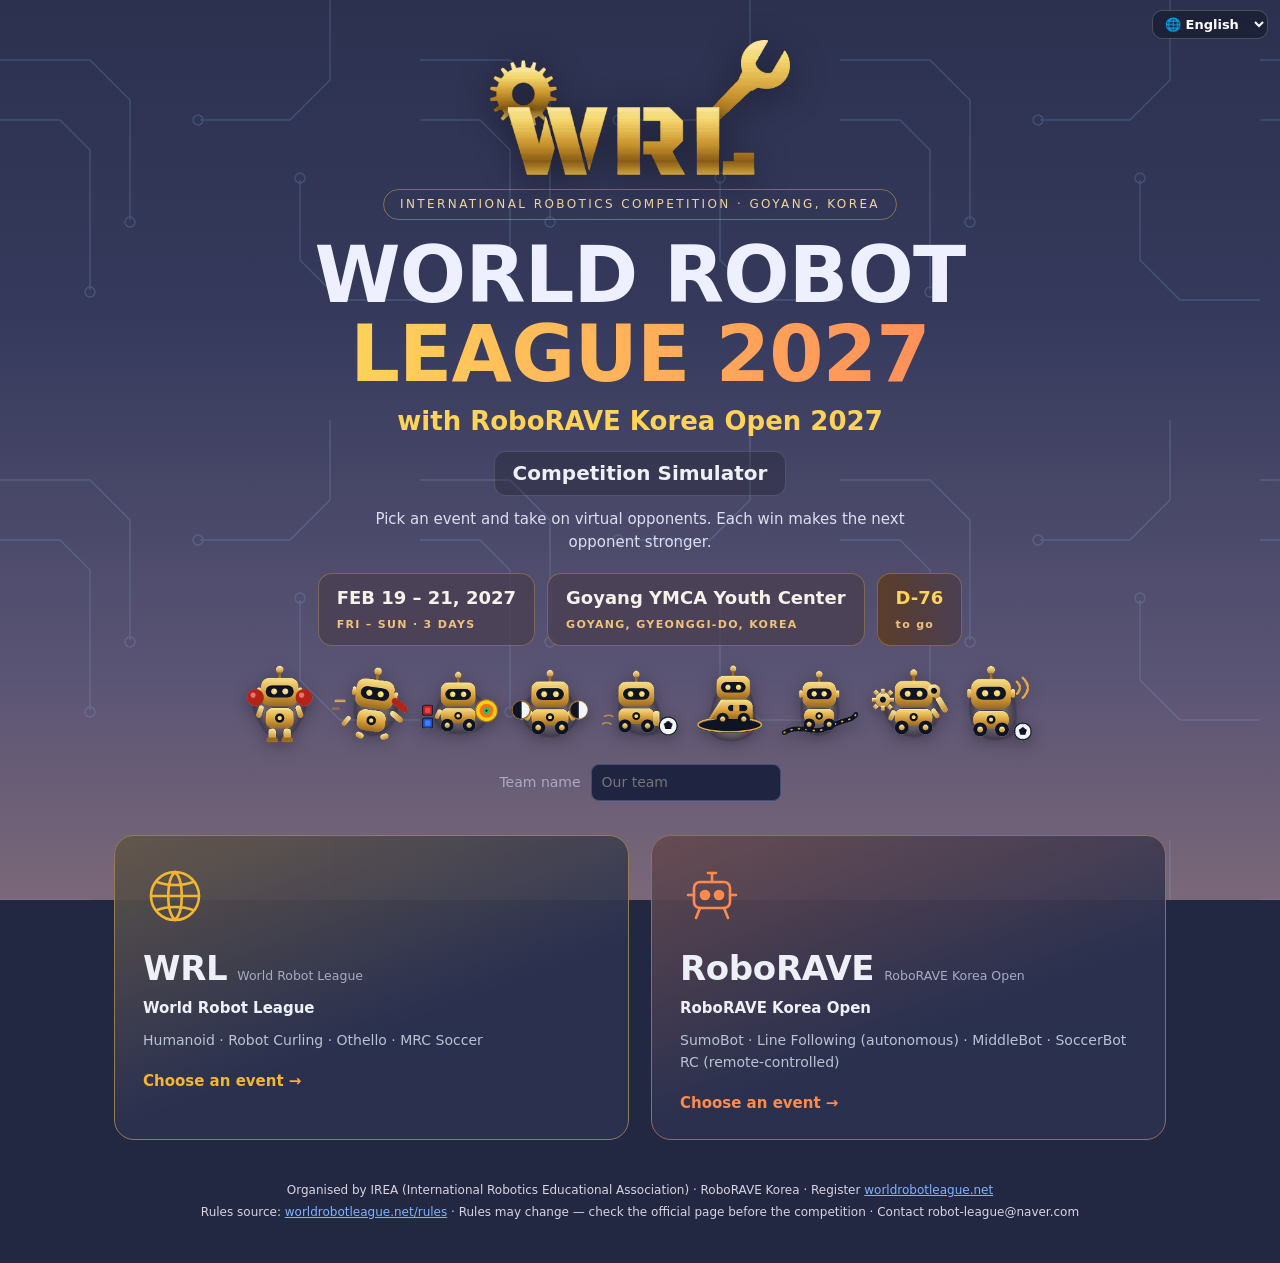
<file: index.html>
<!DOCTYPE html>
<html lang="ko">
<head>
<meta charset="utf-8">
<meta name="viewport" content="width=device-width, initial-scale=1">
<title>WRL · RoboRAVE 대회 시뮬레이터</title>
<meta name="description" content="월드로봇리그(WRL)와 로보레이브 코리아 오픈 종목을 연습하는 웹 시뮬레이터 — 가상 상대와 대진표 도전">
<link rel="icon" href="favicon.svg" type="image/svg+xml">
<link rel="stylesheet" href="css/app.css">
<script src="js/i18n.js" data-langsel></script>
</head>
<body>
<main id="app"></main>
<script type="module" src="js/app.js"></script>
</body>
</html>
</file>
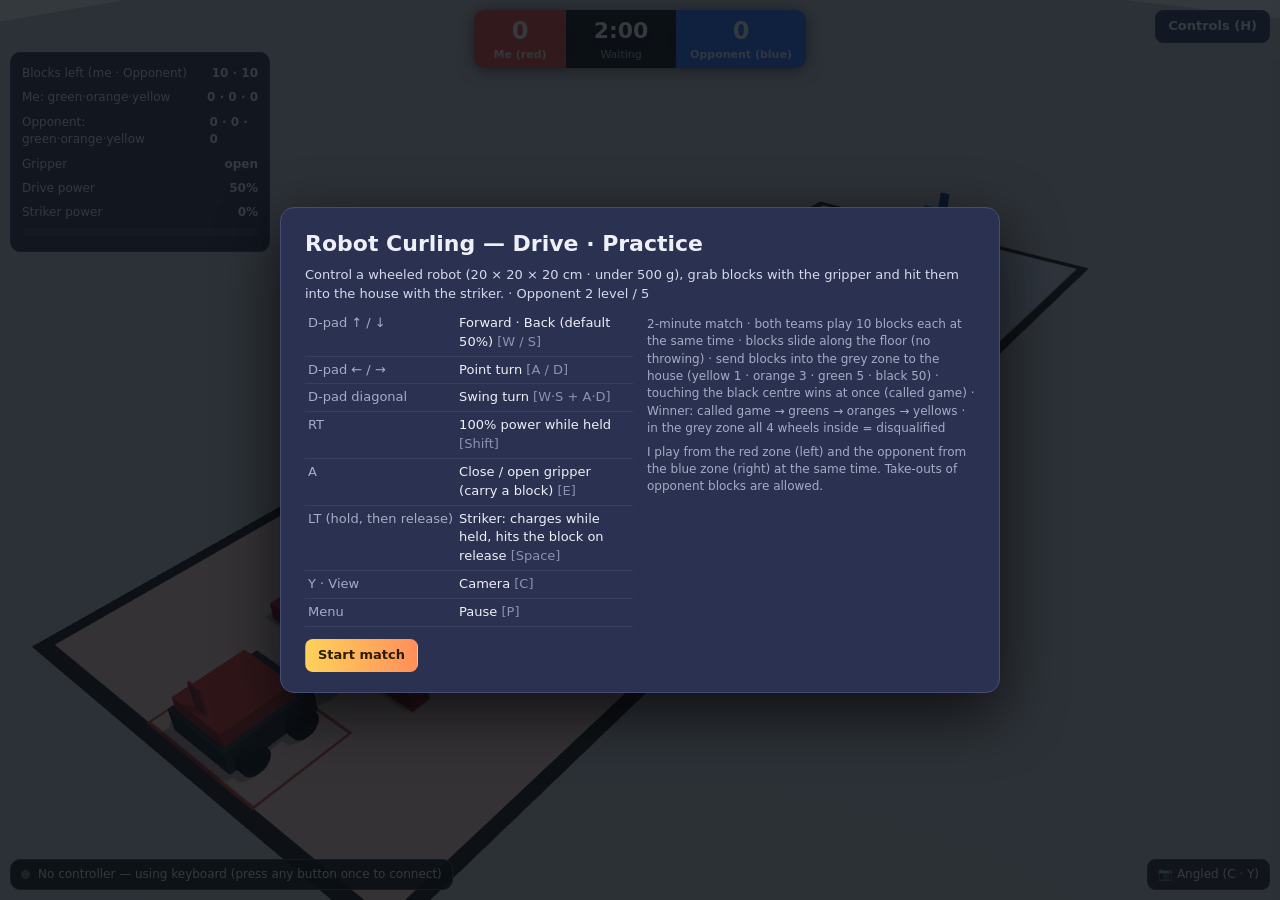
<file: games/curling/index.html>
<!DOCTYPE html>
<html lang="ko">
<head>
<meta charset="utf-8">
<meta name="viewport" content="width=device-width, initial-scale=1">
<title>로봇 컬링 — WRL</title>
<script src="../../js/i18n.js"></script>
<link rel="icon" href="../../favicon.svg" type="image/svg+xml">
<style>
:root{--bg:#1d2238;--panel:#262c47ee;--line:#454d74;--text:#eef0f8;--mute:#a7abc6;--gold:#ffd25a;--ok:#3fb950;--red:#e5483b;--blue:#2f6bff}
*{box-sizing:border-box}
html,body{margin:0;height:100%;overflow:hidden;background:var(--bg);color:var(--text);font:13px/1.45 system-ui,-apple-system,"Apple SD Gothic Neo","Malgun Gothic",sans-serif}
#view{position:absolute;inset:0;outline:none}
#view canvas{display:block;width:100%;height:100%}
.btn{background:#3a4166;color:var(--text);border:1px solid var(--line);border-radius:8px;padding:6px 12px;cursor:pointer;font:inherit;font-weight:600}
.btn:hover{background:#474f7a}
.btn.pri{background:linear-gradient(90deg,#ffd25a,#ff8f5a);color:#2a1d05;border-color:transparent}
#hud{position:absolute;top:10px;left:50%;transform:translateX(-50%);display:flex;filter:drop-shadow(0 2px 8px #0008);pointer-events:none}
#hud .tm{padding:4px 14px;font-weight:800;font-size:24px;min-width:92px;text-align:center;font-variant-numeric:tabular-nums}
#hud .tm small{display:block;font-size:11px;font-weight:600;opacity:.9;margin-top:-2px}
#hud .a{background:var(--red);border-radius:10px 0 0 10px}#hud .b{background:var(--blue);border-radius:0 10px 10px 0}
#hud .mid{background:#0d1117ee;padding:5px 16px;text-align:center;min-width:110px}
#hud .clock{font-size:22px;font-weight:800;font-variant-numeric:tabular-nums}
#hud .per{font-size:11px;color:var(--mute)}
#exit{position:absolute;left:10px;top:10px;z-index:6}
#side{position:absolute;left:10px;top:52px;width:260px;background:var(--panel);border:1px solid var(--line);border-radius:10px;padding:9px 11px;font-size:12px;pointer-events:none}
#side .row{display:flex;justify-content:space-between;gap:6px;border-top:1px solid #ffffff10;padding:3px 0}
#side .row:first-child{border-top:0}
#side .msg{margin-top:6px;color:var(--gold)}
#side .bar{height:8px;border-radius:4px;background:#ffffff18;overflow:hidden;margin-top:3px}
#side .bar i{display:block;height:100%;background:linear-gradient(90deg,#ffd25a,#ff5a3c)}
#banner{position:absolute;top:30%;left:50%;transform:translate(-50%,-50%);font-size:clamp(22px,3vw,42px);font-weight:900;text-shadow:0 3px 12px #000;pointer-events:none;text-align:center;white-space:pre-line;opacity:0;transition:opacity .2s;max-width:92%}
#banner.show{opacity:1}
#pad{position:absolute;left:10px;bottom:10px;background:#0d1117e6;border:1px solid var(--line);border-radius:10px;padding:6px 10px;font-size:12px;display:flex;gap:8px;align-items:center}
#pad i{width:9px;height:9px;border-radius:50%;background:#6e7681;display:inline-block}
#pad.on{border-color:var(--ok)} #pad.on i{background:var(--ok);box-shadow:0 0 6px var(--ok)}
#cam{position:absolute;right:10px;bottom:10px;background:#0d1117cc;border:1px solid var(--line);border-radius:8px;padding:6px 10px;font-size:12px;pointer-events:none}
#helpBtn{position:absolute;right:10px;top:10px;z-index:6}
#help{position:absolute;right:10px;top:52px;width:340px;background:var(--panel);border:1px solid var(--line);border-radius:10px;padding:10px 12px;font-size:12px;display:none;max-height:calc(100% - 110px);overflow:auto}
#help.on{display:block}
table.k{width:100%;border-collapse:collapse}
table.k td{border-bottom:1px solid #ffffff12;padding:4px 3px;vertical-align:top}
table.k td:first-child{color:var(--mute);white-space:nowrap;width:42%}
#overlay{position:absolute;inset:0;background:#0b0f14d0;display:flex;align-items:center;justify-content:center;z-index:8;padding:16px}
.card{background:#2b3150;border:1px solid var(--line);border-radius:14px;padding:20px 24px;max-width:720px;box-shadow:0 20px 60px #000a}
.card h1{margin:0 0 6px;font-size:22px}
.card p{margin:6px 0;color:#d6d9ec}
.card .note{color:var(--mute);font-size:12px}
.card .cols{display:grid;grid-template-columns:1fr 1fr;gap:14px}
.card table.res td:last-child{text-align:right;font-variant-numeric:tabular-nums}
</style>
<script type="importmap">
{"imports":{"three":"../../vendor/three/build/three.module.js","three/addons/":"../../vendor/three/examples/jsm/","cannon-es":"../../vendor/cannon-es/cannon-es.js"}}
</script>
</head>
<body>
<div id="view" tabindex="0">
  <div id="hud"><div class="tm a"><span id="sA">0</span><small>나 (빨강)</small></div><div class="mid"><div class="clock" id="clock">2:00</div><div class="per" id="per">대기</div></div><div class="tm b"><span id="sB">0</span><small>상대 (파랑)</small></div></div>
  <button class="btn" id="exit">← 나가기</button>
  <div id="side"></div>
  <div id="banner"></div>
  <div id="pad"><i></i><span id="padTxt">컨트롤러 없음 — 키보드 사용</span></div>
  <div id="cam"></div>
  <button class="btn" id="helpBtn">조작법 (H)</button>
  <div id="help"></div>
  <div id="overlay"><div class="card" id="card">불러오는 중…</div></div>
</div>
<script type="module">
import * as THREE from 'three';
import { OrbitControls } from 'three/addons/controls/OrbitControls.js';
import * as CANNON from 'cannon-es';

/* ============================================================
   로봇 컬링 (WRL) — worldrobotleague.net/rules/curling
   · 경기장 3000 × 1000 mm: 빨강 진영 740 · 회색 가운데 1400 · 파랑 진영 740 (선 30 mm), 가운데 하우스
   · 하우스: 노랑 Ø500 1점 · 주황 Ø300 3점 · 초록 Ø150 5점 · 검정 Ø30 50점 (대진표에서는 닿으면 콜드게임)
   · 블록 40 mm 정육면체 10 g, 팀마다 10개 — 출발 구역(300 × 200) 앞 100 mm에 40 mm 칸 10개로 한 줄
   · 2분, 두 팀 동시에 · 블록을 던지면 안 됨 · 회색 구역에 바퀴가 모두(휴머노이드는 두 발) 들어가면 실격
   · 디비전: 드라이브(바퀴 로봇 500 g · 20 cm 이내, 집게 · 스트라이커) / 휴머노이드(MAX-E1, 킥으로 블록 치기)
   ============================================================ */
const P = new URLSearchParams(location.search);
const EMBED = P.get('embed') === '1', MODE = P.get('mode') || 'practice';
const LEVEL = Math.max(0, Math.min(1, +(P.get('level') || 0.3)));
const DIV = P.get('div') === 'humanoid' ? 'humanoid' : 'drive';
const post = m => { if (EMBED) try { parent.postMessage(Object.assign({ source: 'wrlsim' }, m), '*'); } catch (e) {} };
const $ = s => document.querySelector(s);
const clamp = (v, a, b) => v < a ? a : v > b ? b : v;
const wrapA = a => { while (a > Math.PI) a -= 2 * Math.PI; while (a < -Math.PI) a += 2 * Math.PI; return a; };
const esc = s => String(s ?? '').replace(/[&<>"]/g, c => ({ '&': '&amp;', '<': '&lt;', '>': '&gt;', '"': '&quot;' })[c]);
const approach = (v, t, d) => v < t ? Math.min(t, v + d) : Math.max(t, v - d);

const C = {
  L: 3.0, W: 1.0, line: 0.03, inX: 1.47, inZ: 0.47, grey: 0.70, zoneLine: 0.73,
  startD: 0.20, startW: 0.30, rowX: 1.15, cell: 0.04, nBlocks: 10,
  rings: [{ r: 0.25, pts: 1, name: '노랑', col: '#ffd21f' }, { r: 0.15, pts: 3, name: '주황', col: '#ff8a2a' }, { r: 0.075, pts: 5, name: '초록', col: '#2fb344' }, { r: 0.015, pts: 50, name: '검정', col: '#111111' }],
  block: { s: 0.04, mass: 0.010, contact: 0.024 },
  mu: 0.18,            // 블록 ↔ 매트 마찰 (가정)
  time: 120, extra: 60,
};
const TEAMC = [0xd8342c, 0x2a5fe0], TEAMN = ['빨강 (나)', '파랑 (상대)'];

/* ---------------- 장면 ---------------- */
const view = $('#view');
const renderer = new THREE.WebGLRenderer({ antialias: true });
renderer.setPixelRatio(Math.min(devicePixelRatio, 2)); renderer.shadowMap.enabled = true; renderer.shadowMap.type = THREE.PCFSoftShadowMap;
view.prepend(renderer.domElement);
const scene = new THREE.Scene(); scene.background = new THREE.Color(0xeef2f8); scene.fog = new THREE.Fog(0xeef2f8, 6, 14);
const camera = new THREE.PerspectiveCamera(45, 1, 0.01, 40);
const controls = new OrbitControls(camera, renderer.domElement); controls.enabled = false;
scene.add(new THREE.HemisphereLight(0xffffff, 0x8899aa, 1.4));
const sun = new THREE.DirectionalLight(0xffffff, 1.6); sun.position.set(0.6, 3.2, 1.4); sun.castShadow = true; sun.shadow.mapSize.set(2048, 2048);
Object.assign(sun.shadow.camera, { left: -1.8, right: 1.8, top: 1.2, bottom: -1.2, near: 0.5, far: 8 }); scene.add(sun);
function resize() { const w = view.clientWidth, h = view.clientHeight; renderer.setSize(w, h, false); camera.aspect = w / h; camera.updateProjectionMatrix(); }
new ResizeObserver(resize).observe(view);
{ // 경기장 매트 (1 m = 1000 px)
  const c = document.createElement('canvas'); c.width = 3000; c.height = 1000; const g = c.getContext('2d');
  const X = x => (x + 1.5) * 1000, Z = z => (z + 0.5) * 1000;
  g.fillStyle = '#111'; g.fillRect(0, 0, 3000, 1000);
  g.fillStyle = '#f6d4d0'; g.fillRect(X(-1.47), Z(-0.47), 740, 940);
  g.fillStyle = '#d3d6dc'; g.fillRect(X(-0.70), Z(-0.47), 1400, 940);
  g.fillStyle = '#d3dcf6'; g.fillRect(X(0.73), Z(-0.47), 740, 940);
  for (const s of [-1, 1]) { // 출발 구역 · 블록 줄
    const x0 = s < 0 ? -1.47 : 1.27; g.strokeStyle = s < 0 ? '#c0392b' : '#2a5fe0'; g.lineWidth = 6; g.strokeRect(X(x0), Z(-0.15), 200, 300);
    g.fillStyle = '#ffffff99'; g.font = 'bold 34px system-ui'; g.textAlign = 'center'; g.fillText('START', X(x0 + 0.1), Z(0) + 12);
    g.strokeStyle = '#00000040'; g.lineWidth = 3; for (let i = 0; i < 10; i++) g.strokeRect(X(s * C.rowX - 0.02), Z(-0.2 + i * 0.04), 40, 40);
  }
  for (const r of C.rings) { g.fillStyle = r.col; g.beginPath(); g.arc(X(0), Z(0), r.r * 1000, 0, Math.PI * 2); g.fill(); }
  const tex = new THREE.CanvasTexture(c); tex.colorSpace = THREE.SRGBColorSpace; tex.anisotropy = 8;
  const mat = new THREE.Mesh(new THREE.PlaneGeometry(C.L, C.W), new THREE.MeshStandardMaterial({ map: tex, roughness: 0.85 }));
  mat.rotation.x = -Math.PI / 2; mat.position.y = 0.0005; mat.receiveShadow = true; scene.add(mat);
  const fl = new THREE.Mesh(new THREE.PlaneGeometry(12, 12), new THREE.MeshStandardMaterial({ color: 0xc9ced8, roughness: 1 })); fl.rotation.x = -Math.PI / 2; fl.receiveShadow = true; scene.add(fl);
}

/* ---------------- 물리 ---------------- */
const world = new CANNON.World({ gravity: new CANNON.Vec3(0, -9.81, 0) });
world.broadphase = new CANNON.SAPBroadphase(world); world.allowSleep = true; world.solver.iterations = 20;
const mFloor = new CANNON.Material('f'), mBlock = new CANNON.Material('b'), mBot = new CANNON.Material('r');
// 블록 ↔ 매트 미끄럼 마찰은 아래 slideFriction()에서 직접 계산 (cannon의 상자 접점 4개 마찰은 실제보다 몇 배 크게 나옴)
world.addContactMaterial(new CANNON.ContactMaterial(mFloor, mBlock, { friction: 0, restitution: 0.05 }));
world.addContactMaterial(new CANNON.ContactMaterial(mBlock, mBlock, { friction: 0.25, restitution: 0.45 }));
world.addContactMaterial(new CANNON.ContactMaterial(mBot, mBlock, { friction: 0.15, restitution: 0.15 }));
const floorB = new CANNON.Body({ mass: 0, material: mFloor, shape: new CANNON.Plane() }); floorB.quaternion.setFromEuler(-Math.PI / 2, 0, 0); world.addBody(floorB);

/* 블록: 40 mm 정육면체, 위아래 모서리 모따기 */
const BLOCKS = [];
const blockGeo = (() => { const s = C.block.s, c = 0.006, h = s / 2; const shp = new THREE.Shape(); shp.moveTo(-h, -h); shp.lineTo(h, -h); shp.lineTo(h, h); shp.lineTo(-h, h); shp.closePath();
  const g = new THREE.ExtrudeGeometry(shp, { depth: s - 2 * c, bevelEnabled: true, bevelThickness: c, bevelSize: 0.0001, bevelSegments: 1 }); g.translate(0, 0, -(s - 2 * c) / 2); g.rotateX(Math.PI / 2); return g; })();
function makeBlock(team, x, z) {
  const mesh = new THREE.Mesh(blockGeo, new THREE.MeshStandardMaterial({ color: TEAMC[team], roughness: 0.5 })); mesh.castShadow = true; mesh.receiveShadow = true; scene.add(mesh);
  const s = C.block.s, body = new CANNON.Body({ mass: C.block.mass, material: mBlock, shape: new CANNON.Box(new CANNON.Vec3(s / 2, s / 2, s / 2)), linearDamping: 0.01, angularDamping: 0.3 });
  body.position.set(x, s / 2 + 0.0005, z); body.sleepSpeedLimit = 0.01; body.sleepTimeLimit = 0.4; world.addBody(body);
  const b = { team, mesh, body, held: null, played: false, out: false }; BLOCKS.push(b); return b;
}
function slideFriction(dt) { // 쿨롱 마찰: 바닥에 닿은 블록의 수평 속도를 μg만큼 줄임 → 미끄러지는 거리 = v² / (2μg)
  const dv = C.mu * 9.81 * dt;
  for (const b of BLOCKS) {
    if (b.out || b.held || b.body.sleepState === CANNON.Body.SLEEPING || b.body.position.y > C.block.s / 2 + 0.004) continue;
    const v = b.body.velocity, sp = Math.hypot(v.x, v.z);
    if (sp <= dv) { v.x = 0; v.z = 0; } else { const k = (sp - dv) / sp; v.x *= k; v.z *= k; }
    const w = b.body.angularVelocity, kw = Math.max(0, 1 - 25 * dt); w.x *= kw; w.y *= kw; w.z *= kw;
  }
}
function clearBlocks() { for (const b of BLOCKS) { scene.remove(b.mesh); world.removeBody(b.body); } BLOCKS.length = 0; }

/* ---------------- 드라이브 로봇 ---------------- */
const DR = { L: 0.18, W: 0.16, H: 0.09, vmax: 0.6, wmax: 4.0, pocket: 0.06, grip: 0.10, vStrikeMin: 0.35, vStrikeMax: 3.0 };
function makeDriveMesh(team) {
  const g = new THREE.Group(), col = TEAMC[team];
  const m = (geo, c) => { const o = new THREE.Mesh(geo, new THREE.MeshStandardMaterial({ color: c, roughness: 0.55 })); o.castShadow = true; o.receiveShadow = true; return o; };
  const body = m(new THREE.BoxGeometry(DR.L, 0.05, DR.W), 0x2b2e35); body.position.y = 0.045; g.add(body);
  const top = m(new THREE.BoxGeometry(DR.L * 0.8, 0.03, DR.W * 0.85), col); top.position.set(-0.01, 0.085, 0); g.add(top);
  for (const [x, z] of [[0.05, DR.W / 2 + 0.01], [0.05, -DR.W / 2 - 0.01], [-0.05, DR.W / 2 + 0.01], [-0.05, -DR.W / 2 - 0.01]]) { const w = m(new THREE.CylinderGeometry(0.028, 0.028, 0.018, 18), 0x15161a); w.rotation.x = Math.PI / 2; w.position.set(x, 0.028, z); g.add(w); }
  const arms = []; // 집게 (폭 100 mm 이내)
  for (const s of [-1, 1]) { const a = new THREE.Group(); a.position.set(DR.L / 2, 0.02, s * DR.grip / 2); const bar = m(new THREE.BoxGeometry(0.055, 0.025, 0.008), 0xc9cdd4); bar.position.x = 0.027; a.add(bar); g.add(a); arms.push({ a, s }); }
  const striker = m(new THREE.BoxGeometry(0.012, 0.022, 0.04), 0xffcc33); striker.position.set(DR.L / 2 + 0.004, 0.02, 0); g.add(striker);
  const flag = m(new THREE.BoxGeometry(0.004, 0.06, 0.03), col); flag.position.set(-0.07, 0.13, 0); g.add(flag);
  return { g, arms, striker };
}
class Drive {
  constructor(team) {
    this.team = team; this.m = makeDriveMesh(team); scene.add(this.m.g);
    this.body = new CANNON.Body({ mass: 0, type: CANNON.Body.KINEMATIC, material: mBot });
    this.body.addShape(new CANNON.Box(new CANNON.Vec3(DR.L / 2, 0.035, DR.W / 2 + 0.02)), new CANNON.Vec3(0, 0.04, 0));
    for (const s of [-1, 1]) this.body.addShape(new CANNON.Box(new CANNON.Vec3(0.028, 0.0125, 0.004)), new CANNON.Vec3(DR.L / 2 + 0.028, 0.02, s * DR.grip / 2));
    this.body.allowSleep = false; world.addBody(this.body); // 스트라이커는 치는 순간 속도를 직접 줌 (화면에만 움직임)
    this.reset();
  }
  reset() { const s = this.team ? 1 : -1; Object.assign(this, { x: s * 1.37, z: 0, th: this.team ? Math.PI : 0, v: 0, w: 0, grip: false, held: null, charge: 0, charging: false, strikeT: 0, power: 0.5 }); this.sync(0); }
  fwd() { return [Math.cos(this.th), -Math.sin(this.th)]; }
  local(lx, lz) { const c = Math.cos(this.th), s = Math.sin(this.th); return [this.x + lx * c + lz * s, this.z - lx * s + lz * c]; }
  toLocal(x, z) { const c = Math.cos(this.th), s = Math.sin(this.th), dx = x - this.x, dz = z - this.z; return [dx * c - dz * s, dx * s + dz * c]; }
  inPocket(b) { const [lx, lz] = this.toLocal(b.body.position.x, b.body.position.z); return lx > DR.L / 2 && lx < DR.L / 2 + C.block.s / 2 + DR.pocket && Math.abs(lz) < DR.grip / 2 - 0.004 && b.body.position.y < 0.04; }
  pocketBlock() { // 집게 사이에 블록이 둘이면 가운데(스트라이커 앞)에 가까운 것
    let best = null, bz = 9; for (const b of BLOCKS) { if (b.out || b.held || !this.inPocket(b)) continue; const lz = Math.abs(this.toLocal(b.body.position.x, b.body.position.z)[1]); if (lz < bz) { bz = lz; best = b; } } return best; }
  // 바퀴 제어 (조종 시뮬레이터와 같은 D패드 방식): 좌/우 바퀴 목표(−1 ~ 1)
  drive(l, r, dt) {
    const vL = l * DR.vmax, vR = r * DR.vmax, tv = (vL + vR) / 2, tw = (vR - vL) / DR.W * 0.9;
    const acc = (tv === 0 && tw === 0) ? 12 : 4;
    this.v = approach(this.v, tv, acc * dt); this.w = approach(this.w, tw, acc * 6 * dt);
    const f = this.fwd(); let nx = this.x + f[0] * this.v * dt, nz = this.z + f[1] * this.v * dt; const nth = wrapA(this.th + this.w * dt);
    nx = clamp(nx, -C.inX + 0.09, C.inX - 0.09); nz = clamp(nz, -C.inZ + 0.09, C.inZ - 0.09);
    this.vel = [(nx - this.x) / dt, (nz - this.z) / dt, this.w];
    this.x = nx; this.z = nz; this.th = nth;
  }
  setGrip(on) {
    if (on === this.grip) return; this.grip = on;
    if (on) { const b = this.pocketBlock(); if (b) { this.held = b; b.held = this; b.body.type = CANNON.Body.KINEMATIC; b.body.velocity.setZero(); b.body.angularVelocity.setZero(); } }
    else this.release(0);
  }
  release(v) {
    const b = this.held || this.pocketBlock(); this.held = null; if (!b) return null;
    b.held = null; b.body.type = CANNON.Body.DYNAMIC; b.body.mass = C.block.mass; b.body.updateMassProperties();
    const f = this.fwd(); b.body.velocity.set(f[0] * v + (this.vel ? this.vel[0] : 0) * 0.5, 0, f[1] * v + (this.vel ? this.vel[1] : 0) * 0.5); b.body.angularVelocity.setZero(); b.body.wakeUp();
    return b;
  }
  strike() { // 스트라이커: 모은 힘만큼 블록을 앞으로 (던지기가 아닌 바닥을 미끄러지게)
    const v = DR.vStrikeMin + (DR.vStrikeMax - DR.vStrikeMin) * this.charge; this.charge = 0; this.charging = false; this.strikeT = 0.18;
    const b = this.release(v); if (b) { b.played = b.played || false; beep(320 + v * 120, 0.08, 0.05, 'square'); } else beep(200, 0.05, 0.03);
    this.grip = false; return b;
  }
  step(dt) {
    if (this.charging) this.charge = Math.min(1, this.charge + dt / 1.2);
    if (this.strikeT > 0) this.strikeT -= dt;
    if (this.held) { // 집은 블록은 집게 사이에
      const [px, pz] = this.local(DR.L / 2 + C.block.s / 2 + 0.006, 0), b = this.held.body, op = b.position.clone();
      b.position.set(px, C.block.s / 2 + 0.0005, pz); b.quaternion.setFromEuler(0, this.th, 0); b.velocity.set((px - op.x) / dt, 0, (pz - op.z) / dt);
    }
    this.sync(dt);
  }
  sync(dt) {
    this.m.g.position.set(this.x, 0, this.z); this.m.g.rotation.y = this.th;
    for (const { a, s } of this.m.arms) a.rotation.y = s * (this.grip ? 0.18 : -0.25);
    const ext = this.strikeT > 0 ? 0.03 : this.charging ? -0.012 * this.charge : 0; this.m.striker.position.x = DR.L / 2 + 0.004 + ext;
    this.body.position.set(this.x, 0, this.z); this.body.quaternion.setFromEuler(0, this.th, 0);
    if (this.vel) { this.body.velocity.set(this.vel[0], 0, this.vel[1]); this.body.angularVelocity.set(0, this.vel[2], 0); }
  }
  wheels() { return [[0.05, 0.09], [0.05, -0.09], [-0.05, 0.09], [-0.05, -0.09]].map(([a, b]) => this.local(a, b)); }
  allInGrey() { return this.wheels().every(([x]) => Math.abs(x) < C.grey); }
}

/* ---------------- 휴머노이드 (MAX-E1) ---------------- */
let HB = null;
if (DIV === 'humanoid') HB = await import('../humanoid/maxe1.js');
const KICK = { vMin: 0.6, vMax: 2.8, lx: 0.112, lz: 0.05 }; // 킥: RB/LB를 누르고 있는 동안 힘을 모으고 떼면 참 · 차는 발끝 앞 블록 자리(로컬)
class Humanoid {
  constructor(team) {
    this.team = team; const s = team ? 1 : -1;
    this.bot = new HB.Bot(team ? 0 : 1, { name: team ? '상대' : '나', scene, groundY: 0, x: s * 1.37, z: 0, th: team ? Math.PI : 0 });
    this.body = new CANNON.Body({ mass: 0, type: CANNON.Body.KINEMATIC, material: mBot, shape: new CANNON.Cylinder(0.055, 0.055, 0.3, 12) }); world.addBody(this.body);
    this.feet = ['Rf', 'Lf'].map(k => { const b = new CANNON.Body({ mass: 0, type: CANNON.Body.KINEMATIC, material: mBot, shape: new CANNON.Sphere(0.016) }); b.allowSleep = false; world.addBody(b); return { k, b }; });
    this.body.allowSleep = false;
    this.reset();
  }
  reset() { const s = this.team ? 1 : -1; this.bot.reset(s * 1.37, 0, this.team ? Math.PI : 0); this.kickPow = 1; this.kickDone = false; this.charge = 0; this.charging = null; this.sync(1 / 60); }
  get x() { return this.bot.x; } get z() { return this.bot.z; } get th() { return this.bot.th; }
  fwd() { return this.bot.fwd(); }
  step(dt) {
    const b = this.bot; b.step(dt);
    b.x = clamp(b.x, -C.inX + 0.06, C.inX - 0.06); b.z = clamp(b.z, -C.inZ + 0.06, C.inZ - 0.06);
    // 킥: 차는 발끝이 블록에 닿으면 앞으로 미끄러지게
    const m = b.mot;
    if (m && m.kind === 'atk' && HB.ATK[m.idx] && HB.ATK[m.idx].kick && !this.kickDone) {
      const A = HB.ATK[m.idx], p = b.progress;
      if (p > A.win[0] && p < A.win[1]) {
        const toe = b.limb(A.limb), c = Math.cos(b.th), s = Math.sin(b.th), loc = (x, z) => [(x - b.x) * c - (z - b.z) * s, (x - b.x) * s + (z - b.z) * c], [tx, tz] = loc(toe.x, toe.z);
        let hit = null, hz = 9;
        for (const bl of BLOCKS) {
          if (bl.out || bl.held) continue; const q = bl.body.position, [qx, qz] = loc(q.x, q.z);
          // 발끝이 앞으로 뻗으며 쓸고 지나가는 자리: 블록 뒷면이 발끝 앞 1.2 cm 안 · 옆으로 발 폭 안 (여럿이면 발끝 정면에 가까운 블록)
          if (qx - C.block.s / 2 < tx + 0.012 && qx > tx - 0.03 && Math.abs(qz - tz) < 0.035 && toe.y < 0.07 && Math.abs(qz - tz) < hz) { hit = bl; hz = Math.abs(qz - tz); }
        }
        if (hit) {
          const f = this.fwd(), v = (KICK.vMin + (KICK.vMax - KICK.vMin) * this.kickPow) * (0.97 + Math.random() * 0.06);
          hit.body.velocity.set(f[0] * v, 0, f[1] * v); hit.body.angularVelocity.setZero(); hit.body.wakeUp(); this.kickDone = true; beep(300 + v * 100, 0.08, 0.05);
        }
      }
    }
    if (!m || m.kind !== 'atk') this.kickDone = false;
    if (this.charging) this.charge = Math.min(1, this.charge + dt / 1.2);
    this.sync(dt);
  }
  kick(idx, pow) { if (this.bot.attack(idx)) { this.kickPow = pow; this.kickDone = false; beep(500, 0.04, 0.03); } this.charge = 0; this.charging = null; }
  sync(dt) {
    const b = this.bot; b.sync();
    const op = this.body.position.clone(); this.body.position.set(b.x, 0.15, b.z); this.body.velocity.set((b.x - op.x) / dt, 0, (b.z - op.z) / dt);
    const kickFoot = b.mot && b.mot.kind === 'atk' && HB.ATK[b.mot.idx] && HB.ATK[b.mot.idx].limb;
    for (const f of this.feet) { f.b.collisionResponse = f.k !== kickFoot; const p = b.limb(f.k), o = f.b.position.clone(); f.b.position.set(p.x, Math.max(0.017, p.y), p.z); f.b.velocity.set((p.x - o.x) / dt, 0, (p.z - o.z) / dt); }
  }
  allInGrey() { const b = this.bot, pts = ['Rt', 'Re', 'Lt', 'Le'].map(k => b.limb(k)); return pts.every(p => Math.abs(p.x) < C.grey); }
}

/* ---------------- 입력 ---------------- */
const KEY = new Set(); const EDGE = [];
addEventListener('keydown', e => { if (!KEY.has(e.code)) keyEdge(e.code, true); KEY.add(e.code); if (['Space', 'ArrowUp', 'ArrowDown', 'ArrowLeft', 'ArrowRight'].includes(e.code)) e.preventDefault(); });
addEventListener('keyup', e => { KEY.delete(e.code); keyEdge(e.code, false); }); addEventListener('blur', () => KEY.clear());
function keyEdge(c, down) {
  if (!down) return;
  const map = { KeyE: 'A', KeyO: 'RB', KeyL: 'LB' }; if (map[c]) EDGE.push(map[c]);
  if (c === 'KeyC') cycleCam(); if (c === 'KeyP') togglePause(); if (c === 'KeyH') $('#help').classList.toggle('on');
}
let padPrev = [];
const getPad = () => { const ps = navigator.getGamepads ? [...navigator.getGamepads()].filter(Boolean) : []; return ps[0] || null; };
function readInput() {
  const IN = { up: 0, dn: 0, lf: 0, rg: 0, lt: 0, rt: 0, rb: 0, lb: 0, pad: false, edges: EDGE.splice(0) };
  const p = getPad();
  if (p) {
    IN.pad = true; const B = i => !!(p.buttons[i] && (p.buttons[i].pressed || p.buttons[i].value > 0.5));
    IN.up = B(12); IN.dn = B(13); IN.lf = B(14); IN.rg = B(15); IN.lt = (p.buttons[6] || {}).value || 0; IN.rt = (p.buttons[7] || {}).value || 0; IN.rb = B(5); IN.lb = B(4);
    const now = p.buttons.map(b => b.pressed), e = i => now[i] && !padPrev[i];
    if (e(0)) IN.edges.push('A'); if (e(5)) IN.edges.push('RB'); if (e(4)) IN.edges.push('LB'); if (e(3) || e(8)) cycleCam(); if (e(9)) togglePause();
    padPrev = now;
  }
  const k = c => KEY.has(c);
  if (k('KeyW')) IN.up = 1; if (k('KeyS')) IN.dn = 1; if (k('KeyA')) IN.lf = 1; if (k('KeyD')) IN.rg = 1;
  if (k('ShiftLeft') || k('ShiftRight')) IN.rt = 1;
  if (k('KeyO')) IN.rb = 1; if (k('KeyL')) IN.lb = 1;
  if (DIV === 'drive') { if (k('Space')) IN.lt = 1; } else { if (k('KeyQ')) { IN.lt = 1; IN.lf = 1; } if (k('KeyZ')) { IN.lt = 1; IN.rg = 1; } }
  return IN;
}
// 드라이브: 조종 시뮬레이터(MRC)와 같은 D패드 매핑 · LT는 누르는 동안 스트라이커 힘 모으기 → 떼면 치기 · A 집게
function controlDrive(r, IN, dt) {
  const pw = IN.pw || (0.5 + 0.5 * clamp(IN.rt, 0, 1)); r.power = pw;
  let l = 0, rr = 0;
  if (IN.up && IN.rg) { l = 1; rr = 0.5; } else if (IN.up && IN.lf) { l = 0.5; rr = 1; } else if (IN.dn && IN.rg) { l = -1; rr = -0.5; } else if (IN.dn && IN.lf) { l = -0.5; rr = -1; }
  else if (IN.up) { l = rr = 1; } else if (IN.dn) { l = rr = -1; } else if (IN.rg) { l = 1; rr = -1; } else if (IN.lf) { l = -1; rr = 1; }
  if (!(IN.up && (IN.lf || IN.rg)) && !(IN.dn && (IN.lf || IN.rg))) { l *= pw; rr *= pw; }
  r.drive(l, rr, dt);
  const lt = IN.lt > 0.5;
  if (lt && !r.charging && !r.ltWas) { r.charging = true; r.charge = 0; }
  if (!lt && r.charging) r.strike();
  r.ltWas = lt;
  for (const e of IN.edges) if (e === 'A') r.setGrip(!r.grip);
}
// 휴머노이드: 배틀과 같은 걷기·옆걸음·돌기 · RB/LB 킥 (RT를 누른 채 차면 세게)
function controlHumanoid(h, IN) {
  const b = h.bot;
  // RB/LB: 누르고 있으면 힘 모으기 → 떼면 킥 (오른발 121 · 왼발 120)
  if (!h.charging && !b.fallen && !b.busy) { if (IN.rb) h.charging = 'R'; else if (IN.lb) h.charging = 'L'; if (h.charging) { h.charge = 0; b.stopWalk(); } }
  if (h.charging === 'R' && !IN.rb) h.kick(121, h.charge); else if (h.charging === 'L' && !IN.lb) h.kick(120, h.charge);
  if (h.charging) return;
  if (b.fallen) { if (!b.getup && b.fallT > 1.0) b.standUp(); return; }
  if (b.busy) return;
  const fast = IN.rt > 0.5 && false, fwd = (IN.up ? 1 : 0) - (IN.dn ? 1 : 0), side = (IN.rg ? 1 : 0) - (IN.lf ? 1 : 0);
  if (fwd && !side) { b.walkCtl(fwd, fast); return; }
  b.stopWalk(); if (b.walk) return;
  if (fwd && side) b.repeatMove(fwd > 0 ? (side > 0 ? 136 : 137) : (side > 0 ? 138 : 139));
  else if (side && IN.lt > 0.5) b.repeatMove(side > 0 ? 133 : 132);
  else if (side) b.repeatMove(side > 0 ? 140 : 141);
}

/* ---------------- 가상 상대 ---------------- */
const AIP = (() => { const s = LEVEL; return { speed: 0.55 + 0.45 * s, aim: (7 - 6 * s) * Math.PI / 180, pow: 0.22 - 0.18 * s, takeout: s > 0.4 ? 0.15 + 0.5 * (s - 0.4) : 0, pause: 1.1 - 0.8 * s, lat: 0.03 - 0.025 * s }; })();
const AI = { st: 'pick', blk: null, tgt: null, t: 0, wait: 0 };
const houseD = b => Math.hypot(b.body.position.x, b.body.position.z);
function aiChoose(r) {
  const mine = BLOCKS.filter(b => b.team === r.team && !b.played && !b.out && !b.held && Math.abs(b.body.position.x) > C.zoneLine);
  if (!mine.length) return null;
  // 로봇에서 가까운 블록부터
  mine.sort((a, b) => Math.hypot(a.body.position.x - r.x, a.body.position.z - r.z) - Math.hypot(b.body.position.x - r.x, b.body.position.z - r.z));
  const blk = mine[0];
  let tgt = { x: (Math.random() * 2 - 1) * 0.02, z: (Math.random() * 2 - 1) * 0.02, extra: 0, take: false };
  // 테이크아웃: 상대 블록이 하우스 안쪽에 있고 내 블록이 그보다 멀면
  const foe = BLOCKS.filter(b => b.team !== r.team && !b.out && houseD(b) < 0.16).sort((a, b) => houseD(a) - houseD(b))[0];
  const myBest = BLOCKS.filter(b => b.team === r.team && !b.out && b.played).map(houseD).sort((a, b) => a - b)[0] ?? 9;
  if (foe && houseD(foe) < myBest && Math.random() < AIP.takeout) tgt = { x: foe.body.position.x, z: foe.body.position.z, extra: 0.25, take: true };
  else { // 가는 길에 멈춘 블록이 있으면 옆으로 비켜 겨눔 (초록 · 주황 안쪽)
    const bx = blk.body.position.x, bz = blk.body.position.z;
    const clear = (tx, tz) => BLOCKS.every(o => { if (o === blk || o.out || o.held) return true; const px = o.body.position.x - bx, pz = o.body.position.z - bz, dx = tx - bx, dz = tz - bz, L2 = dx * dx + dz * dz, t = (px * dx + pz * dz) / L2; if (t < 0.05 || t > 1.1) return true; return Math.hypot(px - t * dx, pz - t * dz) > 0.045; });
    if (!clear(tgt.x, tgt.z)) for (const oz of [0.05, -0.05, 0.1, -0.1]) if (clear(0, oz)) { tgt = { x: 0, z: oz, extra: 0, take: false }; break; }
  }
  return { blk, tgt };
}
function aiDrive(r, dt) {
  AI.t += dt;
  const IN = { up: 0, dn: 0, lf: 0, rg: 0, lt: 0, rt: 0, edges: [] };
  const goTo = (tx, tz, slow) => { // 차동 구동 조향: 크게 틀어져 있으면 제자리 회전
    const e = wrapA(Math.atan2(-(tz - r.z), tx - r.x) - r.th), d = Math.hypot(tx - r.x, tz - r.z);
    if (Math.abs(e) > 0.35) { if (e > 0) IN.lf = 1; else IN.rg = 1; } else { IN.up = 1; if (e > 0.06) IN.lf = 1; else if (e < -0.06) IN.rg = 1; }
    IN.rt = slow ? 0 : AIP.speed > 0.75 ? 1 : 0; return d;
  };
  if (AI.wait > 0) { AI.wait -= dt; controlDrive(r, IN, dt); return; }
  if (AI.st === 'pick') {
    const c = aiChoose(r); if (!c) { controlDrive(r, IN, dt); return; }
    AI.blk = c.blk; AI.tgt = c.tgt; AI.st = 'behind'; AI.t = 0;
  }
  const b = AI.blk; if (!b || b.out || b.played) { AI.st = 'pick'; AI.blk = null; controlDrive(r, IN, dt); return; }
  const bx = b.body.position.x, bz = b.body.position.z, dx = AI.tgt.x - bx, dz = AI.tgt.z - bz, dl = Math.hypot(dx, dz), ux = dx / dl, uz = dz / dl;
  const aimTh = Math.atan2(-uz, ux);
  if (AI.st === 'behind') { // 블록 뒤(쏘는 방향 반대쪽)로
    const d = goTo(bx - ux * 0.2, bz - uz * 0.2, false);
    if (d < 0.05) IN.pw = 0.3; // 가까우면 천천히
    if (d < 0.015) { AI.st = 'align'; AI.t = 0; }
    if (AI.t > 8) { AI.st = 'pick'; b.played = true; } // 막히면 그 블록은 건너뜀
  } else if (AI.st === 'align') { // 겨누기 (실력만큼 오차)
    if (!AI.aimErr && AI.aimErr !== 0) AI.aimErr = (Math.random() * 2 - 1) * AIP.aim;
    // 블록이 로봇 가운데(집게 사이)에 오도록 블록 쪽을 바라봄
    const bear = Math.atan2(-(bz - r.z), bx - r.x), e = wrapA(bear - r.th);
    if (Math.abs(e) > 0.025) { IN.pw = 0.3; if (e > 0) IN.lf = 1; else IN.rg = 1; } else { AI.st = 'push'; AI.t = 0; }
    if (AI.t > 3) { AI.st = 'push'; AI.t = 0; }
  } else if (AI.st === 'push') { // 천천히 다가가 집게 사이에 넣기
    IN.up = 1; IN.pw = 0.3; { const e = wrapA(Math.atan2(-(bz - r.z), bx - r.x) - r.th); if (Math.hypot(bx - r.x, bz - r.z) > 0.13) { if (e > 0.04) IN.lf = 1; else if (e < -0.04) IN.rg = 1; } }
    if (r.inPocket(b) && r.toLocal(bx, bz)[0] < DR.L / 2 + C.block.s / 2 + 0.03) { r.v = 0; r.w = 0; r.setGrip(true); if (r.held === b) { AI.st = 'reverse'; AI.t = 0; } else r.setGrip(false); }
    if (AI.t > 1.6) { AI.st = 'behind'; AI.t = 0; }
  } else if (AI.st === 'reverse') { // 집게로 잡고 줄에서 빠져나옴 (옆 블록은 두고)
    IN.dn = 1; IN.pw = 0.4; if (AI.t > 0.45) { AI.st = 'carry'; AI.t = 0; }
  } else if (AI.st === 'carry') { // 쏘는 자리로 옮김
    const s = r.team ? 1 : -1, lx = s * 0.98, lz = clamp(AI.lz ?? (AI.lz = clamp(bz, -0.2, 0.2) * 0.5), -0.2, 0.2);
    const d = goTo(lx, lz, true); IN.pw = d < 0.08 ? 0.3 : 0.5;
    if (d < 0.03 || AI.t > 8) { AI.st = 'aim'; AI.t = 0; AI.lz = undefined; }
  } else if (AI.st === 'aim') { // 하우스 쪽으로 겨누기 (실력만큼 오차)
    const e = wrapA(aimTh + AI.aimErr - r.th);
    if (Math.abs(e) > 0.02 && AI.t < 3) { IN.pw = 0.3; if (e > 0) IN.lf = 1; else IN.rg = 1; }
    else { // 거리만큼 힘을 한 번 정함: v = √(2μgd) × (1 ± 오차)
      const vNeed = Math.sqrt(2 * C.mu * 9.81 * (dl + AI.tgt.extra)) * (1 + (Math.random() * 2 - 1) * AIP.pow) * (AI.tgt.take ? 1.25 : 1.0);
      AI.want = clamp((vNeed - DR.vStrikeMin) / (DR.vStrikeMax - DR.vStrikeMin), 0, 1);
      AI.st = 'shoot'; AI.t = 0; r.v = 0; r.w = 0; r.charging = true; r.charge = 0; r.ltWas = true; controlDriveKeepCharge(r, dt); return;
    }
  } else if (AI.st === 'shoot') { // 힘 모으고 치기
    if (r.charge >= AI.want) { r.strike(); b.played = true; AI.st = 'back'; AI.t = 0; AI.aimErr = undefined; AI.wait = 0; }
    else { r.charging = true; controlDriveKeepCharge(r, dt); return; }
  } else if (AI.st === 'back') { IN.dn = 1; if (AI.t > 0.6) { AI.st = 'pick'; AI.wait = AIP.pause; } }
  aiGuard(r, IN); controlDrive(r, IN, dt);
}
function aiGuard(r, IN) { // 가상 상대는 회색 구역 앞에서 멈춤
  const s = r.team ? 1 : -1, f = r.fwd(), front = Math.min(...r.wheels().map(([x]) => s * x));
  if (front < C.grey + 0.06 && IN.up && f[0] * s < 0) { IN.up = 0; IN.lf = IN.rg = 0; }
}
function controlDriveKeepCharge(r, dt) { r.drive(0, 0, dt); r.ltWas = true; }
function aiHumanoid(h, dt) { // 블록 뒤로 걸어가 겨누고 → 블록이 오른발 앞(로컬 x 12.5 cm · z 5 cm)에 오게 맞춘 뒤 → 거리만큼 힘을 모아 오른발 킥
  AI.t += dt; const b = h.bot; const IN = { up: 0, dn: 0, lf: 0, rg: 0, lt: 0, rt: 0, rb: 0, lb: 0, edges: [] };
  if (h.charging) { IN.rb = h.charge < AI.want ? 1 : 0; controlHumanoid(h, IN); return; }
  if (b.busy || b.fallen) { controlHumanoid(h, IN); return; }
  if (AI.wait > 0) { AI.wait -= dt; controlHumanoid(h, IN); return; }
  if (AI.st === 'pick' || !AI.blk || AI.blk.out || AI.blk.played) { const c = aiChoose(h); if (!c) { controlHumanoid(h, IN); return; } AI.blk = c.blk; AI.tgt = c.tgt; AI.st = 'go'; AI.t = 0; AI.aimErr = (Math.random() * 2 - 1) * AIP.aim; }
  const bl = AI.blk, bx = bl.body.position.x, bz = bl.body.position.z, dl = Math.hypot(AI.tgt.x - bx, AI.tgt.z - bz);
  const aimTh = Math.atan2(-(AI.tgt.z - bz), AI.tgt.x - bx) + AI.aimErr, c = Math.cos(aimTh), s = Math.sin(aimTh);
  const px = bx - (KICK.lx * c + KICK.lz * s), pz = bz - (-KICK.lx * s + KICK.lz * c); // 킥 자리
  const sx = px - c * 0.10, sz = pz + s * 0.10;                                           // 그보다 10 cm 뒤 (다가갈 자리)
  const turnTo = (th, tol) => { const e = wrapA(th - b.th); if (Math.abs(e) > tol) { if (e > 0) IN.lf = 1; else IN.rg = 1; return false; } return true; };
  if (AI.st === 'go') {
    const d = Math.hypot(sx - b.x, sz - b.z);
    if (d > 0.04) { if (turnTo(Math.atan2(-(sz - b.z), sx - b.x), 0.25)) IN.up = 1; } else AI.st = 'aim';
    if (AI.t > 30) { bl.played = true; AI.st = 'pick'; }
  } else if (AI.st === 'aim') {
    // 걷기 · 돌기 · 옆걸음은 한 번에 8 cm · 18° · 5 cm씩 움직이므로, 맞는 자리에 오면 동작을 끊고 차렷(101)으로
    const cc = Math.cos(b.th), ss = Math.sin(b.th), lx = (bx - b.x) * cc - (bz - b.z) * ss, lz = (bx - b.x) * ss + (bz - b.z) * cc, eh = wrapA(aimTh - b.th);
    const mi = b.mot ? b.mot.idx : 0, cut = () => { b.walk = null; b.play(101); };
    if ((mi === 140 || mi === 141) && Math.abs(eh) < 0.025) cut();
    else if ((mi === 132 || mi === 133) && Math.abs(lz - KICK.lz) < 0.01) cut();
    else if (mi >= 150 && mi <= 154 && lx <= KICK.lx + 0.015) cut();
    else if (mi >= 155 && mi <= 159 && lx >= KICK.lx - 0.005) cut();
    if (b.walk || (b.mot && b.mot.idx !== 101)) { /* 동작 중 */ }
    else if (turnTo(aimTh, 0.03)) { // 블록을 로컬 좌표로 보고 앞뒤 · 옆 맞추기
      if (lz - KICK.lz > 0.022) { IN.lt = 1; IN.rg = 1; } else if (lz - KICK.lz < -0.022) { IN.lt = 1; IN.lf = 1; }
      else if (lx > KICK.lx + 0.022) IN.up = 1; else if (lx < KICK.lx - 0.022) IN.dn = 1;
      else { // 거리만큼 힘: v = √(2μgd) × (1 ± 오차)
        const v = Math.sqrt(2 * C.mu * 9.81 * (dl + AI.tgt.extra)) * (1 + (Math.random() * 2 - 1) * AIP.pow) * (AI.tgt.take ? 1.25 : 1);
        AI.want = clamp((v - KICK.vMin) / (KICK.vMax - KICK.vMin), 0, 1); IN.rb = 1; bl.played = true; AI.st = 'pick'; AI.wait = AIP.pause + 0.8;
      }
    }
    if (AI.t > 15) { bl.played = true; AI.st = 'pick'; } // 못 맞추면 다른 블록으로
  }
  controlHumanoid(h, IN);
}

/* ---------------- 경기 ---------------- */
const robots = DIV === 'drive' ? [new Drive(0), new Drive(1)] : [new Humanoid(0), new Humanoid(1)];
const me = robots[0], op = robots[1];
const G = { phase: 'idle', clock: C.time, t: 0, paused: false, called: -1, result: null, dq: -1, endT: 0, why: '' };
let AC = null; function beep(f = 900, d = 0.08, v = 0.05, type = 'square') { try { AC = AC || new AudioContext(); const o = AC.createOscillator(), g = AC.createGain(); o.type = type; o.frequency.value = f; g.gain.value = v; o.connect(g); g.connect(AC.destination); o.start(); g.gain.exponentialRampToValueAtTime(0.0001, AC.currentTime + d); o.stop(AC.currentTime + d); } catch (e) {} }
function banner(t, d = 1.6) { const el = $('#banner'); el.textContent = t; el.classList.add('show'); clearTimeout(banner.t); banner.t = setTimeout(() => el.classList.remove('show'), d * 1000); }
function setup() {
  clearBlocks();
  for (const team of [0, 1]) { const s = team ? 1 : -1; for (let i = 0; i < C.nBlocks; i++) makeBlock(team, s * C.rowX, -0.18 + i * 0.04); }
  for (const r of robots) r.reset();
  Object.assign(AI, { st: 'pick', blk: null, tgt: null, t: 0, wait: 1.2 - LEVEL * 0.6, aimErr: undefined });
  Object.assign(G, { phase: 'count', clock: C.time, t: 0, called: -1, result: null, dq: -1, endT: 0, why: '' });
  banner('3', 0.8); beep(600, 0.1);
}
function score() {
  const out = [{ g: 0, o: 0, y: 0, c: 0, pts: 0, left: 0 }, { g: 0, o: 0, y: 0, c: 0, pts: 0, left: 0 }];
  for (const b of BLOCKS) {
    const S = out[b.team];
    if (!b.played && !b.out) S.left++;
    if (b.out || b.held || b.body.position.y > 0.03) continue;
    const d = Math.hypot(b.body.position.x, b.body.position.z) - C.block.contact / 2; // 선에 걸치면 높은 구역
    if (d <= 0.015) { S.c++; S.pts += 50; } else if (d <= 0.075) { S.g++; S.pts += 5; } else if (d <= 0.15) { S.o++; S.pts += 3; } else if (d <= 0.25) { S.y++; S.pts += 1; }
  }
  return out;
}
function decide(sc) {
  if (G.dq >= 0) return [1 - G.dq, `${TEAMN[G.dq]} 실격 — 회색 구역 진입`];
  if (G.called >= 0) return [G.called, '콜드게임 — 검정 중심에 닿음'];
  for (const [k, n] of [['g', '초록'], ['o', '주황'], ['y', '노랑']]) if (sc[0][k] !== sc[1][k]) return [sc[0][k] > sc[1][k] ? 0 : 1, `${n} 구역 블록 수 ${sc[0][k]} : ${sc[1][k]}`];
  return [-1, '하우스 블록 수가 같음'];
}
function finish(why) {
  if (G.phase === 'end' || G.phase === 'settle') return; G.phase = 'settle'; G.endT = 0; G.why = why;
  for (const r of robots) if (r.held) r.release(0);
  banner(why, 1.6);
}
function finalize() {
  G.phase = 'end'; const sc = score(), [w, why] = decide(sc); G.result = { w, why, sc };
  const res = w < 0 ? 'draw' : w === 0 ? 'win' : 'loss';
  banner((res === 'win' ? '승리!' : res === 'loss' ? '패배' : '무승부') + '\n' + why, 4);
  const detail = `로봇 컬링 · ${why} · 나 초록 ${sc[0].g}·주황 ${sc[0].o}·노랑 ${sc[0].y} / 상대 초록 ${sc[1].g}·주황 ${sc[1].o}·노랑 ${sc[1].y}`;
  setTimeout(() => { post({ type: 'wrlsim:result', result: res, score: [sc[0].pts, sc[1].pts], detail }); if (!EMBED) showEnd(res, sc, why); }, 2600);
}
function togglePause() { if (G.phase === 'play' || G.phase === 'count') { G.paused = !G.paused; banner(G.paused ? '일시정지' : '재개', 0.8); } }

const DT = 1 / 240; let acc = 0;
function tick(dt, IN) {
  G.t += dt;
  if (G.phase === 'count') { if (G.t >= 3) { G.phase = 'play'; banner('시작!', 0.9); beep(880, 0.3, 0.06, 'sine'); } else if (Math.floor(G.t - dt) !== Math.floor(G.t)) { banner(String(3 - Math.floor(G.t)), 0.8); beep(600, 0.1); } }
  const live = G.phase === 'play';
  if (live) {
    if (DIV === 'drive') { controlDrive(me, IN, dt); aiDrive(op, dt); } else { controlHumanoid(me, IN); aiHumanoid(op, dt); }
  } else if (DIV === 'drive') { for (const r of robots) r.drive(0, 0, dt); }
  for (const r of robots) r.step(dt);
  acc += dt; let n = 0; while (acc >= DT && n < 30) { world.step(DT); slideFriction(DT); acc -= DT; n++; } if (n >= 30) acc = 0;
  for (const b of BLOCKS) {
    const p = b.body.position;
    if (!b.out && (Math.abs(p.x) > C.L / 2 || Math.abs(p.z) > C.W / 2 || p.y < -0.05)) { b.out = true; b.played = true; b.mesh.visible = false; world.removeBody(b.body); }
    if (!b.played && Math.abs(p.x) < C.zoneLine) b.played = true;
    if (live && !b.held && p.y > 0.05 && b.body.velocity.y > 0.2) banner('⚠ 블록을 던지면 안 됩니다', 1.2);
  }
  if (live) {
    G.clock -= dt; if (G.clock <= 0) { G.clock = 0; finish('2분 종료'); }
    // 실격: 드라이브는 바퀴 4개 모두, 휴머노이드는 두 발 모두 회색 구역 안
    for (const r of robots) if (r.allInGrey()) { G.dq = r.team; finish(`${TEAMN[r.team]} — 회색 구역에 ${DIV === 'drive' ? '바퀴가 모두' : '두 발이 모두'} 들어감 (실격)`); }
    // 콜드게임: 검정 중심에 닿은 채 멈춘 블록 (미끄러져 지나가는 건 제외)
    for (const b of BLOCKS) if (!b.out && !b.held && b.body.position.y < 0.03 && b.body.velocity.length() < 0.02 && Math.hypot(b.body.position.x, b.body.position.z) <= 0.015 + C.block.contact / 2) { G.called = b.team; finish(`콜드게임! ${TEAMN[b.team]} 블록이 검정 중심에`); break; }
    // 두 팀 모두 블록을 다 쓰고 모두 멈추면 끝
    const sc = score(); if (G.phase === 'play' && sc[0].left === 0 && sc[1].left === 0 && !robots.some(r => r.held) && BLOCKS.every(b => b.out || b.body.velocity.length() < 0.01)) finish('두 팀 모두 블록을 다 씀');
  }
  if (G.phase === 'settle') { G.endT += dt; if (G.endT > 1.5 && BLOCKS.every(b => b.out || b.body.velocity.length() < 0.01) || G.endT > 4) finalize(); }
}

/* ---------------- 카메라 ---------------- */
const CAMS = ['oblique', 'end', 'top', 'follow', 'free'], CAMNAME = { oblique: '비스듬히', end: '내 진영 뒤', top: '탑뷰', follow: '내 로봇 추적', free: '자유 (마우스)' };
let camMode = 'oblique', camSnap = true; const camP = new THREE.Vector3(), camT = new THREE.Vector3();
function cycleCam() { camMode = CAMS[(CAMS.indexOf(camMode) + 1) % CAMS.length]; controls.enabled = camMode === 'free'; if (camMode === 'free') controls.target.set(0, 0, 0); camSnap = true; $('#cam').textContent = '📷 ' + CAMNAME[camMode] + ' (C · Y)'; }
function updateCam(dt) {
  if (camMode === 'free') { controls.update(); return; }
  const T = new THREE.Vector3(), Pp = new THREE.Vector3();
  if (camMode === 'oblique') { T.set(-0.25, 0, 0); Pp.set(-2.0, 1.45, 1.35); }
  else if (camMode === 'end') { T.set(0.1, 0, 0); Pp.set(-2.55, 0.95, 0); }
  else if (camMode === 'top') { T.set(0, 0, 0); Pp.set(0, 3.3, 0.25); }
  else { const f = me.fwd(); T.set(me.x + f[0] * 0.6, 0, me.z + f[1] * 0.6); Pp.set(me.x - f[0] * 0.55, 0.5, me.z - f[1] * 0.55); }
  const k = camSnap ? 1 : 1 - Math.exp(-dt * 4); camSnap = false; camP.lerp(Pp, k); camT.lerp(T, k); camera.position.copy(camP); camera.lookAt(camT);
}

/* ---------------- 화면 ---------------- */
const fmt = s => { s = Math.max(0, Math.ceil(s)); return Math.floor(s / 60) + ':' + String(s % 60).padStart(2, '0'); };
let last = performance.now(), hudT = 0;
function frame(now) {
  const dt = Math.min(0.05, (now - last) / 1000); last = now;
  const IN = readInput();
  if (!G.paused && G.phase !== 'idle') tick(dt, IN);
  for (const b of BLOCKS) { b.mesh.position.copy(b.body.position); b.mesh.quaternion.copy(b.body.quaternion); }
  updateCam(dt); renderer.render(scene, camera);
  hudT += dt; if (hudT > 0.1) { hudT = 0; hud(IN); }
  requestAnimationFrame(frame);
}
function hud(IN) {
  const sc = score();
  $('#sA').textContent = sc[0].pts; $('#sB').textContent = sc[1].pts;
  $('#clock').textContent = fmt(G.clock);
  $('#per').textContent = { idle: '대기', count: '준비', play: '경기 중', settle: '블록 멈추는 중', end: '경기 종료' }[G.phase] || '';
  const row = (l, v) => `<div class="row"><span>${l}</span><b>${v}</b></div>`;
  let h = row('남은 블록 (나 · 상대)', `${sc[0].left} · ${sc[1].left}`) + row('나: 초록·주황·노랑', `${sc[0].g} · ${sc[0].o} · ${sc[0].y}`) + row('상대: 초록·주황·노랑', `${sc[1].g} · ${sc[1].o} · ${sc[1].y}`);
  if (DIV === 'drive') h += row('집게', me.held ? '블록 잡음' : me.grip ? '닫힘' : '열림') + row('주행 파워', Math.round(me.power * 100) + '%') + `<div class="row"><span>스트라이커 힘</span><b>${Math.round(me.charge * 100)}%</b></div><div class="bar"><i style="width:${me.charge * 100}%"></i></div>`;
  else h += row('킥', 'RB 오른발 · LB 왼발 (누르고 있다 떼기)') + `<div class="row"><span>킥 힘</span><b>${Math.round(me.charge * 100)}%</b></div><div class="bar"><i style="width:${me.charge * 100}%"></i></div>`;
  const near = DIV === 'drive' ? me.wheels().filter(([x]) => Math.abs(x) < C.grey).length : 0;
  h += `<div class="msg">${G.phase === 'play' && near >= 2 ? `⚠ 바퀴 ${near}개가 회색 구역 — 4개 모두 들어가면 실격` : ''}</div>`;
  $('#side').innerHTML = h;
  $('#pad').classList.toggle('on', IN.pad); $('#padTxt').textContent = IN.pad ? '🎮 엑스박스 컨트롤러 연결됨' : '컨트롤러 없음 — 키보드 사용 (버튼을 한 번 누르면 연결)';
}
const KEYS = DIV === 'drive' ? [
  ['D패드 ↑ / ↓', '전진 · 후진 (기본 50%)', 'W / S'], ['D패드 ← / →', '포인트 턴', 'A / D'], ['D패드 대각선', '스윙턴', 'W·S + A·D'], ['RT', '누르는 동안 파워 100%', 'Shift'],
  ['A', '집게 닫기 / 열기 (블록을 잡고 다님)', 'E'], ['LT (누르고 있다가 떼기)', '스트라이커: 누르는 동안 힘을 모으고 떼면 블록을 칩니다', 'Space'], ['Y · View', '카메라', 'C'], ['Menu', '일시정지', 'P'],
] : [
  ['D패드 ↑ / ↓', '앞으로 · 뒤로 걷기 (150~154 / 155~159)', 'W / S'], ['D패드 ← / →', '제자리 돌기 (141 / 140)', 'A / D'], ['LT + D패드 ← / →', '옆걸음 (132 / 133)', 'Q / Z'], ['D패드 대각선', '대각선 걷기 (136~139)', 'W·S + A·D'],
  ['RB / LB (누르고 있다가 떼기)', '오른발 킥 (121) / 왼발 킥 (120) — 누르는 동안 힘을 모으고 떼면 발끝으로 블록을 칩니다', 'O / L'], ['Y · View', '카메라', 'C'], ['Menu', '일시정지', 'P'],
];
const keyTable = `<table class="k">${KEYS.map(([a, b, k]) => `<tr><td>${a}</td><td>${b} <span style="color:#8d93b5">[${k}]</span></td></tr>`).join('')}</table>`;
const RULES = `경기 2분 · 두 팀이 동시에 블록 10개씩 · 블록은 바닥을 미끄러지게 (던지기 금지) · 회색 구역에 블록을 보내 하우스(노랑 1 · 주황 3 · 초록 5 · 검정 50)에 · 검정 중심에 닿으면 즉시 승리(콜드게임) · 승부: 콜드게임 → 초록 수 → 주황 수 → 노랑 수 · 회색 구역에 ${DIV === 'drive' ? '바퀴 4개가 모두' : '두 발이 모두'} 들어가면 실격`;
$('#help').innerHTML = `<b>🎮 엑스박스 컨트롤러</b> [키보드]${keyTable}<p style="color:#c9cde6;margin:8px 0 0">${RULES}</p><p style="color:#8d93b5;margin:6px 0 0">블록과 매트 사이 마찰 등 공식 규정에 없는 값은 가정입니다.</p>`;
$('#helpBtn').addEventListener('click', () => $('#help').classList.toggle('on'));
$('#card').innerHTML = `<h1>${esc(P.get('title') || ('로봇 컬링 — ' + (DIV === 'drive' ? '드라이브' : '휴머노이드') + ' · 연습'))}</h1>
  <p>${DIV === 'drive' ? '바퀴 로봇(20 × 20 × 20 cm · 500 g 이내)을 조종해 집게로 블록을 잡고 스트라이커로 쳐서 하우스에 보냅니다.' : 'MAX-E1 휴머노이드를 조종해 블록 뒤로 걸어가 킥으로 블록을 하우스에 보냅니다.'}${P.get('opp') ? ` 상대 팀 <b style="color:#ffd25a">${esc(P.get('opp'))}</b>` : ''} · 상대 ${1 + Math.round(LEVEL * 4)}단계 / 5</p>
  <div class="cols"><div>${keyTable}</div><div><p class="note">${RULES}</p><p class="note">나는 빨강 진영(왼쪽), 상대는 파랑 진영(오른쪽)에서 동시에 진행합니다. 상대 블록을 쳐내는 테이크아웃도 됩니다.</p></div></div>
  <div style="display:flex;gap:8px;margin-top:12px"><button class="btn pri" id="startBtn">경기 시작</button></div>`;
$('#startBtn').addEventListener('click', () => { $('#overlay').style.display = 'none'; setup(); view.focus(); });
function showEnd(res, sc, why) {
  const ov = $('#overlay'); ov.style.display = 'flex';
  $('#card').innerHTML = `<h1>${res === 'win' ? '승리!' : res === 'loss' ? '패배' : '무승부'}</h1><p>${esc(why)}</p>
    <table class="k res"><tr><td></td><td>초록 · 주황 · 노랑</td><td>기록 점수</td></tr><tr><td>나</td><td>${sc[0].g} · ${sc[0].o} · ${sc[0].y}</td><td>${sc[0].pts}</td></tr><tr><td>상대</td><td>${sc[1].g} · ${sc[1].o} · ${sc[1].y}</td><td>${sc[1].pts}</td></tr></table>
    <div style="display:flex;gap:8px;margin-top:12px"><button class="btn pri" id="again">다시 하기</button></div>`;
  $('#again').addEventListener('click', () => { ov.style.display = 'none'; setup(); view.focus(); });
}
$('#exit').addEventListener('click', () => post({ type: 'wrlsim:exit' })); if (!EMBED) $('#exit').style.display = 'none';
renderer.domElement.addEventListener('pointerdown', () => view.focus());
// 처음 화면에도 블록을 놓아 둠
for (const team of [0, 1]) { const s = team ? 1 : -1; for (let i = 0; i < C.nBlocks; i++) makeBlock(team, s * C.rowX, -0.18 + i * 0.04); }
$('#cam').textContent = '📷 ' + CAMNAME[camMode] + ' (C · Y)';
resize(); requestAnimationFrame(frame);
window.__cu = { G, me, op, robots, BLOCKS, C, tick, setup, score, AI, world, DR, slide: slideFriction };
post({ type: 'wrlsim:ready' });
</script>
</body>
</html>
</file>
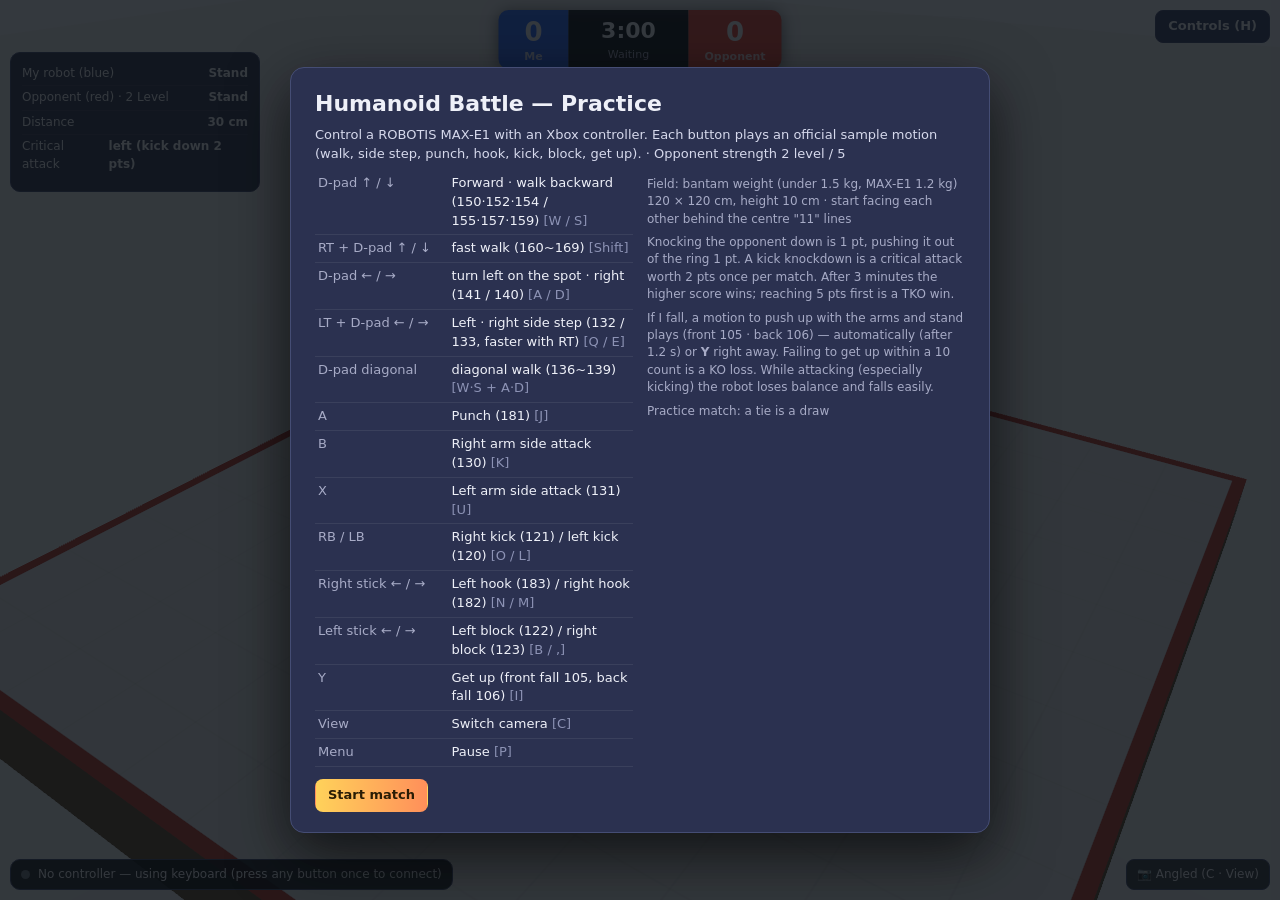
<file: games/humanoid/index.html>
<!DOCTYPE html>
<html lang="ko">
<head>
<meta charset="utf-8">
<meta name="viewport" content="width=device-width, initial-scale=1">
<title>휴머노이드 배틀 — MAX-E1</title>
<script src="../../js/i18n.js"></script>
<link rel="icon" href="../../favicon.svg" type="image/svg+xml">
<style>
:root{--bg:#1d2238;--panel:#262c47ee;--line:#454d74;--text:#eef0f8;--mute:#a7abc6;--gold:#ffd25a;--ok:#3fb950;--blue:#2f6bff;--red:#e5483b}
*{box-sizing:border-box}
html,body{margin:0;height:100%;overflow:hidden;background:var(--bg);color:var(--text);font:13px/1.45 system-ui,-apple-system,"Apple SD Gothic Neo","Malgun Gothic",sans-serif}
#view{position:absolute;inset:0;outline:none}
#view canvas{display:block;width:100%;height:100%}
.btn{background:#3a4166;color:var(--text);border:1px solid var(--line);border-radius:8px;padding:6px 12px;cursor:pointer;font:inherit;font-weight:600}
.btn:hover{background:#474f7a}
.btn.pri{background:linear-gradient(90deg,#ffd25a,#ff8f5a);color:#2a1d05;border-color:transparent}
#hud{position:absolute;top:10px;left:50%;transform:translateX(-50%);display:flex;filter:drop-shadow(0 2px 8px #0008);pointer-events:none}
#hud .tm{padding:4px 16px;font-weight:800;font-size:26px;min-width:70px;text-align:center;font-variant-numeric:tabular-nums}
#hud .tm small{display:block;font-size:11px;font-weight:600;opacity:.85;margin-top:-3px}
#hud .a{background:var(--blue);border-radius:10px 0 0 10px}#hud .b{background:var(--red);border-radius:0 10px 10px 0}
#hud .mid{background:#0d1117ee;padding:5px 16px;text-align:center;min-width:120px}
#hud .clock{font-size:22px;font-weight:800;font-variant-numeric:tabular-nums}
#hud .per{font-size:11px;color:var(--mute)}
#exit{position:absolute;left:10px;top:10px;z-index:6}
#side{position:absolute;left:10px;top:52px;width:250px;background:var(--panel);border:1px solid var(--line);border-radius:10px;padding:9px 11px;font-size:12px;pointer-events:none}
#side .row{display:flex;justify-content:space-between;gap:6px;border-top:1px solid #ffffff10;padding:3px 0}
#side .row:first-child{border-top:0}
#side .msg{margin-top:6px;color:var(--gold)}
#count{position:absolute;top:40%;left:50%;transform:translate(-50%,-50%);font-size:clamp(70px,12vw,160px);font-weight:900;color:#fff;-webkit-text-stroke:3px #000;pointer-events:none;display:none;text-align:center;line-height:1}
#count small{display:block;font-size:22px;-webkit-text-stroke:0;text-shadow:0 2px 8px #000}
#banner{position:absolute;top:30%;left:50%;transform:translate(-50%,-50%);font-size:clamp(22px,3vw,44px);font-weight:900;text-shadow:0 3px 12px #000;pointer-events:none;text-align:center;white-space:pre-line;opacity:0;transition:opacity .2s;max-width:92%}
#banner.show{opacity:1}
#pad{position:absolute;left:10px;bottom:10px;background:#0d1117e6;border:1px solid var(--line);border-radius:10px;padding:6px 10px;font-size:12px;display:flex;gap:8px;align-items:center}
#pad i{width:9px;height:9px;border-radius:50%;background:#6e7681;display:inline-block}
#pad.on{border-color:var(--ok)} #pad.on i{background:var(--ok);box-shadow:0 0 6px var(--ok)}
#cam{position:absolute;right:10px;bottom:10px;background:#0d1117cc;border:1px solid var(--line);border-radius:8px;padding:6px 10px;font-size:12px;pointer-events:none}
#helpBtn{position:absolute;right:10px;top:10px;z-index:6}
#help{position:absolute;right:10px;top:52px;width:340px;background:var(--panel);border:1px solid var(--line);border-radius:10px;padding:10px 12px;font-size:12px;display:none;max-height:calc(100% - 110px);overflow:auto}
#help.on{display:block}
table.k{width:100%;border-collapse:collapse}
table.k td{border-bottom:1px solid #ffffff12;padding:4px 3px;vertical-align:top}
table.k td:first-child{color:var(--mute);white-space:nowrap;width:42%}
#overlay{position:absolute;inset:0;background:#0b0f14d0;display:flex;align-items:center;justify-content:center;z-index:8;padding:16px}
.card{background:#2b3150;border:1px solid var(--line);border-radius:14px;padding:20px 24px;max-width:700px;box-shadow:0 20px 60px #000a}
.card h1{margin:0 0 6px;font-size:22px}
.card p{margin:6px 0;color:#d6d9ec}
.card .note{color:var(--mute);font-size:12px}
.card .cols{display:grid;grid-template-columns:1fr 1fr;gap:14px}
</style>
<script type="importmap">
{"imports":{"three":"../../vendor/three/build/three.module.js","three/addons/":"../../vendor/three/examples/jsm/"}}
</script>
</head>
<body>
<div id="view" tabindex="0">
  <div id="hud"><div class="tm a"><span id="sA">0</span><small>나</small></div><div class="mid"><div class="clock" id="clock">3:00</div><div class="per" id="per">대기</div></div><div class="tm b"><span id="sB">0</span><small>상대</small></div></div>
  <button class="btn" id="exit">← 나가기</button>
  <div id="side"></div>
  <div id="count"></div>
  <div id="banner"></div>
  <div id="pad"><i></i><span id="padTxt">컨트롤러 없음 — 키보드 사용</span></div>
  <div id="cam"></div>
  <button class="btn" id="helpBtn">조작법 (H)</button>
  <div id="help"></div>
  <div id="overlay"><div class="card" id="card">불러오는 중…</div></div>
</div>
<script type="module">
import * as THREE from 'three';
import { OrbitControls } from 'three/addons/controls/OrbitControls.js';
import { MOT, timeline, poseAt, MOVE, ATK, BLOCK, Bot, D2R } from './maxe1.js';

/* ============================================================
   휴머노이드 배틀 — ROBOTIS MAX-E1 (Dynamic-Makers와 같은 몸체 치수 · 관절 방향 · 공식 예제 모션)
   · 몸체: STEP 부품 조립 기준 치수(maxe1-cad.json), 6 × 2XL430 = 12축, 다리는 이중 평행 링크
   · 모션: ROBOTIS ENGINEER Kit 1 MAX-E1 예제 모션 파일(03_ENG1_MAX_E1.mtn3), © ROBOTIS
   · 판정: 모션 재생 + 간이 판정 (손·발 끝이 상대 몸에 닿으면 타격 → 힘·자세에 따라 다운)
   · 규정: worldrobotleague.net/rules/humanoid-battle — 밴텀급(1.5 kg 미만) 경기장 120 × 120 cm
   ============================================================ */
const P = new URLSearchParams(location.search);
const EMBED = P.get('embed') === '1', MODE = P.get('mode') || 'practice';
const LEVEL = Math.max(0, Math.min(1, +(P.get('level') || 0.3)));
const post = m => { if (EMBED) try { parent.postMessage(Object.assign({ source: 'wrlsim' }, m), '*'); } catch (e) {} };
const $ = s => document.querySelector(s);
const clamp = (v, a, b) => v < a ? a : v > b ? b : v;
const wrapA = a => { while (a > Math.PI) a -= 2 * Math.PI; while (a < -Math.PI) a += 2 * Math.PI; return a; };
const esc = s => String(s ?? '').replace(/[&<>"]/g, c => ({ '&': '&amp;', '<': '&lt;', '>': '&gt;', '"': '&quot;' })[c]);

const SET = { autoUp: (() => { try { return localStorage.getItem('wrlsim.hb.autoUp') !== '0'; } catch (e) { return true; } })() };
const RULE = { arena: 1.20, platH: 0.10, time: 180, ot: 60, tko: 5, count: 10, idle: 5, startGap: 0.30 };

/* ---------------- 장면 ---------------- */
const view = $('#view');
const renderer = new THREE.WebGLRenderer({ antialias: true });
renderer.setPixelRatio(Math.min(devicePixelRatio, 2)); renderer.shadowMap.enabled = true; renderer.shadowMap.type = THREE.PCFSoftShadowMap;
view.prepend(renderer.domElement);
const scene = new THREE.Scene(); scene.background = new THREE.Color(0xeef2f8); scene.fog = new THREE.Fog(0xeef2f8, 5, 12);
const camera = new THREE.PerspectiveCamera(45, 1, 0.01, 30);
const controls = new OrbitControls(camera, renderer.domElement); controls.enabled = false; controls.target.set(0, RULE.platH + 0.15, 0);
scene.add(new THREE.HemisphereLight(0xffffff, 0x8899aa, 1.4)); // Dynamic-Makers view.js와 같은 조명
const sun = new THREE.DirectionalLight(0xffffff, 1.6); sun.position.set(0.8, 2.6, 1.2); sun.castShadow = true; sun.shadow.mapSize.set(2048, 2048);
Object.assign(sun.shadow.camera, { left: -1, right: 1, top: 1, bottom: -1, near: 0.5, far: 6 }); scene.add(sun);
function resize() { const w = view.clientWidth, h = view.clientHeight; renderer.setSize(w, h, false); camera.aspect = w / h; camera.updateProjectionMatrix(); }
new ResizeObserver(resize).observe(view);
// 경기장: 120 × 120 cm, 높이 10 cm, PET 바닥 · 가운데 "11" 출발선
{
  const A = RULE.arena, c = document.createElement('canvas'); c.width = c.height = 1200; const g = c.getContext('2d');
  g.fillStyle = '#eef0f2'; g.fillRect(0, 0, 1200, 1200);
  g.strokeStyle = '#00000010'; for (let i = 0; i <= 1200; i += 100) { g.beginPath(); g.moveTo(i, 0); g.lineTo(i, 1200); g.moveTo(0, i); g.lineTo(1200, i); g.stroke(); }
  g.fillStyle = '#1b1b1f'; for (const x of [600 - 150 - 12, 600 - 150 + 4, 600 + 150 - 16, 600 + 150]) g.fillRect(x, 520, 12, 160);
  g.strokeStyle = '#c03a2b'; g.lineWidth = 16; g.strokeRect(8, 8, 1184, 1184);
  const tex = new THREE.CanvasTexture(c); tex.colorSpace = THREE.SRGBColorSpace; tex.anisotropy = 8;
  const top = new THREE.Mesh(new THREE.BoxGeometry(A, RULE.platH, A), [0, 1, 2, 3, 4, 5].map(i => i === 2 ? new THREE.MeshStandardMaterial({ map: tex, roughness: 0.75 }) : new THREE.MeshStandardMaterial({ color: 0x8b6b45, roughness: 0.8 })));
  top.position.y = RULE.platH / 2; top.receiveShadow = true; top.castShadow = true; scene.add(top);
  const fl = new THREE.Mesh(new THREE.PlaneGeometry(10, 10), new THREE.MeshStandardMaterial({ color: 0xf4f6fa, roughness: 1 })); fl.rotation.x = -Math.PI / 2; fl.receiveShadow = true; scene.add(fl);
}

const me = new Bot(0, { scene, groundY: RULE.platH, x: -RULE.startGap / 2, th: 0 }), op = new Bot(1, { scene, groundY: RULE.platH, x: RULE.startGap / 2, th: Math.PI });

/* ---------------- 입력 ---------------- */
const KEY = new Set();
addEventListener('keydown', e => { KEY.add(e.code); if (['Space', 'ArrowUp', 'ArrowDown', 'ArrowLeft', 'ArrowRight'].includes(e.code)) e.preventDefault(); keyEdge(e.code); });
addEventListener('keyup', e => KEY.delete(e.code)); addEventListener('blur', () => KEY.clear());
let padPrev = [], axPrev = [0, 0, 0, 0];
const getPad = () => { const ps = navigator.getGamepads ? [...navigator.getGamepads()].filter(Boolean) : []; return ps[0] || null; };
const EDGE = [];
function keyEdge(c) {
  const map = { KeyJ: 'A', KeyK: 'B', KeyU: 'X', KeyI: 'Y', KeyO: 'RB', KeyL: 'LB', KeyN: 'RL', KeyM: 'RR', KeyB: 'BL', Comma: 'BR' };
  if (map[c]) EDGE.push(map[c]);
  if (c === 'KeyC') cycleCam(); if (c === 'KeyP') togglePause(); if (c === 'KeyH') $('#help').classList.toggle('on');
}
function readInput() {
  const IN = { up: 0, dn: 0, lf: 0, rg: 0, lt: 0, rt: 0, pad: false, edges: EDGE.splice(0) };
  const p = getPad();
  if (p) {
    IN.pad = true;
    const B = i => !!(p.buttons[i] && (p.buttons[i].pressed || p.buttons[i].value > 0.5));
    IN.up = B(12); IN.dn = B(13); IN.lf = B(14); IN.rg = B(15); IN.lt = (p.buttons[6] || {}).value || 0; IN.rt = (p.buttons[7] || {}).value || 0;
    const now = p.buttons.map(b => b.pressed), e = i => now[i] && !padPrev[i];
    if (e(0)) IN.edges.push('A'); if (e(1)) IN.edges.push('B'); if (e(2)) IN.edges.push('X'); if (e(3)) IN.edges.push('Y');
    if (e(5)) IN.edges.push('RB'); if (e(4)) IN.edges.push('LB'); if (e(9)) togglePause(); if (e(8) || e(11)) cycleCam();
    padPrev = now;
    const ax = [p.axes[0] || 0, p.axes[1] || 0, p.axes[2] || 0, p.axes[3] || 0], th = 0.6;
    if (ax[2] < -th && axPrev[2] >= -th) IN.edges.push('RL'); if (ax[2] > th && axPrev[2] <= th) IN.edges.push('RR');
    if (ax[0] < -th && axPrev[0] >= -th) IN.edges.push('BL'); if (ax[0] > th && axPrev[0] <= th) IN.edges.push('BR');
    axPrev = ax;
  }
  const k = c => KEY.has(c);
  if (k('KeyW')) IN.up = 1; if (k('KeyS')) IN.dn = 1; if (k('KeyA')) IN.lf = 1; if (k('KeyD')) IN.rg = 1;
  if (k('KeyQ')) { IN.lt = 1; IN.lf = 1; } if (k('KeyE')) { IN.lt = 1; IN.rg = 1; }
  if (k('ShiftLeft') || k('ShiftRight')) IN.rt = 1;
  return IN;
}
// 엑스박스 버튼 ↔ MAX-E1 모션 (조종 시뮬레이터와 같은 D패드 · RT 파워 방식)
function control(b, IN) {
  for (const e of IN.edges) {
    if (e === 'Y') { if (b.fallen) b.standUp(); continue; }
    const atk = { A: 181, B: 130, X: 131, RB: 121, LB: 120, RL: 183, RR: 182 }[e];
    if (atk) { b.attack(atk); continue; }
    if (e === 'BL') b.block(122); if (e === 'BR') b.block(123);
  }
  if (b === me && SET.autoUp && b.fallen && !b.getup && b.fallT > 1.2) b.standUp(); // 자동 일어서기: 넘어지고 1.2초 뒤
  if (b.fallen || b.busy) return;
  const fast = IN.rt > 0.5, fwd = (IN.up ? 1 : 0) - (IN.dn ? 1 : 0), side = (IN.rg ? 1 : 0) - (IN.lf ? 1 : 0);
  if (fwd && !side) { b.walkCtl(fwd, fast); return; }
  b.stopWalk(); if (b.walk) return;
  if (fwd && side) b.repeatMove(fwd > 0 ? (side > 0 ? 136 : 137) : (side > 0 ? 138 : 139));
  else if (side && IN.lt > 0.5) b.repeatMove(side > 0 ? (fast ? 134 : 133) : (fast ? 135 : 132));
  else if (side) b.repeatMove(side > 0 ? 140 : 141);
}

/* ---------------- 가상 상대 AI ---------------- */
const AI = (() => {
  const s = LEVEL;
  return { react: 0.85 - 0.6 * s, aimTol: (24 - 12 * s) * D2R, blockP: 0.05 + 0.5 * s, getup: 2.6 - 1.9 * s, fast: s > 0.55, smart: s, aggr: 0.35 + 0.55 * s, t: 0, plan: null, getT: 0 };
})();
function aiThink(b, foe, dt) {
  AI.t -= dt;
  const IN = { up: 0, dn: 0, lf: 0, rg: 0, lt: 0, rt: AI.fast ? 1 : 0, edges: [] };
  if (b.fallen) { if (!b.getup) { AI.getT += dt; if (AI.getT > AI.getup + Math.random() * 0.4) { AI.getT = 0; IN.edges.push('Y'); } } return IN; }
  AI.getT = 0;
  // 상대가 공격을 시작하면 막기 (실력만큼)
  if (foe.mot && foe.mot.kind === 'atk' && foe.progress < 0.25 && !b.busy && !AI.blocked) { AI.blocked = foe.mot; if (Math.random() < AI.blockP && dist(b, foe) < 0.26) { IN.edges.push(Math.random() < 0.5 ? 'BL' : 'BR'); return IN; } }
  if (!(foe.mot && foe.mot.kind === 'atk')) AI.blocked = null;
  const dx = foe.x - b.x, dz = foe.z - b.z, d = Math.hypot(dx, dz);
  const want = Math.atan2(-dz, dx), err = wrapA(want - b.th);
  // 테두리 조심
  const half = RULE.arena / 2, edge = half - Math.max(Math.abs(b.x), Math.abs(b.z));
  if (AI.t <= 0 || !AI.plan) {
    AI.t = AI.react * (0.7 + Math.random() * 0.6);
    const outward = (b.fwd()[0] * b.x + b.fwd()[1] * b.z) > 0.02;
    if (edge < 0.1 && outward && d > 0.22) AI.plan = { kind: 'turn', dir: Math.sign(wrapA(Math.atan2(b.z, -b.x) - b.th)) || 1, until: 0.6 };
    else if (Math.abs(err) > AI.aimTol) AI.plan = { kind: 'turn', dir: Math.sign(err) };
    else if (d > 0.2) AI.plan = { kind: 'walk' };
    else if (d < 0.1 && Math.random() < 0.5) AI.plan = { kind: 'back' };
    else if (Math.random() < AI.aggr) {
      // 공격 고르기: 실력이 높을수록 상대가 흔들릴 때 킥, 정면이면 펀치·훅
      let atk;
      const unstable = foe.stability() < 0.8;
      if (Math.random() < AI.smart) atk = unstable || (d < 0.17 && Math.random() < 0.35) ? (Math.random() < 0.5 ? 'RB' : 'LB') : (d < 0.16 ? (Math.random() < 0.5 ? 'RR' : 'RL') : 'A');
      else atk = ['A', 'B', 'X', 'RB', 'LB', 'RL', 'RR'][Math.floor(Math.random() * 7)];
      AI.plan = { kind: 'atk', a: atk };
    } else AI.plan = { kind: Math.random() < 0.5 ? 'side' : 'wait', dir: Math.random() < 0.5 ? -1 : 1 };
  }
  const p = AI.plan;
  if (p.kind === 'turn') { if (p.dir > 0) IN.lf = 1; else IN.rg = 1; if (Math.abs(err) < AI.aimTol * 0.5 && !p.until) AI.plan = null; }
  else if (p.kind === 'walk') { IN.up = 1; if (d < 0.19 || Math.abs(err) > AI.aimTol * 1.6) AI.plan = null; }
  else if (p.kind === 'back') IN.dn = 1;
  else if (p.kind === 'side') { IN.lt = 1; if (p.dir > 0) IN.rg = 1; else IN.lf = 1; }
  else if (p.kind === 'atk') { IN.edges.push(p.a); AI.plan = null; }
  return IN;
}
const dist = (a, b) => Math.hypot(a.x - b.x, a.z - b.z);

/* ---------------- 경기 ---------------- */
const G = { phase: 'idle', clock: RULE.time, ot: false, score: [0, 0], paused: false, t: 0, ko: null, restartT: 0, why: '' };
function banner(t, d = 1.6) { const el = $('#banner'); el.textContent = t; el.classList.add('show'); clearTimeout(banner.t); banner.t = setTimeout(() => el.classList.remove('show'), d * 1000); }
let AC = null; function beep(f = 900, d = 0.08, v = 0.06, type = 'square') { try { AC = AC || new AudioContext(); const o = AC.createOscillator(), g = AC.createGain(); o.type = type; o.frequency.value = f; g.gain.value = v; o.connect(g); g.connect(AC.destination); o.start(); g.gain.exponentialRampToValueAtTime(0.0001, AC.currentTime + d); o.stop(AC.currentTime + d); } catch (e) {} }
function placeStart() {
  for (const b of [me, op]) { b.out = false; b.outT = 0; b.kb = [0, 0, 0]; }
  me.reset(-RULE.startGap / 2, 0, 0); op.reset(RULE.startGap / 2, 0, Math.PI);
  AI.plan = null; AI.t = 0.6;
}
function startMatch() {
  G.score = [0, 0]; G.clock = RULE.time; G.ot = false; G.ko = null; G.why = ''; me.critUsed = op.critUsed = false;
  placeStart(); G.phase = 'count'; G.t = 0; banner('3', 0.8);
}
function point(team, n, why) {
  G.score[team] += n; banner(`${team === 0 ? '나' : '상대'} +${n}  ${why}`, 1.6); beep(team === 0 ? 1200 : 500, 0.2, 0.06, 'triangle');
  if (G.ot) return end(team === 0 ? 'win' : 'loss', '연장 골든 다운');
  if (G.score[team] >= RULE.tko) return end(team === 0 ? 'win' : 'loss', 'TKO (5다운)');
}
function end(res, why) {
  if (G.phase === 'end') return; G.phase = 'end'; G.why = why; const sc = G.score.slice();
  banner((res === 'win' ? '승리!' : res === 'loss' ? '패배' : '무승부') + '\n' + why, 4);
  setTimeout(() => { post({ type: 'wrlsim:result', result: res, score: sc, detail: `휴머노이드 배틀 · ${why}` }); if (!EMBED) showEnd(res, sc); }, 2500);
}
function togglePause() { if (G.phase === 'play' || G.phase === 'count') { G.paused = !G.paused; banner(G.paused ? '일시정지' : '재개', 0.8); } }

function hitCheck(att, def) {
  const m = att.mot; if (!m || m.kind !== 'atk' || att.hitDone || def.fallen || def.out) return;
  const A = ATK[m.idx], p = att.progress; if (p < A.win[0] || p > A.win[1]) return;
  const tip = att.limb(A.limb);
  // 상대 몸통(골반~머리) 선분과의 거리
  const base = new THREE.Vector3(def.x, RULE.platH + 0.14, def.z), top = new THREE.Vector3(def.x, RULE.platH + 0.37, def.z);
  const seg = top.clone().sub(base), tt = clamp(tip.clone().sub(base).dot(seg) / seg.lengthSq(), 0, 1), q = base.clone().add(seg.multiplyScalar(tt));
  const reach = A.kick ? 0.075 : 0.07;
  if (tip.distanceTo(q) > reach && !(A.kick && Math.hypot(tip.x - def.x, tip.z - def.z) < 0.065 && tip.y < RULE.platH + 0.2)) return;
  att.hitDone = true;
  const dx = def.x - att.x, dz = def.z - att.z, d = Math.hypot(dx, dz) || 1, ux = dx / d, uz = dz / d;
  let pow = A.pow * (0.85 + Math.random() * 0.3);
  if (def.blocking()) { pow *= 0.3; banner(`${def.name} 막기!`, 0.7); beep(1500, 0.05, 0.04); }
  else beep(220, 0.12, 0.08, 'sawtooth');
  def.kb = [ux * 0.25 * pow, uz * 0.25 * pow, 0.22];
  const pDown = clamp(0.08 + 0.42 * (pow - def.stability()), 0.03, 0.9);
  if (Math.random() < pDown) {
    const f = def.fwd(), facing = f[0] * ux + f[1] * uz; // 상대가 앞에서 맞으면(밀림 방향과 반대를 봄) 뒤로 넘어짐
    def.knockDown(facing < 0 ? -1 : 1);
    let n = 1, why = A.name + ' — 다운';
    if (A.kick && !att.critUsed && pow > 1.9) { n = 2; att.critUsed = true; why = A.name + ' — 크리티컬 어택(2다운)'; }
    point(att.team, n, why);
    if (G.phase === 'play') G.ko = { who: def, t: 0 };
  }
}
function separate() {
  const dx = op.x - me.x, dz = op.z - me.z, d = Math.hypot(dx, dz), minD = 0.115;
  if (d < minD && !me.fallen && !op.fallen) { const k = (minD - d) / 2 / (d || 1); me.x -= dx * k; me.z -= dz * k; op.x += dx * k; op.z += dz * k; }
}
function ringCheck(b, dt) {
  const half = RULE.arena / 2;
  if (b.out) { b.outT = (b.outT || 0) + dt * 2.5; return; }
  let x = b.x, z = b.z;
  if (Math.abs(b.tiltA) > 0.8) { const f = b.fwd(), d = Math.sign(b.tiltA); x += f[0] * 0.18 * d; z += f[1] * 0.18 * d; } // 누운 몸의 가운데
  if (Math.abs(b.x) > half || Math.abs(b.z) > half || (b.fallen && (Math.abs(x) > half + 0.05 || Math.abs(z) > half + 0.05))) {
    b.out = true; b.outT = 0; b.mot = null; b.walk = null;
    if (G.phase === 'play') { point(1 - b.team, 1, '링아웃'); G.ko = null; if (G.phase === 'play') { G.phase = 'restart'; G.restartT = 0; } }
  }
}

/* ---------------- 카메라 ---------------- */
const CAMS = ['oblique', 'side', 'behind', 'top', 'free'], CAMNAME = { oblique: '비스듬히', side: '중계 (옆)', behind: '내 로봇 뒤', top: '탑뷰', free: '자유 (마우스)' };
let camMode = 'oblique', camSnap = true; const camP = new THREE.Vector3(), camT = new THREE.Vector3();
function cycleCam() { camMode = CAMS[(CAMS.indexOf(camMode) + 1) % CAMS.length]; controls.enabled = camMode === 'free'; camSnap = true; $('#cam').textContent = '📷 ' + CAMNAME[camMode] + ' (C · View)'; }
function updateCam(dt) {
  if (camMode === 'free') { controls.update(); return; }
  const mx = (me.x + op.x) / 2, mz = (me.z + op.z) / 2, T = new THREE.Vector3(), Pp = new THREE.Vector3(), y0 = RULE.platH;
  if (camMode === 'oblique') { T.set(mx * 0.7, y0 + 0.14, mz * 0.7); Pp.set(mx * 0.7 + 0.62, y0 + 0.78, mz * 0.7 + 0.92); }
  else if (camMode === 'side') { T.set(mx * 0.6, y0 + 0.16, mz * 0.6); Pp.set(mx * 0.6, y0 + 0.62, 1.25 + mz * 0.3); }
  else if (camMode === 'top') { T.set(0, y0, 0); Pp.set(0, 2.05, 0.25); }
  else { const f = me.fwd(); T.set(op.x, y0 + 0.17, op.z); Pp.set(me.x - f[0] * 0.55, y0 + 0.45, me.z - f[1] * 0.55); }
  const k = camSnap ? 1 : 1 - Math.exp(-dt * 4); camSnap = false; camP.lerp(Pp, k); camT.lerp(T, k); camera.position.copy(camP); camera.lookAt(camT);
}

/* ---------------- 루프 ---------------- */
const fmt = s => { s = Math.max(0, Math.ceil(s)); return Math.floor(s / 60) + ':' + String(s % 60).padStart(2, '0'); };
let last = performance.now(), hudT = 0;
function frame(now) {
  const dt = Math.min(0.05, (now - last) / 1000); last = now;
  const IN = readInput();
  if (!G.paused) tick(dt, IN);
  me.sync(); op.sync(); updateCam(dt); renderer.render(scene, camera);
  hudT += dt; if (hudT > 0.1) { hudT = 0; hud(IN); }
  requestAnimationFrame(frame);
}
function tick(dt, IN) {
  G.t += dt;
  if (G.phase === 'count') { const n = 3 - Math.floor(G.t); if (G.t >= 3) { G.phase = 'play'; banner('파이트!', 0.9); beep(880, 0.3, 0.06, 'sine'); } else if (Math.floor(G.t - dt) !== Math.floor(G.t)) { banner(String(n), 0.8); beep(600, 0.1); } }
  const live = G.phase === 'play' || G.phase === 'free';
  if (live) { control(me, IN); control(op, aiThink(op, me, dt)); }
  me.step(dt); op.step(dt); separate();
  if (live) { hitCheck(me, op); hitCheck(op, me); }
  for (const b of [me, op]) ringCheck(b, dt);
  if (G.phase === 'play') {
    G.clock -= dt;
    // KO 카운트: 다운 뒤 10카운트 안에 일어서지 못하면 KO
    if (G.ko) { const b = G.ko.who; if (!b.fallen) G.ko = null; else { G.ko.t += dt; if (G.ko.t >= RULE.count + 1) end(b.team === 0 ? 'loss' : 'win', 'KO (10카운트)'); } }
    // 스탠딩 다운: 5초 넘게 움직이지 않음
    for (const b of [me, op]) { b.idleT = (b.mot && b.mot.idx !== 101) || b.fallen ? 0 : b.idleT + dt; if (b.idleT > RULE.idle) { b.idleT = 0; point(1 - b.team, 1, `${b.name} 스탠딩 다운 (5초 정지)`); } }
    if (G.clock <= 0 && G.phase === 'play') {
      G.clock = 0;
      if (G.score[0] !== G.score[1]) end(G.score[0] > G.score[1] ? 'win' : 'loss', '판정 (다운 수)');
      else if (MODE === 'match' && !G.ot) { G.ot = true; G.clock = RULE.ot; banner('동점 — 1분 연장 (골든 다운)', 2); }
      else end('draw', G.ot ? '연장 무승부' : '시간 종료 · 동점');
    }
  }
  if (G.phase === 'restart') { G.restartT += dt; if (G.restartT > 2) { placeStart(); G.phase = 'count'; G.t = 0; } }
}
function hud(IN) {
  $('#sA').textContent = G.score[0]; $('#sB').textContent = G.score[1];
  $('#clock').textContent = fmt(G.clock);
  $('#per').textContent = { idle: '대기', count: '준비', play: G.ot ? '연장 (골든 다운)' : '정규 3분', restart: '재시작', end: '경기 종료' }[G.phase] || '';
  const ko = G.ko && G.ko.who.fallen && G.phase === 'play' ? Math.floor(G.ko.t) : 0;
  const c = $('#count'); if (ko >= 1) { c.style.display = 'block'; c.innerHTML = `${ko}<small>${G.ko.who === me ? (SET.autoUp ? '일어서는 중…' : 'Y 버튼으로 일어서세요!') : '상대 다운'}</small>`; } else c.style.display = 'none';
  const st = b => b.fallen ? (b.getup ? '일어나는 중' : '다운') : b.out ? '링아웃' : b.mot ? (b.mot.kind === 'atk' ? '공격 · ' + ATK[b.mot.idx].name : b.mot.kind === 'block' ? '막기' : b.walk ? '걷기' : MOVE[b.mot.idx] ? '이동' : '서기') : '서기';
  $('#side').innerHTML = `<div class="row"><span>내 로봇 (파랑)</span><b>${st(me)}</b></div><div class="row"><span>상대 (빨강) · ${1 + Math.round(LEVEL * 4)}단계</span><b>${st(op)}</b></div>
    <div class="row"><span>거리</span><b>${(dist(me, op) * 100).toFixed(0)} cm</b></div>
    <div class="row"><span>크리티컬 어택</span><b>${me.critUsed ? '사용함' : '남음 (킥 다운 2점)'}</b></div>
    <div class="msg">${me.fallen && !me.getup ? (SET.autoUp ? '⚠ 다운! 곧 일어섭니다 (Y로 바로)' : '⚠ 다운! Y 버튼(I 키)으로 일어서세요') : me.idleT > 3 ? '⚠ 5초 넘게 멈추면 스탠딩 다운' : ''}</div>`;
  $('#pad').classList.toggle('on', IN.pad); $('#padTxt').textContent = IN.pad ? '🎮 엑스박스 컨트롤러 연결됨' : '컨트롤러 없음 — 키보드 사용 (버튼을 한 번 누르면 연결)';
}

/* ---------------- 시작 카드 · 도움말 ---------------- */
const KEYS = [
  ['D패드 ↑ / ↓', '앞으로 · 뒤로 걷기 (150·152·154 / 155·157·159)', 'W / S'],
  ['RT + D패드 ↑ / ↓', '빠르게 걷기 (160~169)', 'Shift'],
  ['D패드 ← / →', '제자리 왼쪽 · 오른쪽 돌기 (141 / 140)', 'A / D'],
  ['LT + D패드 ← / →', '왼쪽 · 오른쪽 옆걸음 (132 / 133, RT면 빠르게)', 'Q / E'],
  ['D패드 대각선', '대각선 걷기 (136~139)', 'W·S + A·D'],
  ['A', '펀치 (181)', 'J'], ['B', '오른팔 옆 공격 (130)', 'K'], ['X', '왼팔 옆 공격 (131)', 'U'],
  ['RB / LB', '오른발 킥 (121) / 왼발 킥 (120)', 'O / L'],
  ['오른쪽 스틱 ← / →', '왼팔 훅 (183) / 오른팔 훅 (182)', 'N / M'],
  ['왼쪽 스틱 ← / →', '왼쪽 막기 (122) / 오른쪽 막기 (123)', 'B / ,'],
  ['Y', '일어서기 (앞으로 넘어지면 105, 뒤로 넘어지면 106)', 'I'],
  ['View', '카메라 전환', 'C'], ['Menu', '일시정지', 'P'],
];
const keyTable = `<table class="k">${KEYS.map(([a, b, k]) => `<tr><td>${a}</td><td>${b} <span style="color:#8d93b5">[${k}]</span></td></tr>`).join('')}</table>`;
$('#help').innerHTML = `<b>🎮 엑스박스 컨트롤러 ↔ MAX-E1 모션</b> [키보드]${keyTable}
  <p style="color:#c9cde6;margin:8px 0 0">규정: 3분 · 다운 1점(킥으로 넘어뜨리면 경기당 한 번 크리티컬 2점) · 링아웃·5초 정지 1점 · 5다운 TKO · 다운 뒤 10카운트 안에 못 일어서면 KO · 동점이면 1분 골든 다운(대진표)</p>
  <label style="display:flex;gap:6px;margin-top:8px;align-items:center"><input type="checkbox" id="autoUp" ${SET.autoUp ? 'checked' : ''}> 넘어지면 자동으로 일어서기 (CM-550 예제 태스크처럼 1.2초 뒤) — 끄면 Y로 직접</label>
  <p style="color:#8d93b5;margin:6px 0 0">모션 데이터: ROBOTIS ENGINEER Kit 1 MAX-E1 예제 모션 © ROBOTIS · 몸체 치수·관절 방향: Dynamic-Makers</p>`;
$('#helpBtn').addEventListener('click', () => $('#help').classList.toggle('on'));
$('#autoUp').addEventListener('change', e => { SET.autoUp = e.target.checked; try { localStorage.setItem('wrlsim.hb.autoUp', SET.autoUp ? '1' : '0'); } catch (_) {} });
$('#card').innerHTML = `<h1>${esc(P.get('title') || '휴머노이드 배틀 — 연습')}</h1>
  <p>ROBOTIS MAX-E1을 엑스박스 컨트롤러로 조종합니다. 버튼마다 공식 예제 모션(걷기·옆걸음·펀치·훅·킥·막기·일어서기)이 연결되어 있습니다.${P.get('opp') ? ` 상대 팀 <b style="color:#ffd25a">${esc(P.get('opp'))}</b>` : ''} · 상대 실력 ${1 + Math.round(LEVEL * 4)}단계 / 5</p>
  <div class="cols"><div>${keyTable}</div><div>
    <p class="note">경기장: 밴텀급(1.5 kg 미만, MAX-E1 1.2 kg) 120 × 120 cm, 높이 10 cm · 가운데 "11" 선 뒤에서 마주 보고 출발</p>
    <p class="note">상대를 넘어뜨리면(다운) 1점, 경기장 밖으로 밀어내면(링아웃) 1점. 킥으로 넘어뜨리면 경기당 한 번 크리티컬 어택 2점. 3분 뒤 점수가 많은 쪽이 이기고, 5점을 먼저 얻으면 TKO 승리.</p>
    <p class="note">내가 넘어지면 팔로 짚고 일어서는 모션(앞 105 · 뒤 106)이 나옵니다 — 자동(1.2초 뒤) 또는 <b>Y</b>로 바로. 10카운트 안에 못 일어서면 KO 패배입니다. 공격 중(특히 킥)에는 균형이 무너져 잘 넘어집니다.</p>
    <p class="note">${MODE === 'match' ? '대진표 경기: 동점이면 1분 연장 — 먼저 점수를 내면 승리' : '연습 경기: 동점이면 무승부'}</p>
  </div></div>
  <div style="display:flex;gap:8px;margin-top:12px"><button class="btn pri" id="startBtn">경기 시작</button></div>`;
$('#startBtn').addEventListener('click', () => { $('#overlay').style.display = 'none'; beep(1200, 0.05, 0.02); startMatch(); view.focus(); });
function showEnd(res, sc) {
  const ov = $('#overlay'); ov.style.display = 'flex';
  $('#card').innerHTML = `<h1>${res === 'win' ? '승리!' : res === 'loss' ? '패배' : '무승부'} — ${sc[0]} : ${sc[1]}</h1><p>${esc(G.why)}</p><div style="display:flex;gap:8px;margin-top:12px"><button class="btn pri" id="again">다시 하기</button></div>`;
  $('#again').addEventListener('click', () => { ov.style.display = 'none'; startMatch(); view.focus(); });
}
$('#exit').addEventListener('click', () => post({ type: 'wrlsim:exit' })); if (!EMBED) $('#exit').style.display = 'none';
renderer.domElement.addEventListener('pointerdown', () => view.focus());
$('#cam').textContent = '📷 ' + CAMNAME[camMode] + ' (C · View)';
resize(); requestAnimationFrame(frame);
window.__hb = { me, op, G, AI, tick, startMatch, ATK, hitCheck, control, aiThink, Bot, camera, controls, setCam: m => { camMode = m; controls.enabled = m === 'free'; } };
post({ type: 'wrlsim:ready' });
</script>
</body>
</html>
</file>
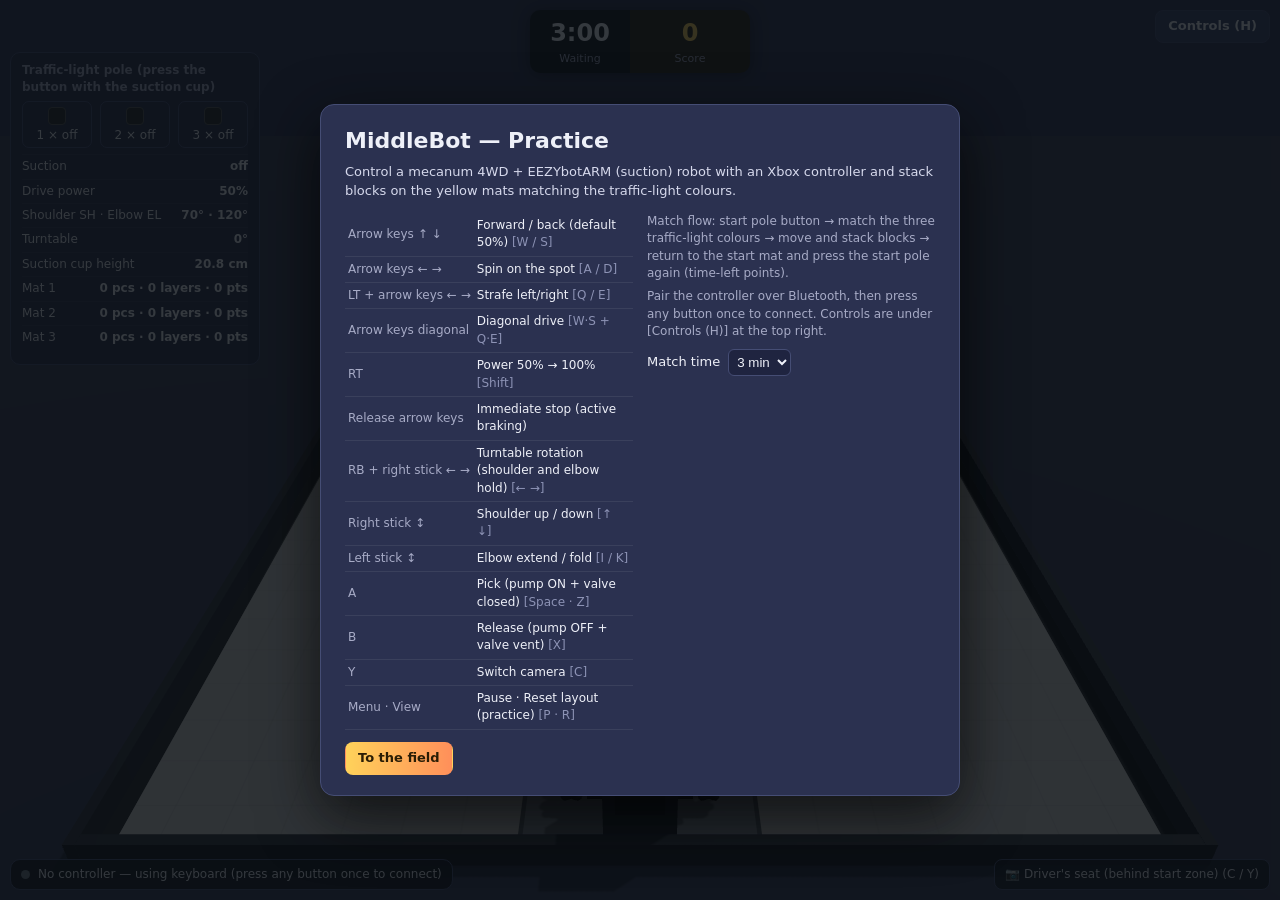
<file: games/middlebot/index.html>
<!DOCTYPE html>
<html lang="ko">
<head>
<meta charset="utf-8">
<meta name="viewport" content="width=device-width, initial-scale=1">
<title>미들봇 조종 시뮬레이터 — RoboRAVE MiddleBot</title>
<script src="../../js/i18n.js"></script>
<link rel="icon" href="../../favicon.svg" type="image/svg+xml">
<style>
:root{--bg:#1d2238;--panel:#262c47ee;--line:#454d74;--text:#eef0f8;--mute:#a7abc6;--gold:#ffd25a;--ok:#3fb950}
*{box-sizing:border-box}
html,body{margin:0;height:100%;overflow:hidden;background:var(--bg);color:var(--text);font:13px/1.45 system-ui,-apple-system,"Apple SD Gothic Neo","Malgun Gothic",sans-serif}
#view{position:absolute;inset:0;outline:none}
#view canvas{display:block;width:100%;height:100%}
.btn{background:#3a4166;color:var(--text);border:1px solid var(--line);border-radius:8px;padding:6px 12px;cursor:pointer;font:inherit;font-weight:600}
.btn:hover{background:#474f7a}
.btn.pri{background:linear-gradient(90deg,#ffd25a,#ff8f5a);color:#2a1d05;border-color:transparent}
#top{position:absolute;top:10px;left:50%;transform:translateX(-50%);display:flex;gap:0;filter:drop-shadow(0 2px 8px #0008);pointer-events:none}
#top>div{background:#0d1117e6;padding:6px 16px;text-align:center}
#top .clock{font-size:24px;font-weight:800;font-variant-numeric:tabular-nums;border-radius:10px 0 0 10px;min-width:100px}
#top .score{font-size:24px;font-weight:800;color:var(--gold);border-radius:0 10px 10px 0;min-width:120px;background:#2b2410e6}
#top small{display:block;font-size:11px;color:var(--mute);font-weight:500}
#exit{position:absolute;left:10px;top:10px;z-index:6}
#side{position:absolute;left:10px;top:52px;width:250px;background:var(--panel);border:1px solid var(--line);border-radius:10px;padding:9px 11px;font-size:12px;pointer-events:none}
#side h4{margin:0 0 4px;font-size:12px;color:var(--mute);font-weight:600}
#side .poles{display:flex;gap:8px;margin-bottom:6px}
#side .pole{flex:1;text-align:center;border:1px solid var(--line);border-radius:7px;padding:3px 0}
#side .pole i{display:block;width:18px;height:18px;border-radius:4px;margin:2px auto;background:#222;border:1px solid #555}
#side .row{display:flex;justify-content:space-between;gap:6px;border-top:1px solid #ffffff10;padding:3px 0}
#side .row b{font-variant-numeric:tabular-nums}
#side .msg{margin-top:6px;color:var(--gold)}
#pad{position:absolute;left:10px;bottom:10px;background:#0d1117e6;border:1px solid var(--line);border-radius:10px;padding:6px 10px;font-size:12px;display:flex;gap:8px;align-items:center}
#pad i{width:9px;height:9px;border-radius:50%;background:#6e7681;display:inline-block}
#pad.on{border-color:var(--ok)} #pad.on i{background:var(--ok);box-shadow:0 0 6px var(--ok)}
#cam{position:absolute;right:10px;bottom:10px;background:#0d1117cc;border:1px solid var(--line);border-radius:8px;padding:6px 10px;font-size:12px;pointer-events:none}
#helpBtn{position:absolute;right:10px;top:10px;z-index:6}
#help{position:absolute;right:10px;top:52px;width:330px;background:var(--panel);border:1px solid var(--line);border-radius:10px;padding:10px 12px;font-size:12px;display:none;max-height:calc(100% - 110px);overflow:auto}
#help.on{display:block}
#help table{width:100%;border-collapse:collapse}
#help td{border-bottom:1px solid #ffffff12;padding:4px 3px;vertical-align:top}
#help td:first-child{color:var(--mute);white-space:nowrap;width:44%}
#help h4{margin:8px 0 4px;font-size:12px}
#help h4:first-child{margin-top:0}
#banner{position:absolute;top:34%;left:50%;transform:translate(-50%,-50%);font-size:clamp(20px,2.8vw,40px);font-weight:800;text-shadow:0 3px 12px #000;pointer-events:none;text-align:center;white-space:pre-line;opacity:0;transition:opacity .2s;max-width:92%}
#banner.show{opacity:1}
#overlay{position:absolute;inset:0;background:#0b0f14d0;display:flex;align-items:center;justify-content:center;z-index:8;padding:16px}
.card{background:#2b3150;border:1px solid var(--line);border-radius:14px;padding:20px 24px;max-width:640px;box-shadow:0 20px 60px #000a}
.card h1{margin:0 0 6px;font-size:22px}
.card p{margin:6px 0;color:#d6d9ec}
.card .note{color:var(--mute);font-size:12px}
.card table{width:100%;border-collapse:collapse;font-size:12px;margin-top:6px}
.card td{border-bottom:1px solid #ffffff12;padding:4px 3px}
.card td:first-child{color:var(--mute);white-space:nowrap}
.card .cols{display:grid;grid-template-columns:1fr 1fr;gap:14px}
.card label{display:flex;gap:8px;align-items:center;margin-top:8px}
.card select{background:#1f2440;color:var(--text);border:1px solid var(--line);border-radius:6px;padding:4px}
#endCard table td:last-child{text-align:right;font-variant-numeric:tabular-nums}
</style>
<script type="importmap">
{"imports":{"three":"../../vendor/three/build/three.module.js","three/addons/":"../../vendor/three/examples/jsm/","cannon-es":"../../vendor/cannon-es/cannon-es.js"}}
</script>
</head>
<body>
<div id="view" tabindex="0">
  <div id="top"><div class="clock" id="clock">3:00<small id="phase">대기</small></div><div class="score" id="score">0<small>점수</small></div></div>
  <button class="btn" id="exit">← 나가기</button>
  <div id="side"></div>
  <div id="banner"></div>
  <div id="pad"><i></i><span id="padTxt">컨트롤러 없음 — 키보드 사용 (버튼을 한 번 누르면 연결)</span></div>
  <div id="cam"></div>
  <button class="btn" id="helpBtn">조작법 (H)</button>
  <div id="help"></div>
  <div id="overlay"><div class="card" id="startCard"></div></div>
</div>
<script type="module">
import * as THREE from 'three';
import { OrbitControls } from 'three/addons/controls/OrbitControls.js';
import * as CANNON from 'cannon-es';

/* ============================================================
   미들봇 조종 시뮬레이터
   로봇: 메카넘 4WD + EEZYbotARM MK2(그리퍼 대신 진공 흡착) — NodeMCU-32S + Bluepad32 + Xbox
   조종: 「메카넘 4WD + EEZYbotARM(흡착) 로봇 — 전체 프로젝트 문서」 5장 그대로
   경기장·점수: RoboRAVE MiddleBot 규정 요약 기준. 공식 도면·점수표에 없는 값은 CFG에 모아 '가정'으로 표시
   ============================================================ */
const CFG = {
  field: { L: 2.40, W: 1.80, wall: 0.05 },               // 240 × 180 cm (가장자리 5 cm 턱: 가정)
  startMat: { x: -0.98, z: 0, s: 0.40 },                 // 회색 출발 매트 (위치·크기: 가정)
  startPole: { x: -1.13, z: 0 },                         // 출발 구역 뒤 시작 기둥
  center: { x: 0, z: 0, s: 0.44 },                       // 가운데 블록 구역 (가정)
  mats: [                                                // 노란 분류 매트 + 옆 신호등 기둥 (배치: 가정)
    { x: 0.62, z: -0.58, s: 0.30, pole: { x: 0.62, z: -0.81 } },
    { x: 0.95, z: 0.00, s: 0.30, pole: { x: 1.18 - 0.06, z: 0.00 } },
    { x: 0.62, z: 0.58, s: 0.30, pole: { x: 0.62, z: 0.81 } },
  ],
  pole: { w: 0.12, h: 0.20 },                            // 12 × 12 × 20 cm
  block: { s: 0.07, mass: 0.12, perColor: 3 },           // 약 7 cm, 색마다 3개 (개수·무게: 가정)
  score: { base: 10, mult: [1, 1.5, 2, 2.5, 3], startBonus: 20 }, // 블록 점수 = 기본점 × 층수 × 배수 (가정)
  time: 180,                                             // 2~5분 중 3분 (가정)
};
const COLORS = { R: 0xe53935, G: 0x2fb344, B: 0x2f6bff };
const CNAME = { R: '빨강', G: '초록', B: '파랑' };
// 펌웨어 상수 (mecanum_eezybotarm_robot.ino)
const FW = { BASE_SPEED: 0.5, MAX_SPEED: 1.0, SH_MIN: 20, SH_MAX: 120, EL_MIN: 70, EL_MAX: 180, LIMIT_EASE: 12, ARM_STEP: 2.2, DEADZONE: 0.18, ARM_FILT: 0.35, VENT_MS: 350 };
const TICK = 0.02;          // 펌웨어 루프 20 ms로 가정 → ARM_STEP 2.2°/틱 = 110°/s
const ROBOT = { vmax: 0.85, wmax: 3.2, base_dps: 90, L: 0.26, W: 0.18 }; // JGA25-370 12V + Ø80 메카넘 (속도: 가정)
const ARM = { L1: 0.135, L2: 0.205, H0: 0.185, mountX: 0.045, drop: 0.075, tipR: 0.012 }; // 링크 길이(m)

/* ---------------- 파라미터 · 상위 화면 연결 ---------------- */
const P = new URLSearchParams(location.search);
const EMBED = P.get('embed') === '1';
const MODE = P.get('mode') || 'practice';
const LEVEL = Math.max(0, Math.min(1, +(P.get('level') || 0.3)));
const TARGET = +(P.get('target') || 0);
const post = m => { if (EMBED) try { parent.postMessage(Object.assign({ source: 'wrlsim' }, m), '*'); } catch (e) {} };
const $ = s => document.querySelector(s);
const clamp = (v, a, b) => v < a ? a : v > b ? b : v;
const esc = s => String(s ?? '').replace(/[&<>"]/g, c => ({ '&': '&amp;', '<': '&lt;', '>': '&gt;', '"': '&quot;' })[c]);
const store = { get(k, d) { try { const v = localStorage.getItem('wrlsim.mb.' + k); return v === null ? d : JSON.parse(v); } catch (e) { return d; } }, set(k, v) { try { localStorage.setItem('wrlsim.mb.' + k, JSON.stringify(v)); } catch (e) {} } };
const SET = { elbowInv: store.get('elbowInv', false), time: store.get('time', CFG.time) };
if (MODE === 'match') SET.time = CFG.time;

/* ---------------- 사운드 ---------------- */
let AC = null;
function beep(f = 1200, d = 0.08, v = 0.05, type = 'square') { try { AC = AC || new AudioContext(); const o = AC.createOscillator(), g = AC.createGain(); o.type = type; o.frequency.value = f; g.gain.value = v; o.connect(g); g.connect(AC.destination); o.start(); g.gain.exponentialRampToValueAtTime(0.0001, AC.currentTime + d); o.stop(AC.currentTime + d); } catch (e) {} }

/* ---------------- 렌더러 ---------------- */
const view = $('#view');
const renderer = new THREE.WebGLRenderer({ antialias: true });
renderer.setPixelRatio(Math.min(devicePixelRatio, 2));
renderer.shadowMap.enabled = true; renderer.shadowMap.type = THREE.PCFSoftShadowMap;
view.prepend(renderer.domElement);
const scene = new THREE.Scene();
scene.background = new THREE.Color(0x2c3150);
scene.fog = new THREE.Fog(0x2c3150, 6, 14);
const camera = new THREE.PerspectiveCamera(50, 1, 0.01, 50);
const controls = new OrbitControls(camera, renderer.domElement); controls.enabled = false;
scene.add(new THREE.HemisphereLight(0xffffff, 0x445066, 0.9));
const sun = new THREE.DirectionalLight(0xffffff, 1.6); sun.position.set(1.2, 3.2, 1.6); sun.castShadow = true;
sun.shadow.mapSize.set(2048, 2048); Object.assign(sun.shadow.camera, { left: -1.8, right: 1.8, top: 1.5, bottom: -1.5, near: 0.5, far: 8 }); scene.add(sun);
function resize() { const w = view.clientWidth, h = view.clientHeight; renderer.setSize(w, h, false); camera.aspect = w / h; camera.updateProjectionMatrix(); }
new ResizeObserver(resize).observe(view);

/* ---------------- 경기장 ---------------- */
const F = CFG.field, PX = 1000; // 1 m = 1000 px
function fieldTexture() {
  const c = document.createElement('canvas'); c.width = F.L * PX; c.height = F.W * PX; const g = c.getContext('2d');
  const X = x => (x + F.L / 2) * PX, Z = z => (z + F.W / 2) * PX;
  g.fillStyle = '#f3f2ee'; g.fillRect(0, 0, c.width, c.height);
  g.strokeStyle = '#00000012'; g.lineWidth = 2; for (let x = 0; x <= c.width; x += 100) { g.beginPath(); g.moveTo(x, 0); g.lineTo(x, c.height); g.stroke(); } for (let y = 0; y <= c.height; y += 100) { g.beginPath(); g.moveTo(0, y); g.lineTo(c.width, y); g.stroke(); }
  const rect = (cx, cz, s, fill, stroke, lw = 8) => { g.fillStyle = fill; g.fillRect(X(cx - s / 2), Z(cz - s / 2), s * PX, s * PX); if (stroke) { g.strokeStyle = stroke; g.lineWidth = lw; g.strokeRect(X(cx - s / 2), Z(cz - s / 2), s * PX, s * PX); } };
  const S = CFG.startMat; rect(S.x, S.z, S.s, '#9aa1ab', '#5d636c');
  g.fillStyle = '#ffffffcc'; g.font = 'bold 54px system-ui'; g.textAlign = 'center'; g.fillText('START', X(S.x), Z(S.z) + 18);
  const C = CFG.center; rect(C.x, C.z, C.s, '#dfe5ee', '#8792a3', 6);
  for (const m of CFG.mats) rect(m.x, m.z, m.s, '#ffd21f', '#1b1b1b', 6);
  g.strokeStyle = '#1b1b1b'; g.lineWidth = 30; g.strokeRect(15, 15, c.width - 30, c.height - 30);
  const t = new THREE.CanvasTexture(c); t.colorSpace = THREE.SRGBColorSpace; t.anisotropy = 8; return t;
}
const floor = new THREE.Mesh(new THREE.PlaneGeometry(F.L, F.W), new THREE.MeshStandardMaterial({ map: fieldTexture(), roughness: 0.9 }));
floor.rotation.x = -Math.PI / 2; floor.receiveShadow = true; scene.add(floor);
const under = new THREE.Mesh(new THREE.PlaneGeometry(9, 9), new THREE.MeshStandardMaterial({ color: 0x3a3f5c, roughness: 1 }));
under.rotation.x = -Math.PI / 2; under.position.y = -0.002; under.receiveShadow = true; scene.add(under);
const wallMat = new THREE.MeshStandardMaterial({ color: 0x2b2f3a, roughness: 0.7 });
for (const [w, d, x, z] of [[F.L + 0.04, 0.02, 0, -F.W / 2 - 0.01], [F.L + 0.04, 0.02, 0, F.W / 2 + 0.01], [0.02, F.W, -F.L / 2 - 0.01, 0], [0.02, F.W, F.L / 2 + 0.01, 0]]) {
  const m = new THREE.Mesh(new THREE.BoxGeometry(w, F.wall, d), wallMat); m.position.set(x, F.wall / 2, z); m.castShadow = m.receiveShadow = true; scene.add(m);
}

/* 신호등 기둥: 꼭대기 버튼 + 앞면 표시등 */
const POLES = [];
function makePole(p, kind, idx) {
  const g = new THREE.Group(); g.position.set(p.x, 0, p.z);
  const body = new THREE.Mesh(new THREE.BoxGeometry(CFG.pole.w, CFG.pole.h, CFG.pole.w), new THREE.MeshStandardMaterial({ color: 0x30343d, roughness: 0.6 }));
  body.position.y = CFG.pole.h / 2; body.castShadow = body.receiveShadow = true; g.add(body);
  const btn = new THREE.Mesh(new THREE.CylinderGeometry(0.022, 0.022, 0.012, 24), new THREE.MeshStandardMaterial({ color: kind === 'start' ? 0x2fb344 : 0xd8d8d8, roughness: 0.4 }));
  btn.position.y = CFG.pole.h + 0.006; btn.castShadow = true; g.add(btn);
  // 표시등: 경기장 가운데를 보는 면 (네 면 모두에 붙여 어디서나 보이게)
  const lamps = [];
  for (let k = 0; k < 4; k++) {
    const lamp = new THREE.Mesh(new THREE.PlaneGeometry(0.08, 0.09), new THREE.MeshStandardMaterial({ color: 0x111111, emissive: 0x000000, roughness: 0.3 }));
    const a = k * Math.PI / 2; lamp.position.set(Math.sin(a) * (CFG.pole.w / 2 + 0.001), 0.13, Math.cos(a) * (CFG.pole.w / 2 + 0.001)); lamp.rotation.y = a; g.add(lamp); lamps.push(lamp);
  }
  scene.add(g);
  const pole = { kind, idx, x: p.x, z: p.z, g, btn, lamps, color: null, armed: true, pressT: 0 };
  POLES.push(pole); return pole;
}
function setLamp(p, col) {
  p.color = col; const c = col === 'RUN' ? 0x3fb950 : col === 'STOP' ? 0xff9a3c : col ? COLORS[col] : 0x111111;
  for (const l of p.lamps) { l.material.color.setHex(col ? c : 0x111111); l.material.emissive.setHex(col ? c : 0); l.material.emissiveIntensity = col ? 0.9 : 0; }
}
const startPole = makePole(CFG.startPole, 'start', -1);
CFG.mats.forEach((m, i) => { m.poleRef = makePole(m.pole, 'signal', i); });

/* ---------------- 물리 ---------------- */
const world = new CANNON.World({ gravity: new CANNON.Vec3(0, -9.81, 0) });
world.broadphase = new CANNON.SAPBroadphase(world); world.allowSleep = true;
world.solver.iterations = 25; world.solver.tolerance = 1e-4;
const mGround = new CANNON.Material('g'), mBlock = new CANNON.Material('b'), mRobot = new CANNON.Material('r');
world.addContactMaterial(new CANNON.ContactMaterial(mGround, mBlock, { friction: 0.5, restitution: 0.02 }));
world.addContactMaterial(new CANNON.ContactMaterial(mBlock, mBlock, { friction: 0.6, restitution: 0.0 }));
world.addContactMaterial(new CANNON.ContactMaterial(mRobot, mBlock, { friction: 0.3, restitution: 0.0, contactEquationStiffness: 2e6, contactEquationRelaxation: 4, frictionEquationStiffness: 2e6 })); // 부드러운 접촉: 밀 때 블록이 튕겨 나가지 않게
world.defaultContactMaterial.contactEquationStiffness = 1e7; world.defaultContactMaterial.contactEquationRelaxation = 3;
const ground = new CANNON.Body({ mass: 0, material: mGround, shape: new CANNON.Plane() }); ground.quaternion.setFromEuler(-Math.PI / 2, 0, 0); world.addBody(ground);
const sbox = (hx, hy, hz, x, y, z) => { const b = new CANNON.Body({ mass: 0, material: mGround, shape: new CANNON.Box(new CANNON.Vec3(hx, hy, hz)) }); b.position.set(x, y, z); world.addBody(b); return b; };
sbox(F.L / 2 + 0.02, F.wall / 2, 0.01, 0, F.wall / 2, -F.W / 2 - 0.01); sbox(F.L / 2 + 0.02, F.wall / 2, 0.01, 0, F.wall / 2, F.W / 2 + 0.01);
sbox(0.01, F.wall / 2, F.W / 2, -F.L / 2 - 0.01, F.wall / 2, 0); sbox(0.01, F.wall / 2, F.W / 2, F.L / 2 + 0.01, F.wall / 2, 0);
for (const p of POLES) sbox(CFG.pole.w / 2, CFG.pole.h / 2, CFG.pole.w / 2, p.x, CFG.pole.h / 2, p.z);

/* 블록 */
const BLOCKS = [];
const blockGeo = (() => { const s = CFG.block.s; const g = new THREE.BoxGeometry(s, s, s); return g; })();
function makeBlock(col, x, z) {
  const s = CFG.block.s;
  const mesh = new THREE.Mesh(blockGeo, new THREE.MeshStandardMaterial({ color: COLORS[col], roughness: 0.55 }));
  mesh.castShadow = mesh.receiveShadow = true; scene.add(mesh);
  const edges = new THREE.LineSegments(new THREE.EdgesGeometry(blockGeo), new THREE.LineBasicMaterial({ color: 0x000000, transparent: true, opacity: 0.35 })); mesh.add(edges);
  const body = new CANNON.Body({ mass: CFG.block.mass, material: mBlock, shape: new CANNON.Box(new CANNON.Vec3(s / 2, s / 2, s / 2)), linearDamping: 0.05, angularDamping: 0.1 });
  body.collisionFilterGroup = 4; body.position.set(x, s / 2 + 0.0005, z); body.sleepSpeedLimit = 0.02; body.sleepTimeLimit = 0.5; world.addBody(body);
  const b = { col, mesh, body, held: false }; BLOCKS.push(b); return b;
}

/* ---------------- 로봇 ---------------- */
const R = { x: 0, z: 0, th: 0, vx: 0, vz: 0, w: 0, vxr: 0, vyr: 0, base: 0, sh: 75, el: 140, shF: 0, elF: 0, pump: false, held: null, vent: 0, power: 0.5 };
const robot = new THREE.Group(); scene.add(robot);
const matOrange = new THREE.MeshStandardMaterial({ color: 0xf07a1c, roughness: 0.55 });
const matBlack = new THREE.MeshStandardMaterial({ color: 0x1d1f24, roughness: 0.6 });
const matTan = new THREE.MeshStandardMaterial({ color: 0xc9a87e, roughness: 0.65 });
const matGreen = new THREE.MeshStandardMaterial({ color: 0x45c060, roughness: 0.5 });
const matSilver = new THREE.MeshStandardMaterial({ color: 0xb9bec7, metalness: 0.6, roughness: 0.35 });
function box(w, h, d, mat, x, y, z, parent = robot) { const m = new THREE.Mesh(new THREE.BoxGeometry(w, h, d), mat); m.position.set(x, y, z); m.castShadow = true; m.receiveShadow = true; parent.add(m); return m; }
// 차체: 검은 프레임 + 주황 상판 + 앞쪽 전자부 탑 (사진)
box(ROBOT.L, 0.035, ROBOT.W, matBlack, 0, 0.045, 0);
box(ROBOT.L + 0.01, 0.008, ROBOT.W + 0.03, matOrange, 0, 0.067, 0);
box(0.10, 0.03, 0.11, matOrange, -0.075, 0.09, 0.03);
box(0.10, 0.006, 0.11, matOrange, -0.075, 0.115, 0.03);
box(0.10, 0.006, 0.11, matOrange, -0.075, 0.155, 0.03);
for (const [x, z] of [[-0.12, -0.02], [-0.03, -0.02], [-0.12, 0.08], [-0.03, 0.08]]) box(0.006, 0.05, 0.006, matSilver, x, 0.135, z);
box(0.02, 0.012, 0.11, matBlack, -0.075, 0.162, 0.01); box(0.02, 0.012, 0.11, matBlack, -0.055, 0.162, 0.01); // 고정 스트랩
{ const sw = box(0.012, 0.025, 0.012, matSilver, -0.1, 0.175, 0.07); sw.rotation.z = 0.3; }
// 메카넘 휠 4개 (Ø80): 롤러 X 배치
const WHEELS = [];
function mecanum(x, z, mirror) {
  const g = new THREE.Group(); g.position.set(x, 0.04, z); robot.add(g);
  const hub = new THREE.Mesh(new THREE.CylinderGeometry(0.03, 0.03, 0.032, 20), matSilver); hub.rotation.x = Math.PI / 2; g.add(hub);
  const spin = new THREE.Group(); g.add(spin);
  const rg = new THREE.CapsuleGeometry(0.009, 0.028, 4, 8);
  for (let i = 0; i < 9; i++) {
    const a = i / 9 * Math.PI * 2; const r = new THREE.Mesh(rg, matBlack);
    r.position.set(Math.cos(a) * 0.031, Math.sin(a) * 0.031, 0);
    r.rotation.order = 'ZXY'; r.rotation.z = a; r.rotation.x = Math.PI / 2 + (mirror ? 0.78 : -0.78); r.castShadow = true; spin.add(r);
  }
  const plate = new THREE.Mesh(new THREE.CylinderGeometry(0.026, 0.026, 0.036, 20), matBlack); plate.rotation.x = Math.PI / 2; g.add(plate);
  WHEELS.push({ g, spin, x, z }); return g;
}
mecanum(0.09, -0.118, false); mecanum(0.09, 0.118, true); mecanum(-0.09, -0.118, true); mecanum(-0.09, 0.118, false);
for (const [x, z] of [[0.09, -0.098], [0.09, 0.098], [-0.09, -0.098], [-0.09, 0.098]]) { const m = new THREE.Mesh(new THREE.CylinderGeometry(0.012, 0.012, 0.035, 12), matSilver); m.rotation.x = Math.PI / 2; m.position.set(x, 0.04, z); robot.add(m); }
// 로봇팔 (EEZYbotARM MK2): 턴테이블 → 어깨 → 엘보 → 평행링크로 수평 유지되는 흡착컵
const turn = new THREE.Group(); turn.position.set(ARM.mountX, 0.071, 0); robot.add(turn);
{ const m = new THREE.Mesh(new THREE.CylinderGeometry(0.055, 0.06, 0.05, 32), matTan); m.position.y = 0.025; m.castShadow = true; turn.add(m); }
{ const m = new THREE.Mesh(new THREE.CylinderGeometry(0.05, 0.05, 0.012, 32), matTan); m.position.y = 0.056; turn.add(m); }
box(0.03, 0.04, 0.02, matBlack, 0.0, 0.08, -0.06, turn); box(0.03, 0.04, 0.02, matBlack, 0.0, 0.08, 0.06, turn); // 어깨·엘보 서보
box(0.05, 0.07, 0.012, matTan, 0, 0.095, -0.035, turn); box(0.05, 0.07, 0.012, matTan, 0, 0.095, 0.035, turn);
const shoulder = new THREE.Group(); shoulder.position.set(0, ARM.H0 - 0.071, 0); turn.add(shoulder);
const upper = new THREE.Group(); shoulder.add(upper);
box(ARM.L1, 0.026, 0.014, matTan, ARM.L1 / 2, 0, -0.018, upper); box(ARM.L1, 0.026, 0.014, matTan, ARM.L1 / 2, 0, 0.018, upper);
const elbow = new THREE.Group(); elbow.position.set(ARM.L1, 0, 0); upper.add(elbow);
const fore = new THREE.Group(); elbow.add(fore);
box(ARM.L2 + 0.03, 0.03, 0.022, matTan, ARM.L2 / 2 - 0.015, 0, 0, fore);
box(ARM.L2 * 0.8, 0.008, 0.008, matTan, ARM.L2 * 0.45, 0.028, 0, fore); // 보조 링크
for (const g of [shoulder, elbow]) { const pin = new THREE.Mesh(new THREE.CylinderGeometry(0.007, 0.007, 0.06, 10), matSilver); pin.rotation.x = Math.PI / 2; g.add(pin); }
const wrist = new THREE.Group(); scene.add(wrist); // 월드 좌표에서 수평 유지
{ const g = box(0.035, 0.05, 0.04, matGreen, 0, -0.025, 0, wrist); }
{ const m = new THREE.Mesh(new THREE.CylinderGeometry(0.006, 0.006, 0.02, 10), matSilver); m.position.y = -0.06; wrist.add(m); }
const cup = new THREE.Mesh(new THREE.CylinderGeometry(0.009, 0.013, 0.016, 16), new THREE.MeshStandardMaterial({ color: 0xf2f2f2, transparent: true, opacity: 0.85, roughness: 0.3 }));
cup.position.y = -ARM.drop + 0.008; wrist.add(cup);
const tube = new THREE.Mesh(new THREE.TubeGeometry(new THREE.CatmullRomCurve3([new THREE.Vector3(), new THREE.Vector3(0, 0.1, 0), new THREE.Vector3(0.1, 0.12, 0)]), 20, 0.0035, 6), new THREE.MeshStandardMaterial({ color: 0xe8eef2, transparent: true, opacity: 0.6 }));
scene.add(tube);
const label = (() => { const c = document.createElement('canvas'); c.width = 128; c.height = 64; const g = c.getContext('2d'); g.fillStyle = '#2f6bff'; g.fillRect(0, 0, 128, 64); g.fillStyle = '#fff'; g.font = 'bold 40px system-ui'; g.textAlign = 'center'; g.fillText(window.WRL_I18N ? WRL_I18N.T('나') : '나', 64, 46); const s = new THREE.Sprite(new THREE.SpriteMaterial({ map: new THREE.CanvasTexture(c), depthTest: false })); s.scale.set(0.07, 0.035, 1); s.position.set(-0.075, 0.24, 0.03); robot.add(s); return s; })();

// 로봇 몸체: 무게가 있는 물체(4 kg)를 바퀴 속도로 끌고 다님 → 벽에 낀 블록을 억지로 뚫고 들어가지 않음 (블록이 튕겨 날아가던 문제)
// 흡착컵 끝: 키네마틱 구
const chassisBody = new CANNON.Body({ mass: 4, material: mRobot, linearDamping: 0, angularDamping: 0 });
chassisBody.linearFactor.set(1, 0, 1); chassisBody.angularFactor.set(0, 1, 0); chassisBody.allowSleep = false;
chassisBody.position.set(CFG.startMat.x, 0, CFG.startMat.z); // 처음부터 출발 매트 위 (가운데 블록과 겹치지 않게)
chassisBody.collisionFilterGroup = 2; chassisBody.collisionFilterMask = 4; // 몸체는 블록하고만 부딪힘 (벽 · 기둥은 아래 원 충돌로 막음)
chassisBody.addShape(new CANNON.Box(new CANNON.Vec3(ROBOT.L / 2 + 0.005, 0.04, ROBOT.W / 2 + 0.035)), new CANNON.Vec3(0, 0.05, 0));
chassisBody.addShape(new CANNON.Box(new CANNON.Vec3(0.05, 0.05, 0.055)), new CANNON.Vec3(-0.075, 0.12, 0.03));
chassisBody.addShape(new CANNON.Cylinder(0.058, 0.058, 0.06, 12), new CANNON.Vec3(ARM.mountX, 0.10, 0));
world.addBody(chassisBody);
const tipBody = new CANNON.Body({ mass: 0, type: CANNON.Body.KINEMATIC, material: mRobot, shape: new CANNON.Sphere(ARM.tipR) }); world.addBody(tipBody);
const ROBOT_R = 0.17; // 벽·기둥과의 충돌 반경 (바퀴 포함 발자국)

/* 팔 기구학: 어깨 SH(20~120°) = 위팔 앙각, 엘보 EL(70~180°) → 아래팔 앙각 +35° ~ −60° */
const phi1 = sh => THREE.MathUtils.degToRad(sh);
const phi2 = el => THREE.MathUtils.degToRad(35 - (el - FW.EL_MIN) * 95 / (FW.EL_MAX - FW.EL_MIN));
function armLocal(sh, el) { const a = phi1(sh), b = phi2(el); return { r: ARM.L1 * Math.cos(a) + ARM.L2 * Math.cos(b), y: ARM.H0 + ARM.L1 * Math.sin(a) + ARM.L2 * Math.sin(b) }; }
function tipWorld(st = R) {
  const { r, y } = armLocal(st.sh, st.el); const yaw = st.th + st.base;
  const mx = st.x + Math.cos(st.th) * ARM.mountX, mz = st.z - Math.sin(st.th) * ARM.mountX;
  return { x: mx + Math.cos(yaw) * r, y: y - ARM.drop, z: mz - Math.sin(yaw) * r, wy: y };
}

/* ---------------- 입력 ---------------- */
const KEY = new Set();
addEventListener('keydown', e => { if (e.target.tagName === 'SELECT' || e.target.tagName === 'INPUT') return; KEY.add(e.code); if (['Space', 'ArrowUp', 'ArrowDown', 'ArrowLeft', 'ArrowRight', 'Tab'].includes(e.code)) e.preventDefault(); onKeyEdge(e.code); });
addEventListener('keyup', e => KEY.delete(e.code));
addEventListener('blur', () => KEY.clear());
let padIdx = -1, padPrev = [];
addEventListener('gamepadconnected', e => { padIdx = e.gamepad.index; });
function getPad() { const ps = navigator.getGamepads ? [...navigator.getGamepads()].filter(Boolean) : []; if (!ps.length) return null; return ps.find(p => p.index === padIdx) || ps[0]; }
const dz = v => Math.abs(v) < FW.DEADZONE ? 0 : (v - Math.sign(v) * FW.DEADZONE) / (1 - FW.DEADZONE);
function readInput() {
  const p = getPad(); const IN = { up: 0, dn: 0, lf: 0, rg: 0, lt: 0, rt: 0, rb: 0, lx: 0, ly: 0, rx: 0, ry: 0, a: 0, b: 0, pad: !!p };
  if (p) {
    const B = i => !!(p.buttons[i] && (p.buttons[i].pressed || p.buttons[i].value > 0.5)); const V = i => p.buttons[i] ? p.buttons[i].value : 0;
    IN.up = B(12); IN.dn = B(13); IN.lf = B(14); IN.rg = B(15); IN.lt = V(6); IN.rt = V(7); IN.rb = B(5); IN.a = B(0); IN.b = B(1);
    IN.lx = dz(p.axes[0] || 0); IN.ly = dz(p.axes[1] || 0); IN.rx = dz(p.axes[2] || 0); IN.ry = dz(p.axes[3] || 0);
    const now = p.buttons.map(b => b.pressed); const edge = i => now[i] && !padPrev[i];
    if (edge(3)) cycleCam(); if (edge(9)) togglePause(); if (edge(8)) resetRun(); padPrev = now;
  }
  const k = c => KEY.has(c);
  if (k('KeyW')) IN.up = 1; if (k('KeyS')) IN.dn = 1; if (k('KeyA')) IN.lf = 1; if (k('KeyD')) IN.rg = 1;
  if (k('KeyQ')) { IN.lt = 1; IN.lf = 1; } if (k('KeyE')) { IN.lt = 1; IN.rg = 1; }
  if (k('ShiftLeft') || k('ShiftRight')) IN.rt = 1;
  if (k('ArrowUp')) IN.ry = -1; if (k('ArrowDown')) IN.ry = 1;          // 어깨
  if (k('KeyI')) IN.ly = -1; if (k('KeyK')) IN.ly = 1;                  // 엘보
  if (k('ArrowLeft')) { IN.rb = 1; IN.rx = -1; } if (k('ArrowRight')) { IN.rb = 1; IN.rx = 1; } // 턴테이블
  if (k('Space') || k('KeyZ')) IN.a = 1; if (k('KeyX')) IN.b = 1;
  return IN;
}
function onKeyEdge(c) { if (c === 'KeyC') cycleCam(); if (c === 'KeyP') togglePause(); if (c === 'KeyR') resetRun(); if (c === 'KeyH') $('#help').classList.toggle('on'); }

/* ---------------- 경기 상태 ---------------- */
const G = { phase: 'idle', clock: CFG.time, t: 0, paused: false, msg: '', presses: 0, result: null, endAt: 0 };
function banner(t, d = 1.6) { const el = $('#banner'); el.textContent = t; el.classList.add('show'); clearTimeout(banner.t); banner.t = setTimeout(() => el.classList.remove('show'), d * 1000); }
function shuffle(a) { for (let i = a.length - 1; i > 0; i--) { const j = Math.floor(Math.random() * (i + 1)); [a[i], a[j]] = [a[j], a[i]]; } return a; }
function resetRun() {
  if (G.phase === 'end' && MODE === 'match') return;
  for (const b of BLOCKS) { scene.remove(b.mesh); world.removeBody(b.body); } BLOCKS.length = 0;
  const cols = shuffle([].concat(...['R', 'G', 'B'].map(c => Array(CFG.block.perColor).fill(c))));
  const n = Math.ceil(Math.sqrt(cols.length)), sp = 0.115;
  cols.forEach((c, i) => { const ix = i % n, iz = Math.floor(i / n); makeBlock(c, CFG.center.x + (ix - (n - 1) / 2) * sp, CFG.center.z + (iz - (n - 1) / 2) * sp); });
  Object.assign(R, { x: CFG.startMat.x, z: CFG.startMat.z, th: 0, vx: 0, vz: 0, w: 0, vxr: 0, vyr: 0, base: 0, sh: 70, el: 120, shF: 0, elF: 0, pump: false, held: null, vent: 0 });
  chassisBody.position.set(R.x, 0, R.z); chassisBody.quaternion.setFromEuler(0, R.th, 0); chassisBody.velocity.setZero(); chassisBody.angularVelocity.setZero(); R.cmd = [0, 0, 0];
  for (const p of POLES) { setLamp(p, null); p.armed = true; }
  G.phase = 'ready'; G.clock = SET.time; G.t = 0; G.result = null; G.presses = 0;
  banner('출발 매트 뒤의 시작 기둥 버튼을\n흡착컵으로 눌러 타이머를 시작하세요', 3.5);
}
function togglePause() { if (G.phase === 'idle' || G.phase === 'end') return; G.paused = !G.paused; banner(G.paused ? '일시정지' : '재개', 0.8); }

/* 기둥 버튼 누르기 */
function pressPole(p) {
  beep(1600, 0.06, 0.05);
  if (p.kind === 'start') {
    if (G.phase === 'ready') { G.phase = 'run'; setLamp(p, 'RUN'); banner('스타트!', 1); beep(880, 0.25, 0.06, 'sine'); return; }
    if (G.phase === 'run') {
      if (!onStartMat()) { banner('출발 구역에 로봇이 들어와야\n타이머를 멈출 수 있습니다', 1.6); return; }
      setLamp(p, 'STOP'); finish('타이머 정지'); return;
    }
    return;
  }
  if (G.phase !== 'run') { banner('먼저 시작 기둥 버튼을 눌러 시작하세요', 1.4); return; }
  const opts = ['R', 'G', 'B'].filter(c => c !== p.color);
  setLamp(p, opts[Math.floor(Math.random() * opts.length)]); G.presses++;
}
function onStartMat() { const S = CFG.startMat; const pts = WHEELS.map(w => local2world(w.x, w.z)); return pts.some(([x, z]) => Math.abs(x - S.x) <= S.s / 2 && Math.abs(z - S.z) <= S.s / 2); }
function local2world(lx, lz) { const c = Math.cos(R.th), s = Math.sin(R.th); return [R.x + lx * c + lz * s, R.z - lx * s + lz * c]; }

/* ---------------- 점수 ---------------- */
function scoreNow(final) {
  const s = CFG.block.s, rows = [];
  let total = 0, wrong = 0, inCenter = 0;
  const allColors = new Set(CFG.mats.map(m => m.poleRef.color).filter(Boolean)).size === 3;
  for (const b of BLOCKS) { const p = b.body.position; if (!b.held && Math.abs(p.x - CFG.center.x) <= CFG.center.s / 2 && Math.abs(p.z - CFG.center.z) <= CFG.center.s / 2) inCenter++; }
  CFG.mats.forEach((m, i) => {
    const col = m.poleRef.color; let pts = 0, n = 0, top = 0;
    for (const b of BLOCKS) {
      if (b.held) continue; const p = b.body.position;
      if (Math.abs(p.x - m.x) > m.s / 2 || Math.abs(p.z - m.z) > m.s / 2) continue;
      if (b.body.velocity.length() > 0.08) continue;
      const layer = Math.max(1, Math.round((p.y - s / 2) / s) + 1);
      if (col && b.col === col) { const mult = CFG.score.mult[Math.min(layer, CFG.score.mult.length) - 1]; pts += CFG.score.base * layer * mult; n++; top = Math.max(top, layer); }
      else wrong++;
    }
    total += pts; rows.push({ i, col, n, top, pts });
  });
  let timeBonus = 0, startBonus = 0;
  if (final) {
    if (G.stopped && inCenter === 0 && wrong === 0 && allColors) timeBonus = Math.floor(G.clock);
    if (onStartMat()) startBonus = CFG.score.startBonus;
  }
  return { rows, total: Math.round(total + timeBonus + startBonus), blocks: Math.round(total), timeBonus, startBonus, wrong, inCenter, allColors };
}
function finish(why) {
  if (G.phase === 'end') return;
  G.stopped = why === '타이머 정지';
  if (R.held) releaseBlock();
  G.phase = 'end'; G.endWhy = why; G.endAt = G.t;
  setTimeout(() => {
    const sc = scoreNow(true); G.result = sc;
    const win = sc.total >= TARGET;
    showEnd(sc, win);
    post({ type: 'wrlsim:result', result: TARGET ? (win ? 'win' : 'loss') : 'win', score: [sc.total, TARGET], detail: `미들봇 ${sc.total}점 (블록 ${sc.blocks} · 남은 시간 ${sc.timeBonus} · 출발 매트 ${sc.startBonus})${TARGET ? ' · 목표 ' + TARGET + '점' : ''}` });
  }, 1200); // 블록이 멈출 때까지 잠시 기다린 뒤 채점
  banner(why === '타이머 정지' ? '타이머 정지!' : '시간 종료', 1.6);
}
function showEnd(sc, win) {
  const ov = $('#overlay'); ov.style.display = 'flex';
  $('#startCard').innerHTML = `<div id="endCard"><h1>${TARGET ? (win ? '목표 달성!' : '목표 미달') : '경기 종료'} — ${sc.total}점</h1>
    <table>${sc.rows.map(r => `<tr><td>노란 매트 ${r.i + 1} · 신호등 ${r.col ? CNAME[r.col] : '꺼짐'}</td><td>맞는 블록 ${r.n}개 · 최고 ${r.top}층</td><td>${Math.round(r.pts)}</td></tr>`).join('')}
    <tr><td>남은 시간 점수</td><td>${G.stopped ? (sc.timeBonus ? '조건 충족' : `조건 미충족${sc.inCenter ? ' · 가운데 블록 ' + sc.inCenter + '개' : ''}${sc.wrong ? ' · 색 틀린 블록 ' + sc.wrong + '개' : ''}${!sc.allColors ? ' · 세 색이 다 나오지 않음' : ''}`) : '시간 종료'}</td><td>${sc.timeBonus}</td></tr>
    <tr><td>출발 매트 복귀</td><td></td><td>${sc.startBonus}</td></tr>
    <tr><td><b>합계</b></td><td>${TARGET ? '목표 ' + TARGET + '점' : ''}</td><td><b>${sc.total}</b></td></tr></table>
    <p class="note">${EMBED ? '잠시 뒤 결과 화면으로 넘어갑니다.' : ''}</p>
    ${EMBED ? '' : '<div style="display:flex;gap:8px;margin-top:10px"><button class="btn pri" id="again">다시 하기</button></div>'}</div>`;
  $('#again')?.addEventListener('click', () => { ov.style.display = 'none'; G.phase = 'idle'; resetRun(); view.focus(); });
}

/* ---------------- 흡착 ---------------- */
function tryPick() {
  if (R.held) return;
  const t = tipWorld(); const s = CFG.block.s;
  let best = null, bd = 1e9;
  for (const b of BLOCKS) {
    const p = b.body.position; const up = new CANNON.Vec3(); b.body.quaternion.vmult(new CANNON.Vec3(0, 1, 0), up);
    // 정육면체라 위를 보는 면이 어느 면이든 그 면 가운데를 찾는다
    const topY = p.y + s / 2 * Math.max(Math.abs(up.y), 0.7);
    const dh = Math.hypot(t.x - p.x, t.z - p.z), dv = t.y - topY;
    if (dh < 0.03 && dv > -0.012 && dv < 0.02 && dh + Math.abs(dv) < bd) { best = b; bd = dh + Math.abs(dv); }
  }
  if (!best) return;
  R.held = best; best.held = true; best.body.type = CANNON.Body.KINEMATIC; best.body.updateMassProperties(); best.body.velocity.setZero(); best.body.angularVelocity.setZero();
  const q = new CANNON.Quaternion(); q.setFromEuler(0, -(R.th + R.base), 0); const inv = q.inverse(); best.relQ = inv.mult(best.body.quaternion);
  beep(500, 0.12, 0.05, 'sawtooth');
}
function releaseBlock() {
  const b = R.held; if (!b) return; R.held = null; b.held = false;
  b.body.type = CANNON.Body.DYNAMIC; b.body.mass = CFG.block.mass; b.body.updateMassProperties();
  b.body.velocity.set(0, -0.02, 0); b.body.angularVelocity.setZero(); b.body.wakeUp();
  beep(300, 0.1, 0.04, 'triangle');
}

/* ---------------- 한 스텝 ---------------- */
const DT = 1 / 240;
let tickAcc = 0, lastIN = null;
function step(dt) {
  const IN = lastIN; G.t += dt;
  if (G.phase === 'run') { G.clock -= dt; if (G.clock <= 0) { G.clock = 0; finish('시간 종료'); } }
  const live = G.phase === 'ready' || G.phase === 'run';
  // 주행 (메카넘): 방향키 50% · RT로 100% · LT+←→ 평행이동 · 대각선 주행 · 놓으면 능동 제동
  let fx = 0, fy = 0, wz = 0;
  if (live && IN) {
    const power = FW.BASE_SPEED + (FW.MAX_SPEED - FW.BASE_SPEED) * clamp(IN.rt, 0, 1); R.power = power;
    const fwd = (IN.up ? 1 : 0) - (IN.dn ? 1 : 0), side = (IN.rg ? 1 : 0) - (IN.lf ? 1 : 0);
    if (IN.lt > 0.5 && side && !fwd) fy = side;                    // 좌우 평행이동
    else if (fwd && side) { fx = fwd * 0.7071; fy = side * 0.7071; } // 대각선 주행
    else if (fwd) fx = fwd;
    else if (side) wz = -side;                                       // 제자리 회전
    fx *= power; fy *= power; wz *= power;
  }
  const acc = 6 * dt; // 모터 가감속 (능동 제동은 즉시에 가깝게)
  const brake = !fx && !fy && !wz;
  R.vxr = brake ? 0 : approach(R.vxr, fx * ROBOT.vmax, acc * ROBOT.vmax);
  R.vyr = brake ? 0 : approach(R.vyr, fy * ROBOT.vmax * 0.85, acc * ROBOT.vmax);
  R.w = brake ? 0 : approach(R.w, wz * ROBOT.wmax, acc * ROBOT.wmax * 1.5);
  const c = Math.cos(R.th), s = Math.sin(R.th);
  // 로봇 좌표: x = 앞, y = 오른쪽 → 월드 (x, z), z 아래쪽 = 화면 아래
  let nx = R.x + (R.vxr * c + R.vyr * s) * dt, nz = R.z + (-R.vxr * s + R.vyr * c) * dt, nth = R.th + R.w * dt;
  // 벽 · 기둥과 충돌 (원으로 근사)
  nx = clamp(nx, -F.L / 2 + ROBOT_R - 0.02, F.L / 2 - ROBOT_R + 0.02); nz = clamp(nz, -F.W / 2 + ROBOT_R - 0.02, F.W / 2 - ROBOT_R + 0.02);
  for (const p of POLES) { const hw = CFG.pole.w / 2; const qx = clamp(nx, p.x - hw, p.x + hw), qz = clamp(nz, p.z - hw, p.z + hw); const d = Math.hypot(nx - qx, nz - qz); if (d < ROBOT_R - 0.01) { const k = (ROBOT_R - 0.01 - d) / (d || 1); nx += (nx - qx) * k; nz += (nz - qz) * k; } }
  const vx = (nx - R.x) / dt, vz = (nz - R.z) / dt, w = (nth - R.th) / dt;
  // 몸체에 바퀴 속도를 주고(물리 계산 한 칸마다 다시), 계산이 끝난 뒤 실제로 움직인 자리를 로봇 위치로 씀
  R.cmd = [vx, vz, w];
  chassisBody.velocity.set(vx, 0, vz); chassisBody.angularVelocity.set(0, w, 0);
  for (const wh of WHEELS) wh.spin.rotation.z -= (R.vxr - wh.x * 0) / 0.04 * dt;

  // 로봇팔 (펌웨어 틱 20 ms마다): 입력 저역통과 → 리밋 근처 감속
  tickAcc += dt;
  while (tickAcc >= TICK) {
    tickAcc -= TICK;
    if (!live || !IN) break;
    if (IN.rb) { R.base += clamp(IN.rx, -1, 1) * THREE.MathUtils.degToRad(ROBOT.base_dps) * TICK; R.shF *= 0.5; R.elF *= 0.5; }
    else {
      R.shF += (-IN.ry - R.shF) * FW.ARM_FILT;
      const ely = SET.elbowInv ? IN.ly : -IN.ly; R.elF += (ely - R.elF) * FW.ARM_FILT;
      const ease = (v, d, lo, hi) => { const room = d > 0 ? hi - v : v - lo; return d * clamp(room / FW.LIMIT_EASE, 0.15, 1); };
      const nsh = clamp(R.sh + ease(R.sh, R.shF * FW.ARM_STEP, FW.SH_MIN, FW.SH_MAX), FW.SH_MIN, FW.SH_MAX);
      const nel = clamp(R.el + ease(R.el, R.elF * FW.ARM_STEP, FW.EL_MIN, FW.EL_MAX), FW.EL_MIN, FW.EL_MAX);
      // 흡착컵이 바닥·기둥·블록 위를 뚫고 내려가지 않게
      const trial = tipWorld({ ...R, sh: nsh, el: nel });
      let floorY = ARM.tipR * 0.3;
      if (R.held) floorY = CFG.block.s; // 들고 있는 블록 바닥이 땅 위
      for (const p of POLES) if (Math.abs(trial.x - p.x) < CFG.pole.w / 2 + 0.01 && Math.abs(trial.z - p.z) < CFG.pole.w / 2 + 0.01) floorY = Math.max(floorY, CFG.pole.h + (R.held ? CFG.block.s : 0.004));
      for (const o of BLOCKS) { if (o === R.held) continue; const q = o.body.position, r = R.held ? CFG.block.s * 0.95 : CFG.block.s / 2 + ARM.tipR * 0.5; // 블록 위로는 내려가지 않음
        if (Math.abs(trial.x - q.x) < r && Math.abs(trial.z - q.z) < r) floorY = Math.max(floorY, q.y + CFG.block.s / 2 + (R.held ? CFG.block.s : 0.004)); }
      if (trial.y >= floorY - 1e-4 || trial.y >= tipWorld().y) { R.sh = nsh; R.el = nel; }
    }
    // 흡착: A = 펌프 ON + 밸브 닫힘 / B = 펌프 OFF + 밸브 배출(350 ms)
    if (IN.a && !R.pump) { R.pump = true; R.vent = 0; }
    if (IN.b && R.pump) { R.pump = false; R.vent = FW.VENT_MS / 1000; releaseBlock(); }
  }
  if (R.vent > 0) R.vent -= dt;
  if (R.pump && !R.held && live) tryPick();

  // 흡착컵 끝 · 들고 있는 블록
  const t = tipWorld();
  const tipT = new CANNON.Vec3(t.x, t.y + ARM.tipR * 0.6, t.z), tp = tipBody.position;
  if (tp.distanceTo(tipT) > 0.05) { tp.copy(tipT); tipBody.velocity.setZero(); } // 처음 · 다시 시작할 때는 바로 옮김 (멀리서 쓸고 오지 않게)
  tipBody.velocity.set(clamp((tipT.x - tp.x) / dt, -3, 3), clamp((tipT.y - tp.y) / dt, -3, 3), clamp((tipT.z - tp.z) / dt, -3, 3));
  tipBody.collisionResponse = !R.held;
  let heldT = null, heldQ = null;
  if (R.held) {
    const b = R.held.body; heldT = new CANNON.Vec3(t.x, t.y - CFG.block.s / 2, t.z);
    const q = new CANNON.Quaternion(); q.setFromEuler(0, R.th + R.base, 0); heldQ = q.mult(R.held.relQ);
    b.velocity.set(clamp((heldT.x - b.position.x) / dt, -3, 3), clamp((heldT.y - b.position.y) / dt, -3, 3), clamp((heldT.z - b.position.z) / dt, -3, 3)); b.angularVelocity.setZero();
  }
  // 기둥 버튼
  for (const p of POLES) {
    const near = Math.hypot(t.x - p.x, t.z - p.z) < 0.035;
    if (p.armed && near && t.y < CFG.pole.h + 0.016 && !R.held) { p.armed = false; pressPole(p); }
    if (!p.armed && (!near || t.y > CFG.pole.h + 0.035)) p.armed = true;
  }
  // 고정 시간 간격(1/240 초)으로 나눠 계산 → 빠르게 부딪혀도 블록이 로봇을 뚫거나 튀지 않음
  physAcc += dt; let n = 0;
  while (physAcc >= PDT && n < 12) {
    const c = R.cmd || [0, 0, 0]; chassisBody.velocity.set(c[0], 0, c[1]); chassisBody.angularVelocity.set(0, c[2], 0); world.step(PDT); physAcc -= PDT; n++;
    // 안전장치: 밀린 블록은 로봇보다 아주 빠르게 날아갈 수 없음 (가볍게 미는 정도로 제한)
    const vmaxB = Math.hypot(c[0], c[1]) * 1.3 + 0.4;
    for (const b of BLOCKS) { if (b.held) continue; const v = b.body.velocity, h = Math.hypot(v.x, v.z); if (h > vmaxB) { v.x *= vmaxB / h; v.z *= vmaxB / h; } if (v.y > 0.35) v.y = 0.35; const w = b.body.angularVelocity; if (w.length() > 12) w.scale(12 / w.length(), w); }
  }
  if (n >= 12) physAcc = 0;
  { const q = chassisBody.quaternion; R.x = chassisBody.position.x; R.z = chassisBody.position.z; R.th = 2 * Math.atan2(q.y, q.w); chassisBody.position.y = 0; }
  tipBody.position.copy(tipT);
  if (R.held && heldT) { R.held.body.position.copy(heldT); R.held.body.quaternion.copy(heldQ); }
}
const PDT = 1 / 240; let physAcc = 0;
const approach = (v, t, d) => v < t ? Math.min(t, v + d) : Math.max(t, v - d);

/* ---------------- 화면 동기화 · 카메라 ---------------- */
const CAMS = ['chase', 'top', 'side', 'driver', 'free'];
const CAMNAME = { chase: '로봇 뒤 추적', top: '탑뷰 (전체)', side: '중계 (옆)', driver: '조종석 (출발 구역 뒤)', free: '자유 (마우스)' };
let camMode = store.get('cam', 'driver'), camSnap = true;
function cycleCam() { setCam(CAMS[(CAMS.indexOf(camMode) + 1) % CAMS.length]); }
function setCam(m) { camMode = m; store.set('cam', m); controls.enabled = m === 'free'; if (m === 'free') { controls.target.set(R.x, 0.1, R.z); } camSnap = true; $('#cam').textContent = '📷 ' + CAMNAME[m] + ' (C / Y)'; }
const camPos = new THREE.Vector3(), camTgt = new THREE.Vector3();
function updateCamera(dt) {
  if (camMode === 'free') { controls.update(); return; }
  const T = new THREE.Vector3(), Pp = new THREE.Vector3();
  if (camMode === 'chase') { T.set(R.x + Math.cos(R.th) * 0.25, 0.08, R.z - Math.sin(R.th) * 0.25); Pp.set(R.x - Math.cos(R.th) * 0.55, 0.78, R.z + Math.sin(R.th) * 0.55); }
  else if (camMode === 'top') { T.set(0, 0, 0.02); Pp.set(0, 3.25, 0.35); }
  else if (camMode === 'side') { T.set(0, 0, 0); Pp.set(0, 1.55, 2.25); }
  else { T.set(0.15, 0, 0); Pp.set(-2.25, 1.35, 0); }
  const k = camSnap ? 1 : 1 - Math.exp(-dt * 5); camSnap = false;
  camPos.lerp(Pp, k); camTgt.lerp(T, k); camera.position.copy(camPos); camera.lookAt(camTgt);
}
const tmpQ = new THREE.Quaternion();
function syncVisuals() {
  robot.position.set(R.x, 0, R.z); robot.rotation.y = R.th;
  turn.rotation.y = R.base;
  upper.rotation.z = phi1(R.sh); fore.rotation.z = phi2(R.el) - phi1(R.sh);
  const t = tipWorld(); wrist.position.set(t.x, t.y + ARM.drop, t.z); wrist.rotation.y = R.th + R.base;
  cup.material.color.setHex(R.held ? 0x9be7ff : R.pump ? 0xd6f5ff : 0xf2f2f2);
  for (const b of BLOCKS) { b.mesh.position.copy(b.body.position); b.mesh.quaternion.copy(b.body.quaternion); }
  // 흡착 호스 (몸통 → 팔 위 → 컵)
  const s0 = local2world(-0.07, 0.07);
  const pts = [new THREE.Vector3(s0[0], 0.17, s0[1]), new THREE.Vector3(R.x, 0.33, R.z), new THREE.Vector3((R.x + t.x) / 2, Math.max(0.3, t.y + 0.2), (R.z + t.z) / 2), new THREE.Vector3(t.x, t.y + ARM.drop + 0.02, t.z)];
  tube.geometry.dispose(); tube.geometry = new THREE.TubeGeometry(new THREE.CatmullRomCurve3(pts), 24, 0.0035, 6);
  for (const p of POLES) p.btn.position.y = CFG.pole.h + (p.armed ? 0.006 : 0.002);
}

/* ---------------- HUD ---------------- */
const fmt = s => { s = Math.max(0, Math.ceil(s)); return Math.floor(s / 60) + ':' + String(s % 60).padStart(2, '0'); };
let hudT = 0;
function hud(dt, IN) {
  hudT += dt; if (hudT < 0.1) return; hudT = 0;
  $('#clock').firstChild.nodeValue = fmt(G.clock);
  $('#phase').textContent = { idle: '대기', ready: '시작 버튼 대기', run: '경기 중', end: '종료' }[G.phase] + (G.paused ? ' · 일시정지' : '');
  const sc = scoreNow(false);
  $('#score').firstChild.nodeValue = sc.blocks + (TARGET ? ' / ' + TARGET : '');
  const pd = CFG.mats.map((m, i) => { const c = m.poleRef.color; return `<div class="pole"><i style="background:${c ? '#' + COLORS[c].toString(16).padStart(6, '0') : '#222'}"></i>${i + 1}번 ${c ? CNAME[c] : '꺼짐'}</div>`; }).join('');
  const toStart = Math.hypot(R.x - CFG.startMat.x, R.z - CFG.startMat.z);
  $('#side').innerHTML = `<h4>신호등 기둥 (흡착컵으로 버튼 누르기)</h4><div class="poles">${pd}</div>
    <div class="row"><span>흡착</span><b>${R.held ? '블록 잡음 (' + CNAME[R.held.col] + ')' : R.pump ? '펌프 ON — 블록 위에 대세요' : R.vent > 0 ? '밸브 배출' : '꺼짐'}</b></div>
    <div class="row"><span>주행 파워</span><b>${Math.round(R.power * 100)}%</b></div>
    <div class="row"><span>어깨 SH · 엘보 EL</span><b>${R.sh.toFixed(0)}° · ${R.el.toFixed(0)}°</b></div>
    <div class="row"><span>턴테이블</span><b>${(THREE.MathUtils.radToDeg(R.base) % 360).toFixed(0)}°</b></div>
    <div class="row"><span>흡착컵 높이</span><b>${(tipWorld().y * 100).toFixed(1)} cm</b></div>
    ${sc.rows.map(r => `<div class="row"><span>매트 ${r.i + 1}</span><b>${r.n}개 · ${r.top}층 · ${Math.round(r.pts)}점</b></div>`).join('')}
    <div class="msg">${G.phase === 'ready' ? '▶ 시작 기둥(출발 매트 뒤) 버튼을 누르세요' : G.phase === 'run' && sc.allColors && sc.inCenter === 0 && sc.wrong === 0 && toStart < 0.6 ? '■ 출발 매트에서 시작 기둥을 다시 누르면 시간 정지' : !sc.allColors && G.phase === 'run' ? '신호등 세 색(빨강·초록·파랑)이 모두 나오게 하세요' : ''}</div>`;
  const pad = $('#pad'); pad.classList.toggle('on', !!(IN && IN.pad)); $('#padTxt').textContent = IN && IN.pad ? '🎮 엑스박스 컨트롤러 연결됨' : '컨트롤러 없음 — 키보드 사용 (버튼을 한 번 누르면 연결)';
}

/* ---------------- 시작 카드 · 도움말 ---------------- */
const KEYROWS = [
  ['방향키 ↑ ↓', '전진 / 후진 (기본 50%)', 'W / S'], ['방향키 ← →', '제자리 회전', 'A / D'], ['LT + 방향키 ← →', '좌우 평행이동', 'Q / E'],
  ['방향키 대각선', '대각선 주행', 'W·S + Q·E'], ['RT', '파워 50% → 100%', 'Shift'], ['방향키 놓기', '즉시 정지 (능동 제동)', ''],
  ['RB + 오른쪽 스틱 ← →', '턴테이블 회전 (어깨·엘보 정지)', '← →'], ['오른쪽 스틱 ↕', '어깨 올림 / 내림', '↑ ↓'], ['왼쪽 스틱 ↕', '엘보 뻗기 / 접기', 'I / K'],
  ['A', '집기 (펌프 ON + 밸브 닫힘)', 'Space · Z'], ['B', '놓기 (펌프 OFF + 밸브 배출)', 'X'], ['Y', '카메라 전환', 'C'], ['Menu · View', '일시정지 · 다시 배치(연습)', 'P · R'],
];
const keyTable = `<table>${KEYROWS.map(([a, b, k]) => `<tr><td>${a}</td><td>${b}${k ? ` <span style="color:#8d93b5">[${k}]</span>` : ''}</td></tr>`).join('')}</table>`;
$('#help').innerHTML = `<h4>🎮 엑스박스 컨트롤러 [키보드]</h4>${keyTable}
  <h4>경기 진행</h4><p style="margin:2px 0;color:#c9cde6">① 시작 기둥 버튼(출발 매트 뒤)을 흡착컵으로 눌러 시작 → ② 신호등 기둥 버튼을 눌러 세 색이 모두 나오게 → ③ 블록을 옆 신호등과 같은 색 노란 매트에 놓거나 쌓기 → ④ 출발 매트로 돌아와 시작 기둥을 다시 누르면 시간 정지</p>
  <h4>점수 (가정 — 공식 점수표 확인 후 조정)</h4><p style="margin:2px 0;color:#c9cde6">블록 = ${CFG.score.base}점 × 층수 × 배수(1층 ×${CFG.score.mult[0]} · 2층 ×${CFG.score.mult[1]} · 3층 ×${CFG.score.mult[2]} · 4층 ×${CFG.score.mult[3]}) · 가운데 블록이 없고 모두 색이 맞고 세 색이 나오면 남은 초 가산 · 출발 매트에서 끝내면 +${CFG.score.startBonus}</p>
  <label style="display:flex;gap:6px;margin-top:8px"><input type="checkbox" id="elInv" ${SET.elbowInv ? 'checked' : ''}> 엘보 스틱 방향 반대로</label>`;
$('#elInv').addEventListener('change', e => { SET.elbowInv = e.target.checked; store.set('elbowInv', SET.elbowInv); });
$('#helpBtn').addEventListener('click', () => $('#help').classList.toggle('on'));
$('#startCard').innerHTML = `<h1>${esc(P.get('title') || '미들봇 — 연습')}</h1>
  <p>메카넘 4WD + EEZYbotARM(흡착) 로봇을 엑스박스 컨트롤러로 조종해 블록을 신호등 색에 맞는 노란 매트에 쌓습니다.${TARGET ? ` <b style="color:#ffd25a">목표 ${TARGET}점</b>${P.get('opp') ? ` (상대 팀 ${esc(P.get('opp'))}의 기록)` : ''}` : ''}</p>
  <div class="cols"><div>${keyTable}</div><div>
  <p class="note">경기 진행: 시작 기둥 버튼 → 신호등 세 색 맞추기 → 블록 옮겨 쌓기 → 출발 매트로 돌아와 시작 기둥 다시 누르기(남은 시간 점수).</p>
  <p class="note">컨트롤러는 블루투스로 페어링한 뒤 아무 버튼이나 한 번 누르면 연결됩니다. 조작법은 오른쪽 위 [조작법 (H)].</p>
  ${MODE === 'match' ? '<p class="note">대진표 경기: 3분 한 번 도전으로 기록을 냅니다.</p>' : `<label>경기 시간 <select id="tsel">${[120, 180, 240, 300].map(v => `<option value="${v}" ${v === SET.time ? 'selected' : ''}>${v / 60}분</option>`).join('')}</select></label>`}
  </div></div>
  <div style="display:flex;gap:8px;margin-top:12px"><button class="btn pri" id="startBtn">경기장으로</button></div>`;
$('#tsel')?.addEventListener('change', e => { SET.time = +e.target.value; store.set('time', SET.time); });
$('#startBtn').addEventListener('click', () => { $('#overlay').style.display = 'none'; beep(1200, 0.05, 0.02); resetRun(); view.focus(); });
$('#exit').addEventListener('click', () => post({ type: 'wrlsim:exit' }));
if (!EMBED) $('#exit').style.display = 'none';
renderer.domElement.addEventListener('pointerdown', () => view.focus());

/* ---------------- 루프 ---------------- */
let last = performance.now(), acc = 0;
function frame(now) {
  const dt = Math.min(0.05, (now - last) / 1000); last = now;
  const IN = readInput(); lastIN = IN;
  if (!G.paused && G.phase !== 'idle') { acc += dt; let n = 0; while (acc >= DT && n < 30) { step(DT); acc -= DT; n++; } if (n >= 30) acc = 0; }
  syncVisuals(); updateCamera(dt); renderer.render(scene, camera); hud(dt, IN);
  requestAnimationFrame(frame);
}
// 시작 전에도 경기장을 보여 준다
(function initScene() { const cols = shuffle([].concat(...['R', 'G', 'B'].map(c => Array(CFG.block.perColor).fill(c)))); const n = 3, sp = 0.115; cols.forEach((c, i) => makeBlock(c, (i % n - 1) * sp, (Math.floor(i / n) - 1) * sp)); Object.assign(R, { x: CFG.startMat.x, z: CFG.startMat.z, sh: 70, el: 120 }); })();
setCam(camMode); resize(); requestAnimationFrame(frame);
window.__mb = { R, G, BLOCKS, POLES, CFG, tipWorld, pressPole, step, resetRun, finish, scoreNow, world, set lastIN(v) { lastIN = v; } };
post({ type: 'wrlsim:ready' });
</script>
</body>
</html>
</file>
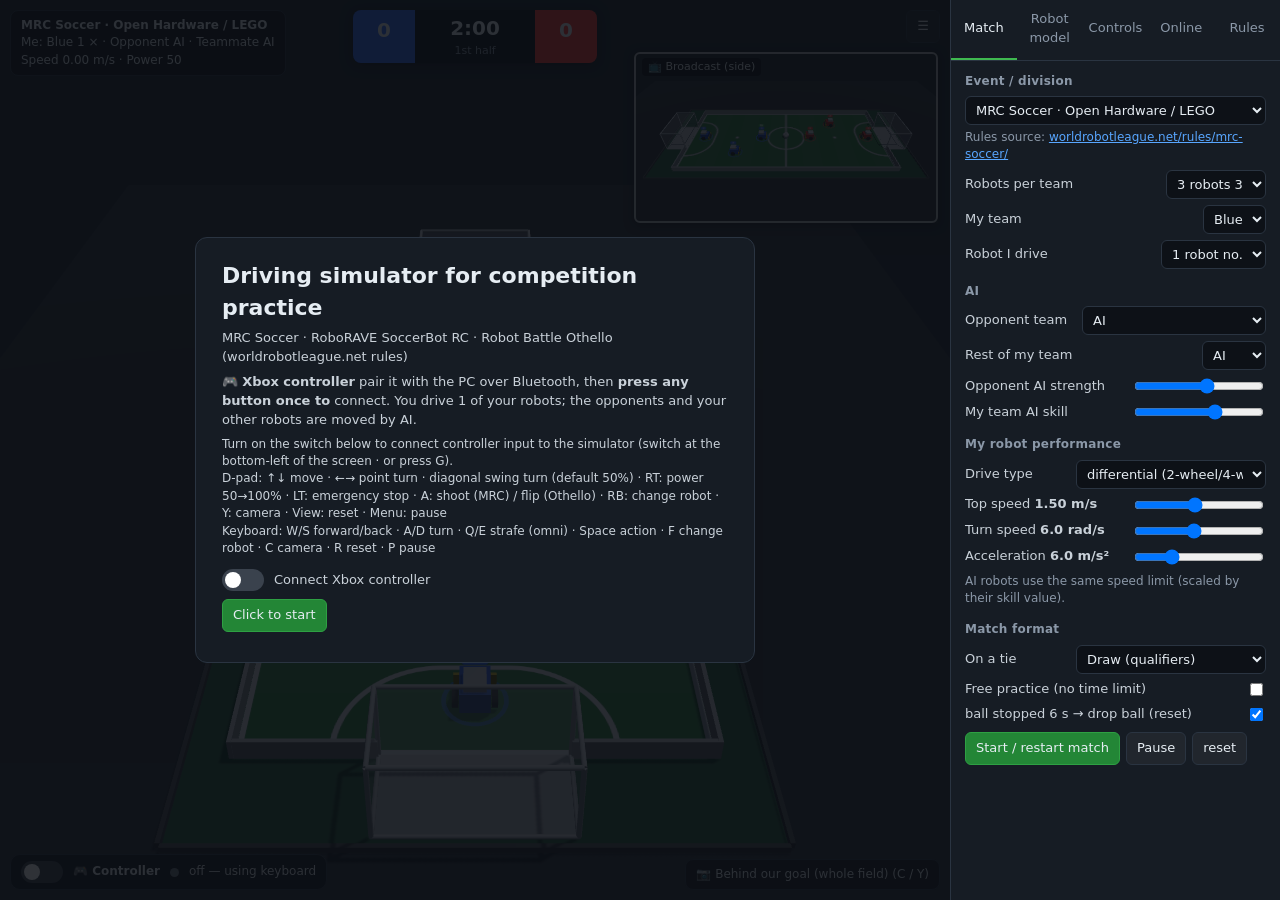
<file: games/rc/index.html>
<!DOCTYPE html>
<html lang="ko">
<head>
<meta charset="utf-8">
<meta name="viewport" content="width=device-width, initial-scale=1">
<title>대회연습용 조종 시뮬레이터 · WRL / RoboRAVE</title>
<script src="../../js/i18n.js"></script>
<style>
:root{--bg:#0f1419;--panel:#161c24;--line:#2a3441;--text:#e6edf3;--mute:#8b98a8;--blue:#2f6bff;--red:#ff3b30;--acc:#3fb950}
*{box-sizing:border-box}
html,body{margin:0;height:100%;background:var(--bg);color:var(--text);font:13px/1.45 system-ui,-apple-system,"Apple SD Gothic Neo","Malgun Gothic",sans-serif;overflow:hidden}
#app{display:flex;height:100%}
#view{position:relative;flex:1;min-width:0;outline:none}
#view canvas{display:block;width:100%;height:100%}
#panel{width:330px;flex:none;background:var(--panel);border-left:1px solid var(--line);display:flex;flex-direction:column}
#panel.hidden{display:none}
.tabs{display:flex;border-bottom:1px solid var(--line)}
.tabs button{flex:1;background:none;border:0;color:var(--mute);padding:10px 4px;cursor:pointer;font:inherit;border-bottom:2px solid transparent}
.tabs button.on{color:var(--text);border-bottom-color:var(--acc)}
.tab{display:none;overflow:auto;padding:12px 14px 30px;flex:1}
.tab.on{display:block}
h3{margin:14px 0 6px;font-size:12px;color:var(--mute);font-weight:600;letter-spacing:.02em}
h3:first-child{margin-top:0}
label.row{display:flex;align-items:center;justify-content:space-between;gap:8px;margin:6px 0}
label.row>span{color:#c9d1d9}
select,input[type=number]{background:#0d1117;color:var(--text);border:1px solid var(--line);border-radius:6px;padding:5px 6px;font:inherit;max-width:190px}
select.wide{width:100%;max-width:none}
input[type=range]{width:130px}
button.btn{background:#21262d;color:var(--text);border:1px solid var(--line);border-radius:6px;padding:6px 10px;cursor:pointer;font:inherit}
button.btn:hover{background:#30363d}
button.pri{background:#238636;border-color:#2ea043}
button.pri:hover{background:#2ea043}
.btns{display:flex;flex-wrap:wrap;gap:6px;margin:8px 0}
.note{color:var(--mute);font-size:12px}
.warn{color:#f0b429}
.ok{color:var(--acc)}
.slot{border:1px solid var(--line);border-radius:8px;padding:8px;margin:6px 0;background:#0d1117}
.slot.sel{border-color:var(--acc)}
.slot .top{display:flex;align-items:center;justify-content:space-between;gap:6px}
.slot .nm{font-weight:600}
.slot .info{font-size:12px;color:var(--mute);margin-top:4px;word-break:break-all}
.slot .btns{margin:6px 0 0}
.slot .btns button{padding:3px 7px;font-size:12px}
.dot{display:inline-block;width:9px;height:9px;border-radius:50%;margin-right:6px;vertical-align:middle}
table.keys{border-collapse:collapse;width:100%;font-size:12px}
table.keys td{border-bottom:1px solid var(--line);padding:5px 4px;vertical-align:top}
table.keys td:first-child{color:var(--mute);white-space:nowrap;width:42%}
.rules ul{padding-left:18px;margin:4px 0}
.rules li{margin:3px 0}
a{color:#58a6ff}
/* HUD */
#hud{position:absolute;top:10px;left:50%;transform:translateX(-50%);display:flex;align-items:stretch;gap:0;pointer-events:none;filter:drop-shadow(0 2px 6px rgba(0,0,0,.5))}
#hud .tm{padding:6px 14px;font-weight:700;font-size:20px;min-width:62px;text-align:center;font-variant-numeric:tabular-nums}
#hud .tA{background:var(--blue);border-radius:8px 0 0 8px}
#hud .tB{background:var(--red);border-radius:0 8px 8px 0}
#hud .mid{background:#0d1117ee;padding:4px 14px;text-align:center;min-width:120px}
#hud .clock{font-size:20px;font-weight:700;font-variant-numeric:tabular-nums}
#hud .per{font-size:11px;color:var(--mute)}
#banner{position:absolute;top:36%;left:50%;transform:translate(-50%,-50%);font-size:clamp(20px,2.6vw,40px);max-width:90%;font-weight:800;text-shadow:0 3px 12px #000;pointer-events:none;text-align:center;white-space:pre-line;opacity:0;transition:opacity .2s}
#banner.show{opacity:1}
#banner.big{font-size:clamp(60px,12vw,160px);color:#fff;-webkit-text-stroke:2px #000;animation:pop .85s ease-out}
@keyframes pop{0%{transform:translate(-50%,-50%) scale(1.6);opacity:0}25%{transform:translate(-50%,-50%) scale(1);opacity:1}100%{transform:translate(-50%,-50%) scale(.9);opacity:1}}
#padbox{position:absolute;left:10px;bottom:10px;background:#0d1117e6;border:1px solid var(--line);border-radius:10px;padding:6px 10px;font-size:12px;display:flex;align-items:center;gap:10px;z-index:3;max-width:60%}
#padbox.on{border-color:var(--acc)}
.sw{position:relative;display:inline-block;width:42px;height:22px;flex:none;cursor:pointer}
.sw input{opacity:0;width:0;height:0}
.sw span{position:absolute;inset:0;background:#3a424d;border-radius:22px;transition:.15s}
.sw span:before{content:"";position:absolute;width:16px;height:16px;left:3px;top:3px;background:#fff;border-radius:50%;transition:.15s}
.sw input:checked+span{background:#238636}
.sw input:checked+span:before{transform:translateX(20px)}
.sw input:focus-visible+span{outline:2px solid #58a6ff}
.padled{width:9px;height:9px;border-radius:50%;background:#6e7681;flex:none}
.padled.wait{background:#f0b429;animation:blink 1s infinite}.padled.live{background:#3fb950;box-shadow:0 0 6px #3fb950}
@keyframes blink{50%{opacity:.3}}
#pipFrame{position:absolute;border:2px solid #ffffffaa;border-radius:6px;pointer-events:auto;cursor:pointer;display:none;box-shadow:0 2px 10px #0008}
#pipFrame span{position:absolute;left:6px;top:4px;font-size:11px;background:#000a;padding:1px 6px;border-radius:4px}
body.spectator #panel, body.spectator #touch, body.spectator #padbox, body.spectator #togglePanel, body.spectator #overlay, body.spectator #side{display:none!important}
body.spectator #hud{transform:translateX(-50%) scale(1.5);transform-origin:top center;top:14px}
#camstat{position:absolute;right:10px;bottom:10px;background:#0d1117cc;border:1px solid var(--line);border-radius:8px;padding:6px 10px;font-size:12px;pointer-events:none}
#togglePanel{position:absolute;right:10px;top:10px;z-index:3}
#overlay{position:absolute;inset:0;background:#0b0f14d9;display:flex;align-items:center;justify-content:center;z-index:5}
#overlay .card{background:var(--panel);border:1px solid var(--line);border-radius:12px;padding:22px 26px;max-width:560px}
#overlay h1{margin:0 0 6px;font-size:22px}
#overlay p{margin:6px 0;color:#c9d1d9}
#side{position:absolute;left:10px;top:10px;background:#0d1117cc;border:1px solid var(--line);border-radius:8px;padding:6px 10px;font-size:12px;pointer-events:none;max-width:280px}
/* 온라인 */
.code{font-size:20px;letter-spacing:.12em;color:#fff;background:#238636;padding:2px 8px;border-radius:6px}
#netPlayers div{padding:4px 0;border-bottom:1px solid var(--line);font-size:12px}
input.txt{background:#0d1117;color:var(--text);border:1px solid var(--line);border-radius:6px;padding:5px 6px;font:inherit;width:140px}
body.client #tab-game input, body.client #tab-game select, body.client #tab-game button{pointer-events:none;opacity:.45}
#netBadge{position:absolute;right:10px;top:52px;background:#0d1117cc;border:1px solid var(--line);border-radius:8px;padding:5px 9px;font-size:12px;pointer-events:none;display:none}
/* 터치 조종 */
#touch{position:absolute;inset:auto 0 52px 0;display:none;justify-content:space-between;padding:0 14px;pointer-events:none;z-index:4}
#touch.on{display:flex}
#touch .grp{display:flex;gap:10px;align-items:flex-end;pointer-events:auto}
#touch button{width:74px;height:74px;border-radius:18px;border:2px solid #ffffff55;background:#0d1117aa;color:#fff;font:700 18px system-ui;touch-action:none;user-select:none;-webkit-user-select:none}
#touch button.dn{background:#2ea043cc;border-color:#fff}
#touch button.gas{width:96px;height:120px;background:#1f6feb99}
#touch button.stop{background:#da363399}
#dropHint{position:absolute;inset:0;border:3px dashed var(--acc);display:none;align-items:center;justify-content:center;font-size:22px;background:#0b0f1499;z-index:4;pointer-events:none}
</style>
<script src="ldraw-lib.js"></script>
<script src="default-robots.js"></script>
<script type="importmap">
{"imports":{"three":"../../vendor/three/build/three.module.js","three/addons/":"../../vendor/three/examples/jsm/","cannon-es":"../../vendor/cannon-es/cannon-es.js"}}
</script>
</head>
<body>
<div id="app">
  <div id="view" tabindex="0">
    <div id="hud">
      <div class="tm tA" id="scA">0</div>
      <div class="mid"><div class="clock" id="clock">2:00</div><div class="per" id="per">전반</div></div>
      <div class="tm tB" id="scB">0</div>
    </div>
    <div id="side"></div>
    <div id="banner"></div>
    <div id="padbox" title="컨트롤러 ↔ 시뮬레이터 연결 (G)"><label class="sw"><input type="checkbox" id="padOn"><span></span></label><b>🎮 컨트롤러</b><i class="padled" id="padled"></i><span id="padstat">꺼짐 — 키보드 사용 중</span></div>
    <div id="camstat"></div>
    <button class="btn" id="togglePanel" title="설정 패널 (Tab)">☰</button>
    <div id="netBadge"></div>
    <div id="pipFrame" title="클릭: 큰 화면과 바꾸기"><span>📺 중계 (옆)</span></div>
    <div id="touch">
      <div class="grp"><button data-k="left">◀</button><div style="display:flex;flex-direction:column;gap:10px"><button data-k="up">▲</button><button data-k="down">▼</button></div><button data-k="right">▶</button></div>
      <div class="grp"><button data-k="stop" class="stop">LT<br><small>정지</small></button><button data-k="act">A<br><small>슛/플립</small></button><button data-k="gas" class="gas">RT<br><small>파워 100%</small></button></div>
    </div>
    <div id="dropHint">여기에 LDR / MPD / STL 파일을 놓으세요</div>
    <div id="overlay"><div class="card">
      <h1>대회연습용 조종 시뮬레이터</h1>
      <p>MRC 축구 · 로보레이브 SoccerBot RC · 로봇배틀 오셀로 (worldrobotleague.net 규칙)</p>
      <p>🎮 <b>엑스박스 컨트롤러</b>를 PC에 블루투스로 페어링한 뒤 <b>아무 버튼이나 한 번 누르면</b> 연결됩니다. 내 로봇 1대를 조종하고, 상대 팀과 우리 팀의 나머지 로봇은 AI가 움직입니다.</p>
      <p class="note">아래 스위치를 켜야 컨트롤러 입력이 시뮬레이터에 연결됩니다(화면 왼쪽 아래 스위치 · G 키로도 전환).<br>D패드: ↑↓ 이동 · ←→ 포인트 턴 · 대각선 스윙턴 (기본 50%) · RT: 파워 50→100% · LT: 비상정지 · A: 슛(MRC) / 플립(오셀로) · RB: 조종 로봇 변경 · Y: 카메라 · View: 재배치 · Menu: 일시정지<br>키보드: W/S 전후진 · A/D 회전 · Q/E 옆이동(옴니) · Space 액션 · F 로봇 변경 · C 카메라 · R 재배치 · P 일시정지</p>
      <label class="row" style="justify-content:flex-start;gap:10px;margin:12px 0 4px"><span class="sw"><input type="checkbox" id="padOn0"><span></span></span><span>엑스박스 컨트롤러 연결</span></label>
      <div class="btns"><button class="btn pri" id="startBtn">클릭해서 시작</button></div>
    </div></div>
  </div>
  <aside id="panel">
    <div class="tabs">
      <button data-tab="game" class="on">경기</button><button data-tab="robot">로봇 모델</button><button data-tab="ctrl">조작</button><button data-tab="net">온라인</button><button data-tab="rules">규칙</button>
    </div>
    <div class="tab on" id="tab-game">
      <h3>종목 / 디비전</h3>
      <select id="rsSel" class="wide"></select>
      <div class="note" id="rsNote" style="margin-top:4px"></div>
      <label class="row"><span>팀당 로봇 수</span><select id="teamSize"></select></label>
      <label class="row"><span>내 팀</span><select id="myTeam"><option value="0">블루</option><option value="1">레드</option></select></label>
      <label class="row"><span>내가 조종할 로봇</span><select id="myRobot"></select></label>
      <h3>AI</h3>
      <label class="row"><span>상대 팀</span><select id="oppMode"><option value="ai">AI</option><option value="idle">정지 (드릴 연습)</option></select></label>
      <label class="row"><span>우리 팀 나머지 로봇</span><select id="mateMode"><option value="ai">AI</option><option value="idle">정지</option></select></label>
      <label class="row"><span>상대 AI 실력</span><input type="range" id="aiOpp" min="0.3" max="1" step="0.05" value="0.7"></label>
      <label class="row"><span>우리 팀 AI 실력</span><input type="range" id="aiMate" min="0.3" max="1" step="0.05" value="0.75"></label>
      <h3>내 로봇 성능</h3>
      <label class="row"><span>구동 방식</span><select id="drive"><option value="diff">차동 (2륜/4륜)</option><option value="omni">옴니 / 메카넘</option></select></label>
      <label class="row"><span>최고 속도 <b id="vmaxV"></b></span><input type="range" id="vmax" min="0.2" max="3" step="0.05"></label>
      <label class="row"><span>회전 속도 <b id="turnV"></b></span><input type="range" id="turn" min="1" max="12" step="0.5"></label>
      <label class="row"><span>가속 <b id="accV"></b></span><input type="range" id="acc" min="1" max="20" step="0.5"></label>
      <div class="note">AI 로봇도 같은 속도 상한을 씁니다(실력 값만큼 비율 적용).</div>
      <h3>경기 방식</h3>
      <label class="row"><span>동점 시</span><select id="tieMode"><option value="draw">무승부 (예선)</option><option value="golden">골든골 / 골든포인트 (본선)</option></select></label>
      <label class="row"><span>자유 연습 (시간 무제한)</span><input type="checkbox" id="practice"></label>
      <label class="row" id="row5s"><span>5초 룰 자동 판정</span><input type="checkbox" id="rule5" checked></label>
      <label class="row" id="rowStrict"><span>실격 규정 판정 (스타트 타깃·스탠딩다운 등)</span><input type="checkbox" id="strict" checked></label>
      <div class="btns">
        <button class="btn pri" id="btnStart">경기 시작 / 재시작</button>
        <button class="btn" id="btnPause">일시정지</button>
        <button class="btn" id="btnReset">재배치</button>
        <button class="btn" id="btnNext" style="display:none">후반 시작</button>
      </div>
    </div>
    <div class="tab" id="tab-robot">
      <h3>모델 불러오기</h3>
      <div class="note">로봇 칸을 선택하고 파일을 고르거나, 화면에 <b>끌어다 놓으세요</b>. 지원: <b>.ldr .mpd .dat</b> (LDraw / Studio·LeoCAD·LDCad 내보내기), <b>.stl</b> (바이너리/ASCII).</div>
      <div class="btns">
        <button class="btn pri" id="btnLoadModel">선택한 칸에 파일 불러오기</button>
        <input type="file" id="fileModel" accept=".ldr,.mpd,.dat,.stl,.LDR,.MPD,.DAT,.STL" hidden>
      </div>
      <h3>LDraw 부품 라이브러리</h3>
      <div class="note">EV3 · SPIKE Prime/Essential · Robot Inventor 세트 부품(로보메이커스 캐드와 같은 라이브러리)이 <b>내장</b>되어 있어 .ldr 파일을 바로 불러올 수 있습니다. 세트에 없는 부품은 자리표시 블록으로 그려지며, PC의 LDraw 폴더를 선택하면 추가로 채워집니다.</div>
      <div class="btns">
        <button class="btn" id="btnLib">LDraw 폴더 선택</button>
        <button class="btn" id="btnLibFiles">부품 파일(.dat) 추가</button>
        <input type="file" id="fileLib" webkitdirectory directory multiple hidden>
        <input type="file" id="fileLibFiles" accept=".dat,.ldr" multiple hidden>
      </div>
      <div class="note" id="libStat">라이브러리: 없음</div>
      <label class="row"><span>스터드 생략 (가볍게)</span><input type="checkbox" id="skipStuds" checked></label>
      <label class="row"><span>STL 단위</span><select id="stlUnit"><option value="0.001">mm</option><option value="0.01">cm</option><option value="0.0254">inch</option><option value="1">m</option></select></label>
      <label class="row"><span>STL 위쪽 축</span><select id="stlUp"><option value="z">Z (CAD 기본)</option><option value="y">Y</option></select></label>
      <h3>로봇 칸</h3>
      <div id="slots"></div>
    </div>
    <div class="tab" id="tab-ctrl">
      <h3>엑스박스 컨트롤러</h3>
      <label class="row"><span><b>컨트롤러 연결</b> (G 키)</span><span class="sw"><input type="checkbox" id="padOn2"><span></span></span></label>
      <label class="row"><span>사용할 컨트롤러</span><select id="padSel"><option value="-1">자동 (처음 감지된 것)</option></select></label>
      <div class="btns"><button class="btn" id="padTest">진동 테스트</button></div>
      <div class="note" id="padInfo">꺼짐. 토글을 켜고 컨트롤러 버튼을 한 번 누르세요.</div>
      <label class="row"><span>조작 방식</span><select id="padMode">
        <option value="dpad">대회 방식 (D패드 50% · RT 파워 50→100% · LT 비상정지)</option>
        <option value="arcade">아케이드 (왼스틱 하나)</option>
        <option value="split">분리형 (왼스틱 전후 + 오른스틱 회전)</option>
        <option value="tank">탱크 (양 스틱 = 좌/우 바퀴)</option>
        <option value="rc">RC카 (RT 전진 · LT 후진 · 왼스틱 조향)</option>
      </select></label>
      <label class="row"><span>옴니 이동 기준</span><select id="omniRef"><option value="robot">로봇 기준</option><option value="field">필드 기준 (조종자 시점)</option></select></label>
      <label class="row"><span>데드존</span><input type="range" id="dead" min="0.02" max="0.35" step="0.01" value="0.12"></label>
      <label class="row"><span>진동 피드백</span><input type="checkbox" id="rumble" checked></label>
      <label class="row"><span>터치 조종 버튼 (태블릿)</span><input type="checkbox" id="touchOn"></label>
      <h3>중계 화면</h3>
      <label class="row"><span>작은 중계 화면 계속 표시 (V)</span><input type="checkbox" id="pipOn" checked></label>
      <label class="row"><span>크기</span><select id="pipSize"><option value="0.24">작게</option><option value="0.32" selected>보통</option><option value="0.42">크게</option></select></label>
      <div class="btns"><button class="btn" id="btnBroadcastWin">📺 중계 전용 창 열기 (프로젝터·두 번째 모니터)</button></div>
      <div class="note" id="bcNote">새 창에 옆에서 본 중계 화면만 크게 띄웁니다. 창을 두 번째 모니터로 옮겨 전체 화면(F11)으로 쓰세요. 이 창에서 진행되는 경기가 그대로 나옵니다.</div>
      <table class="keys">
        <tr><td colspan="2"><b>오셀로 (OT 로봇 Pybricks 프로그램과 동일)</b></td></tr>
        <tr><td>D패드 ↑ ↓</td><td>DriveBase 전진 / 후진 — 기본 50%</td></tr>
        <tr><td>D패드 → ←</td><td>제자리 회전 (최고 회전 = 최고 속도 ÷ 바퀴 간격의 절반)</td></tr>
        <tr><td>D패드 대각선</td><td>전후·회전에 파워를 절반씩 → 안쪽 바퀴 정지 스윙턴</td></tr>
        <tr><td>RT</td><td>파워 50% → 100% (power = 0.5 + RT/200)</td></tr>
        <tr><td>A / B / Y</td><td>플리퍼 90° / 45° / 16° — 누르는 동안 홀드, 떼면 0°(바닥)로 복귀 · 주행과 동시에</td></tr>
        <tr><td>LT (누른 채)</td><td>플리퍼 50% 속도</td></tr>
        <tr><td>D패드 놓음</td><td>drive(0, 0) — 가속도 4000 mm/s²로 즉시 정지</td></tr>
        <tr><td colspan="2"><b>(예전) 대회 방식 — 조작 방식 목록에서 다른 방식 선택 시</b></td></tr>
        <tr><td>D패드 ↑ / ↓</td><td>전진 / 후진 — 기본 50% 파워</td></tr>
        <tr><td>D패드 ← / →</td><td>포인트 턴 — 로봇 중심에서 제자리 회전 (파워를 올려도 제자리 회전)</td></tr>
        <tr><td>D패드 대각선 ↖ ↗ ↙ ↘</td><td>스윙턴 — 안쪽 바퀴를 축으로 바깥 바퀴만 돌며 회전</td></tr>
        <tr><td>RT</td><td>파워 조절 — 누르는 깊이만큼 50% → 100% (RT만으로는 움직이지 않음)</td></tr>
        <tr><td>LT</td><td>비상정지 (누르는 동안 즉시 정지, 다른 입력 무시)</td></tr>
        <tr><td>A</td><td>MRC 축구: 슛 (킥 모터) · 오셀로: 블록 뒤집기 (플립)</td></tr>
        <tr><td colspan="2"><b>MRC 축구 · 로보레이브 사커 (Pybricks 코드와 동일)</b></td></tr>
        <tr><td>D패드 ↑ / ↓</td><td>좌·우 모터 파워로 전진 / 후진</td></tr>
        <tr><td>D패드 → / ←</td><td>포인트 턴 (좌 +파워 · 우 −파워 / 반대)</td></tr>
        <tr><td>D패드 ↗ ↖ ↘ ↙</td><td>좌 100 · 우 50 / 좌 50 · 우 100 (후진은 −100 · −50)</td></tr>
        <tr><td>↑ + B / ↑ + X</td><td>왼쪽 바퀴만 / 오른쪽 바퀴만 (반대쪽 브레이크)</td></tr>
        <tr><td>RT</td><td>누르는 동안 파워 100, 떼면 50 — 모터가 가속해서 속도가 서서히 올라감</td></tr>
        <tr><td>LT</td><td>슛: 킥 모터 −100 150 ms → +100 200 ms (MRC Open/LEGO만 · Micro와 로보레이브는 슛터 없음)</td></tr>
        <tr><td>D패드 놓음</td><td>양쪽 브레이크</td></tr>
        <tr><td colspan="2"><b>다른 방식</b></td></tr>
        <tr><td>왼쪽 스틱</td><td>주행 (아케이드·분리형·탱크·RC카). 옴니: 왼스틱 이동 · 오른스틱 회전</td></tr>
        <tr><td>B (누르는 동안)</td><td>정밀 모드 (속도 40%)</td></tr>
        <tr><td>RB / LB</td><td>조종할 우리 팀 로봇 변경</td></tr>
        <tr><td>Y</td><td>카메라 전환</td></tr>
        <tr><td>X</td><td>조종 로봇 시점 ↔ 이전 카메라</td></tr>
        <tr><td>View (⧉)</td><td>재배치 (심판 리셋)</td></tr>
        <tr><td>Menu (≡)</td><td>일시정지 / 하프타임 넘기기</td></tr>
      </table>
      <h3>키보드 (컨트롤러 없을 때)</h3>
      <table class="keys">
        <tr><td>W / S</td><td>전진 / 후진</td></tr>
        <tr><td>A / D</td><td>좌회전 / 우회전</td></tr>
        <tr><td>Q / E</td><td>왼쪽 / 오른쪽 옆이동 (옴니)</td></tr>
        <tr><td>Shift</td><td>정밀 모드</td></tr>
        <tr><td>Space</td><td>슛 / 플립</td></tr>
        <tr><td>F</td><td>조종 로봇 변경</td></tr>
        <tr><td>C · 1~6</td><td>카메라 전환 / 직접 선택 (우리 골대 뒤, 탑, 중계(옆), 조종석, 추적, 자유) · V: 중계 화면 켜기/끄기</td></tr>
        <tr><td>G</td><td>컨트롤러 연결 켜기/끄기</td></tr>
        <tr><td>R · P · Tab</td><td>재배치 · 일시정지 · 설정 패널</td></tr>
      </table>
      <p class="note">자유 카메라: 마우스 드래그 회전, 휠 확대, 우클릭 이동.</p>
    </div>
    <div class="tab" id="tab-net">
      <h3>온라인 대전 (다른 PC · 태블릿)</h3>
      <div class="note" id="netWhere"></div>
      <label class="row"><span>내 이름</span><input class="txt" id="netName" maxlength="12" placeholder="예: 대원"></label>
      <h3>방 만들기 (방장)</h3>
      <div class="note">방장 기기가 경기 규칙·물리 계산을 맡습니다. 종목·인원·로봇 모델은 방장이 정합니다. 사람이 없는 자리는 AI가 움직입니다.</div>
      <div class="btns"><button class="btn pri" id="netHost">방 만들기</button></div>
      <h3>참가하기</h3>
      <label class="row"><span>방 코드</span><input class="txt" id="netCode" maxlength="5" placeholder="ABCDE" style="text-transform:uppercase"></label>
      <label class="row"><span>희망 팀</span><select id="netTeam"><option value="-1">자동</option><option value="0">블루</option><option value="1">레드</option></select></label>
      <div class="btns"><button class="btn pri" id="netJoin">참가</button><button class="btn" id="netLeave">나가기</button></div>
      <h3>상태</h3>
      <div id="netStat" class="note">오프라인</div>
      <div id="netPlayers"></div>
    </div>
    <div class="tab rules" id="tab-rules"><div id="rulesBox"></div></div>
  </aside>
</div>

<script type="module">
import * as THREE from 'three';
import { OrbitControls } from 'three/addons/controls/OrbitControls.js';
import { STLLoader } from 'three/addons/loaders/STLLoader.js';
import * as CANNON from 'cannon-es';

const $ = s => document.querySelector(s);
const clamp = (v,a,b) => v<a?a:(v>b?b:v);
const approach = (v,t,d) => v<t ? Math.min(t,v+d) : Math.max(t,v-d);
const wrapA = a => { while(a>Math.PI) a-=2*Math.PI; while(a<-Math.PI) a+=2*Math.PI; return a; };
const TEAMCOL = ['#2f6bff','#ff3b30'];
const TEAMNAME = ['블루','레드'];

/* ===================== 규칙 데이터 (worldrobotleague.net) ===================== */
const RULESETS = {
  mrc_open: {
    name:'MRC 축구 · Open Hardware / LEGO', type:'soccer', src:'https://worldrobotleague.net/rules/mrc-soccer/',
    L:4.2, W:2.0, outerL:4.8, outerW:2.4, sideWall:0.10, endWall:0.10, goal:{w:0.80,h:0.40,d:0.40,pvc:true}, kick:3.5,
    ball:{d:0.14,m:0.2,k:0.35,c:0.12,vmax:5,look:'soccer'}, robot:{max:[0.20,0.20,0.20],def:[0.20,0.20,0.20],mass:1.0,v:1.5,turn:6,acc:6},
    teamSize:3, teamOpts:[2,3], halves:2, halfLen:120, breakLen:60, called:null, markings:'mrc', kickoff:'center', five:false,
    rules:[
      '필드: 녹색 카펫 2.0 × 4.2 m (평평한 2.4 × 4.8 m 영역 안), 사이드라인에 약 10 cm 턱',
      '라인: 중앙선 2.5 cm, 센터서클 Ø80 cm, 골 에어리어 50 × 120 cm(모서리 R45), 페널티 마크 골에서 100 cm',
      '골대: 80 × 40 × 40 cm (W×H×D), ½인치 PVC 파이프',
      '공: 3호 축구공 약 Ø14 cm, 200 g 이하',
      '로봇: 20 × 20 × 20 cm 이내(LEGO는 경기 중 25 × 25 cm까지), 1,000 g 이하, 바퀴 구동만',
      '공은 부피의 30%까지만 감쌀 수 있음 · 공을 잡거나 붙드는 구조 금지',
      '경기: 3 대 3, 전·후반 각 2분, 하프타임 최대 1분 · 제한 시간 내 득점이 많은 팀 승',
    ],
    sim:['골라인(엔드라인)에도 높이 10 cm 벽 설치 — 골 입구만 열림','킥(슛) 모터: LT로 공을 참 — 킥 모터 −100% 150 ms 뒤 +100% 200 ms로 복귀 (킥 속도 약 3.5 m/s). WRL 페이지에는 "공을 밀거나 잡는 장치 금지" 문구가 있으나 운영 기준에 따라 킥 모터 허용','반칙·킥오프·재개 규정은 MRC 페이지에 없어 KRL 방식(센터 킥오프)을 사용','2.4 × 4.8 m 바깥 경계는 로봇이 나가지 않도록 턱으로 처리'],
  },
  mrc_micro: {
    name:'MRC 축구 · Micro', type:'soccer', src:'https://worldrobotleague.net/rules/mrc-soccer/',
    L:0.64, W:0.38, sideWall:0.05, endWall:0.05, goal:{w:0.15,h:0.05,d:0.05}, kick:0,
    ball:{d:0.0315,m:0.0027,k:0.5,c:0.06,vmax:2,look:'pingpong'}, robot:{max:[0.05,0.05,0.08],def:[0.045,0.045,0.06],mass:0.1,v:0.5,turn:7,acc:4},
    teamSize:3, teamOpts:[2,3], halves:2, halfLen:120, breakLen:60, called:null, markings:'simple', kickoff:'center', five:false,
    rules:[
      '필드: 38 × 64 cm 카펫, 5 cm 벽',
      '공: 탁구공 또는 미니 축구공 Ø31.5 mm',
      '로봇: 5 × 5 × 8 cm 이내(경기 중 7 × 7 × 10 cm까지), 100 g 이하(리모컨 제외), 바퀴 구동, 무선 리모컨 조종',
      '경기: 3 대 3, 전·후반 각 2분',
    ],
    sim:['골대 크기가 규정에 없어 폭 15 cm · 높이 5 cm로 가정','하프타임 1분으로 가정','Micro 로봇에는 슛터(킥 모터)가 없음'],
  },
  krl_basic: {
    name:'MRC 축구 · KRL BASIC (참고 규정)', type:'soccer', src:'https://worldrobotleague.net/rules/mrc-soccer/',
    L:1.40, W:1.00, sideWall:0.08, endWall:0.08, goal:{w:0.40,h:0.12,d:0.10}, kick:2.5,
    ball:{d:0.075,m:0.04,k:0.4,c:0.1,vmax:3.5,look:'soccer'}, robot:{max:[0.20,0.20,0.20],def:[0.20,0.20,0.20],mass:0.5,v:1.0,turn:6,acc:5},
    teamSize:2, teamOpts:[1,2,3], halves:2, halfLen:180, breakLen:60, called:10, markings:'simple', kickoff:'center', five:false,
    rules:[
      'KRL 규정집(Ver 24.09.24) — 적용 여부는 추후 확정',
      '필드 140 × 100 cm, 벽 높이는 골대 높이의 50~100%',
      '공 75 mm / 40 g 이하 · 로봇 20 × 20 × 20 cm, 500 g 이하',
      '경기: 전·후반 3분(2~5분 조정 가능), 10점 도달 시 콜드게임',
      '공을 지름의 50% 넘게 가두거나 로봇 위에 올려 운반 금지',
      '센터서클 킥오프, 반칙 시 프리킥·페널티킥, 드롭볼 재개',
    ],
    sim:['골대 크기·팀 인원이 페이지에 없어 골 폭 40 cm, 2 대 2로 가정'],
  },
  krl_heavy: {
    name:'MRC 축구 · KRL HEAVY (참고 규정)', type:'soccer', src:'https://worldrobotleague.net/rules/mrc-soccer/',
    L:4.0, W:2.0, sideWall:0.15, endWall:0.15, goal:{w:0.80,h:0.30,d:0.30,pvc:true}, kick:3.5,
    ball:{d:0.14,m:0.1,k:0.35,c:0.1,vmax:5,look:'soccer'}, robot:{max:[0.20,0.20,0.20],def:[0.20,0.20,0.20],mass:1.0,v:1.6,turn:6,acc:6},
    teamSize:3, teamOpts:[2,3], halves:2, halfLen:180, breakLen:60, called:10, markings:'mrc', kickoff:'center', five:false,
    rules:['KRL HEAVY: 필드 400 × 200 cm, 공 140 mm / 100 g 이하, 로봇 20 × 20 × 20 cm · 1,000 g(+3 g)','전·후반 3분, 10점 콜드게임'],
    sim:['골대 80 cm 폭(MRC와 동일)으로 가정'],
  },
  krl_micro: {
    name:'MRC 축구 · KRL MICRO (참고 규정)', type:'soccer', src:'https://worldrobotleague.net/rules/mrc-soccer/',
    L:0.62, W:0.44, sideWall:0.04, endWall:0.04, goal:{w:0.15,h:0.05,d:0.05}, kick:0,
    ball:{d:0.035,m:0.03,k:0.5,c:0.06,vmax:2,look:'pingpong'}, robot:{max:[0.05,0.05,0.05],def:[0.045,0.045,0.045],mass:0.08,v:0.5,turn:7,acc:4},
    teamSize:2, teamOpts:[1,2,3], halves:2, halfLen:180, breakLen:60, called:10, markings:'simple', kickoff:'center', five:false,
    rules:['KRL MICRO: 필드 62 × 44 cm, 공 35 mm / 30 g 이하, 로봇 5 × 5 × 5 cm · 80 g 이하, 3.7 V 이하','전·후반 3분, 10점 콜드게임'],
    sim:['골대 폭 15 cm, 2 대 2로 가정','Micro 로봇에는 슛터(킥 모터)가 없음'],
  },
  roborave: {
    name:'로보레이브 SoccerBot RC (ES/MS/HS · 800 g)', type:'soccer', src:'https://worldrobotleague.net/rules/roborave/#soccer',
    L:1.80, W:1.20, outerL:1.90, outerW:1.26, sideWall:0.05, endWall:0.05, goal:{w:0.50,h:0.10,d:0.12},
    ball:{d:0.04267,m:0.04593,k:0.3,c:0.15,vmax:3,look:'golf'}, robot:{max:[0.15,0.15,0.15],def:[0.15,0.15,0.15],mass:0.8,v:1.2,turn:6,acc:5},
    teamSize:2, teamOpts:[1,2], halves:2, halfLen:90, breakLen:30, called:null, markings:'roborave', kickoff:'corners', five:true,
    rules:[
      '필드 1.20 × 1.80 m, 골 폭 0.50 m (공차 ±5%)',
      '공: Ø42.67 mm, 45.93 g (골프공 규격)',
      '로봇: 팀당 RC 로봇 2대, 15 × 15 × 15 cm (공차 없음), 800 g 클래스, 배터리 전원만',
      '슈팅·그립·킥·클램핑 장치, 점착 재료, 솔레노이드 금지 · 공 부피 30%까지만 감쌀 수 있음 (시뮬레이터에서도 킥 없음)',
      '경기: 최대 3분 = 전·후반 각 90초, 하프타임 진영 교체 30초 이내 · 연장/타임아웃 없음',
      '공이 필드를 벗어나면 경기 시계 정지',
      '킥오프(시작·후반·득점 후): 각 팀 로봇 2대를 자기 진영 두 모서리에, 공은 중앙',
      '5초 룰: 로봇끼리 엉켜 못 움직이거나 공이 모서리에 끼면 5초 후 공 중앙 · 로봇 시작 위치로',
      '예선 승점: 승 3 · 무 1 · 패 0 / 본선 동점은 골든골',
      '재시작 30초 초과 지연 등은 상대 득점 또는 실격',
    ],
    sim:['조종: MRC와 같은 Pybricks 코드식 바퀴 제어(D패드 · RT 파워 100/50), 슛터 없음','사이드라인과 골라인에 벽(높이 5 cm로 가정) — 골 입구만 열림','로봇 기본 크기 15 × 15 × 15 cm','골 깊이 12 cm로 가정'],
  },
  othello2: {
    name:'로봇배틀 오셀로 · 경기장 v2 (2396 × 1196)', type:'othello', variant:'v2', src:'https://worldrobotleague.net/rules/othello/',
    arenaL:2.396, arenaW:1.196, frame:0.030, platformH:0.30, mirror:true, coneTip:true,
    robot:{max:[0.20,0.20,0.20],def:[0.20,0.20,0.20],mass:0.5,v:0.49,turn:5.5,acc:4,tol:0.005},
    teamSize:1, teamOpts:[1,2], halves:1, halfLen:120, goldenLen:60, called:11,
    rules:[
      '경기장 v2 (2026 RRK 도면): 2396 × 1196 mm 직사각형, 바깥 테두리 30 mm, 회색 바닥, 가운데 녹색 중앙선',
      '왼쪽 = 빨강 진영, 오른쪽 = 파랑 진영',
      '원판 블록 Ø120 mm: 진영마다 5개가 중앙선에서 240 mm 떨어진 곳에 세로로 맞닿아 놓임',
      '진영 막대: 20 × 498 mm 바닥 표시, 원판 바깥쪽 (중앙선에서 300~320 mm)',
      '가운데 판 20 × 120 mm (빨강/파랑 양면), 중앙에 세워져 있음',
      '스타트 박스 250 × 250 mm (중앙선에서 734 mm), 스타트 타깃 원 진영마다 3개 (뒤쪽 가장자리 가운데 · 위 · 아래)',
      '그 밖의 규칙(11개 블록, 2분, 콜드게임, 골든포인트, 링아웃, 스탠딩다운)은 경기장 v1과 같음',
    ],
    sim:['도면 PDF(2026_RRK_Othello_Arena_2396x1196)에서 치수를 그대로 가져옴','진영 막대는 바닥에 칠한 표시 (턱 없음)','경기장 높이 30 cm(링아웃 가능), 바깥 테두리 30 mm도 바닥면으로 가정','스타트 타깃(콘): 1:1은 가운데 원, 2:2는 위·아래 원. 넘어뜨리거나 떨어뜨리면 제거','2:2는 스타트 박스 위·아래로 나란히 출발'],
  },
  othello: {
    name:'로봇배틀 오셀로 · 경기장 v1 (팔각)', type:'othello', src:'https://worldrobotleague.net/rules/othello/',
    arena:1.98, platformH:0.30,
    robot:{max:[0.20,0.20,0.20],def:[0.20,0.20,0.20],mass:0.5,v:0.49,turn:5.5,acc:4,tol:0.005},
    teamSize:1, teamOpts:[1,2], halves:1, halfLen:120, goldenLen:60, called:11,
    rules:[
      '경기장: 약 198 × 198 × 30 cm, 70 × 70 cm 정사각 패널 5장 + 삼각 패널 4장(팔각형), PET 바닥',
      '미션 블록 11개: 내 진영 5 · 상대 진영 5 · 중앙 중립 1',
      '원형 블록 Ø12 cm × 20 mm (25 g), 중앙 블록 12 × 12 cm × 20 mm (30 g), 양면 색이 다름',
      '로봇: 20 × 20 × 20 cm 이내(공차 +0.5 cm · 운영 기준, WRL 페이지 표기는 25 × 25 × 25 cm), 500 g(+3 g) 이하',
      '경기: 1:1 또는 2:2, 2분 · 11개 모두 내 색으로 만들면 콜드게임 승',
      '시간 종료 시 내 색 블록 1개 = 1점 · 동점이면 1분 골든포인트 → 경고 수 → 로봇 총무게 → 팀 나이',
      '스타트 타깃(노란 콘)을 먼저 치우기 전에 블록·상대 로봇과 접촉하면 즉시 실격',
      '경기장에 벽 없음 · 로봇이 떨어지면 패배 · 오셀로 판을 바닥으로 떨어뜨려도(색 관계없이, 마지막으로 민 팀) 패배',
      '점수는 바닥에 평평하게 붙은 판만 인정 — 다른 판 위에 겹치거나 로봇 플리퍼 위에 올라온 판은 불인정',
      '색에 관계없이 모든 오셀로 판을 뒤집을 수 있음 · 판은 가벼워(원판 25 g, 가운데 판 30 g) 로봇으로 쉽게 밀림',
      '스탠딩다운: 5초 넘게 멈추면 선언, 5카운트 안에 회복 못 하면 KO패 (2:2 제외)',
      '상대 로봇 밀기·잡기·당기기·들기·뒤집기 금지, 회전·드럼형 무기 금지 · 이동 중 기본 블로킹은 허용',
      '경고: 첫 번째는 구두, 이후 누적마다 상대 1점',
    ],
    sim:['스타트 타깃(콘)은 시작 위치 뒤 경기장 가장자리 원 안에 놓이며, 로봇이 회전해 쳐서 경기장 밖으로 떨어뜨려야 제거됨 (넘어지기만 하면 미제거 — 밀어서 떨어뜨리기 가능)','뒤집는 기구는 규정에 없어 로봇 앞 10 cm 이내 블록을 액션 버튼(A/Space)으로 뒤집는 방식','블록은 처음에 각 진영 팀 색, 중앙 블록은 중립(흰색)','"자기 블록 낙하": 내 색 블록을 내 로봇이 마지막으로 건드려 떨어뜨린 경우로 해석','경기장 패널 5+4장 → 한 변 66 cm 팔각형(폭 198 cm)으로 환산'],
  },
};

/* ===================== 렌더러 / 씬 ===================== */
const view = $('#view');
const renderer = new THREE.WebGLRenderer({antialias:true});
renderer.setPixelRatio(Math.min(devicePixelRatio,2));
renderer.shadowMap.enabled = true;
renderer.shadowMap.type = THREE.PCFSoftShadowMap;
renderer.outputColorSpace = THREE.SRGBColorSpace;
view.prepend(renderer.domElement);
const scene = new THREE.Scene();
scene.background = new THREE.Color('#1b222c');
const camera = new THREE.PerspectiveCamera(45, 1, 0.005, 200);
const controls = new OrbitControls(camera, renderer.domElement);
controls.enabled = false; controls.enableDamping = true;
scene.add(new THREE.HemisphereLight('#dfe8ff','#3a3a30',0.9));
const sun = new THREE.DirectionalLight('#ffffff',1.6);
sun.castShadow = true; sun.shadow.mapSize.set(2048,2048);
scene.add(sun); scene.add(sun.target);
let fieldGroup = new THREE.Group(); scene.add(fieldGroup);
let dynGroup = new THREE.Group(); scene.add(dynGroup);

function resize(){ const w=view.clientWidth, h=view.clientHeight; renderer.setSize(w,h,false); camera.aspect=w/h; camera.updateProjectionMatrix(); }
new ResizeObserver(resize).observe(view);

/* ===================== 사운드 ===================== */
let actx=null;
function beep(freq=2200,dur=0.25,vol=0.08,type='square'){
  try{ if(!actx) actx=new (window.AudioContext||window.webkitAudioContext)(); const o=actx.createOscillator(), g=actx.createGain();
    o.type=type; o.frequency.value=freq; g.gain.value=vol; o.connect(g); g.connect(actx.destination); const t=actx.currentTime;
    g.gain.setValueAtTime(vol,t); g.gain.exponentialRampToValueAtTime(0.0001,t+dur); o.start(t); o.stop(t+dur+0.02);}catch(e){}
}
const whistle=(local)=>{ if(typeof NET!=='undefined' && (NET.role==='host'||BC.viewers>0) && !local) netBroadcast({type:'whistle'}); beep(2600,0.18,0.06);setTimeout(()=>beep(2600,0.35,0.06),220);};

/* ===================== 설정 상태 ===================== */
let RS = RULESETS.mrc_open, RSKEY='mrc_open';
const S = { teamSize:3, myTeam:0, myRobot:0, oppMode:'ai', mateMode:'ai', aiOpp:0.7, aiMate:0.75,
  drive:'diff', vmax:1.5, turn:6, acc:6, tie:'draw', practice:false, rule5:true, strict:true,
  padOn:false, padMode:'dpad', omniRef:'robot', dead:0.12, rumble:true, skipStuds:true, stlUnit:0.001, stlUp:'z' };
const models = [[],[]]; // models[team][idx] = template or null
let selSlot = {team:0, idx:0};

/* ===================== 필드 생성 ===================== */
let F = null; // 현재 필드 기하
function canvasTex(wm, hm, draw, maxPx=2048){
  const s = maxPx/Math.max(wm,hm); const c=document.createElement('canvas'); c.width=Math.round(wm*s); c.height=Math.round(hm*s);
  const g=c.getContext('2d'); g.scale(s,s); draw(g,s); const t=new THREE.CanvasTexture(c); t.colorSpace=THREE.SRGBColorSpace; t.anisotropy=8; return t;
}
function addBox(w,h,d,color,x,y,z,parent=fieldGroup,opts={}){
  const m=new THREE.Mesh(new THREE.BoxGeometry(w,h,d), new THREE.MeshStandardMaterial({color,roughness:0.8,...opts}));
  m.position.set(x,y,z); m.castShadow=true; m.receiveShadow=true; parent.add(m); return m;
}
function seg(ax,az,bx,bz,o={}){ return {ax,az,bx,bz,wt:o.wt??0.008, ...o}; }

function buildField(){
  scene.remove(fieldGroup); fieldGroup=new THREE.Group(); scene.add(fieldGroup);
  if(RS.type==='othello') return buildOthello();
  const L=RS.L, W=RS.W, g=RS.goal, hw=W/2, hl=L/2;
  const oL = Math.max(RS.outerL||L+0.06, L+2*g.d+0.1), oW = Math.max(RS.outerW||W+0.06, W+0.06);
  F = {type:'soccer', L, W, gw:g.w, gd:g.d, gh:g.h, oL, oW, walls:[], roofs:[], sideWall:RS.sideWall>0, endWall:RS.endWall>0, rb:RS.ball.d/2};
  const ground = new THREE.Mesh(new THREE.PlaneGeometry(oL+4,oW+4), new THREE.MeshStandardMaterial({color:'#2a2f36',roughness:1}));
  ground.rotation.x=-Math.PI/2; ground.position.y=-0.002; ground.receiveShadow=true; fieldGroup.add(ground);
  // 바깥 바닥 (MRC 2.4×4.8 영역 / 로보레이브 테이블)
  const outerMat = new THREE.MeshStandardMaterial({color: RSKEY==='roborave'?'#c9c3b5':'#25643a',roughness:1});
  const outer = new THREE.Mesh(new THREE.PlaneGeometry(oL,oW), outerMat); outer.rotation.x=-Math.PI/2; outer.position.y=-0.001; outer.receiveShadow=true; fieldGroup.add(outer);
  // 필드 텍스처
  const lw = RS.markings==='mrc'?0.025:Math.max(0.004,W*0.012);
  const tex = canvasTex(L,W,(c)=>{
    c.fillStyle = RSKEY==='roborave' ? '#1f8a4c' : '#2f8a3e'; c.fillRect(0,0,L,W);
    // 카펫 결 줄무늬
    const n=12; for(let i=0;i<n;i++){ if(i%2) { c.fillStyle='rgba(255,255,255,0.035)'; c.fillRect(i*L/n,0,L/n,W);} }
    c.strokeStyle='#f4f4f4'; c.fillStyle='#f4f4f4'; c.lineWidth=lw;
    c.strokeRect(lw/2,lw/2,L-lw,W-lw);
    c.beginPath(); c.moveTo(L/2,0); c.lineTo(L/2,W); c.stroke();
    const cr = RS.markings==='mrc'?0.40:(RS.markings==='roborave'?0.15:W*0.15);
    c.beginPath(); c.arc(L/2,W/2,cr,0,Math.PI*2); c.stroke();
    c.beginPath(); c.arc(L/2,W/2,lw*1.2,0,Math.PI*2); c.fill();
    if(RS.markings==='mrc'){
      // 골 에어리어 50 × 120, R45 (필드 쪽 모서리)
      const ad=0.50, aw=1.20, R=Math.min(0.45,ad);
      for(const side of [0,1]){
        c.beginPath();
        const x0 = side? L : 0, dir = side? -1:1;
        const y1=W/2-aw/2, y2=W/2+aw/2;
        c.moveTo(x0, y1);
        c.lineTo(x0+dir*(ad-R), y1);
        c.arcTo(x0+dir*ad, y1, x0+dir*ad, y1+R, R);
        c.lineTo(x0+dir*ad, y2-R);
        c.arcTo(x0+dir*ad, y2, x0+dir*(ad-R), y2, R);
        c.lineTo(x0, y2); c.stroke();
        c.beginPath(); c.arc(x0+dir*1.0, W/2, lw*1.2, 0, Math.PI*2); c.fill();
      }
    } else {
      for(const side of [0,1]){ const x0=side?L:0, dir=side?-1:1; const ad=Math.min(L*0.08,0.25), aw=g.w*1.5;
        c.strokeRect(side? L-ad : 0, W/2-aw/2, ad, aw); }
    }
  });
  const fieldMesh = new THREE.Mesh(new THREE.PlaneGeometry(L,W), new THREE.MeshStandardMaterial({map:tex,roughness:0.95}));
  fieldMesh.rotation.x=-Math.PI/2; fieldMesh.receiveShadow=true; fieldGroup.add(fieldMesh);
  const wallCol='#d9d9d9', wt=Math.max(0.006, Math.min(0.02, W*0.01));
  // 사이드 벽
  if(F.sideWall){ const h=RS.sideWall;
    for(const s of [-1,1]){ addBox(L+ (F.endWall?2*wt:0), h, wt, wallCol, 0, h/2, s*(hw+wt/2)); F.walls.push(seg(-hl-wt,s*(hw+wt/2),hl+wt,s*(hw+wt/2),{wt:wt/2,h:RS.sideWall})); } }
  // 엔드 벽 (골 입구 제외)
  if(F.endWall){ const h=RS.endWall, part=(W-g.w)/2;
    for(const s of [-1,1]) for(const t of [-1,1]){ const zc=t*(g.w/2+part/2);
      addBox(wt,h,part,wallCol,s*(hl+wt/2),h/2,zc); F.walls.push(seg(s*(hl+wt/2),t*g.w/2,s*(hl+wt/2),t*hw,{wt:wt/2,h:RS.endWall})); } }
  // 바깥 경계 (로봇·공 이탈 방지)
  const bh=0.03, bwt=0.02;
  for(const s of [-1,1]){ addBox(oL,bh,bwt,'#555',0,bh/2,s*(oW/2+bwt/2)); addBox(bwt,bh,oW,'#555',s*(oL/2+bwt/2),bh/2,0);
    F.walls.push(seg(-oL/2-0.02,s*(oW/2+0.01),oL/2+0.02,s*(oW/2+0.01),{wt:0.01,outer:true,h:0.4})); F.walls.push(seg(s*(oL/2+0.01),-oW/2-0.02,s*(oL/2+0.01),oW/2+0.02,{wt:0.01,outer:true,h:0.4})); }
  // 골대
  for(const s of [-1,1]) buildGoal(s);
  F.kickPts = null;
  setLights(Math.max(oL,oW));
  buildPhysicsField();
}
function buildGoal(s){
  const g=RS.goal, hl=RS.L/2, gx=s*hl, bx=s*(hl+g.d);
  const col = g.pvc ? '#f2f2f2' : '#e0e0e0';
  const pr = g.pvc ? 0.0107 : Math.max(0.002, g.w*0.02);
  const mat = new THREE.MeshStandardMaterial({color:col,roughness:0.5});
  const cyl=(len,x,y,z,axis)=>{ const m=new THREE.Mesh(new THREE.CylinderGeometry(pr,pr,len,10),mat); m.position.set(x,y,z);
    if(axis==='x') m.rotation.z=Math.PI/2; if(axis==='z') m.rotation.x=Math.PI/2; m.castShadow=true; fieldGroup.add(m); };
  for(const t of [-1,1]){ cyl(g.h, gx, g.h/2, t*g.w/2,'y'); cyl(g.h, bx, g.h/2, t*g.w/2,'y'); cyl(g.d, (gx+bx)/2, g.h, t*g.w/2,'x'); cyl(g.d,(gx+bx)/2,0.002,t*g.w/2,'x'); }
  cyl(g.w, gx, g.h, 0,'z'); cyl(g.w, bx, g.h, 0, 'z'); cyl(g.w,bx,0.002,0,'z');
  const net = new THREE.MeshStandardMaterial({color:'#ffffff',transparent:true,opacity:0.18,side:THREE.DoubleSide,depthWrite:false});
  const back=new THREE.Mesh(new THREE.PlaneGeometry(g.w,g.h),net); back.position.set(bx,g.h/2,0); back.rotation.y=Math.PI/2; fieldGroup.add(back);
  const top=new THREE.Mesh(new THREE.PlaneGeometry(g.d,g.w),net); top.position.set((gx+bx)/2,g.h,0); top.rotation.x=-Math.PI/2; fieldGroup.add(top);
  for(const t of [-1,1]){ const sd=new THREE.Mesh(new THREE.PlaneGeometry(g.d,g.h),net); sd.position.set((gx+bx)/2,g.h/2,t*g.w/2); fieldGroup.add(sd); }
  // 골대 바닥 색 (팀 색)
  const fl=new THREE.Mesh(new THREE.PlaneGeometry(g.d,g.w), new THREE.MeshStandardMaterial({color:'#dddddd',roughness:1})); fl.rotation.x=-Math.PI/2; fl.position.set((gx+bx)/2,0.0005,0); fl.receiveShadow=true; fieldGroup.add(fl);
  const w=0.006; F.walls.push(seg(bx,-g.w/2-w,bx,g.w/2+w,{wt:w,h:g.h})); for(const t of [-1,1]) F.walls.push(seg(gx,t*(g.w/2+w),bx,t*(g.w/2+w),{wt:w, post:true,h:g.h}));
  F.roofs=(F.roofs||[]); F.roofs.push({x:(gx+bx)/2, w:g.w, d:g.d, h:g.h});
}
function octagon(a){ const s=a/3, h=a/2; return [[h,-s/2],[h,s/2],[s/2,h],[-s/2,h],[-h,s/2],[-h,-s/2],[-s/2,-h],[s/2,-h]]; }
function buildOthello(){
  if(RS.variant==='v2') return buildOthelloV2();
  const A=RS.arena, poly=octagon(A), H=RS.platformH;
  F={type:'othello', poly, A, L:A, W:A, walls:[], H};
  const ground = new THREE.Mesh(new THREE.PlaneGeometry(A+5,A+5), new THREE.MeshStandardMaterial({color:'#2a2f36',roughness:1}));
  ground.rotation.x=-Math.PI/2; ground.position.y=-H; ground.receiveShadow=true; fieldGroup.add(ground);
  const shape=new THREE.Shape(); poly.forEach(([x,z],i)=> i? shape.lineTo(x,-z): shape.moveTo(x,-z));
  const body=new THREE.Mesh(new THREE.ExtrudeGeometry(shape,{depth:H-0.002,bevelEnabled:false}), new THREE.MeshStandardMaterial({color:'#b98d5a',roughness:0.9}));
  body.rotation.x=-Math.PI/2; body.position.y=-H; body.castShadow=true; body.receiveShadow=true; fieldGroup.add(body);
  const tex=canvasTex(A,A,(c)=>{
    c.translate(A/2,A/2);
    c.beginPath(); poly.forEach(([x,z],i)=> i? c.lineTo(x,z):c.moveTo(x,z)); c.closePath(); c.save(); c.clip();
    c.fillStyle='#eef0f2'; c.fillRect(-A/2,-A/2,A,A);
    c.fillStyle='rgba(47,107,255,0.10)'; c.fillRect(-A/2,-A/2,A/2,A);
    c.fillStyle='rgba(255,59,48,0.10)'; c.fillRect(0,-A/2,A/2,A);
    const s=A/3; c.strokeStyle='rgba(0,0,0,0.18)'; c.lineWidth=0.004;
    for(const v of [-s/2,s/2]){ c.beginPath(); c.moveTo(v,-A/2); c.lineTo(v,A/2); c.stroke(); c.beginPath(); c.moveTo(-A/2,v); c.lineTo(A/2,v); c.stroke(); }
    c.strokeStyle='rgba(0,0,0,0.35)'; c.lineWidth=0.006; c.beginPath(); c.arc(0,0,0.16,0,Math.PI*2); c.stroke();
    c.setLineDash([0.02,0.015]); c.beginPath(); c.moveTo(0,-A/2); c.lineTo(0,A/2); c.stroke(); c.setLineDash([]);
    c.restore(); c.strokeStyle='#333'; c.lineWidth=0.01; c.beginPath(); poly.forEach(([x,z],i)=> i? c.lineTo(x,z):c.moveTo(x,z)); c.closePath(); c.stroke();
  });
  const top=new THREE.Mesh(new THREE.PlaneGeometry(A,A), new THREE.MeshStandardMaterial({map:tex,roughness:0.6,transparent:true,alphaTest:0.01}));
  top.rotation.x=-Math.PI/2; top.position.y=0.0005; top.receiveShadow=true; fieldGroup.add(top);
  setLights(A*1.3);
  buildPhysicsField();
}
// 오셀로 경기장 v2: 2026 RRK 도면 (2396 × 1196 mm)
const V2={ discX:0.2396, discZ:[-0.2412,-0.1206,0,0.1206,0.2412], barX:0.3095, barHalfW:0.010, barHalfL:0.249, boxX:0.7338, boxHalf:0.1248,
  cones:{mid:[1.0482,0], top:[1.0251,-0.4218], bot:[1.0251,0.4218]} };
function buildOthelloV2(){
  const Lx=RS.arenaL, Lz=RS.arenaW, H=RS.platformH, hx=Lx/2, hz=Lz/2, fr=RS.frame;
  const poly=[[hx,-hz],[hx,hz],[-hx,hz],[-hx,-hz]];
  F={type:'othello', variant:'v2', poly, A:Lx, L:Lx, W:Lz, walls:[], H};
  const ground=new THREE.Mesh(new THREE.PlaneGeometry(Lx+5,Lz+5), new THREE.MeshStandardMaterial({color:'#2a2f36',roughness:1}));
  ground.rotation.x=-Math.PI/2; ground.position.y=-H; ground.receiveShadow=true; fieldGroup.add(ground);
  const body=new THREE.Mesh(new THREE.BoxGeometry(Lx,H-0.002,Lz), new THREE.MeshStandardMaterial({color:'#b98d5a',roughness:0.9}));
  body.position.y=-H/2-0.001; body.castShadow=true; body.receiveShadow=true; fieldGroup.add(body);
  const RED='#e60012', BLUE='#1d2088', BLUEL='#094a9e';
  const tex=canvasTex(Lx,Lz,(c)=>{
    c.fillStyle='#231815'; c.fillRect(0,0,Lx,Lz);                    // 검정 테두리
    c.fillStyle='#b5b6b6'; c.fillRect(fr,fr,Lx-2*fr,Lz-2*fr);         // 회색 바닥
    c.translate(hx,hz);
    c.strokeStyle='#007b3d'; c.lineWidth=0.002; c.beginPath(); c.moveTo(0,-hz+fr); c.lineTo(0,hz-fr); c.stroke();   // 중앙선
    for(const side of [-1,1]){ const col= side<0?RED:BLUEL;
      c.strokeStyle=col; c.lineWidth=0.0015;
      for(const z of V2.discZ){ c.beginPath(); c.arc(side*V2.discX,z,0.0599,0,Math.PI*2); c.stroke(); }                        // 원판 자리
      c.lineWidth=0.0015; c.strokeRect(side*V2.boxX-V2.boxHalf,-V2.boxHalf,2*V2.boxHalf,2*V2.boxHalf);                          // 스타트 박스
      c.fillStyle= side<0?RED:BLUE; c.fillRect(side*V2.barX-V2.barHalfW,-V2.barHalfL,2*V2.barHalfW,2*V2.barHalfL);            // 진영 막대
      c.lineWidth=0.001; for(const [k,[cx,cz]] of Object.entries(V2.cones)){ const rs = k==='mid' ? [0.0325,0.0374,0.0549,0.0599,0.0698,0.0748] : [0.0325,0.0374,0.0549,0.0599];
        for(const rr of rs){ c.beginPath(); c.arc(side*cx,cz,rr,0,Math.PI*2); c.stroke(); } }                                     // 스타트 타깃 원
    }
    c.lineWidth=0.0012; c.strokeStyle=RED; c.strokeRect(-0.01,-0.0598,0.01,0.1196); c.strokeStyle=BLUEL; c.strokeRect(0,-0.0598,0.01,0.1196);   // 가운데 판 자리
  },4096);
  const top=new THREE.Mesh(new THREE.PlaneGeometry(Lx,Lz), new THREE.MeshStandardMaterial({map:tex,roughness:0.6}));
  top.rotation.x=-Math.PI/2; top.position.y=0.0005; top.receiveShadow=true; fieldGroup.add(top);
  // 진영 막대: 바닥에 칠한 표시 (턱 없음)
  setLights(Lx*1.1);
  buildPhysicsField();
}
function setLights(size){ sun.position.set(size*0.4,size*1.6,size*0.6); sun.target.position.set(0,0,0);
  const c=sun.shadow.camera; c.left=-size*0.8; c.right=size*0.8; c.top=size*0.8; c.bottom=-size*0.8; c.near=0.01; c.far=size*5; c.updateProjectionMatrix(); sun.shadow.bias=-0.0004; }
function inPoly(x,z,poly){ // 볼록 다각형 내부까지 거리(+ 안쪽)
  let m=Infinity; for(let i=0;i<poly.length;i++){ const [ax,az]=poly[i], [bx,bz]=poly[(i+1)%poly.length]; const ex=bx-ax, ez=bz-az, len=Math.hypot(ex,ez);
    const nx=-ez/len, nz=ex/len; // 다각형이 CCW(x→z) 이면 안쪽
    const d=(x-ax)*nx+(z-az)*nz; m=Math.min(m,d); } return m; }

/* ===================== 물리엔진 (cannon-es) ===================== */
let world=null; const MAT={}; const MU_PLATE=0.3; // 오셀로 판-바닥 마찰계수
function newWorld(){
  world=new CANNON.World({gravity:new CANNON.Vec3(0,-9.81,0)});
  world.broadphase=new CANNON.SAPBroadphase(world); world.allowSleep=false;
  world.solver.iterations=12; world.solver.tolerance=1e-4;
  for(const k of ['ground','wall','ball','robot','block','disc','board','cone','blade']) MAT[k]=new CANNON.Material(k);
  const cm=(a,b,friction,restitution)=>world.addContactMaterial(new CANNON.ContactMaterial(MAT[a],MAT[b],{friction,restitution,contactEquationStiffness:1e7,contactEquationRelaxation:3}));
  world.defaultContactMaterial.friction=0.3;
  cm('ball','ground',0.35,0.3); cm('ball','wall',0.1,0.55); cm('ball','robot',0.25,0.3);
  cm('robot','ground',0.0,0.0); cm('robot','wall',0.05,0.05); cm('robot','robot',0.3,0.05);
  // 오셀로 판은 가벼워서(25~30 g) 잘 밀림. cannon은 접촉점마다 마찰을 따로 걸기 때문에(원판 바닥 16점 · 사각판 4점) 점 개수로 나눠 실제 마찰 0.3이 되게 함
  // cannon의 원판(볼록다면체) 바닥 마찰은 실제보다 훨씬 강하게 걸려 판이 붙어버림 → 원판-바닥 마찰은 0으로 두고 plateFriction()에서 쿨롱 마찰(μ=MU_PLATE)을 직접 적용
  cm('disc','ground',0,0.05); cm('board','ground',MU_PLATE/4,0.05);
  cm('blade','ground',0,0); cm('blade','disc',0.05,0); cm('blade','board',0.05,0); cm('blade','cone',0.1,0.05); cm('blade','robot',0.2,0.05); cm('blade','wall',0.05,0.05);
  cm('cone','ground',0,0.1);   // 콘도 바닥 마찰은 plateFriction()에서 직접
  for(const a of ['disc','board']){ cm(a,'robot',0.3,0.05); cm(a,'cone',0.3,0.1); for(const c of ['disc','board']) if(a<=c) cm(a,c,0.2,0.05); }
  cm('cone','robot',0.3,0.2); cm('cone','block',0.3,0.1);
}
function staticBox(cx,cy,cz,hx,hy,hz,yaw=0,mat='wall'){
  const b=new CANNON.Body({mass:0,material:MAT[mat]}); b.addShape(new CANNON.Box(new CANNON.Vec3(hx,hy,hz)));
  b.position.set(cx,cy,cz); b.quaternion.setFromAxisAngle(new CANNON.Vec3(0,1,0),yaw); world.addBody(b); return b;
}
function buildPhysicsField(){
  newWorld();
  if(F.type==='soccer'){
    const g=new CANNON.Body({mass:0,material:MAT.ground}); g.addShape(new CANNON.Plane()); g.quaternion.setFromEuler(-Math.PI/2,0,0); world.addBody(g);
    for(const w of F.walls){ const ex=w.bx-w.ax, ez=w.bz-w.az, len=Math.hypot(ex,ez); const th=Math.max(w.wt,0.01);
      staticBox((w.ax+w.bx)/2,(w.h||0.1)/2,(w.az+w.bz)/2,len/2+th*0.5,(w.h||0.1)/2,th,Math.atan2(-ez,ex)); }
    for(const r of F.roofs) staticBox(r.x,r.h+0.01,0,r.d/2,0.01,r.w/2+0.01);
  } else {
    const g=new CANNON.Body({mass:0,material:MAT.ground}); g.addShape(new CANNON.Plane()); g.quaternion.setFromEuler(-Math.PI/2,0,0); g.position.y=-F.H; world.addBody(g);
    if(F.variant==='v2'){ const bx=new CANNON.Body({mass:0,material:MAT.ground}); bx.addShape(new CANNON.Box(new CANNON.Vec3(F.L/2,F.H/2,F.W/2))); bx.position.set(0,-F.H/2,0); world.addBody(bx); return; }
    // 팔각 경기장 (볼록 다면체)
    const verts=[]; for(const [x,z] of F.poly) verts.push(new CANNON.Vec3(x,0,z)); for(const [x,z] of F.poly) verts.push(new CANNON.Vec3(x,-F.H,z));
    const n=F.poly.length, faces=[]; const top=[],bot=[]; for(let i=0;i<n;i++){ top.push(i); bot.push(n+i); }
    faces.push(top); faces.push(bot); for(let i=0;i<n;i++){ const j=(i+1)%n; faces.push([i,j,n+j,n+i]); }
    const c0=new CANNON.Vec3(0,-F.H/2,0);
    for(const f of faces){ const a=verts[f[0]], b=verts[f[1]], c=verts[f[2]]; const nrm=b.vsub(a).cross(c.vsub(a)); const fc=verts[f[0]].vadd(verts[f[2]]).scale(0.5); if(nrm.dot(fc.vsub(c0))<0) f.reverse(); }
    const body=new CANNON.Body({mass:0,material:MAT.ground}); body.addShape(new CANNON.ConvexPolyhedron({vertices:verts,faces})); world.addBody(body);
  }
}
// 바닥 단면 다각형(x,z)을 위아래로 뽑은 볼록 기둥
function prismShape(poly,y0,y1){ const verts=[]; for(const [x,z] of poly) verts.push(new CANNON.Vec3(x,y1,z)); for(const [x,z] of poly) verts.push(new CANNON.Vec3(x,y0,z));
  const n=poly.length, faces=[[...Array(n).keys()],[...Array(n).keys()].map(i=>n+i)]; for(let i=0;i<n;i++){ const j=(i+1)%n; faces.push([i,j,n+j,n+i]); }
  const c0=new CANNON.Vec3(0,(y0+y1)/2,0);
  for(const f of faces){ const a=verts[f[0]], b=verts[f[1]], c=verts[f[2]]; const nrm=b.vsub(a).cross(c.vsub(a)); const fc=verts[f[0]].vadd(verts[f[2]]).scale(0.5); if(nrm.dot(fc.vsub(c0))<0) f.reverse(); }
  return new CANNON.ConvexPolyhedron({vertices:verts,faces}); }
function chamferBox(hl,hh,hw){ const c=Math.min(hl,hw)*0.3; // 모서리 30% 깎기
  return prismShape([[hl,-hw+c],[hl,hw-c],[hl-c,hw],[-hl+c,hw],[-hl,hw-c],[-hl,-hw+c],[-hl+c,-hw],[hl-c,-hw]],-hh,hh); }
const yawQ=(th)=>new CANNON.Quaternion().setFromAxisAngle(new CANNON.Vec3(0,1,0),th);
function teleport(body,x,y,z,th=0){ body.position.set(x,y,z); body.previousPosition.set(x,y,z); body.interpolatedPosition.set(x,y,z);
  body.quaternion.copy(yawQ(th)); body.velocity.set(0,0,0); body.angularVelocity.set(0,0,0); body.force.set(0,0,0); body.torque.set(0,0,0); }
function bodyYaw(b){ const v=b.quaternion.vmult(new CANNON.Vec3(1,0,0)); return Math.atan2(-v.z,v.x); }

/* ===================== 공 / 블록 메시 ===================== */
function ballMesh(look,r){
  let tex=null;
  if(look==='soccer'){ tex=canvasTex(2,1,(c)=>{ c.fillStyle='#fafafa'; c.fillRect(0,0,2,1); c.fillStyle='#111';
    const pts=[[0.25,0.5],[0.75,0.5],[1.25,0.5],[1.75,0.5],[0,0.15],[0.5,0.15],[1,0.15],[1.5,0.15],[0,0.85],[0.5,0.85],[1,0.85],[1.5,0.85],[2,0.15],[2,0.85]];
    for(const [x,y] of pts){ c.beginPath(); for(let i=0;i<5;i++){ const a=i/5*Math.PI*2-Math.PI/2; c.lineTo(x+0.09*Math.cos(a), y+0.12*Math.sin(a)); } c.closePath(); c.fill(); } },512); }
  if(look==='golf'){ tex=canvasTex(2,1,(c)=>{ c.fillStyle='#f6f6f2'; c.fillRect(0,0,2,1); c.fillStyle='rgba(0,0,0,0.12)'; for(let i=0;i<500;i++){ c.beginPath(); c.arc(Math.random()*2,Math.random(),0.012,0,7); c.fill(); } c.fillStyle='#d22'; c.fillRect(0.9,0.46,0.2,0.08); },512); }
  const col = look==='pingpong' ? '#ff8c1a' : '#ffffff';
  const m=new THREE.Mesh(new THREE.SphereGeometry(r,32,20), new THREE.MeshStandardMaterial({color:col,map:tex,roughness:0.45}));
  m.castShadow=true; return m;
}

/* ===================== LDraw 파서 ===================== */
const LDCOL = {}; // code -> [hex, alpha]
'0:1B2A34,1:1E5AA8,2:00852B,3:069D9F,4:B40000,5:D3359D,6:543324,7:8A928D,8:545955,9:97CBD9,10:58AB41,11:00AAA4,12:F06D61,13:F6A9BB,14:FAC80A,15:F4F4F4,17:ADD9A8,18:FFE622,19:D7BA8C,20:AFBED6,21:E0FFB0,22:671F81,23:0E3E9A,25:D67923,26:901F76,27:A5CA18,28:897D62,29:FF9ECD,30:A06EB9,31:CDA4DE,68:FDC383,69:8A12A8,70:5F3109,71:969696,72:646464,73:7396C8,74:7FC475,77:FECCCF,78:FFC995,84:AA7D55,85:441A91,86:7B5D41,89:1C58A7,92:BB805A,100:F9B7A5,110:26469A,112:4861AC,115:B7D425,118:9CD6CC,120:DEEA92,125:F9A777,151:E6E3E0,191:FCAC00,212:9DC3F7,216:872B17,226:FFEC6C,232:77C9D8,272:19325A,288:00451A,295:FF94C2,308:352100,313:ABD9FF,320:720012,321:469BC3,322:68C3E2,323:D3F2EA,326:E2F99A,330:77774E,335:88605E,351:F785B1,353:FF6D77,366:D86D2C,373:75657D,378:708E7C,379:70819A,450:D2773C,462:F58624,484:91501C,503:E6E3DA,1000:D9D9D9'
  .split(',').forEach(p=>{const [k,v]=p.split(':'); LDCOL[k]=['#'+v,1];});
'33:0020A0,34:237841,35:56E646,36:C91A09,37:DF6695,38:FF800D,39:C1DFF0,40:635F52,41:559AB7,42:C0FF00,43:AEE9EF,44:96709F,45:FC97AC,46:F5CD2F,47:FCFCFC,52:A5A5CB,54:DAB000,57:F08F1C,231:FC9B6A,234:FBE890,285:7DC291,293:6BABE4'
  .split(',').forEach(p=>{const [k,v]=p.split(':'); LDCOL[k]=['#'+v,0.55];});
function ldColor(code){ if(/^0x2/i.test(code)) return ['#'+code.slice(3),1]; return LDCOL[code] || ['#9ba19d',1]; }
const LIB = new Map(); // key -> File
let ldDocId = 0;
const normName = n => n.trim().replace(/\\/g,'/').toLowerCase();
function libKeyFromPath(p){ const parts=normName(p).split('/'); let i=-1;
  for(let j=parts.length-2;j>=0;j--){ if(parts[j]==='parts'||parts[j]==='p'||parts[j]==='models'){ i=j; break; } }
  if(i<0) return 'loose/'+parts[parts.length-1]; return parts.slice(i).join('/'); }
// 내장 라이브러리 (로보메이커스 캐드: EV3 · SPIKE · Robot Inventor 세트 부품)
let BUILTIN_N=0;
function loadBuiltinLib(){ const L=window.LDRAW_LIB; if(!L||!L.files) return;
  for(const [k,txt] of Object.entries(L.files)){ if(/ldconfig\.ldr$/i.test(k)){ txt.split(/\r?\n/).forEach(l=>{ if(/!COLOUR/.test(l)) parseColour(l); }); continue; }
    if(!LIB.has(k)) LIB.set(k,{text:()=>Promise.resolve(txt), builtin:true}); BUILTIN_N++; } }
function libLookup(n){ for(const k of ['parts/'+n,'p/'+n,'models/'+n,'loose/'+n,'loose/'+n.split('/').pop()]) if(LIB.has(k)) return k; return null; }
function makeDoc(text){
  const files=new Map(); let main=null, cur=null;
  for(const raw of text.split(/\r?\n/)){ const line=raw.trim(); if(!line) continue; const t=line.split(/\s+/);
    if(t[0]==='0' && t[1]==='FILE'){ const nm=normName(line.replace(/^0\s+FILE\s+/,'')); cur=[]; files.set(nm,cur); if(!main) main=nm; continue; }
    if(t[0]==='0' && t[1]==='NOFILE'){ continue; }
    if(t[0]==='0' && t[1]==='!COLOUR'){ parseColour(line); continue; }
    if(!cur){ if(t[0]==='0') continue; cur=[]; main='__main__'; files.set(main,cur); }
    if(t[0]==='0' && t[1]!=='!SIM') continue;
    cur.push(line);
  }
  return {id:++ldDocId, files, main};
}
function parseColour(line){ const m=line.match(/CODE\s+(\d+)\s+VALUE\s+#([0-9a-fA-F]{6})/); if(!m) return; const a=line.match(/ALPHA\s+(\d+)/); LDCOL[m[1]]=['#'+m[2], a? Math.max(0.3,+a[1]/255):1]; }
const BOXTRIS = (()=>{ const x0=-10,x1=10,y0=0,y1=24,z0=-10,z1=10; const v=[[x0,y0,z0],[x1,y0,z0],[x1,y1,z0],[x0,y1,z0],[x0,y0,z1],[x1,y0,z1],[x1,y1,z1],[x0,y1,z1]];
  const f=[[0,1,2,3],[4,5,6,7],[0,1,5,4],[3,2,6,7],[0,3,7,4],[1,2,6,5]]; const a=[]; for(const q of f){ for(const i of [q[0],q[1],q[2],q[0],q[2],q[3]]) a.push(...v[i]); } return a; })();
const MISSING = {tris:new Map([['16',BOXTRIS]]), refs:[], missing:true};
const partCache = new Map();
let missingNames = new Set();
function compileRef(name, doc, stack){
  const n=normName(name);
  let key, getter;
  if(doc.files.has(n)){ key=doc.id+'|'+n; getter=()=>compileLines(doc.files.get(n), doc, stack.concat(key)); }
  else { const lk=libLookup(n); if(!lk){ missingNames.add(n); return Promise.resolve(MISSING); }
    key='lib|'+lk; getter=async()=>{ const d=makeDoc(await LIB.get(lk).text()); return compileLines(d.files.get(d.main)||[], d, stack.concat(key)); }; }
  if(stack.includes(key)) return Promise.resolve(null);
  if(!partCache.has(key)) partCache.set(key, getter());
  return partCache.get(key);
}
async function compileLines(lines, doc, stack){
  const part={tris:new Map(), refs:[]}; const pend=[];
  const arr=c=>{ if(!part.tris.has(c)) part.tris.set(c,[]); return part.tris.get(c); };
  for(const line of lines){ const t=line.split(/\s+/);
    if(t[0]==='1' && t.length>=15){ const fname=t.slice(14).join(' ');
      if(S.skipStuds && /(^|\/)stud[^/]*\.dat$/.test(normName(fname))) continue;
      const ref={c:t[1], m:t.slice(2,14).map(Number), part:null}; part.refs.push(ref);
      pend.push(compileRef(fname, doc, stack).then(p=>ref.part=p)); }
    else if(t[0]==='3' && t.length>=11){ arr(t[1]).push(...t.slice(2,11).map(Number)); }
    else if(t[0]==='4' && t.length>=14){ const v=t.slice(2,14).map(Number); arr(t[1]).push(v[0],v[1],v[2],v[3],v[4],v[5],v[6],v[7],v[8], v[0],v[1],v[2],v[6],v[7],v[8],v[9],v[10],v[11]); }
  }
  await Promise.all(pend); return part;
}
function emitPart(part, M, color, out, budget){
  const v=new THREE.Vector3();
  for(const [c,a] of part.tris){ const cc=c==='16'?color:c; if(cc==='24') continue; if(!out.has(cc)) out.set(cc,[]); const dst=out.get(cc);
    if(budget.n + a.length > budget.max){ budget.over=true; return; } budget.n+=a.length;
    for(let i=0;i<a.length;i+=3){ v.set(a[i],a[i+1],a[i+2]).applyMatrix4(M); dst.push(v.x,v.y,v.z); } }
  for(const r of part.refs){ if(!r.part) continue; const m=r.m;
    const Lm=new THREE.Matrix4().set(m[3],m[4],m[5],m[0], m[6],m[7],m[8],m[1], m[9],m[10],m[11],m[2], 0,0,0,1);
    emitPart(r.part, M.clone().multiply(Lm), r.c==='16'?color:r.c, out, budget); if(budget.over) return; }
}
function meshesFrom(out,parent){
  for(const [c,a] of out){ if(!a.length) continue; const [hex,alpha]=ldColor(c);
    const geo=new THREE.BufferGeometry(); geo.setAttribute('position',new THREE.Float32BufferAttribute(a,3)); geo.computeVertexNormals();
    const mesh=new THREE.Mesh(geo,new THREE.MeshStandardMaterial({color:hex,roughness:0.45,metalness:0.02,side:THREE.DoubleSide,transparent:alpha<1,opacity:alpha}));
    mesh.castShadow=alpha>=1; parent.add(mesh); } }
async function loadLDraw(text){
  missingNames=new Set();
  const doc=makeDoc(text); if(!doc.main) throw new Error('LDraw 내용이 없습니다');
  // 플리퍼 표시: 0 !SIM FLIPPER PIVOT x y z AXIS 0 0 1 · 0 !SIM FLIPPER BEGIN ... END (이 사이 부품이 모터 축으로 회전)
  let pivot=null, inF=false; const bodyL=[], flipL=[];
  for(const l of text.split(/\r?\n/)){ const m=l.trim().match(/^0\s+!SIM\s+FLIPPER\s+PIVOT\s+(\S+)\s+(\S+)\s+(\S+)/i); if(m){ pivot=[+m[1],+m[2],+m[3]]; break; } if(/^0\s+FILE/i.test(l.trim()) && bodyL.length) break; }
  const mainLines=doc.files.get(doc.main);
  if(pivot){ const raw=text.split(/\r?\n/); let started=false;
    // makeDoc는 메타 줄을 버리지 않으므로 main 줄 순서대로 BEGIN/END 구간을 나눔
    for(const line of mainLines){ if(/^0\s+!SIM\s+FLIPPER\s+BEGIN/i.test(line)){ inF=true; continue; } if(/^0\s+!SIM\s+FLIPPER\s+END/i.test(line)){ inF=false; continue; } (inF?flipL:bodyL).push(line); } }
  const budget={n:0,max:9e6,over:false};
  const outB=new Map(); emitPart(await compileLines(pivot?bodyL:mainLines, doc, [doc.id+'|'+doc.main]), new THREE.Matrix4(), '7', outB, budget);
  const grp=new THREE.Group(); const bodyNode=new THREE.Group(); bodyNode.name='bodyMeshes'; meshesFrom(outB,bodyNode); grp.add(bodyNode);
  let flip=null;
  if(pivot && flipL.length){
    const outF=new Map(); emitPart(await compileLines(flipL, doc, [doc.id+'|'+doc.main+'|flip']), new THREE.Matrix4(), '7', outF, budget);
    // 바닥 높이 = 몸체의 가장 낮은 점(LDraw는 +y가 아래)
    let ground=-1e9; for(const a of outB.values()) for(let i=1;i<a.length;i+=3) if(a[i]>ground) ground=a[i];
    const fv=[]; for(const a of outF.values()) for(let i=0;i<a.length;i+=3) fv.push(a[i],a[i+1]);
    const maxY=th=>{ const c=Math.cos(th), sn=Math.sin(th); let m=-1e9; for(let i=0;i<fv.length;i+=2){ const dx=fv[i]-pivot[0], dy=fv[i+1]-pivot[1]; const y=pivot[1]+dx*sn+dy*c; if(y>m) m=y; } return m; };
    // 모터를 돌려 플리퍼 끝이 바닥에 닿는 각도 찾기 (+각 = 앞쪽 끝이 내려감)
    let lo=0, hi=Math.PI*0.75; if(maxY(lo)>=ground) hi=0; else { for(let k=0;k<40;k++){ const mid=(lo+hi)/2; if(maxY(mid)>=ground-0.5) hi=mid; else lo=mid; } }
    const piv=new THREE.Group(); piv.name='flipPivot'; piv.position.set(pivot[0],pivot[1],pivot[2]); piv.rotation.z=hi;
    const inner=new THREE.Group(); inner.position.set(-pivot[0],-pivot[1],-pivot[2]); meshesFrom(outF,inner); piv.add(inner); grp.add(piv);
    flip={theta0:hi};
  }
  grp.rotation.x=Math.PI; grp.scale.setScalar(0.0004); // LDU → m, -Y up
  const g2=new THREE.Group(); g2.add(grp);
  return {object:g2, missing:[...missingNames], over:budget.over, tris:budget.n/9, flip};
}
async function loadSTL(buf){
  const geo=new STLLoader().parse(buf); geo.computeVertexNormals();
  const hasCol=!!geo.getAttribute('color');
  const mesh=new THREE.Mesh(geo,new THREE.MeshStandardMaterial({color:hasCol?'#ffffff':'#c8ccd2',vertexColors:hasCol,roughness:0.55,metalness:0.05,side:THREE.DoubleSide}));
  mesh.castShadow=true; mesh.scale.setScalar(S.stlUnit); if(S.stlUp==='z') mesh.rotation.x=-Math.PI/2;
  const g=new THREE.Group(); g.add(mesh); return {object:g, missing:[], tris:geo.getAttribute('position').count/3, stl:true};
}
function normalizeModel(raw, yaw){
  const holder=new THREE.Group(); holder.add(raw.clone()); holder.rotation.y=yaw*Math.PI/2;
  const wrap=new THREE.Group(); wrap.add(holder); wrap.updateMatrixWorld(true);
  const box=new THREE.Box3().setFromObject(holder,true); const size=box.getSize(new THREE.Vector3());
  const bn=holder.getObjectByName('bodyMeshes'); const hasFlip=!!holder.getObjectByName('flipPivot');
  const bbox = (bn&&hasFlip) ? new THREE.Box3().setFromObject(bn,true) : box; const bsz=bbox.getSize(new THREE.Vector3());
  holder.position.set(-(bbox.min.x+bbox.max.x)/2, -box.min.y, -(bbox.min.z+bbox.max.z)/2);
  return {object:wrap, L:size.x, W:size.z, H:size.y, bL:bsz.x, bW:bsz.z, bH:bsz.y, reach:Math.max(0,box.max.x-bbox.max.x), hasFlip};
}
async function buildTemplate(t){
  const raw = t.kind==='stl' ? await loadSTL(t.buf) : await loadLDraw(t.text);
  t.raw=raw.object; t.missing=raw.missing; t.over=raw.over; t.tris=raw.tris; t.flip=raw.flip||null; refreshTemplate(t);
}
function refreshTemplate(t){ const n=normalizeModel(t.raw, t.yaw); t.norm=n; }

/* ===================== 기본 로봇 모델 ===================== */
function defaultRobotMesh(L,W,H,color){
  const g=new THREE.Group(); const mat=new THREE.MeshStandardMaterial({color,roughness:0.5});
  const dark=new THREE.MeshStandardMaterial({color:'#222',roughness:0.8});
  const wr=Math.min(H*0.32, L*0.2), ww=W*0.14;
  const body=new THREE.Mesh(new THREE.BoxGeometry(L*0.86,H*0.55,W*0.68),mat); body.position.set(0,wr*0.4+H*0.275,0); g.add(body);
  const lid=new THREE.Mesh(new THREE.BoxGeometry(L*0.55,H*0.2,W*0.5),new THREE.MeshStandardMaterial({color:'#e8e8e8',roughness:0.4})); lid.position.set(-L*0.08,wr*0.4+H*0.65,0); g.add(lid);
  for(const s of [-1,1]){ const wh=new THREE.Mesh(new THREE.CylinderGeometry(wr,wr,ww,20),dark); wh.rotation.x=Math.PI/2; wh.position.set(-L*0.12,wr,s*(W/2-ww/2)); g.add(wh); }
  const front=new THREE.Mesh(new THREE.BoxGeometry(L*0.08,H*0.35,W*0.96),new THREE.MeshStandardMaterial({color:'#f5d000',roughness:0.5})); front.position.set(L/2-L*0.04,H*0.18,0); g.add(front);
  const arrow=new THREE.Mesh(new THREE.ConeGeometry(Math.min(L,W)*0.12,L*0.25,3),new THREE.MeshStandardMaterial({color:'#fff'})); arrow.rotation.z=-Math.PI/2; arrow.position.set(L*0.18,wr*0.4+H*0.56,0); g.add(arrow);
  g.traverse(o=>{ if(o.isMesh){o.castShadow=true;o.receiveShadow=true;} });
  return {object:g,L,W,H};
}
function labelSprite(text,color){
  const c=document.createElement('canvas'); c.width=128; c.height=64; const x=c.getContext('2d');
  x.fillStyle=color; x.beginPath(); x.roundRect(4,4,120,56,14); x.fill(); x.fillStyle='#fff'; x.font='bold 40px system-ui'; x.textAlign='center'; x.textBaseline='middle'; text=window.WRL_I18N?WRL_I18N.T(text):text; let fs=40; while(fs>14&&x.measureText(text).width>112){fs-=2;x.font='bold '+fs+'px system-ui';} x.fillText(text,64,34);
  const t=new THREE.CanvasTexture(c); t.colorSpace=THREE.SRGBColorSpace; const s=new THREE.Sprite(new THREE.SpriteMaterial({map:t,depthTest:false,transparent:true})); s.renderOrder=10; return s;
}

/* ===================== 게임 엔티티 ===================== */
let robots=[], ball=null, blocks=[], cones=[];
const G = {phase:'idle', t:0, clock:0, half:1, score:[0,0], swap:false, golden:false, ended:false, paused:false, five:0, msg:'', winner:-1, warn:[0,0]};
const attackDir = team => (team===0 ? 1 : -1) * (G.swap?-1:1);

const DEFAULT_TPL={};   // 종목별 기본 로봇 (오셀로: OT 로봇)
function slotTpl(team,idx){ return models[team][idx] || (RS.type==='othello' ? DEFAULT_TPL.othello : null); }
function makeRobot(team, idx){
  const tpl=slotTpl(team,idx);
  let vis;
  if(tpl && tpl.norm){ const n=tpl.norm; vis={object:n.object.clone(true), L:n.hasFlip?n.bL:n.L, W:n.hasFlip?n.bW:n.W, H:n.hasFlip?n.bH:n.H, reach:n.reach, flip:n.hasFlip?tpl.flip:null}; }
  else { const d=RS.robot.def; vis=defaultRobotMesh(d[0],d[1],d[2],TEAMCOL[team]); }
  const r={team, idx, x:0,z:0,th:0,vx:0,vz:0,w:0, hl:Math.max(0.005,vis.L/2), hw:Math.max(0.005,vis.W/2), H:vis.H, mass:RS.robot.mass,
    cmd:{f:0,t:0,s:0,act:false,fine:false}, out:false, fallT:0, coneDone:false, idleT:0, sdT:0, stuckT:0, unstick:0, actCD:0, kickCD:0, kickT:0, role:'', mesh:new THREE.Group()};
  r.H=Math.max(0.02,r.H);
  r.body=new CANNON.Body({mass:r.mass,material:MAT.robot,linearDamping:0.05,angularDamping:0.1});
  r.shapeBox=chamferBox(r.hl,r.H/2,r.hw); { const c=Math.min(r.hl,r.hw)*0.3, R=Math.max(Math.hypot(r.hl,r.hw-c),Math.hypot(r.hl-c,r.hw)); r.spinR=R; r.shapeCyl=new CANNON.Cylinder(R,R,r.H,20); } r.shapeNow='box'; r.wallT=0; r.spinHold=0;
  r.body.addShape(r.shapeBox);
  r.body.angularFactor.set(0,1,0); r.body.userData={kind:'robot',ent:r}; world.addBody(r.body);
  r.visRoot=new THREE.Group(); r.visRoot.position.y=-r.H/2; r.visRoot.add(vis.object); r.mesh.add(r.visRoot);
  r.armAng=0; r.flipState=0; r.flipTgt=0; r.flipHold=null; r.flipFired=false;
  if(vis.flip){ r.flipNode=vis.object.getObjectByName('flipPivot'); r.flipBase=vis.flip.theta0; r.flipReach=Math.max(0.03,vis.reach); }
  else if(RS.type==='othello'){ // 플립 팔 (C 모터) — 모델에 플리퍼가 없을 때만
    r.flipReach=0.07;
    r.armPivot=new THREE.Group(); r.armPivot.position.set(r.hl,-r.H/2+0.003,0);
    const arm=new THREE.Mesh(new THREE.BoxGeometry(0.07,0.004,r.hw*1.5),new THREE.MeshStandardMaterial({color:'#9aa4ae',metalness:0.5,roughness:0.35})); arm.position.x=0.035; arm.castShadow=true;
    r.armPivot.add(arm); r.mesh.add(r.armPivot); r.armT=0; }
  if(RS.type==='othello'){ // 플리퍼 날 (충돌체): 바닥에 붙은 얇은 쐐기 → 판 아래로 파고들어 판이 플리퍼 위로 올라탐. 플리퍼가 들리면 충돌 끔
    const w=Math.min(r.hw*0.75,0.07); let slope=0.012/r.flipReach;
    if(r.flipNode){ // 모델 플리퍼의 실제 기울기 (앞 끝 바닥 → 뒤쪽 위)
      vis.object.updateMatrixWorld(true); const inv=vis.object.matrixWorld.clone().invert(); const B=new THREE.Box3().setFromObject(r.flipNode,true); B.applyMatrix4(inv);
      const run=Math.max(0.02,(r.hl+r.flipReach)-B.min.x), rise=B.max.y-B.min.y; slope=clamp(rise/run,0.05,1.2); }
    const x0=r.hl-0.004, xT=r.hl+r.flipReach; r.blade=bladeShape(x0, xT, -r.H/2-0.0008, slope*(xT-x0), w); r.blade.material=MAT.blade; r.bladeW=w; r.bladeX0=x0; r.bladeXT=xT; r.bladeSlope=slope;
    r.blade.collisionFilterGroup=2; r.blade.collisionFilterMask=~4;   // 판과는 충돌 안 함 (판이 날 위로 올라타는 건 bladeRide()에서)
    r.body.addShape(r.blade); r.body.updateMassProperties(); }
  if(RS.kick){ const kp=new THREE.Mesh(new THREE.BoxGeometry(Math.max(0.004,r.hl*0.06),r.H*0.35,r.hw*1.2),new THREE.MeshStandardMaterial({color:'#9aa4ae',metalness:0.6,roughness:0.3}));
    kp.position.set(r.hl+kp.geometry.parameters.width/2,-r.H/2+r.H*0.25,0); kp.castShadow=true; r.kicker=kp; r.mesh.add(kp); }
  const ringR=Math.hypot(r.hl,r.hw)*1.05;
  r.ring=new THREE.Mesh(new THREE.RingGeometry(ringR*0.86,ringR,40),new THREE.MeshBasicMaterial({color:TEAMCOL[team],transparent:true,opacity:0.85,side:THREE.DoubleSide,depthWrite:false}));
  r.ring.rotation.x=-Math.PI/2; r.ring.position.y=-r.H/2+0.0015; r.mesh.add(r.ring);
  r.label=labelSprite(String(idx+1),TEAMCOL[team]); const sc=Math.max(0.03,ringR*0.42); r.label.scale.set(sc*2,sc,1); r.label.position.y=r.H/2+sc*0.9; r.mesh.add(r.label);
  r.meLabel=labelSprite('나','#3fb950'); r.meLabel.scale.set(sc*2,sc,1); r.meLabel.position.y=r.H/2+sc*2.1; r.meLabel.visible=false; r.mesh.add(r.meLabel);
  dynGroup.add(r.mesh);
  return r;
}
function controller(r){
  if(NET.role==='spectator') return 'net';
  if(NET.role==='client') return (r.team===S.myTeam && r.idx===S.myRobot) ? 'me' : 'net';
  if(NET.role==='host' && seatPeer(r)) return 'remote';
  if(r.team===S.myTeam) return r.idx===S.myRobot ? 'me' : S.mateMode;
  return S.oppMode;
}
function setupMatch(){
  G.swap=!!RS.mirror;
  scene.remove(dynGroup); dynGroup=new THREE.Group(); scene.add(dynGroup);
  if(world){ for(const b of [...world.bodies]) if(b.mass>0) world.removeBody(b); }
  robots=[]; blocks=[]; cones=[]; ball=null;
  for(let t=0;t<2;t++) for(let i=0;i<S.teamSize;i++) robots.push(makeRobot(t,i));
  if(RS.type==='soccer'){
    const rb=RS.ball.d/2; ball={x:0,z:0,vx:0,vz:0,r:rb,m:RS.ball.m,mesh:ballMesh(RS.ball.look,rb),frozen:false,still:0};
    ball.body=new CANNON.Body({mass:RS.ball.m,material:MAT.ball,linearDamping:clamp(RS.ball.k*0.6,0.05,0.5),angularDamping:0.35});
    ball.body.addShape(new CANNON.Sphere(rb)); ball.body.userData={kind:'ball',ent:ball}; world.addBody(ball.body);
    dynGroup.add(ball.mesh);
  } else setupOthelloObjects();
  G.score=[0,0]; G.endMsg=''; G.half=1; G.swap=!!RS.mirror; G.golden=false; G.ended=false; G.winner=-1; G.warn=[0,0];
  G.clock=RS.halfLen; G.five=0;
  placeKickoff(); setPhase('countdown',true);
  updateSlotsUI();
  if((NET.role==='host' || BC.viewers>0) && !NET.applying) netScheduleConfig();
}
function setupOthelloObjects(){
  const mk=(x,z,home,square)=>{ const b={x,z,vx:0,vz:0,r:square?0.068:0.06,m:square?0.03:0.025,square,home,owner:home,out:false,last:-1,mesh:new THREE.Group(),
      topTeam:home, botTeam: home<0?-1:1-home, flipping:0};
    const geo= square? new THREE.BoxGeometry(0.12,0.01,0.12) : new THREE.CylinderGeometry(0.06,0.06,0.01,32);
    b.top=new THREE.Mesh(geo,new THREE.MeshStandardMaterial({color:'#fff',roughness:0.7})); b.top.position.y=0.005;
    b.bot=new THREE.Mesh(geo,new THREE.MeshStandardMaterial({color:'#fff',roughness:0.7})); b.bot.position.y=-0.005;
    b.mesh.add(b.top,b.bot); b.top.castShadow=b.bot.castShadow=true; paintBlock(b); dynGroup.add(b.mesh);
    b.body=new CANNON.Body({mass:b.m,material:square?MAT.board:MAT.disc,linearDamping:0.05,angularDamping:0.2});
    b.body.addShape(square? new CANNON.Box(new CANNON.Vec3(0.06,0.01,0.06)) : new CANNON.Cylinder(0.06,0.06,0.02,16)); b.body.shapes[0].collisionFilterGroup=4;
    b.body.userData={kind:'block',ent:b}; touchTrack(b); teleport(b.body,x,0.0102,z,0); world.addBody(b.body); blocks.push(b); };
  const negTeam = attackDir(0)>0 ? 0 : 1;   // -x 쪽 진영 팀
  if(RS.variant==='v2'){ for(const z of V2.discZ){ mk(-V2.discX,z,negTeam,false); mk(V2.discX,z,1-negTeam,false); } }
  else { const P=[[0.22,0.46],[0.22,-0.46],[0.46,0.20],[0.46,-0.20],[0.30,0]];
    for(const [x,z] of P){ mk(-x,z,negTeam,false); mk(x,z,1-negTeam,false); } }
  // 가운데 네모판: 12 × 12 cm 판이 세워져 있음. 블루 진영(-x) 쪽 면은 파랑, 레드 진영(+x) 쪽 면은 빨강
  { const posTeam=1-negTeam; const b={x:0,z:0,vx:0,vz:0,r:0.068,m:0.03,square:true,board:true,home:-1,owner:-1,out:false,last:-1,mesh:new THREE.Group(),topTeam:posTeam,botTeam:negTeam,flipping:0};
    const geo=new THREE.BoxGeometry(0.01,0.12,0.12);
    b.top=new THREE.Mesh(geo,new THREE.MeshStandardMaterial({color:TEAMCOL[posTeam],roughness:0.7})); b.top.position.x=0.005;   // +x 진영 색
    b.bot=new THREE.Mesh(geo,new THREE.MeshStandardMaterial({color:TEAMCOL[negTeam],roughness:0.7})); b.bot.position.x=-0.005;  // -x 진영 색
    b.mesh.add(b.top,b.bot); b.top.castShadow=b.bot.castShadow=true; dynGroup.add(b.mesh);
    b.body=new CANNON.Body({mass:b.m,material:MAT.board,linearDamping:0.05,angularDamping:0.2});
    b.body.addShape(new CANNON.Box(new CANNON.Vec3(0.01,0.06,0.06))); b.body.shapes[0].collisionFilterGroup=4;
    b.body.userData={kind:'block',ent:b}; touchTrack(b); teleport(b.body,0,0.0602,0,0); world.addBody(b.body); blocks.push(b); }
}
// 판에 마지막으로 닿은 로봇의 팀 기록 (직접 밀거나, 판끼리 밀려 닿은 경우도 전달)
function touchTrack(b){ b.body.addEventListener('collide',e=>{ const u=e.body&&e.body.userData; if(!u) return;
  if(u.kind==='robot'){ b.last=u.ent.team; b.lastT=performance.now(); }
  else if(u.kind==='block' && u.ent.last>=0 && (b.last<0 || (u.ent.lastT||0)>(b.lastT||0))){ b.last=u.ent.last; b.lastT=u.ent.lastT; } }); }
const blockColor = o => o<0 ? '#f4f4f4' : TEAMCOL[o];
function paintBlock(b){ if(b.board) return; b.top.material.color.set(blockColor(b.topTeam)); b.bot.material.color.set(blockColor(b.botTeam)); }
function placeKickoff(){
  if(RS.type==='othello') return placeOthello();
  const L=RS.L, W=RS.W;
  const byTeam=[0,1].map(t=>robots.filter(r=>r.team===t));
  for(const t of [0,1]){ const ad=attackDir(t), list=byTeam[t];
    list.forEach((r,i)=>{ let x,z,th=ad>0?0:Math.PI;
      if(RS.kickoff==='corners'){ x=-ad*(L/2-r.hl-0.03); z=(i%2?1:-1)*(W/2-r.hw-0.03);
        if(i>=2){ x=-ad*(L/4); z=0; } th=Math.atan2(-(0-z),(0-x)); }
      else { const cr = RS.markings==='mrc'?0.40:W*0.15; const pos=[[cr+r.hl+0.03,0],[L*0.25,W*0.25],[L/2-Math.max(0.12,RS.goal.d*0.5)-r.hl,0],[L*0.25,-W*0.25]];
        if(list.length===2) pos[1]=[L*0.3,-W*0.18];
        const p=pos[i%4]; x=-ad*p[0]; z=p[1]*(t===0?1:-1); }
      Object.assign(r,{x,z,th,vx:0,vz:0,w:0,out:false,fallT:0,stuckT:0,unstick:0,wl:0,wr:0}); teleport(r.body,x,r.H/2+0.001,z,th); });
  }
  if(ball){ Object.assign(ball,{x:0,z:0,vx:0,vz:0,frozen:false,still:0}); teleport(ball.body,0,ball.r+0.0005,0); }
}
function placeOthello(){
  for(const c of cones){ dynGroup.remove(c.mesh); dynGroup.remove(c.ring); world.removeBody(c.body); } cones=[];
  for(const t of [0,1]){ const ad=attackDir(t); const list=robots.filter(r=>r.team===t);
    list.forEach((r,i)=>{ let z = list.length>1 ? (i? -0.2:0.2) : 0;
      // 콘: 시작 위치 뒤쪽 경기장 가장자리(지정 원)에 놓임 → 로봇이 회전해서 쳐 떨어뜨려야 함
      const CR=0.04, edgeX=F.A/2; let cx=-ad*(edgeX-CR-0.006), cz=z;
      let x=-ad*(edgeX-0.006-2*CR-0.018-r.hl);
      if(RS.variant==='v2'){ // 스타트 박스 중심 · 지정 원
        x=-ad*V2.boxX; z = list.length>1 ? (i? -1:1)*(r.hw+0.012) : 0;
        const cp = list.length>1 ? (i? V2.cones.top : V2.cones.bot) : V2.cones.mid; cx=-ad*cp[0]; cz=cp[1]; }
      Object.assign(r,{x,z,th:ad>0?0:Math.PI,vx:0,vz:0,w:0,out:false,fallT:0,coneDone:!S.strict,idleT:0,sdT:0,spinT:0});
      r.body.angularFactor.set(0,1,0); teleport(r.body,x,r.H/2+0.001,z,r.th);
      if(S.strict){ const c={x:cx,z:cz,vx:0,vz:0,r:CR,m:0.005,team:t,robot:r,tip:0,tipped:false,out:false,fallT:0,
          mesh:new THREE.Group()};
        const cm=new THREE.Mesh(new THREE.ConeGeometry(CR,0.08,24),new THREE.MeshStandardMaterial({color:'#ffd400',roughness:0.6})); cm.castShadow=true; c.mesh.add(cm);
        const ring=new THREE.Mesh(new THREE.RingGeometry(0.05,0.056,32),new THREE.MeshBasicMaterial({color:'#333',side:THREE.DoubleSide})); ring.rotation.x=-Math.PI/2; ring.position.set(cx,0.001,cz); dynGroup.add(ring); c.ring=ring; if(RS.variant==='v2') ring.visible=false;
        c.body=new CANNON.Body({mass:0.005,material:MAT.cone,linearDamping:0.2,angularDamping:0.2}); c.body.addShape(new CANNON.Cylinder(0.006,CR,0.08,16));
        c.body.userData={kind:'cone',ent:c}; teleport(c.body,cx,0.0402,cz); world.addBody(c.body);
        dynGroup.add(c.mesh); cones.push(c); }
    }); }
}
function setPhase(p,long=false){ G.phase=p; G.t=0; G.cd=null; if(p==='countdown') G.cdLong=long; }
function bigCount(txt,dur=0.85){ banner(txt,dur); const el=$('#banner'); el.classList.add('big'); clearTimeout(bigCount.t); bigCount.t=setTimeout(()=>el.classList.remove('big'),dur*1000); }

/* ===================== 입력: 엑스박스 컨트롤러 + 키보드 ===================== */
const keys=new Set();
let padIndex=-1, padPrev=[], padBlocked=false, lastPadName='', padPick=-1;
window.addEventListener('gamepadconnected',e=>{ padIndex=e.gamepad.index; lastPadName=e.gamepad.id; banner(S.padOn?'🎮 컨트롤러 연결됨':'🎮 컨트롤러 감지됨 — 토글을 켜서 연결',1.5); rumble(0.4,0.4,150); });
window.addEventListener('gamepaddisconnected',e=>{ if(e.gamepad.index===padIndex){ padIndex=-1; banner('컨트롤러 연결 끊김',1.5);} });
function listPads(){ try{ return [...(navigator.getGamepads?navigator.getGamepads():[])].filter(p=>p&&p.connected); }catch(e){ padBlocked=true; return []; } }
function getPad(){
  if(!S.padOn) return null;
  const pads=listPads().reduce((a,p)=>(a[p.index]=p,a),[]);
  if(padPick>=0) return pads[padPick]||null;
  if(padIndex>=0 && pads[padIndex]) return pads[padIndex];
  for(const p of pads){ if(p && p.connected){ padIndex=p.index; lastPadName=p.id; return p; } }
  return null;
}
function rumbleFor(r,w,s2,ms){ const c=controller(r); if(c==='me') rumble(w,s2,ms); else if(c==='remote') netSendTo(seatPeer(r),{type:'rumble',w,s:s2,ms}); }
function rumble(weak,strong,ms){ if(!S.rumble) return; const p=getPad(); try{ p?.vibrationActuator?.playEffect?.('dual-rumble',{duration:ms,weakMagnitude:weak,strongMagnitude:strong}); }catch(e){} }
const dz=v=>{ const d=S.dead; return Math.abs(v)<d?0:Math.sign(v)*(Math.abs(v)-d)/(1-d); };
const pressedEdge=(p,i)=>{ const now=!!p.buttons[i]?.pressed; const was=!!padPrev[i]; return now&&!was; };
let camPrev=null;
const MRCIN={};
function pollInput(){
  const me=robots.find(r=>controller(r)==='me');
  let f=0,t=0,s=0,act=false,fine=false, fieldRel=false, fx=0, fz=0;
  if(me) me.cmd.estop=false;
  Object.assign(MRCIN,{up:false,dn:false,lf:false,rg:false,p100:false,kick:false,B:false,X:false,pad:false,rt:0,lt:0,a:false,b:false,y:false});
  // 키보드
  if(keys.has('KeyW')) f+=1; if(keys.has('KeyS')) f-=1; if(keys.has('KeyA')) t+=1; if(keys.has('KeyD')) t-=1;
  if(keys.has('KeyQ')) s+=1; if(keys.has('KeyE')) s-=1;
  if(keys.has('ShiftLeft')||keys.has('ShiftRight')) fine=true; if(keys.has('Space')) act=true;
  const p=getPad();
  if(p){
    const ax=p.axes, b=i=>p.buttons[i]?.value||0;
    const lx=dz(ax[0]||0), ly=dz(ax[1]||0), rx=dz(ax[2]||0), ry=dz(ax[3]||0);
    const lt=b(6), rt=b(7);
    let estop=false;
    if(S.padMode==='dpad' && RS.type==='othello'){
      MRCIN.up=p.buttons[12]?.pressed; MRCIN.dn=p.buttons[13]?.pressed; MRCIN.lf=p.buttons[14]?.pressed; MRCIN.rg=p.buttons[15]?.pressed;
      MRCIN.rt=rt; MRCIN.lt=lt; MRCIN.a=!!p.buttons[0]?.pressed; MRCIN.b=!!p.buttons[1]?.pressed; MRCIN.y=!!p.buttons[3]?.pressed; MRCIN.pad=true;
    } else if(S.padMode==='dpad' && isMRC()){
      MRCIN.up=p.buttons[12]?.pressed; MRCIN.dn=p.buttons[13]?.pressed; MRCIN.lf=p.buttons[14]?.pressed; MRCIN.rg=p.buttons[15]?.pressed;
      MRCIN.p100 = !!(p.buttons[7]?.value>0.04 || p.buttons[7]?.pressed);   // triggers()[1] → power 100 / 50
      MRCIN.kick = !!(p.buttons[6]?.value>0.04 || p.buttons[6]?.pressed);   // triggers()[0] → 킥
      MRCIN.B=!!p.buttons[1]?.pressed; MRCIN.X=!!p.buttons[2]?.pressed; MRCIN.pad=true;
    } else if(S.padMode==='dpad'){
      const up=p.buttons[12]?.pressed, dn=p.buttons[13]?.pressed, lf=p.buttons[14]?.pressed, rg=p.buttons[15]?.pressed;
      const pw = rt<0.04?0:rt;                          // RT 아날로그 = 파워
      const power = 0.5 + 0.5*pw;                       // D패드 기본 50% · RT 깊이에 따라 50→100%
      const dm=dpadMove(up,dn,lf,rg,power,me); f+=dm.f; t+=dm.t;
      if(lt>0.25) estop=true;                           // LT = 비상정지
    } else if(S.drive==='omni'){
      if(S.omniRef==='field'){ fieldRel=true; fx=lx; fz=ly; }
      else { f+=-ly; s+=-lx; }
      t+=-rx;
    } else if(S.padMode==='arcade'){ f+=-ly; t+=-lx; }
    else if(S.padMode==='split'){ f+=-ly; t+=-rx; }
    else if(S.padMode==='tank'){ const l=-ly, r=-ry; f+=(l+r)/2; t+=(r-l)/2; }
    else if(S.padMode==='rc'){ f+=rt-lt; t+=-lx; }
    if(estop){ f=0; t=0; s=0; }
    if(me) me.cmd.estop=estop;
    const mrcPad = S.padMode==='dpad' && (isMRC() || RS.type==='othello');
    if(p.buttons[0]?.pressed && !mrcPad) act=true;
    if(p.buttons[1]?.pressed && !mrcPad) fine=true;
    if(pressedEdge(p,5)) switchRobot(1); if(pressedEdge(p,4)) switchRobot(-1);
    if(pressedEdge(p,3) && !(S.padMode==='dpad' && RS.type==='othello')) cycleCam();   // 오셀로는 Y = 플리퍼 16°
    if(!mrcPad && pressedEdge(p,2)){ if(camMode!=='driver'){ camPrev=camMode; setCam('driver'); } else setCam(camPrev||'broadcast'); }
    if(pressedEdge(p,8)) refereeReset();
    if(pressedEdge(p,9)) pauseOrNext();
    padPrev=p.buttons.map(x=>x.pressed);
    $('#padstat').textContent='연결됨: '+shortPad(p.id)+'  ·  '+S.padMode.replace('dpad','대회 방식').replace('arcade','아케이드').replace('split','분리형').replace('tank','탱크').replace('rc','RC카');
    $('#padInfo').innerHTML='<span class="ok">연결됨:</span> '+p.id+'<br>매핑: '+(p.mapping||'비표준')+(p.mapping!=='standard'?' <span class="warn">(표준 매핑이 아니면 버튼 배치가 다를 수 있음)</span>':'');
  } else {
    padPrev=[];
    const seen=listPads();
    if(!S.padOn) $('#padstat').textContent = '꺼짐 — 키보드 사용 중'+(seen.length?' (감지됨: '+shortPad(seen[0].id)+')':'');
    else $('#padstat').textContent = padBlocked ? '이 화면에서는 게임패드 API가 차단됨 — HTML 파일로 열어 주세요' : '연결 대기 — 컨트롤러 버튼을 한 번 누르세요';
    if(S.padOn) $('#padInfo').innerHTML='<span class="warn">연결 대기</span> — 블루투스 페어링을 확인하고 버튼을 한 번 누르세요.'; else $('#padInfo').textContent='꺼짐. 토글을 켜면 컨트롤러 입력이 내 로봇에 연결됩니다.';
  }
  $('#padled').className='padled'+(p?' live':(S.padOn?' wait':'')); $('#padbox').classList.toggle('on',!!p);
  updatePadSel();
  if(TOUCH.on){ const T=TOUCH.k; const dm=dpadMove(T.up,T.down,T.left,T.right,T.gas?1:0.5,me); f+=dm.f; t+=dm.t; if(T.act) act=true; }
  if(me){
    if(fieldRel && me){ // 조종자 시점 기준: 스틱 위 = 화면 위쪽(카메라 기준)
      const cf=new THREE.Vector3(); camera.getWorldDirection(cf); cf.y=0; cf.normalize(); const cr=new THREE.Vector3(-cf.z,0,cf.x);
      const wx=cr.x*fx - cf.x*fz, wz=cr.z*fx - cf.z*fz; // 월드 방향
      const c=Math.cos(me.th), sn=Math.sin(me.th); f+= wx*c + wz*(-sn); s+= wx*(-sn) + wz*(-c);
    }
    me.cmd.f=clamp(f,-1,1); me.cmd.t=clamp(t,-1,1); me.cmd.s=clamp(s,-1,1); me.cmd.fine=fine; me.cmd.act=act;
    if(TOUCH.on && TOUCH.k.stop){ me.cmd.estop=true; me.cmd.f=me.cmd.t=me.cmd.s=0; }
    me.cmd.omni = S.drive==='omni';
    me.cmd.wheel=null;
    if(S.padMode==='dpad' && RS.type==='othello'){
      const T=TOUCH.on?TOUCH.k:{};
      const kU=keys.has('KeyW')||T.up, kD=keys.has('KeyS')||T.down, kL=keys.has('KeyA')||T.left, kR=keys.has('KeyD')||T.right;
      const up=MRCIN.up||kU, dn=MRCIN.dn||kD, lf=MRCIN.lf||kL, rg=MRCIN.rg||kR;
      // 오셀로 프로그램: power = 0.5 + RT/200 (D패드만 50%, RT로 100%까지) · 대각선은 전후/회전에 절반씩
      let power=0.5+0.5*(MRCIN.rt||0); if(keys.has('ShiftLeft')||keys.has('ShiftRight')||T.gas) power=1;
      const DM={1:[1,0],2:[1,1],3:[0,1],4:[-1,1],5:[-1,0],6:[-1,-1],7:[0,-1],8:[1,-1]}; const [dv,st]=DM[dpadCode(up,dn,lf,rg)]||[0,0];
      if(dv && st) power*=0.5;
      me.cmd.wheel=null; me.cmd.dbase={v:dv*power, w:-st*power}; me.mrcPower=Math.round(power*100);   // 회전 +는 오른쪽(시계) → 시뮬 각속도는 반대 부호
      me.cmd.flipA=!!(MRCIN.a||keys.has('Space')||T.act); me.cmd.flipB=!!(MRCIN.b||keys.has('KeyZ')); me.cmd.flipY=!!(MRCIN.y||keys.has('KeyX'));
      me.cmd.flipSlow=(MRCIN.lt||0)>0.1; me.cmd.act=false;
      me.cmd.estop=false; me.cmd.f=me.cmd.t=me.cmd.s=0; me.cmd.fine=false;
    } else if(S.padMode==='dpad' && isMRC()){
      const T=TOUCH.on?TOUCH.k:{};
      const up=MRCIN.up||keys.has('KeyW')||T.up, dn=MRCIN.dn||keys.has('KeyS')||T.down, lf=MRCIN.lf||keys.has('KeyA')||T.left, rg=MRCIN.rg||keys.has('KeyD')||T.right;
      const p100=MRCIN.p100||keys.has('ShiftLeft')||keys.has('ShiftRight')||!!T.gas;
      const Bk=MRCIN.B||keys.has('KeyE'), Xk=MRCIN.X||keys.has('KeyQ');
      me.cmd.wheel=mrcWheels(dpadCode(up,dn,lf,rg), p100?1:0.5, Bk, Xk); me.mrcPower=p100?100:50;
      me.cmd.act = RS.kick>0 && (MRCIN.kick||keys.has('Space')||!!T.stop||!!T.act);
      me.cmd.estop=false; me.cmd.f=me.cmd.t=me.cmd.s=0; me.cmd.fine=false;
    }
  }
}
let padSelSig='';
function updatePadSel(){ const pads=listPads(); const sig=pads.map(p=>p.index+p.id).join('|'); if(sig===padSelSig) return; padSelSig=sig;
  const sel=$('#padSel'); const cur=padPick; sel.innerHTML='<option value="-1">자동 (처음 감지된 것)</option>'+pads.map(p=>`<option value="${p.index}">#${p.index+1} ${shortPad(p.id)}</option>`).join(''); sel.value=String(cur); if(sel.value!==String(cur)){ sel.value='-1'; padPick=-1; } }
function setPadOn(on){ S.padOn=on; for(const id of ['#padOn','#padOn0','#padOn2']) $(id).checked=on; try{ localStorage.setItem('sim.padOn',on?'1':'0'); }catch(e){}
  padPrev=[]; if(on){ const p=getPad(); if(p){ banner('🎮 컨트롤러 연결됨',1.2); rumble(0.4,0.4,150); } else banner('컨트롤러 버튼을 한 번 누르세요',1.5); }
  else { banner('컨트롤러 연결 해제 — 키보드',1.2); const me=robots.find(r=>controller(r)==='me'); if(me){ me.cmd.f=me.cmd.t=me.cmd.s=0; } } }
// D패드 대회 방식: ↑↓ 전후진 · ←→ 포인트 턴 · 대각선 스윙턴 (안쪽 바퀴 정지, 바깥 바퀴만 power)
function dpadMove(up,dn,lf,rg,power,me){
  const df=(up?1:0)-(dn?1:0), dl=(lf?1:0)-(rg?1:0);
  if(dl && !df) return {f:0,t:dl*power};                  // 포인트 턴: 제자리 회전
  if(df && !dl) return {f:df*power,t:0};                  // 직진 / 후진
  if(df && dl){                                           // 스윙턴: 중심 속도 = 바깥 바퀴의 절반, ω = v/(2·반폭)
    const vmax=S.vmax, turn=S.turn, hw=me?Math.max(me.hw,0.005):0.08;
    let f=df*power/2, w=Math.abs(f*vmax)/hw;              // 안쪽 바퀴가 멈춘 채 도는 각속도
    let t=dl*(df>0?1:-1)*w/turn;                          // 후진 대각선: 뒤쪽이 그 방향으로 돌아감
    if(Math.abs(t)>1){ f/=Math.abs(t); t=Math.sign(t); }  // 회전 속도 상한을 넘으면 같은 비율로 줄임
    return {f,t}; }
  return {f:0,t:0};
}
const isMRC=()=>/^(mrc_|krl_)/.test(RSKEY) || RSKEY==='roborave';   // MRC 축구 + 로보레이브 사커: Pybricks 코드식 바퀴 제어
// Pybricks dpad() 번호: 0 없음, 1 ↑, 2 ↗, 3 →, 4 ↘, 5 ↓, 6 ↙, 7 ←, 8 ↖
function dpadCode(up,dn,lf,rg){ if(up&&rg) return 2; if(dn&&rg) return 4; if(dn&&lf) return 6; if(up&&lf) return 8; if(up) return 1; if(rg) return 3; if(dn) return 5; if(lf) return 7; return 0; }
// 첨부 Pybricks 코드(main1)와 같은 좌/우 모터 듀티. power: RT 누르면 1.0(100) 아니면 0.5(50)
// 오셀로 첨부 코드: power = RT, left=(drive+steer)*power, right=(drive-steer)*power, 최대 100으로 정규화, D패드 놓으면 dc(0)
function othelloWheels(code,power){
  const M={1:[1,0],2:[1,1],3:[0,1],4:[-1,1],5:[-1,0],6:[-1,-1],7:[0,-1],8:[1,-1]}; const [d,st]=M[code]||[0,0];
  let l=(d+st)*power, r=(d-st)*power; const m=Math.max(Math.abs(l),Math.abs(r)); if(m>1){ l/=m; r/=m; }
  const brk = !d && !st;   // D패드 놓음 → 양쪽 브레이크
  return {l,r,bl:brk,br:brk};
}
function mrcWheels(code,power,B,X){
  let w={l:0,r:0,bl:false,br:false};
  if(code===0) w={l:0,r:0,bl:true,br:true};                 // 브레이크
  if(code===1) w={l:power,r:power};
  if(code===5) w={l:-power,r:-power};
  if(code===3) w={l:power,r:-power};                         // 오른쪽 포인트 턴
  if(code===7) w={l:-power,r:power};                         // 왼쪽 포인트 턴
  if(code===2) w={l:1.0,r:0.5};                              // ↗  Left 100 · Right 50
  if(code===8) w={l:0.5,r:1.0};                              // ↖  Left 50 · Right 100
  if(code===4) w={l:-1.0,r:-0.5};                            // ↘
  if(code===6) w={l:-0.5,r:-1.0};                            // ↙
  if(code===1 && B) w={l:power,r:0,br:true};                 // ↑+B: 왼쪽만 (오른쪽 브레이크)
  if(code===1 && X) w={l:0,r:power,bl:true};                 // ↑+X: 오른쪽만 (왼쪽 브레이크)
  w.bl=!!w.bl; w.br=!!w.br; return w;
}
const shortPad=id=> /xbox|xinput|045e/i.test(id) ? 'Xbox 컨트롤러' : id.replace(/\(.*?\)/g,'').trim().slice(0,28);
function switchRobot(d){ if(S.teamSize<2 || NET.role!=='off') return; const list=robots.filter(r=>r.team===S.myTeam && !r.out); if(list.length<2) return;
  let i=list.findIndex(r=>r.idx===S.myRobot); i=(i+d+list.length)%list.length; S.myRobot=list[i].idx; $('#myRobot').value=S.myRobot; rumble(0.2,0,60); }
window.addEventListener('keydown',e=>{
  const tag=(e.target.tagName||''); if(tag==='INPUT'||tag==='SELECT'||tag==='TEXTAREA'){ if(e.code==='Tab'){} else return; }
  if(['Space','ArrowUp','ArrowDown','ArrowLeft','ArrowRight','Tab'].includes(e.code)) e.preventDefault();
  if(e.repeat){ keys.add(e.code); return; }
  keys.add(e.code);
  if(e.code==='KeyF') switchRobot(1);
  if(e.code==='KeyG') setPadOn(!S.padOn);
  if(e.code==='KeyV') setPip(!PIP.on);
  if(e.code==='KeyC') cycleCam();
  if(e.code==='KeyR') refereeReset();
  if(e.code==='KeyP'||e.code==='Escape') pauseOrNext();
  if(e.code==='Tab') togglePanel();
  const cams={Digit1:'behind',Digit2:'top',Digit3:'broadcast',Digit4:'driver',Digit5:'follow',Digit6:'free'}; if(cams[e.code]) setCam(cams[e.code]);
});
window.addEventListener('keyup',e=>keys.delete(e.code));
window.addEventListener('blur',()=>keys.clear());

/* ===================== AI ===================== */
function steer(r, tx, tz, o={}){
  const dx=tx-r.x, dz2=tz-r.z, dist=Math.hypot(dx,dz2);
  const c=Math.cos(r.th), s=Math.sin(r.th); const lx=dx*c+dz2*(-s), ly=dx*(-s)+dz2*(-c);
  const ang=Math.atan2(ly,lx); const sp=o.speed??1; const omni=o.omni;
  const slow=o.arrive??0.25;
  if(omni){ const k=clamp(dist/slow,0,1)*sp; const n=Math.max(1e-6,dist); r.cmd.f=lx/n*k; r.cmd.s=ly/n*k;
    const fa = o.face!=null ? wrapA(o.face - r.th) : ang*0.6; r.cmd.t=clamp(fa*3,-1,1); return dist; }
  if(o.reverseOK && Math.abs(ang)>2.2 && dist<0.5){ const ra=wrapA(ang-Math.PI); r.cmd.t=clamp(ra*3,-1,1); r.cmd.f=-clamp(dist/slow,0,1)*sp*Math.max(0,Math.cos(ra)); return dist; }
  if(dist<(o.stopAt??0.01) && o.face!=null){ r.cmd.f=0; r.cmd.t=clamp(wrapA(o.face-r.th)*3,-1,1); return dist; }
  r.cmd.t=clamp(ang*3.0,-1,1);
  const cosA=Math.cos(ang); r.cmd.f=clamp(dist/slow,0,1)*sp*(cosA>0? Math.pow(cosA,1.5):0);
  r.cmd.s=0; return dist;
}
let roleTimer=0;
function assignRoles(){
  for(const t of [0,1]){ const list=robots.filter(r=>r.team===t && !r.out); const ad=attackDir(t), own=-ad*RS.L/2;
    list.forEach(r=>r.role='support');
    let keeper=null;
    if(list.length>=3){ keeper=list.reduce((a,b)=> Math.abs(a.x-own)<Math.abs(b.x-own)?a:b); keeper.role='keeper'; }
    const rest=list.filter(r=>r!==keeper); if(!rest.length||!ball) continue;
    const st=rest.reduce((a,b)=> Math.hypot(a.x-ball.x,a.z-ball.z)<Math.hypot(b.x-ball.x,b.z-ball.z)?a:b); st.role='striker';
  }
}
function aiSoccer(r, skill, dt){
  const ad=attackDir(r.team), L=RS.L, W=RS.W, b=ball; const omni=false;
  const gx=ad*(L/2+0.02), gz=0, ownX=-ad*L/2;
  r.cmd.s=0; r.cmd.act=false;
  if(RS.kick && r.kickCD<=0){ const [lx,ly]=toLocal(r,b.x,b.z); const toG=Math.atan2(-(gz-r.z),gx-r.x); const herr=Math.abs(wrapA(toG-r.th));
    const dG=Math.hypot(gx-r.x,gz-r.z);
    if(lx>r.hl-0.01 && lx<r.hl+b.r*1.5 && Math.abs(ly)<r.hw*0.7 && herr<0.35 && dG<L*0.6 && Math.random()<skill*0.2) r.cmd.act=true;
    if(r.role==='keeper' && lx>0 && lx<r.hl+b.r*1.5 && Math.abs(ly)<r.hw*0.7 && Math.abs(wrapA(r.th-(ad>0?0:Math.PI)))<1.0) r.cmd.act=true; }
  // 끼임 탈출
  const sp=Math.hypot(r.vx,r.vz);
  if(r.unstick>0){ r.unstick-=dt; r.cmd.f=-0.7; r.cmd.t=r.unstickDir; return; }
  if((Math.abs(r.cmd.f)>0.15 || Math.abs(r.cmd.t)>0.5) && sp<0.02 && Math.abs(r.w)<0.3){ r.stuckT+=dt; if(r.stuckT>0.8){ r.unstick=0.45; r.unstickDir=Math.random()<0.5?-1:1; r.stuckT=0; } } else r.stuckT=Math.max(0,r.stuckT-dt);
  const v=skill;
  if(r.role==='keeper'){
    const tz=clamp(b.z*0.8,-RS.goal.w/2+r.hw,RS.goal.w/2-r.hw); const tx=ownX+ad*(r.hl+Math.min(0.12,L*0.04));
    const d=Math.hypot(b.x-r.x,b.z-r.z);
    if(d< Math.max(0.35,L*0.1) && Math.sign(b.x-r.x)===ad){ return strikerMove(r,ad,gx,gz,v); }
    steer(r,tx,tz,{speed:v,face:ad>0?Math.PI/2:-Math.PI/2,stopAt:0.03,reverseOK:true,arrive:0.15});
    // 골키퍼는 옆으로 서서 좌우 이동
    const want=Math.PI/2; const err=wrapA(r.th-want), err2=wrapA(r.th+want);
    const face=Math.abs(err)<Math.abs(err2)?want:-want;
    const dx=tx-r.x, dzz=tz-r.z; const c=Math.cos(r.th), s=Math.sin(r.th); const lx=dx*c+dzz*(-s);
    if(Math.abs(dx)<0.08){ r.cmd.t=clamp(wrapA(face-r.th)*3,-1,1); r.cmd.f=clamp(lx*6,-1,1)*v; }
    return;
  }
  if(r.role==='striker') return strikerMove(r,ad,gx,gz,v);
  // 서포트: 공 뒤쪽 · 측면
  const side = r.idx%2? 1:-1;
  const tx=clamp(b.x-ad*L*0.2, -L/2+0.15, L/2-0.15), tz=clamp(b.z*0.4+side*W*0.22,-W/2+r.hw+0.05,W/2-r.hw-0.05);
  steer(r,tx,tz,{speed:v*0.85,face:ad>0?0:Math.PI,stopAt:0.06,arrive:0.3});
}
function strikerMove(r,ad,gx,gz,v){
  const b=ball; let dx=gx-b.x, dz2=gz-b.z; const n=Math.hypot(dx,dz2)||1; dx/=n; dz2/=n;
  const off=b.r+r.hl+0.04;
  const bx=b.x-dx*off, bz=b.z-dz2*off;
  const rel=(r.x-b.x)*dx+(r.z-b.z)*dz2; // 공 기준 앞쪽(+)이면 돌아가야 함
  const perp=(r.x-b.x)*(-dz2)+(r.z-b.z)*dx;
  if(rel>-off*0.6){ const sgn=perp>=0?1:-1; const R=b.r+Math.hypot(r.hl,r.hw)+0.05;
    const tx=b.x-dx*R*0.8+(-dz2)*sgn*R, tz=b.z-dz2*R*0.8+dx*sgn*R;
    steer(r,clampX(tx),clampZ(tz),{speed:v,arrive:0.15}); return; }
  const dBehind=Math.hypot(r.x-bx,r.z-bz); const head=Math.atan2(-dz2,dx); const herr=Math.abs(wrapA(head-r.th));
  if(dBehind<Math.max(0.05,off*0.6) && herr>=0.5){ r.cmd.f=0; r.cmd.t=clamp(wrapA(head-r.th)*3,-1,1); return; }
  if(dBehind<Math.max(0.05,off*0.6) || (rel<0 && Math.abs(perp)<b.r+r.hw*0.6 && herr<0.6)){
    steer(r,b.x+dx*0.3,b.z+dz2*0.3,{speed:v,arrive:0.05}); return; }
  steer(r,clampX(bx),clampZ(bz),{speed:v,arrive:0.2});
}
const clampX=x=>clamp(x,-RS.L/2-0.05,RS.L/2+0.05), clampZ=z=>clamp(z,-RS.W/2+0.03,RS.W/2-0.03);
// 판을 경기장 밖으로 밀어내지 않도록: 진행 방향 앞(뒤)에 판이 있고 그 판이 밀려 갈 곳이 가장자리면 멈추고 물러남
function plateDanger(r,dir){ const {f}=obbAxes(r);
  for(const b of blocks){ if(b.out) continue; const [lx,ly]=toLocal(r,b.x,b.z); const ax=lx*dir;
    if(ax>r.hl-0.02 && ax<r.hl+0.16 && Math.abs(ly)<r.hw+0.05){ const px=b.x+f[0]*dir*0.16, pz=b.z+f[1]*dir*0.16; if(inPoly(px,pz,F.poly)<0.07) return true; } }
  return false; }
function aiOthello(r, skill, dt){
  aiOthelloCore(r,skill,dt);
  if(r.unstick>0) { if(plateDanger(r,-1)){ r.cmd.f=0; r.unstick=0; } return; }
  // 플리퍼에 얹힌 판이 가장자리 가까이면 뒤로 빠져서 판을 내려놓음
  for(const b of blocks) if(b.onBlade===r && inPoly(b.x,b.z,F.poly)<0.12){ r.unstick=0.4; r.unstickDir=0; r.cmd.f=-0.6; r.cmd.t=0; return; }
  const dir = r.cmd.f>0.005 ? 1 : (r.cmd.f<-0.005 ? -1 : 0);
  if(dir && plateDanger(r,dir)){ r.cmd.f=0; r.guardT=(r.guardT||0)+dt;
    const c=Math.cos(r.th), s=Math.sin(r.th); const lyC=(-r.x)*(-s)+(-r.z)*(-c); r.cmd.t = lyC>=0 ? -0.8 : 0.8;   // 판을 밀지 않고 제자리에서 경기장 안쪽으로 돌기
    if(r.guardT>1.5 && r.tgt){ r.ban=r.tgt; r.banT=3; r.guardT=0; } }
  else r.guardT=0;
}
function aiOthelloCore(r, skill, dt){
  r.cmd.s=0; r.cmd.act=false; r.aiFlipT=Math.max(0,(r.aiFlipT||0)-dt); r.cmd.flipA=r.aiFlipT>0; r.cmd.flipB=r.cmd.flipY=false;
  if(r.armT>0){ r.cmd.f=0; r.cmd.t=0; return; }
  const edge=inPoly(r.x,r.z,F.poly);
  if(r.unstick>0){ r.unstick-=dt; r.cmd.f=-0.6; r.cmd.t=r.unstickDir; return; }
  const sp=Math.hypot(r.vx,r.vz);
  if(Math.abs(r.cmd.f)>0.12 && sp<0.03){ r.stuckT+=dt; if(r.stuckT>1.0){ r.unstick=0.6; r.unstickDir=Math.random()<0.5?-1:1; r.stuckT=0; r.ban=r.tgt; r.banT=2.5; } } else r.stuckT=Math.max(0,r.stuckT-dt);
  r.banT=Math.max(0,(r.banT||0)-dt); r.tgtT=(r.tgtT||0)+dt;
  const cone=cones.find(c=>c.robot===r && !c.out);
  if(cone && RS.variant==='v2'){ steer(r,cone.x,cone.z,{speed:0.55*skill,reverseOK:true,arrive:0.05}); return; }   // v2: 뒤쪽 지정 원의 콘까지 가서 쓰러뜨림
  if(cone){ r.spinT=(r.spinT||0)+dt;
    if(r.spinT<2.5){ r.cmd.f=0; r.cmd.t=(cone.z>=r.z?1:-1)*(0.6+0.4*skill); return; }
    const ox=Math.sign(cone.x)||1; steer(r,cone.x+ox*0.15,cone.z,{speed:0.5*skill,reverseOK:true,arrive:0.1}); if(r.spinT>5) r.spinT=0; return; }
  if(edge < Math.max(r.hl,r.hw)+(RS.variant==='v2'?0.05:0.12)){ steer(r,0,0,{speed:0.6*skill,reverseOK:true}); return; }
  let best=null, bd=1e9;
  for(const b of blocks){ if(b.out||b.flip>0||b.owner===r.team) continue; if(inPoly(b.x,b.z,F.poly)<0.14) continue; if(r.banT>0 && b===r.ban) continue;
    let d=Math.hypot(b.x-r.x,b.z-r.z); for(const o of robots) if(o!==r && o.team===r.team && !o.out && Math.hypot(b.x-o.x,b.z-o.z)<d-0.05) d+=0.5; if(d<bd){bd=d;best=b;} }
  if(!best){ // 뒤집을 블록이 없으면 순찰 (스탠딩다운 방지 · 상대 블로킹)
    r.patT=(r.patT||0)-dt; if(r.patT<=0){ r.patT=2.2; r.patZ=(r.patZ>0?-1:1)*0.18; }
    steer(r,-attackDir(r.team)*-0.08,r.patZ||0.18,{speed:0.45*skill,arrive:0.1}); return; }
  if(best!==r.tgt){ r.tgt=best; r.tgtT=0; } if(r.tgtT>4){ r.ban=best; r.banT=3; r.tgtT=0; }
  if(RS.variant==='v2' && RS.barWall){ // (막대가 턱일 때만) 자기 진영 막대·원판 뒤에 있으면 막대 끝을 돌아서 앞으로 나감
    const side=-attackDir(r.team), sx=side*r.x;
    if(sx>0.16){ const sg = r.lane || (r.z>=0?1:-1); r.lane=sg; r.tgtT=0;
      const wp = Math.abs(r.z)<0.38 ? [side*Math.max(sx,0.42), sg*0.41] : [side*0.06, sg*0.41];
      steer(r,wp[0],wp[1],{speed:skill,arrive:0.12,reverseOK:false}); return; }
    r.lane=0; }
  const ang=Math.atan2(-(best.z-r.z),best.x-r.x);
  const dx=best.x-r.x, dzz=best.z-r.z; const c=Math.cos(r.th), s=Math.sin(r.th); const lx=dx*c+dzz*(-s), ly=dx*(-s)+dzz*(-c);
  const reach = lx>r.hl-0.01 && lx<r.hl+(r.flipReach||0.07)+best.r*0.5 && Math.abs(ly)<r.hw;
  if(reach){ r.cmd.f=0; r.cmd.t=0;
    { const {f}=obbAxes(r); if(inPoly(best.x+f[0]*0.3,best.z+f[1]*0.3,F.poly)<0.05){ r.ban=best; r.banT=3; r.unstick=0.4; r.unstickDir=Math.random()<0.5?-1:1; return; } }   // 뒤집으면 판이 날아가 떨어질 자리면 포기
    if(r.flipState===0 && Math.random()<skill*0.25){ r.aiFlipT=0.3; r.flipTry = r.flipTgtB===best ? (r.flipTry||0)+1 : 1; r.flipTgtB=best;
      if(r.flipTry>=3){ r.ban=best; r.banT=4; r.flipTry=0; r.unstick=0.5; r.unstickDir=Math.random()<0.5?-1:1; } }   // 3번 실패하면 물러나서 다른 블록
    return; }
  const stand=Math.max(0, bd-(r.hl+best.r+0.04));
  steer(r,best.x,best.z,{speed:skill*clamp(stand/0.2,0.25,1),arrive:0.25});
}

/* ===================== 물리 ===================== */
const DT=1/240;
function robotParams(r){
  const ctl=controller(r), me = ctl==='me' || ctl==='remote';
  const skill = r.team===S.myTeam ? S.aiMate : S.aiOpp;
  let vmax=S.vmax*(me?1:(0.55+0.45*skill)), turn=S.turn*(me?1:(0.7+0.3*skill)), acc=S.acc;
  if(me && r.cmd.fine){ vmax*=0.4; turn*=0.5; }
  return {vmax,turn,acc, omni: me && (ctl==='remote' ? !!r.cmd.omni : S.drive==='omni')};
}
const MU=1.1; // 바퀴 견인 한계 (마찰계수)
const tmpV=new CANNON.Vec3();
// 조종 명령 → 목표 전진속도 비율(tf)·옆이동(ts)·각속도(wt)·가속 한계. 바퀴 모드는 모터 지연(wl/wr)을 갱신
function driveTargets(r,p,dt){
  let tf=clamp(r.cmd.f,-1,1), ts=p.omni?clamp(r.cmd.s,-1,1):0; const m=Math.hypot(tf,ts); if(m>1){tf/=m;ts/=m;}
  let wt=clamp(r.cmd.t,-1,1)*p.turn, accU=p.acc;
  if(r.armT>0 && r.cmd.wheel) r.cmd.wheel={l:0,r:0,bl:true,br:true};   // 오셀로: 팔 동작 중 바퀴 브레이크
  if(r.cmd.dbase){ // 오셀로 DriveBase: drive(속도, 회전율) · 직진 가속 4000 mm/s² · 회전 가속 8000°/s²
    const AXLE=0.178; tf=clamp(r.cmd.dbase.v,-1,1); ts=0; wt=clamp(r.cmd.dbase.w,-1,1)*p.vmax/(AXLE/2); r.wl=r.wr=0;
    return {tf,ts,wt,accU:4.0,wAcc:139.6}; }
  if(r.cmd.wheel){ // MRC: 좌/우 모터 듀티(dc). 모터 속도는 시정수만큼 서서히 따라감, 브레이크는 빠르게 멈춤
    const W=r.cmd.wheel, TAU=0.22, TAUB=0.06; r.wl=r.wl||0; r.wr=r.wr||0;
    r.wl+=(W.l-r.wl)*(1-Math.exp(-dt/(W.bl?TAUB:TAU))); r.wr+=(W.r-r.wr)*(1-Math.exp(-dt/(W.br?TAUB:TAU)));
    tf=(r.wl+r.wr)/2; ts=0; wt=(r.wr-r.wl)/2*p.vmax/Math.max(r.hw,0.01)*0.75; accU=40;
  } else { r.wl=0; r.wr=0; }
  return {tf,ts,wt,accU};
}
function driveRobot(r,dt){
  const b=r.body;
  r.wCmd=0;
  if(r.cmd.estop){ b.velocity.x=0; b.velocity.z=0; b.angularVelocity.set(0,0,0); return; }   // 비상정지: 즉시 정지
  if(r.out || b.position.y > r.H/2+0.03 || b.position.y < r.H/2-0.03) return; // 공중/낙하 중엔 구동력 없음
  const p=robotParams(r); const th=r.th; const fx=Math.cos(th),fz=-Math.sin(th),lx=-Math.sin(th),lz=-Math.cos(th);
  const vx=b.velocity.x, vz=b.velocity.z; const u=vx*fx+vz*fz, v=vx*lx+vz*lz;
  let {tf,ts,wt,accU,wAcc}=driveTargets(r,p,dt);
  // 목표 속도까지의 가속도 (모터 가속 한계) → 힘, 바퀴 견인 한계로 제한
  const au=clamp((tf*p.vmax-u)/dt,-accU,accU);
  const spinning = Math.abs(wt)>0.3 && Math.abs(tf)<0.25;
  // 벽에 붙은 채 제자리 회전: 회전 반경(원기둥)으로 충돌 → 모서리가 벽을 밀어내며 회전
  r.spinHold = spinning && r.wallT>0 ? 0.25 : Math.max(0,r.spinHold-dt);
  const want = r.spinHold>0 ? 'cyl' : 'box';
  if(want!==r.shapeNow){
    if(want==='cyl'){ // 회전 원이 벽과 겹치는 만큼 로봇을 벽 반대쪽으로 옮김
      for(const w of F.walls){ const ex=w.bx-w.ax, ez=w.bz-w.az, L2=ex*ex+ez*ez; let t=((b.position.x-w.ax)*ex+(b.position.z-w.az)*ez)/L2; t=clamp(t,0,1);
        const qx=w.ax+ex*t, qz=w.az+ez*t; let dx=b.position.x-qx, dz=b.position.z-qz; const d=Math.hypot(dx,dz), need=r.spinR+Math.max(w.wt,0.01)+0.001;
        if(d<need && d>1e-6){ b.position.x+=dx/d*(need-d); b.position.z+=dz/d*(need-d); } } }
    b.removeShape(want==='cyl'?r.shapeBox:r.shapeCyl); b.addShape(want==='cyl'?r.shapeCyl:r.shapeBox); b.updateMassProperties(); r.shapeNow=want; }
  if(r.spinHold>0){ const sp=Math.hypot(b.velocity.x,b.velocity.z), cap=Math.max(Math.abs(tf)*p.vmax,0.12); if(sp>cap){ b.velocity.x*=cap/sp; b.velocity.z*=cap/sp; } }
  const latMax = p.omni ? p.acc : (spinning ? 8 : 60);   // 차동: 옆미끄럼 저항 (제자리 회전 중엔 완화)
  const al=clamp((ts*p.vmax-v)/dt,-latMax,latMax);
  let Fx=r.mass*(au*fx+al*lx), Fz=r.mass*(au*fz+al*lz); const Fm=Math.hypot(Fx,Fz), Fmax=MU*r.mass*9.81;
  if(Fm>Fmax){ Fx*=Fmax/Fm; Fz*=Fmax/Fm; }
  b.force.x+=Fx; b.force.z+=Fz;
  b.angularVelocity.y=approach(b.angularVelocity.y,wt,(wAcc||(r.cmd.wheel?60:p.turn*8))*dt); r.wCmd=b.angularVelocity.y;
  if(Math.abs(wt)>0.1){ const I=r.mass*(r.hl*r.hl+r.hw*r.hw)/3; b.torque.y+=clamp((wt-b.angularVelocity.y)*I/0.05,-MU*r.mass*9.81*Math.max(r.hl,r.hw),MU*r.mass*9.81*Math.max(r.hl,r.hw)); }
}
function plateFriction(dt){ // 바닥에 닿은 원판: 수평 속도·회전을 μg 만큼씩 줄임
  const dv=MU_PLATE*9.81*dt;
  for(const b of blocks){ if(b.out || b.board) continue; const B=b.body; if(B.position.y>0.016 || B.position.y<-0.01) continue;
    const up=Math.abs(B.quaternion.vmult(new CANNON.Vec3(0,1,0)).y); if(up<0.95) continue;
    const v=B.velocity, sp=Math.hypot(v.x,v.z); if(sp>0){ const k=Math.max(0,sp-dv)/sp; v.x*=k; v.z*=k; }
    const w=B.angularVelocity; w.y=approach(w.y,0,dv/0.04); }
  for(const c of cones){ if(c.out) continue; const B=c.body; if(B.position.y>0.045 || B.position.y<0.03) continue;
    if(B.quaternion.vmult(new CANNON.Vec3(0,1,0)).y<0.97) continue;
    const v=B.velocity, sp=Math.hypot(v.x,v.z); if(sp>0){ const k=Math.max(0,sp-0.45*9.81*dt)/sp; v.x*=k; v.z*=k; } } }
// 플리퍼가 내려가 있을 때 앞으로 밀고 들어가면 판이 플리퍼 날 위로 올라탐 (뒤쪽 가장자리가 날 위, 앞쪽은 바닥)
const RIDE_MAX=0.03;   // 판 뒤쪽이 올라가는 최대 높이
function bladeRide(){
  for(const b of blocks){ const was=b.onBlade; b.onBlade=null; const B=b.body;
    if(was && !b.flipping){ B.velocity.y=Math.min(B.velocity.y,0.1); B.angularVelocity.x*=0.3; B.angularVelocity.z*=0.3; }   // 날에서 내려올 때 튕기지 않게
    if(b.out || b.flipping>0) continue;
    const upv=B.quaternion.vmult(b.board?new CANNON.Vec3(1,0,0):new CANNON.Vec3(0,1,0)); if(b.board && Math.abs(upv.y)<0.8) continue;   // 세워진 가운데 판은 제외
    if(B.position.y>0.06 || inPoly(B.position.x,B.position.z,F.poly)<0) continue;   // 경기장 밖으로 나간 판은 받치지 않음 → 떨어짐
    const R=b.board?0.06:0.06, T=0.02;
    for(const r of robots){ if(r.out || !r.blade || !r.blade.collisionResponse) continue;
      const [lx,ly]=toLocal(r,B.position.x,B.position.z); if(Math.abs(ly)>r.bladeW+R*0.5 || lx<r.hl) continue;
      let xr=lx-R; if(xr>=r.bladeXT) continue;
      const xCap=Math.max(r.bladeX0, r.bladeXT-RIDE_MAX/r.bladeSlope); const {f}=obbAxes(r);
      const deep = xr<=xCap+0.002;
      if(xr<xCap){ const push=xCap-xr; B.position.x+=f[0]*push; B.position.z+=f[1]*push; xr=xCap; }
      // 날이 판 밑으로 파고드는 동안 판은 제자리(바닥 마찰), 끝까지 올라타면 로봇과 함께 밀려감. 로봇이 뒤로 빠지면 판은 남음
      if(deep){ const ru=Math.max(0, r.body.velocity.x*f[0]+r.body.velocity.z*f[1]); const lv=[-f[1],f[0]]; const rl=r.body.velocity.x*lv[0]+r.body.velocity.z*lv[1];
        B.velocity.x=f[0]*ru+lv[0]*rl; B.velocity.z=f[1]*ru+lv[1]*rl; }
      else { B.velocity.x*=0.5; B.velocity.z*=0.5; }
      const h=Math.min(RIDE_MAX, r.bladeSlope*(r.bladeXT-Math.max(xr,r.bladeX0))); const al=Math.asin(clamp(h/(2*R),0,0.9));
      const s=Math.sign(upv.y)||1; const yaw=r.th;
      const qy=new CANNON.Quaternion().setFromAxisAngle(new CANNON.Vec3(0,1,0), b.board?yaw:Math.atan2(-f[1],f[0]));
      const flipQ = s>0 ? new CANNON.Quaternion() : new CANNON.Quaternion().setFromAxisAngle(new CANNON.Vec3(1,0,0),Math.PI);
      const boardQ = b.board ? new CANNON.Quaternion().setFromAxisAngle(new CANNON.Vec3(0,0,1),Math.PI/2) : new CANNON.Quaternion();
      const tilt=new CANNON.Quaternion().setFromAxisAngle(new CANNON.Vec3(f[1],0,-f[0]), al);
      B.quaternion.copy(tilt.mult(qy.mult(boardQ.mult(flipQ)))); B.quaternion.normalize();
      B.position.y=h/2+(T/2)*Math.cos(al)+0.0012; B.velocity.y=0; B.angularVelocity.set(0,0,0);
      b.onBlade=r; syncEnt(b); break; } } }
function bladeShape(x0,xT,g,h,w){ // 삼각 쐐기: 뒤쪽 높이 h, 앞 끝 높이 0
  const V=[[x0,g,-w],[xT,g,-w],[x0,g+h,-w],[x0,g,w],[xT,g,w],[x0,g+h,w]].map(a=>new CANNON.Vec3(...a));
  const c=new CANNON.Vec3((2*x0+xT)/3,g+h/3,0);
  const faces=[[0,1,2],[3,4,5],[0,1,4,3],[0,3,5,2],[1,2,5,4]].map(f=>{ const a=V[f[0]],b=V[f[1]],d=V[f[2]]; const n=b.vsub(a).cross(d.vsub(a)); return n.dot(a.vsub(c))<0 ? f.slice().reverse() : f; });
  return new CANNON.ConvexPolyhedron({vertices:V,faces}); }
function obbAxes(r){ const c=Math.cos(r.th), s=Math.sin(r.th); return {f:[c,-s], l:[-s,-c]}; }
function toLocal(r,x,z){ const {f,l}=obbAxes(r); const dx=x-r.x, dz=z-r.z; return [dx*f[0]+dz*f[1], dx*l[0]+dz*l[1]]; }
function syncEnt(e){ const b=e.body; e.x=b.position.x; e.z=b.position.z; e.y=b.position.y; e.vx=b.velocity.x; e.vz=b.velocity.z; }

let contactPairs=new Set();
function tryKick(r){
  if(!RS.kick || !ball || ball.frozen || r.kickCD>0) return;
  r.kickCD=0.35; r.kickT=0.35;   // 킥 모터 −100% 150 ms 뒤 +100% 200 ms 복귀
  const [lx,ly]=toLocal(r,ball.x,ball.z);
  const reach = lx>r.hl-0.01 && lx<r.hl+ball.r*1.6+0.015 && Math.abs(ly)<r.hw*0.85+ball.r*0.3 && ball.y<ball.r*2.2;
  rumbleFor(r,0.15,0.35,70);
  if(!reach){ beep(500,0.04,0.02,'square'); return; }
  const {f}=obbAxes(r); const vb=ball.body.velocity; const along=vb.x*f[0]+vb.z*f[1];
  const add=Math.max(0,RS.kick*1.35-along); vb.x+=f[0]*add; vb.z+=f[1]*add; vb.y+=RS.kick*0.04;
  r.body.velocity.x-=f[0]*add*ball.m/r.mass; r.body.velocity.z-=f[1]*add*ball.m/r.mass;
  beep(220,0.07,0.07,'sawtooth'); rumbleFor(r,0.6,0.9,120);
}
function physicsStep(dt){
  const live=['play','out','free'].includes(G.phase);
  roleTimer-=dt; if(roleTimer<=0 && RS.type==='soccer'){ assignRoles(); roleTimer=0.3; }
  for(const r of robots){
    r.th=bodyYaw(r.body); syncEnt(r); r.w=r.body.angularVelocity.y;
    r.kickCD=Math.max(0,r.kickCD-dt); r.kickT=Math.max(0,r.kickT-dt); r.armT=Math.max(0,(r.armT||0)-dt);
    if(r.out){ continue; }
    const ctl=controller(r);
    if(!live){ r.cmd.f=r.cmd.t=r.cmd.s=0; r.cmd.act=false; }
    else if(ctl==='ai'){ const skill=r.team===S.myTeam?S.aiMate:S.aiOpp; if(RS.type==='soccer') aiSoccer(r,skill,dt); else aiOthello(r,skill,dt); }
    else if(ctl==='idle'){ r.cmd.f=r.cmd.t=r.cmd.s=0; r.cmd.act=false; }
    if(ctl!=='me' && ctl!=='remote'){ r.cmd.wheel=null; r.cmd.dbase=null; }
    else if(ctl==='remote'){ const c=NET.inputs.get(seatPeer(r)); if(c && live) Object.assign(r.cmd,c); else if(!c){ r.cmd.f=r.cmd.t=r.cmd.s=0; r.cmd.act=false; } }
    if(!live){ r.cmd.f=r.cmd.t=r.cmd.s=0; r.cmd.act=false; r.cmd.dbase=null; r.cmd.wheel=null; r.cmd.flipA=r.cmd.flipB=r.cmd.flipY=false; r.wl=r.wr=0; }   // 3·2·1 스타트 전에는 조종·킥·플리퍼 모두 불가
    if(!live && G.phase!=='end'){ r.body.velocity.x*=0.8; r.body.velocity.z*=0.8; r.body.angularVelocity.y*=0.8; }
    driveRobot(r,dt);
    if(live && RS.type==='soccer' && r.cmd.act) tryKick(r);
  }
  if(ball){ if(ball.frozen){ teleport(ball.body,ball.fx,ball.r,ball.fz); }
    else { const v=ball.body.velocity, sp=Math.hypot(v.x,v.z), vm=RS.ball.vmax*1.3; if(sp>vm){ v.x*=vm/sp; v.z*=vm/sp; }
      // 구름 저항
      if(ball.body.position.y<ball.r*1.05 && sp>0){ const dec=RS.ball.c*dt; const k=Math.max(0,sp-dec)/sp; v.x*=k; v.z*=k; } } }
  if(blocks.length||cones.length) plateFriction(dt);
  world.step(dt);
  if(blocks.length) bladeRide();
  // 벽·로봇에 막혀 회전이 안 되면 모자란 회전만큼 직접 돌림 → 다음 스텝에서 충돌이 로봇을 밀어냄 (벽에 붙어도 제자리 회전 가능)
  for(const r of robots){ if(r.out || !r.wCmd) continue; const b=r.body; const def=r.wCmd-b.angularVelocity.y;
    if(Math.abs(r.wCmd)>0.2 && Math.abs(def)>0.25*Math.abs(r.wCmd)){ const dq=new CANNON.Quaternion().setFromAxisAngle(new CANNON.Vec3(0,1,0),def*dt*0.9); b.quaternion.copy(dq.mult(b.quaternion)); b.quaternion.normalize(); r.assist=(r.assist||0)+1; } }
  for(const r of robots){ r.th=bodyYaw(r.body); syncEnt(r); r.w=r.body.angularVelocity.y; }
  if(ball){ syncEnt(ball); if(ball.body.position.y<-1){ teleport(ball.body,0,ball.r,0); } }
  for(const b of blocks) syncEnt(b);
  for(const c of cones) syncEnt(c);
  // 접촉 정보
  contactPairs.clear();
  for(const r of robots) r.wallT=Math.max(0,r.wallT-dt);
  for(const c of world.contacts){ const A=c.bi.userData, B=c.bj.userData;
    if(Math.abs(c.ni.y)<0.5){ if(A&&A.kind==='robot'&&c.bj.mass===0) A.ent.wallT=0.2; else if(B&&B.kind==='robot'&&c.bi.mass===0) B.ent.wallT=0.2; }
    if(!A||!B) continue;
    if(A.kind==='robot'&&B.kind==='robot'){ const i=robots.indexOf(A.ent), j=robots.indexOf(B.ent); contactPairs.add(Math.min(i,j)+','+Math.max(i,j)); }
    else if((A.kind==='robot'&&B.kind==='block')||(B.kind==='robot'&&A.kind==='block')){ const r=A.kind==='robot'?A.ent:B.ent, bl=A.kind==='block'?A.ent:B.ent; bl.last=r.team;
      if(S.strict && RS.type==='othello' && !r.coneDone && G.phase==='play' && Math.hypot(r.vx,r.vz)>0.05) startViolation(r); }
    else if((A.kind==='robot'&&B.kind==='ball')||(B.kind==='robot'&&A.kind==='ball')){ const r=A.kind==='robot'?A.ent:B.ent; if(Math.abs(c.getImpactVelocityAlongNormal())>0.6) rumbleFor(r,0.25,0.05,40); }
  }
  if(S.strict && RS.type==='othello' && G.phase==='play'){ for(const k of contactPairs){ const [i,j]=k.split(',').map(Number); const a=robots[i], b=robots[j];
      if(a.team!==b.team){ for(const r of [a,b]) if(!r.coneDone && Math.hypot(r.vx,r.vz)>0.05) startViolation(r); } } }
}

/* ===================== 규칙 / 경기 진행 ===================== */
function banner(text,dur=1.6,local=false){ if((NET.role==='host' || BC.viewers>0) && !local) netBroadcast({type:'banner',text,dur}); const el=$('#banner'); el.textContent=text; el.classList.add('show'); clearTimeout(banner.t); banner.t=setTimeout(()=>el.classList.remove('show'),dur*1000); }
function ruleStep(dt){
  G.t+=dt;
  switch(G.phase){
    case 'countdown': { const len=G.cdLong?3:1.5;
      if(G.cdLong){ const n=3-Math.floor(G.t); if(n!==G.cd && n>0){ G.cd=n; bigCount(String(n)); beep(880,0.15,0.07,'square'); } }
      else { const n=Math.ceil(1.5-G.t); if(n!==G.cd){ G.cd=n; if(n>0) banner('준비',0.6); } }
      if(G.t>=len){ setPhase(S.practice?'free':'play'); whistle(); if(G.cdLong) bigCount(G.golden?(RS.type==='othello'?'골든포인트!':'골든골!'):'스타트!',0.9); else banner(G.golden?(RS.type==='othello'?'골든포인트!':'골든골!'):'시작!',0.8); G.cdLong=false; } break; }
    case 'play': case 'free':
      if(G.phase==='play' && !(RS.type==='soccer' && G.golden)){ G.clock-=dt; if(G.clock<=0){ G.clock=0; return endPeriod(); } }
      if(RS.type==='soccer') soccerChecks(dt); else othelloChecks(dt);
      break;
    case 'goal': if(G.t>2.2){ placeKickoff(); setPhase('countdown'); } break;
    case 'out': if(G.t>1.0){ const rb=ball.r, m=Math.max(0.05,rb*3); const x=clamp(ball.fx,-RS.L/2+m,RS.L/2-m), z=clamp(ball.fz,-RS.W/2+m,RS.W/2-m); ball.frozen=false; teleport(ball.body,x,rb+0.001,z); syncEnt(ball); setPhase(S.practice?'free':'play'); } break;
    case 'reset5': if(G.t>1.2){ placeKickoff(); setPhase('countdown'); } break;
    case 'half': if(G.t>=RS.breakLen) startNextHalf(); break;
  }
}
function soccerChecks(dt){
  const b=ball, L=RS.L, W=RS.W, gw=RS.goal.w;
  if(Math.abs(b.x)>L/2+b.r && Math.abs(b.z)<gw/2){
    const scorer = (b.x>0) === (attackDir(0)>0) ? 0 : 1;
    if(G.phase==='free'){ banner('골! ('+TEAMNAME[scorer]+')',1.2); G.score[scorer]++; setPhase('goal'); return; }
    G.score[scorer]++; whistle(); banner('⚽ 골! '+TEAMNAME[scorer],2); rumble(0.6,0.9,400); setPhase('goal');
    if(G.golden) return finish(scorer,'골든골');
    if(RS.called && G.score[scorer]>=RS.called) return finish(scorer,RS.called+'점 콜드게임');
    return;
  }
  const outEnd = !F.endWall && Math.abs(b.x)>L/2+b.r && Math.abs(b.z)>=gw/2;
  const outSide = !F.sideWall && Math.abs(b.z)>W/2+b.r;
  if(outEnd||outSide){ ball.frozen=true; ball.fx=ball.x; ball.fz=ball.z; ball.vx=ball.vz=0; banner(RSKEY==='roborave'?'아웃 — 시계 정지':'아웃',1); setPhase('out'); return; }
  { const sp0=Math.hypot(b.vx,b.vz); b.still = sp0<0.02 ? (b.still||0)+dt : 0; }
  if(!RS.five && S.rule5 && b.still>=6){ b.still=0; banner('드롭볼 — 공 정지 6초',1.2); beep(1800,0.3,0.05); setPhase('reset5'); return; }
  if(RS.five && S.rule5){
    const sp=Math.hypot(b.vx,b.vz); const m=Math.max(0.08, b.r*3);
    const corner = Math.abs(b.x)>L/2-m-b.r && Math.abs(b.z)>W/2-m-b.r;
    let tangled=false; for(const k of contactPairs){ const [i,j]=k.split(',').map(Number); if(Math.hypot(robots[i].vx,robots[i].vz)<0.04 && Math.hypot(robots[j].vx,robots[j].vz)<0.04) tangled=true; }
    const stuckBall = (sp<0.02 && corner) || b.still>=5;
    if(stuckBall||tangled){ G.five+=dt; if(G.five>=5){ G.five=0; banner('5초 룰 — 재배치',1.2); beep(1800,0.3,0.05); setPhase('reset5'); } }
    else G.five=0;
  }
}
const ARM_T=0.16, FLIP_SPEED=1000;   // 플리퍼 모터 최고 속도 (°/s)
function othelloChecks(dt){
  for(const c of cones){ if(c.out) continue; const tilted = RS.coneTip && c.body.quaternion.vmult(new CANNON.Vec3(0,1,0)).y<0.5;
    if(c.y<-0.03 || tilted){ c.out=true; c.robot.coneDone=true;
      if(c.team===S.myTeam){ banner('스타트 타깃 제거 ✓',0.9); rumble(0.3,0.3,120); } } }
  // 블록 방향 → 소유 팀 (윗면 색)
  for(const b of blocks){ if(b.out) continue; const up=b.body.quaternion.vmult(b.board?new CANNON.Vec3(1,0,0):new CANNON.Vec3(0,1,0)).y;
    if(b.flipping>0) b.flipping-=dt;
    if(b.board){ if(b.flipping<=0){ b.owner = up>0.9 && b.y<0.03 ? b.topTeam : (up<-0.9 && b.y<0.03 ? b.botTeam : (Math.abs(up)<0.3 ? -1 : b.owner)); } }
    else if(Math.abs(up)>0.9 && b.y<0.03){ const o = up>0 ? b.topTeam : b.botTeam; b.owner=o; } }
  // 플리퍼 (C 모터): A 90° · B 45° · Y 16° — 누르는 동안 홀드, 떼면 0°로 복귀. LT 누르면 50% 속도. 주행과 동시 동작
  for(const r of robots){ if(r.out) continue;
    const c=r.cmd, btn = c.flipA?'A':(c.flipB?'B':(c.flipY?'Y':null)), ANG={A:90,B:45,Y:16};
    if(r.flipState===0){ if(btn){ r.flipHold=btn; r.flipTgt=ANG[btn]; r.flipSpd=FLIP_SPEED*(c.flipSlow?0.5:1); r.flipState=1; r.flipFired=false; } }
    else if(r.flipState===1){ if(!(r.flipHold==='A'?c.flipA:(r.flipHold==='B'?c.flipB:c.flipY))){ r.flipTgt=0; r.flipState=2; } }
    else if(r.flipState===2){ if(r.armAng<=1){ r.armAng=0; r.flipState=0; } }
    r.armAng=approach(r.armAng||0, r.flipTgt, (r.flipSpd||FLIP_SPEED)*dt);
    if(r.blade) r.blade.collisionResponse = r.armAng<4;
    // 올라가는 도중 플리퍼 위의 블록에 힘 전달 (각도가 클수록 세게)
    if(r.flipState===1 && !r.flipFired && r.armAng>=Math.min(r.flipTgt*0.6,40)){ r.flipFired=true;
      const {f,l}=obbAxes(r); let best=null, bd=1e9; const reach=r.flipReach||0.07;
      for(const b of blocks){ if(b.out||b.flipping>0) continue; const [lx,ly]=toLocal(r,b.x,b.z);
        if(lx>r.hl-0.02 && lx<r.hl+reach+b.r*0.6 && Math.abs(ly)<r.hw+0.02 && b.y<(b.board?0.08:0.06) && lx<bd){ bd=lx; best=b; } }
      const sgt=r.flipTgt/90;
      if(best){ { if(S.strict && !r.coneDone && G.phase==='play'){ startViolation(r); return; }
        if(S.strict && !r.coneDone && G.phase==='play'){ startViolation(r); return; }
        const bv=best.body.velocity, av=best.body.angularVelocity;
        const standing = best.board && Math.abs(best.body.quaternion.vmult(new CANNON.Vec3(1,0,0)).y)<0.5;
        if(standing){ // 세워진 판: 플리퍼로 밀어 앞으로 넘어뜨림 → 로봇 쪽을 보던 면이 위로
          bv.set(f[0]*0.6*Math.max(0.5,sgt)+r.vx, 0.4*sgt, f[1]*0.6*Math.max(0.5,sgt)+r.vz); av.set(-l[0]*9*Math.max(0.4,sgt),0,-l[1]*9*Math.max(0.4,sgt)); }
        else { // 색과 관계없이 어느 판이든 뒤집기 가능 — 실제로 뒤집힌 면의 색이 위로 옴
          bv.set(f[0]*0.35*sgt+r.vx, 1.7*Math.sqrt(sgt), f[1]*0.35*sgt+r.vz); av.set(l[0]*10.5*sgt,0,l[1]*10.5*sgt); }   // 90°는 뒤집힘, 45°·16°는 들썩이거나 밀기
        best.flipping=0.8; best.last=r.team;
        rumbleFor(r,0.5,0.2,90); beep(900,0.08,0.04,'triangle'); } }
    } }
  // 링아웃 (경기장 밖으로 나가면 기울어져 떨어짐)
  for(const r of robots){ if(r.out) continue;
    if(inPoly(r.x,r.z,F.poly)<0) r.body.angularFactor.set(1,1,1);
    if(r.y<r.H/2-0.06){ r.out=true; banner('로봇 낙하! '+TEAMNAME[r.team]+' '+(r.idx+1)+'번',2); beep(300,0.5,0.06);
      rumbleFor(r,1,1,500);
      if(S.strict || robots.filter(o=>o.team===r.team && !o.out).length===0) return finish(1-r.team,'로봇 낙하 — '+TEAMNAME[r.team]+' 패배');
      if(r.team===S.myTeam && r.idx===S.myRobot) switchRobot(1); } }
  for(const b of blocks){ if(b.out) continue; if(b.y<-0.04){ b.out=true;
      banner('오셀로 판 낙하!',1.5);
      if(S.strict && b.last>=0) return finish(1-b.last,'오셀로 판 낙하 — '+TEAMNAME[b.last]+' 패배'); } }
  // 스탠딩다운 (1:1 만)
  if(S.strict && S.teamSize===1 && G.phase==='play'){ for(const r of robots){ if(r.out) continue; const mv=Math.hypot(r.vx,r.vz)>0.01||Math.abs(r.w)>0.05;
      if(mv){ r.idleT=0; r.sdT=0; } else { r.idleT+=dt; if(r.idleT>5){ if(r.sdT===0) banner('스탠딩다운 — '+TEAMNAME[r.team]+' 5카운트',1.5); r.sdT+=dt; if(r.sdT>5) return finish(1-r.team,'스탠딩다운 KO'); } } } }
  // 점수
  // 점수 인정: 판이 바닥에 평평하게 붙어 있을 때만 (다른 판 위에 겹치거나, 기울어 걸치거나, 로봇 플리퍼 위에 있으면 불인정)
  for(const b of blocks){ b.valid=false; if(b.out || b.owner<0) continue;
    const up=Math.abs(b.body.quaternion.vmult(b.board?new CANNON.Vec3(1,0,0):new CANNON.Vec3(0,1,0)).y);
    if(up<0.97 || b.y>0.0145 || b.flipping>0) continue;
    let onFlip=false; for(const r of robots){ if(r.out) continue; const [lx,ly]=toLocal(r,b.x,b.z);
      if(lx>r.hl-0.005 && lx<r.hl+(r.flipReach||0.07) && Math.abs(ly)<r.hw){ onFlip=true; break; } }
    b.valid=!onFlip && !b.onBlade; }
  const sc=[0,0]; for(const b of blocks) if(b.valid) sc[b.owner]++;
  G.score=sc;
  if(G.phase==='play'){
    if(sc[0]>=11) return finish(0,'11개 모두 뒤집기 (콜드게임)'); if(sc[1]>=11) return finish(1,'11개 모두 뒤집기 (콜드게임)');
    if(G.golden && sc[0]!==sc[1]) return finish(sc[0]>sc[1]?0:1,'골든포인트');
  }
}
function startViolation(r){ if(G.phase!=='play') return; finish(1-r.team,'스타트 타깃 전 접촉 — '+TEAMNAME[r.team]+' 실격'); }
function endPeriod(){
  whistle();
  if(RS.type==='othello'){
    const [a,b]=G.score; if(a!==b) return finish(a>b?0:1,'시간 종료 '+a+' : '+b);
    if(S.tie==='golden' && !G.golden){ G.golden=true; G.clock=RS.goldenLen; banner('동점 — 1분 골든포인트',2); setPhase('countdown',true); return; }
    return finish(-1, G.golden?'동점 — 판정: 경고 수 → 로봇 무게 → 팀 나이':'시간 종료 — 무승부');
  }
  if(G.half<RS.halves){ setPhase('half'); banner('전반 종료\n하프타임 · 진영 교체',2.5); $('#btnNext').style.display=''; return; }
  const [a,b]=G.score;
  if(a===b && S.tie==='golden'){ G.golden=true; banner('동점 — 골든골',2); placeKickoff(); setPhase('countdown',true); return; }
  finish(a===b?-1:(a>b?0:1), a===b?'무승부 (승점 1)':'경기 종료');
}
function startNextHalf(){ if(G.phase!=='half') return; G.half++; G.swap=!G.swap; G.clock=RS.halfLen; $('#btnNext').style.display='none'; placeKickoff(); setPhase('countdown',true); banner('후반 시작',1); }
function finish(w,why){ G.winner=w; setPhase('end'); G.ended=true; const t= w<0 ? '무승부' : TEAMNAME[w]+' 승리'; banner(t+'\n'+why,5); G.endMsg=t+' — '+why; if(w===S.myTeam) rumble(0.5,0.5,500); }
function refereeReset(){ if(NET.role==='client') return banner('재배치는 방장만 할 수 있습니다',1,true); if(G.phase==='end'||G.phase==='idle') return; placeKickoff(); setPhase('countdown'); banner('심판 재배치',0.8); }
function pauseOrNext(){ if(NET.role==='client') return banner('일시정지는 방장만 할 수 있습니다',1,true); if(G.phase==='half') return startNextHalf(); G.paused=!G.paused; banner(G.paused?'일시정지':'재개',0.8); }

/* ===================== 카메라 ===================== */
let camMode='behind';
const CAMS=['behind','top','broadcast','driver','follow','free'];
const CAMNAME={behind:'우리 골대 뒤 (전체 필드)',top:'탑뷰',broadcast:'중계',driver:'조종석 (내 진영 사이드)',follow:'내 로봇 추적',free:'자유 (마우스)'};
function cycleCam(){ setCam(CAMS[(CAMS.indexOf(camMode)+1)%CAMS.length]); }
function setCam(m){ camMode=m; controls.enabled=m==='free'; if(m==='free'){ controls.target.set(0,0,0); } $('#camstat').textContent='📷 '+CAMNAME[m]+'  (C / Y)'; camSnap=true; }
let camSnap=true;
const camPos=new THREE.Vector3(), camLook=new THREE.Vector3();
// 필드 전체(골대 포함)가 화면에 들어오도록 거리 자동 계산
const fitCamTmp=new THREE.PerspectiveCamera(45,1,0.005,200), vProj=new THREE.Vector3();
function fieldPts(){ const pts=[]; if(F.type==='othello'){ for(const [x,z] of F.poly){ pts.push([x,0,z],[x,0.12,z]); } return pts; }
  const L=F.L/2+(F.gd||0), W=F.W/2+0.02, h=Math.max(F.gh||0.1, RS.sideWall||0.05);
  for(const x of [-L,L]) for(const z of [-W,W]) for(const y of [0,h]) pts.push([x,y,z]); return pts; }
function fitView(dir, target, aspect, margin=0.92){
  const c=fitCamTmp; c.fov=camera.fov; c.aspect=aspect; c.updateProjectionMatrix(); const pts=fieldPts();
  let lo=0.05, hi=60;
  for(let i=0;i<28;i++){ const mid=(lo+hi)/2; c.position.set(target.x+dir.x*mid,target.y+dir.y*mid,target.z+dir.z*mid); c.lookAt(target); c.updateMatrixWorld(true);
    let ok=true; for(const p of pts){ vProj.set(p[0],p[1],p[2]).project(c); if(vProj.z>1||Math.abs(vProj.x)>margin||Math.abs(vProj.y)>margin){ ok=false; break; } }
    if(ok) hi=mid; else lo=mid; }
  return new THREE.Vector3(target.x+dir.x*hi,target.y+dir.y*hi,target.z+dir.z*hi);
}
function camPose(mode, aspect, out){ // out: {P,T}
  const ad=attackDir(S.myTeam<0?0:S.myTeam);
  if(mode==='behind'){ // 우리 골대 뒤에서 상대 골대 쪽으로, 필드 전체가 보이게
    const el=THREE.MathUtils.degToRad(RS.type==='othello'?48:34); const T=new THREE.Vector3(ad*F.L*0.04,0,0);
    const dir=new THREE.Vector3(-ad*Math.cos(el),Math.sin(el),0); out.P.copy(fitView(dir,T,aspect,0.86)); out.T.copy(T); return; }
  if(mode==='broadcast'){ // 중계: 옆(관중석)에서 필드 전체
    const el=THREE.MathUtils.degToRad(RS.type==='othello'?45:38); const T=new THREE.Vector3(0,0,0);
    const dir=new THREE.Vector3(0,Math.sin(el),Math.cos(el)); out.P.copy(fitView(dir,T,aspect,0.94)); out.T.copy(T); return; }
}
const pipPose={P:new THREE.Vector3(),T:new THREE.Vector3()};
function updateCamera(dt){
  if(camMode==='free'){ controls.update(); return; }
  const L=F.L, W=F.W, fovT=Math.tan(THREE.MathUtils.degToRad(camera.fov/2));
  const me=robots.find(r=>controller(r)==='me' && !r.out) || robots[0];
  let P=new THREE.Vector3(), T=new THREE.Vector3();
  camera.up.set(0,1,0);
  if(camMode==='behind'){ const o={P,T}; camPose('behind',camera.aspect,o); }
  else if(camMode==='top'){ const h=Math.max(L/(2*fovT*camera.aspect), W/(2*fovT))*1.12; P.set(0,h,0.0001*h+h*0.12); T.set(0,0,0); }
  else if(camMode==='broadcast'){ const o={P,T}; camPose('broadcast',camera.aspect,o); }
  else if(camMode==='driver'){ // 조종자: 우리 진영 쪽 사이드라인에 서서 보는 시점
    const ad=attackDir(S.myTeam); const eye=RS.type==='othello'?1.45:(L<1?0.45:1.5);
    P.set(-ad*L*0.18, eye*(L<1?0.6:1), W/2+Math.max(0.35,W*0.5)); T.set(ad*L*0.08,0,0); }
  else if(camMode==='follow' && me){ const s=Math.max(me.hl,me.hw); const back=Math.max(0.12,s*7), up=Math.max(0.08,s*4.5);
    const fx=Math.cos(me.th), fz=-Math.sin(me.th); P.set(me.x-fx*back, up, me.z-fz*back); T.set(me.x+fx*s*6, 0, me.z+fz*s*6); }
  const k = camSnap?1:1-Math.exp(-dt*(camMode==='follow'?6:3)); camSnap=false;
  camPos.lerp(P,k); camLook.lerp(T,k); if(k===1){camPos.copy(P); camLook.copy(T);} camera.position.copy(camPos); camera.lookAt(camLook);
}

/* ===================== 렌더 동기화 ===================== */
const qtmp=new THREE.Quaternion(), vtmp=new THREE.Vector3();
function syncVisuals(dt){
  for(const r of robots){
    const b=r.body; r.mesh.position.set(b.position.x,b.position.y,b.position.z); r.mesh.quaternion.set(b.quaternion.x,b.quaternion.y,b.quaternion.z,b.quaternion.w);
    r.mesh.visible = !(r.out && b.position.y < -F.H*0.5-0.5);
    if(r.flipNode) r.flipNode.rotation.z = r.flipBase - (r.armAng||0)*Math.PI/180;      // 모터 각도 0° = 바닥에 닿은 자세
    else if(r.armPivot) r.armPivot.rotation.z=(r.armAng||0)*Math.PI/180;
    if(r.kicker){ const e=0.35-r.kickT; const k=r.kickT>0 ? (e<0.15 ? e/0.15 : Math.max(0,1-(e-0.15)/0.2)) : 0; r.kicker.position.x=r.hl+r.kicker.geometry.parameters.width/2+k*Math.max(0.01,r.hl*0.25); }
    const me=controller(r)==='me'; const close=(camMode==='follow'); r.meLabel.visible=me && !close; r.label.visible=!(me&&close)&&!r.out; r.ring.visible=!r.out; r.ring.material.opacity= me?1:0.55;
  }
  if(ball){ const b=ball.body; ball.mesh.position.set(b.position.x,b.position.y,b.position.z); ball.mesh.quaternion.set(b.quaternion.x,b.quaternion.y,b.quaternion.z,b.quaternion.w); }
  for(const o of [...blocks,...cones]){ const b=o.body; o.mesh.position.set(b.position.x,b.position.y,b.position.z); o.mesh.quaternion.set(b.quaternion.x,b.quaternion.y,b.quaternion.z,b.quaternion.w); }
}
function fmt(t){ t=Math.max(0,t); const m=Math.floor(t/60), s=Math.floor(t%60), d=Math.floor((t*10)%10); return t<10? s+'.'+d : m+':'+String(s).padStart(2,'0'); }
function updateHUD(){
  $('#scA').textContent=G.score[0]; $('#scB').textContent=G.score[1];
  let per='';
  if(G.phase==='free'||S.practice) per='자유 연습';
  else if(G.golden) per = RS.type==='othello'?'골든포인트':'골든골';
  else if(RS.type==='othello') per='경기 2분';
  else per = G.half===1?'전반':'후반';
  if(G.phase==='half') per='하프타임 '+Math.ceil(RS.breakLen-G.t)+'초';
  if(G.phase==='out') per+=' · 시계 정지';
  if(G.paused) per='⏸ 일시정지';
  if(G.phase==='end') per='경기 종료';
  $('#per').textContent=per;
  $('#clock').textContent = (S.practice||G.phase==='free') ? '∞' : (RS.type==='soccer'&&G.golden? 'GG' : fmt(G.clock));
  const me=robots.find(r=>controller(r)==='me');
  let side=`<b>${RS.name}</b><br>나: ${TEAMNAME[S.myTeam]} ${S.myRobot+1}번 · 상대 ${S.oppMode==='ai'?'AI':'정지'} · 팀원 ${S.mateMode==='ai'?'AI':'정지'}`;
  if(me) side+=`<br>속도 ${Math.hypot(me.vx,me.vz).toFixed(2)} m/s`+(me.cmd.wheel?` · 파워 ${me.mrcPower}`:'')+(me.cmd.estop?' <span class="warn"><b>■ 비상정지</b></span>':'');
  if(RS.type==='othello' && S.strict){ const c=cones.filter(c=>c.team===S.myTeam && !c.out).length; if(c) side+= RS.variant==='v2' ? '<br><span class="warn">⚠ 먼저 뒤쪽 지정 원의 노란 콘(스타트 타깃)을 쓰러뜨리세요</span>' : '<br><span class="warn">⚠ 제자리 회전으로 뒤쪽 노란 콘(스타트 타깃)을 경기장 밖으로 떨어뜨리세요</span>'; }
  if(G.five>0.5) side+=`<br><span class="warn">5초 룰 ${(5-G.five).toFixed(1)}</span>`;
  if(G.phase==='end' && G.endMsg) side+=`<br><span class="ok">${G.endMsg}</span>`;
  $('#side').innerHTML=side;
}

/* ===================== 온라인 대전 (PeerJS · WebRTC) ===================== */
const NET={role:'off', peer:null, conns:new Map(), seats:new Map(), inputs:new Map(), host:null, code:'', snapT:0, sendT:0, target:null, applying:false, cfgTimer:0};
const PEER_PREFIX='irea-wrlsim-';
const IN_ARTIFACT=/claudeusercontent\.com$|claude\.ai$/.test(location.hostname);
function loadPeerJS(){ return new Promise((res,rej)=>{ if(window.Peer) return res(); const sc=document.createElement('script'); sc.src='https://cdn.jsdelivr.net/npm/peerjs@1.5.4/dist/peerjs.min.js'; sc.onload=()=>res(); sc.onerror=()=>rej(new Error('PeerJS를 불러오지 못했습니다')); document.head.appendChild(sc); }); }
function netStatus(h){ $('#netStat').innerHTML=h; }
function randCode(){ const A='ABCDEFGHJKLMNPQRSTUVWXYZ23456789'; let s=''; for(let i=0;i<5;i++) s+=A[Math.floor(Math.random()*A.length)]; return s; }
function seatPeer(r){ for(const [pid,s] of NET.seats) if(s.team===r.team && s.idx===r.idx) return pid; return null; }
function netSend(o){ try{ NET.host && NET.host.open && NET.host.send(o); }catch(e){} }
function netSendRT(o){ try{ if(NET.hostRT && NET.hostRT.open) NET.hostRT.send(o); else netSend(o); }catch(e){} }
NET.rt=new Map(); window.__NET=NET;
function netBroadcastRT(o){ for(const [pid,c] of NET.conns){ const rt=NET.rt.get(pid); try{ if(rt&&rt.open) rt.send(o); else if(c.open) c.send(o); }catch(e){} } if(typeof BC!=='undefined' && BC.viewers>0) try{ BC.ch.postMessage(o); }catch(e){} }
function netSendTo(pid,o){ const c=NET.conns.get(pid); try{ c && c.open && c.send(o); }catch(e){} }
function netBroadcast(o){ for(const c of NET.conns.values()) try{ c.open && c.send(o); }catch(e){} if(typeof BC!=='undefined' && BC.viewers>0) try{ BC.ch.postMessage(o); }catch(e){} }
function myName(){ return ($('#netName').value.trim()||'플레이어').slice(0,12); }
function netBadge(){ const el=$('#netBadge'); if(NET.role==='off'){ el.style.display='none'; return; } el.style.display='block';
  el.innerHTML = NET.role==='host' ? `🌐 방장 · 코드 <b>${NET.code}</b> · 접속 ${NET.conns.size}명` : `🌐 참가 중 · ${NET.code} · ${TEAMNAME[S.myTeam]} ${S.myRobot+1}번`+(NET.rtt?` · 지연 ${Math.round(NET.rtt)} ms`+(NET.hostRT&&NET.hostRT.open?'':' (실시간 채널 없음)'):''); }
function netPlayersUI(){ const rows=[];
  if(NET.role==='host'){ rows.push(`<div>👑 ${myName()} (방장) — ${TEAMNAME[S.myTeam]} ${S.myRobot+1}번</div>`); for(const s of NET.seats.values()) rows.push(`<div>🎮 ${s.name} — ${TEAMNAME[s.team]} ${s.idx+1}번</div>`); }
  else if(NET.role==='client' && NET.list) for(const s of NET.list) rows.push(`<div>${s.host?'👑':'🎮'} ${s.name} — ${TEAMNAME[s.team]} ${s.idx+1}번</div>`);
  if(NET.role!=='off'){ const total=S.teamSize*2, humans=(NET.role==='host'?1+NET.seats.size:(NET.list||[]).length); rows.push(`<div class="note">빈 자리 ${Math.max(0,total-humans)}개는 AI(설정에 따라)가 움직입니다</div>`); }
  $('#netPlayers').innerHTML=rows.join(''); netBadge(); }
function seatList(){ return [{name:myName(),team:S.myTeam,idx:S.myRobot,host:true},...[...NET.seats.values()].map(s=>({name:s.name,team:s.team,idx:s.idx}))]; }
function freeSeats(){ const used=new Set([S.myTeam+':'+S.myRobot,...[...NET.seats.values()].map(s=>s.team+':'+s.idx)]); const out=[];
  for(const t of [1-S.myTeam,S.myTeam]) for(let i=0;i<S.teamSize;i++) if(!used.has(t+':'+i)) out.push({team:t,idx:i}); return out; }
function reseat(){ // 인원/종목이 바뀌면 자리 다시 맞추기
  for(const [pid,s] of NET.seats){ if(s.idx>=S.teamSize || (s.team===S.myTeam&&s.idx===S.myRobot)){ NET.seats.delete(pid); const f=freeSeats().find(x=>x.team===s.team)||freeSeats()[0];
      if(f){ NET.seats.set(pid,{...s,...f}); } else { netSendTo(pid,{type:'full'}); } } } }
function serializeModels(){ const list=[], idx=new Map(), slots=[];
  for(const t of [0,1]) for(let i=0;i<S.teamSize;i++){ const m=models[t][i]; if(!m) continue; if(!idx.has(m)){ idx.set(m,list.length); list.push({name:m.name,kind:m.kind,yaw:m.yaw,text:m.text,buf:m.buf,unit:m.unit,up:m.up}); } slots.push([t,i,idx.get(m)]); }
  return {list,slots}; }
function configMsg(pid){ const seat=(pid&&NET.seats.get(pid))||{team:-1,idx:-1}; return {type:'config', rs:RSKEY, teamSize:S.teamSize, seat:{team:seat.team,idx:seat.idx},
  set:{tie:S.tie,practice:S.practice,strict:S.strict,rule5:S.rule5,vmax:S.vmax,turn:S.turn,acc:S.acc}, models:serializeModels(), players:seatList(), ver:++NET.cfgVer}; }
NET.cfgVer=0;
function netScheduleConfig(){ clearTimeout(NET.cfgTimer); NET.cfgTimer=setTimeout(()=>{ if(BC.viewers>0) try{ BC.ch.postMessage(configMsg(null)); }catch(e){} if(NET.role!=='host') return; reseat(); for(const pid of NET.conns.keys()) if(NET.seats.has(pid)) netSendTo(pid,configMsg(pid)); netPlayersUI(); },60); }
async function netHost(){
  if(IN_ARTIFACT) return netStatus('<span class="warn">이 화면(Claude 미리보기)에서는 외부 연결이 막혀 있습니다. GitHub Pages 등에 올린 주소에서 열어 주세요.</span>');
  netLeave(); netStatus('연결 서버에 접속 중…');
  try{ await loadPeerJS(); }catch(e){ return netStatus('<span class="warn">'+e.message+'</span>'); }
  NET.code=randCode(); NET.role='host'; document.body.classList.remove('client');
  NET.peer=new Peer(PEER_PREFIX+NET.code,{debug:1});
  NET.peer.on('open',()=>{ netStatus(`방 코드 <span class="code">${NET.code}</span><br>다른 기기에서 <b>온라인 → 참가</b>에 이 코드를 넣으세요.`); netPlayersUI(); banner('방 코드 '+NET.code,2,true); });
  NET.peer.on('connection',conn=>{
    if(conn.metadata && conn.metadata.ch==='rt'){ // 실시간 채널: 스냅샷·입력 전용
      conn.on('open',()=>NET.rt.set(conn.peer,conn)); conn.on('data',d=>hostOnData(conn,d));
      conn.on('close',()=>NET.rt.delete(conn.peer)); conn.on('error',()=>NET.rt.delete(conn.peer)); return; }
    conn.on('open',()=>{ NET.conns.set(conn.peer,conn); });
    conn.on('data',d=>hostOnData(conn,d));
    const drop=()=>{ if(!NET.conns.has(conn.peer)) return; const s=NET.seats.get(conn.peer); NET.conns.delete(conn.peer); NET.seats.delete(conn.peer); NET.inputs.delete(conn.peer); if(s) banner(s.name+' 나감 — AI로 전환',1.5); netScheduleConfig(); netPlayersUI(); };
    conn.on('close',drop); conn.on('error',drop); });
  NET.peer.on('disconnected',()=>{ try{ NET.peer.reconnect(); }catch(e){} });
  NET.peer.on('error',e=>{ netStatus('<span class="warn">연결 오류: '+e.type+'</span>'+(e.type==='unavailable-id'?' — 다시 시도하세요':'')); });
}
function hostOnData(conn,d){
  if(!d||!d.type) return;
  if(d.type==='hello'){ const free=freeSeats(); const seat=(d.team>=0 && free.find(s=>s.team===d.team)) || free[0];
    if(!seat){ conn.send({type:'full'}); setTimeout(()=>conn.close(),800); return; }
    NET.seats.set(conn.peer,{...seat,name:String(d.name||'게스트').slice(0,12)}); NET.conns.set(conn.peer,conn);
    conn.send(configMsg(conn.peer)); banner(NET.seats.get(conn.peer).name+' 참가 — '+TEAMNAME[seat.team]+' '+(seat.idx+1)+'번',1.5); netScheduleConfig(); netPlayersUI(); }
  else if(d.type==='ping'){ try{ conn.send({type:'pong',t:d.t}); }catch(e){} }
  else if(d.type==='input'){ const c=d.c||{}; NET.inputs.set(conn.peer,{f:clamp(+c.f||0,-1,1),t:clamp(+c.t||0,-1,1),s:clamp(+c.s||0,-1,1),act:!!c.act,fine:!!c.fine,estop:!!c.estop,omni:!!c.omni,
    wheel: c.wheel ? {l:clamp(+c.wheel.l||0,-1,1),r:clamp(+c.wheel.r||0,-1,1),bl:!!c.wheel.bl,br:!!c.wheel.br} : null,
    dbase: c.dbase ? {v:clamp(+c.dbase.v||0,-1,1),w:clamp(+c.dbase.w||0,-1,1)} : null, flipA:!!c.flipA, flipB:!!c.flipB, flipY:!!c.flipY, flipSlow:!!c.flipSlow}); }
  else if(d.type==='model'){ const s=NET.seats.get(conn.peer); if(s && d.m && (d.m.kind==='stl'||d.m.kind==='ldraw')) importModelData(d.m,s.team,s.idx); }
}
async function netJoin(){
  if(IN_ARTIFACT) return netStatus('<span class="warn">이 화면(Claude 미리보기)에서는 외부 연결이 막혀 있습니다. GitHub Pages 등에 올린 주소에서 열어 주세요.</span>');
  const code=$('#netCode').value.trim().toUpperCase(); if(code.length<4) return netStatus('<span class="warn">방 코드를 입력하세요</span>');
  netLeave(); netStatus('연결 중…');
  try{ await loadPeerJS(); }catch(e){ return netStatus('<span class="warn">'+e.message+'</span>'); }
  NET.peer=new Peer({debug:1}); NET.code=code;
  NET.peer.on('open',()=>{ const conn=NET.peer.connect(PEER_PREFIX+code,{reliable:true}); NET.host=conn;
    const to=setTimeout(()=>{ if(NET.role!=='client') netStatus('<span class="warn">방을 찾지 못했습니다. 코드를 확인하세요.</span>'); },9000);
    conn.on('open',()=>{ conn.send({type:'hello',name:myName(),team:+$('#netTeam').value});
      const rt=NET.peer.connect(PEER_PREFIX+code,{reliable:false,metadata:{ch:'rt'}}); NET.hostRT=rt; rt.on('data',d=>clientOnData(d)); });
    conn.on('data',d=>{ clearTimeout(to); clientOnData(d); });
    conn.on('close',()=>{ if(NET.role==='client'){ banner('방장과 연결이 끊겼습니다',2,true); netLeave(); } }); });
  NET.peer.on('error',e=>{ netStatus('<span class="warn">연결 오류: '+e.type+(e.type==='peer-unavailable'?' — 방을 찾지 못했습니다':'')+'</span>'); });
}
async function clientOnData(d){
  if(!d||!d.type) return;
  if(d.type==='s'){ if(NET.target && d.q<=NET.target.q && d.q>NET.target.q-1000) return;   // 늦게 도착한 옛 스냅샷은 버림
    d.at=performance.now(); d.fa=new Float32Array(d.f instanceof ArrayBuffer ? d.f : (d.f.buffer||d.f)); NET.target=d; return; }
  if(d.type==='pong'){ NET.rtt=performance.now()-d.t; netBadge(); return; }
  if(d.type==='banner'){ banner(d.text,d.dur,true); const big=/^([123]|스타트!|골든골!|골든포인트!)$/.test(d.text); $('#banner').classList.toggle('big',big); if(/^[123]$/.test(d.text)) beep(880,0.15,0.07,'square'); return; }
  if(d.type==='whistle') return whistle(true);
  if(d.type==='rumble') return rumble(d.w,d.s,d.ms);
  if(d.type==='full'){ netStatus('<span class="warn">빈 자리가 없습니다</span>'); return netLeave(); }
  if(d.type==='config'){
    const ver=d.ver; NET.pendingVer=ver;
    // 모델 만들기
    const built=[]; for(const m of d.models.list){ const tpl={name:m.name,kind:m.kind,yaw:m.yaw||0,text:m.text,buf:m.buf};
      const su=S.stlUnit, sp=S.stlUp; if(m.unit) S.stlUnit=m.unit; if(m.up) S.stlUp=m.up; try{ await buildTemplate(tpl); }catch(e){ tpl.error=e.message; } finally{ S.stlUnit=su; S.stlUp=sp; } built.push(tpl); }
    if(NET.pendingVer!==ver) return; // 더 새 설정이 옴
    const spect = d.seat.team<0;
    NET.role= spect?'spectator':'client'; document.body.classList.add(spect?'spectator':'client');
    if(RSKEY!==d.rs){ applyRS(d.rs); }
    Object.assign(S,d.set); S.teamSize=d.teamSize; S.myTeam=spect?0:d.seat.team; S.myRobot=spect?-1:d.seat.idx;
    models[0].length=0; models[1].length=0; for(const [t,i,k] of d.models.slots) models[t][i]=built[k];
    $('#rsSel').value=d.rs; $('#teamSize').value=d.teamSize; if(!spect){ $('#myTeam').value=S.myTeam; fillMyRobot(); $('#myRobot').value=S.myRobot; }
    setupMatch(); NET.list=d.players; camSnap=true;
    if(spect){ if(camMode!=='broadcast' && !NET.camChosen) setCam('broadcast'); NET.camChosen=true; return; }
    netStatus(`<span class="ok">참가 중</span> — 방 ${NET.code} · 내 자리: <b>${TEAMNAME[S.myTeam]} ${S.myRobot+1}번</b><br>종목·설정은 방장이 정합니다. 로봇 모델 탭에서 파일을 고르면 내 로봇 모델을 방장에게 보냅니다.`);
    netPlayersUI(); banner('참가 완료 — '+TEAMNAME[S.myTeam]+' '+(S.myRobot+1)+'번',1.5,true);
  }
}
function netLeave(){
  const was=NET.role;
  try{ NET.host && NET.host.close(); }catch(e){} try{ NET.hostRT && NET.hostRT.close(); }catch(e){} for(const c of [...NET.conns.values(),...NET.rt.values()]) try{ c.close(); }catch(e){}
  try{ NET.peer && NET.peer.destroy(); }catch(e){}
  Object.assign(NET,{role:'off',peer:null,host:null,hostRT:null,code:'',target:null,list:null,rtt:0}); NET.conns.clear(); NET.rt.clear();
  for(const r of robots) r.pred=null; NET.seats.clear(); NET.inputs.clear();
  document.body.classList.remove('client'); netStatus('오프라인'); netPlayersUI();
  if(was==='client'){ setupMatch(); G.phase='idle'; }
}
const pq=b=>{ const p=b.position,q=b.quaternion, r=v=>Math.round(v*1e4)/1e4; return [r(p.x),r(p.y),r(p.z),r(q.x),r(q.y),r(q.z),r(q.w)]; };
// 몸체 하나 = 10 float: 위치 3 · 자세 4 · 속도 x,z · 각속도 y
const BODYF=10;
function packBody(a,o,b){ const p=b.position,q=b.quaternion; a[o]=p.x;a[o+1]=p.y;a[o+2]=p.z;a[o+3]=q.x;a[o+4]=q.y;a[o+5]=q.z;a[o+6]=q.w;a[o+7]=b.velocity.x;a[o+8]=b.velocity.z;a[o+9]=b.angularVelocity.y; }
NET.seq=0;
function snapshot(){
  const n=robots.length+(ball?1:0)+blocks.length+cones.length; const a=new Float32Array(n*BODYF); let o=0;
  for(const r of robots){ packBody(a,o,r.body); o+=BODYF; } if(ball){ packBody(a,o,ball.body); o+=BODYF; }
  for(const b of blocks){ packBody(a,o,b.body); o+=BODYF; } for(const c of cones){ packBody(a,o,c.body); o+=BODYF; }
  return {type:'s', q:++NET.seq, g:[G.phase,+G.clock.toFixed(2),G.half,G.score[0],G.score[1],G.swap?1:0,G.golden?1:0,G.paused?1:0,+G.five.toFixed(1),+G.t.toFixed(2)], em:G.endMsg||'',
    ri:robots.map(r=>[r.out?1:0,r.kickT>0?+r.kickT.toFixed(3):0,r.coneDone?1:0,r.cmd.estop?1:0,+(r.armAng||0).toFixed(1)]),
    bi:blocks.map(b=>[b.topTeam,b.botTeam,b.out?1:0,b.owner]), ci:cones.map(c=>c.out?1:0), hb:!!ball, f:a.buffer };
}
function lerpBody(b,a,k){ b.position.x+= (a[0]-b.position.x)*k; b.position.y+=(a[1]-b.position.y)*k; b.position.z+=(a[2]-b.position.z)*k;
  const q=new CANNON.Quaternion(a[3],a[4],a[5],a[6]); b.quaternion.slerp(q,k,b.quaternion); }
// 스냅샷 시각 이후의 위치를 속도로 추정(외삽)해서 따라감
function extrapBody(b,f,o,age,k){ const ex=Math.min(age,0.12);
  const tx=f[o]+f[o+7]*ex, ty=f[o+1], tz=f[o+2]+f[o+8]*ex;
  b.position.x+=(tx-b.position.x)*k; b.position.y+=(ty-b.position.y)*k; b.position.z+=(tz-b.position.z)*k;
  const q=new CANNON.Quaternion(f[o+3],f[o+4],f[o+5],f[o+6]); const wy=f[o+9]*ex;
  if(Math.abs(wy)>1e-4){ const dq=new CANNON.Quaternion().setFromAxisAngle(new CANNON.Vec3(0,1,0),wy); q.copy(dq.mult(q)); }
  b.quaternion.slerp(q,k,b.quaternion); b.velocity.x=f[o+7]; b.velocity.z=f[o+8]; b.angularVelocity.y=f[o+9]; }
function inputMsg(c){ return {type:'input',c:{f:+c.f.toFixed(3),t:+c.t.toFixed(3),s:+c.s.toFixed(3),act:!!c.act,fine:!!c.fine,estop:!!c.estop,omni:!!c.omni,wheel:c.wheel,dbase:c.dbase||null,flipA:!!c.flipA,flipB:!!c.flipB,flipY:!!c.flipY,flipSlow:!!c.flipSlow}}; }
function netClientFrame(dt){
  const me=robots.find(r=>controller(r)==='me');
  // 입력: 바뀌면 바로, 아니어도 초당 30번 (실시간 채널)
  if(me){ const m=inputMsg(me.cmd), sig=JSON.stringify(m.c); NET.sendT+=dt;
    if(sig!==NET.lastIn || NET.sendT>=1/30){ NET.sendT=0; NET.lastIn=sig; netSendRT(m); } }
  NET.pingT=(NET.pingT||0)+dt; if(NET.pingT>1){ NET.pingT=0; netSend({type:'ping',t:performance.now()}); }
  const d=NET.target; if(!d||!d.fa) return;
  const age=(performance.now()-d.at)/1000 + (NET.rtt||0)/2000;   // 받은 지 지난 시간 + 편도 지연
  const k=1-Math.exp(-dt*25), f=d.fa;
  const g=d.g; G.phase=g[0]; G.clock=g[1]; G.half=g[2]; G.score=[g[3],g[4]]; G.swap=!!g[5]; G.golden=!!g[6]; G.paused=!!g[7]; G.five=g[8]; G.t=g[9]; G.endMsg=d.em;
  const n=robots.length+(d.hb?1:0)+blocks.length+cones.length; if(d.ri.length!==robots.length || f.length!==n*BODYF) return;
  let o=0;
  robots.forEach((r,i)=>{ const a=d.ri[i]; r.out=!!a[0]; r.kickT=a[1]; r.coneDone=!!a[2]; r.armAng=a[4];
    if(r===me && !r.out) predictMe(r,f,o,age,dt); else { extrapBody(r.body,f,o,age,k); r.cmd.estop=!!a[3]; }
    r.x=r.body.position.x; r.z=r.body.position.z; r.th=bodyYaw(r.body); r.vx=f[o+7]; r.vz=f[o+8]; o+=BODYF; });
  if(d.hb){ if(ball){ extrapBody(ball.body,f,o,age,k); ball.x=ball.body.position.x; ball.z=ball.body.position.z; } o+=BODYF; }
  blocks.forEach((b,i)=>{ extrapBody(b.body,f,o,Math.min(age,0.05),k); const a=d.bi[i]; if(b.topTeam!==a[0]||b.botTeam!==a[1]){ b.topTeam=a[0]; b.botTeam=a[1]; paintBlock(b); } b.out=!!a[2]; b.owner=a[3]; o+=BODYF; });
  cones.forEach((c,i)=>{ extrapBody(c.body,f,o,Math.min(age,0.05),k); c.out=!!d.ci[i]; o+=BODYF; });
}
// 내 로봇: 내 입력으로 바로 움직이고(예측), 방장 결과와 조금씩 맞춤(보정). 충돌 등으로 크게 어긋나면 바로 맞춤
function predictMe(r,f,o,age,dt){
  const b=r.body, p=robotParams(r); const P=r.pred || (r.pred={x:f[o],z:f[o+2],th:0,u:0,w:0,init:false});
  const sx=f[o]+f[o+7]*age, sz=f[o+2]+f[o+8]*age;
  const sq=new CANNON.Quaternion(f[o+3],f[o+4],f[o+5],f[o+6]); const sv=sq.vmult(new CANNON.Vec3(1,0,0)); const sth=Math.atan2(-sv.z,sv.x)+f[o+9]*age;
  if(!P.init){ P.x=sx; P.z=sz; P.th=sth; P.init=true; }
  const live=['play','out','free'].includes(G.phase);
  if(r.cmd.estop || !live){ P.u=0; P.w=0; if(!live){ P.x=sx; P.z=sz; P.th=sth; } }
  else { const T=driveTargets(r,p,dt); const acc=Math.min(T.accU, MU*9.81);
    P.u=approach(P.u, T.tf*p.vmax, acc*dt); P.w=approach(P.w, T.wt, (T.wAcc||(r.cmd.wheel?60:p.turn*8))*dt);
    if(r.armT>0){ P.u=approach(P.u,0,acc*dt); P.w=0; } }
  P.th=wrapA(P.th+P.w*dt); P.x+=Math.cos(P.th)*P.u*dt; P.z+=-Math.sin(P.th)*P.u*dt;
  // 보정
  const ex=sx-P.x, ez=sz-P.z, eth=wrapA(sth-P.th), err=Math.hypot(ex,ez);
  if(err>0.25 || Math.abs(eth)>1.2){ P.x=sx; P.z=sz; P.th=sth; }
  else { const kc=1-Math.exp(-dt*(err>0.06?8:3)); P.x+=ex*kc; P.z+=ez*kc; P.th=wrapA(P.th+eth*kc); }
  const sp=Math.hypot(f[o+7],f[o+8]); if(sp<0.02 && Math.abs(P.u)>0.3 && err>0.04) P.u*=0.9;   // 방장에서 막혀 있으면 예측 속도 줄임
  b.position.x=P.x; b.position.z=P.z; b.position.y+=(f[o+1]-b.position.y)*0.5; b.quaternion.copy(yawQ(P.th));
}
// 터치 조종
const TOUCH={on:false,k:{}};
function setTouch(on){ TOUCH.on=on; $('#touch').classList.toggle('on',on); $('#touchOn').checked=on; try{ localStorage.setItem('sim.touch',on?'1':'0'); }catch(e){} }
document.querySelectorAll('#touch button').forEach(btn=>{ const k=btn.dataset.k;
  const dn=e=>{ e.preventDefault(); TOUCH.k[k]=true; btn.classList.add('dn'); try{ btn.setPointerCapture(e.pointerId); }catch(_){} };
  const up=e=>{ TOUCH.k[k]=false; btn.classList.remove('dn'); };
  btn.addEventListener('pointerdown',dn); btn.addEventListener('pointerup',up); btn.addEventListener('pointercancel',up); btn.addEventListener('lostpointercapture',up);
  btn.addEventListener('contextmenu',e=>e.preventDefault()); });
$('#touchOn').addEventListener('change',e=>setTouch(e.target.checked));
{ let t=null; try{ t=localStorage.getItem('sim.touch'); }catch(e){} setTouch(t ? t==='1' : matchMedia('(pointer: coarse)').matches); }
if(matchMedia('(max-width: 900px)').matches) $('#panel').classList.add('hidden');
$('#netHost').addEventListener('click',netHost);
$('#netJoin').addEventListener('click',netJoin);
$('#netLeave').addEventListener('click',()=>{ netLeave(); });
try{ $('#netName').value=localStorage.getItem('sim.name')||''; }catch(e){}
$('#netName').addEventListener('change',e=>{ try{ localStorage.setItem('sim.name',e.target.value); }catch(_){} netPlayersUI(); });
$('#netWhere').innerHTML = IN_ARTIFACT ? '<span class="warn">지금 화면(Claude 미리보기)은 외부 연결이 막혀 있어 온라인 대전이 되지 않습니다. 이 파일을 GitHub Pages 등에 올린 주소에서 열어 주세요.</span>'
  : '같은 주소를 연 기기끼리 방 코드로 연결됩니다(WebRTC 직접 연결 · 처음 연결만 PeerJS 공개 서버 사용). 학교·기관 방화벽에 따라 연결이 안 될 수 있습니다.';

/* ===================== 화면 그리기 (본 화면 + 작은 중계 화면) ===================== */
const pipCam=new THREE.PerspectiveCamera(42,16/9,0.005,200);
const PIP={on:true,size:0.32};
function renderMain(){
  const w=view.clientWidth, h=view.clientHeight;
  renderer.setScissorTest(false); renderer.setViewport(0,0,w,h); renderer.render(scene,camera);
  const fr=$('#pipFrame'); const show=PIP.on && NET.role!=='spectator' && w>420;
  fr.style.display=show?'block':'none'; if(!show) return;
  const pw=Math.round(w*PIP.size), ph=Math.round(pw*9/16), x=w-pw-12, yTop=Math.max(52, NET.role!=='off'?86:52);
  fr.style.left=x+'px'; fr.style.top=yTop+'px'; fr.style.width=pw+'px'; fr.style.height=ph+'px';
  const mode = camMode==='broadcast' ? 'behind' : 'broadcast';
  fr.firstElementChild.textContent = mode==='broadcast' ? '📺 중계 (옆)' : '🥅 우리 골대 뒤';
  pipCam.aspect=pw/ph; pipCam.fov=camera.fov; pipCam.updateProjectionMatrix(); camPose(mode,pipCam.aspect,pipPose);
  pipCam.position.copy(pipPose.P); pipCam.up.set(0,1,0); pipCam.lookAt(pipPose.T);
  const yb=h-yTop-ph; renderer.setScissorTest(true); renderer.setScissor(x,yb,pw,ph); renderer.setViewport(x,yb,pw,ph);
  renderer.setClearColor(scene.background); renderer.clear(); renderer.render(scene,pipCam);
  renderer.setScissorTest(false); renderer.setViewport(0,0,w,h);
}
$('#pipFrame').addEventListener('click',()=>{ setCam(camMode==='broadcast'?'behind':'broadcast'); view.focus(); });
function setPip(on){ PIP.on=on; $('#pipOn').checked=on; try{ localStorage.setItem('sim.pip',on?'1':'0'); }catch(e){} }
$('#pipOn').addEventListener('change',e=>setPip(e.target.checked));
$('#pipSize').addEventListener('change',e=>{ PIP.size=+e.target.value; });
try{ const v=localStorage.getItem('sim.pip'); if(v) setPip(v==='1'); }catch(e){}

/* ===================== 중계 전용 창 (같은 PC, BroadcastChannel) ===================== */
const BC={ch:null, viewers:0, ids:new Set()};
const IS_SPECTATOR = location.hash==='#broadcast';
try{ BC.ch=new BroadcastChannel('irea-wrlsim'); }catch(e){}
if(BC.ch){
  BC.ch.onmessage=e=>{ const d=e.data; if(!d||!d.type) return;
    if(IS_SPECTATOR){ if(d.type!=='spectate'&&d.type!=='bye') clientOnData(d); return; }
    if(d.type==='spectate'){ BC.ids.add(d.id); BC.viewers=BC.ids.size; BC.ch.postMessage(configMsg(null)); }
    if(d.type==='bye'){ BC.ids.delete(d.id); BC.viewers=BC.ids.size; } };
}
$('#btnBroadcastWin').addEventListener('click',()=>{
  if(IN_ARTIFACT || !BC.ch){ $('#bcNote').innerHTML='<span class="warn">이 화면(Claude 미리보기)에서는 새 창을 열 수 없습니다. GitHub Pages 주소나 HTML 파일로 열어 주세요.</span>'; return; }
  const u=location.href.split('#')[0]+'#broadcast'; const w=window.open(u,'wrlsim_broadcast','width=1280,height=720');
  if(!w) $('#bcNote').innerHTML='<span class="warn">팝업이 차단되었습니다. 주소창 오른쪽에서 팝업을 허용해 주세요.</span>'; });
if(IN_ARTIFACT) $('#btnBroadcastWin').style.display='none';

/* ===================== 메인 루프 ===================== */
let last=performance.now(), acc=0;
function frame(now){
  requestAnimationFrame(frame);
  const dt=Math.min(0.05,(now-last)/1000); last=now;
  pollInput();
  if(NET.role==='client'||NET.role==='spectator'){ netClientFrame(dt); syncVisuals(dt); updateCamera(dt); renderMain(); updateHUD(); return; }
  if(!G.paused && G.phase!=='idle'){ acc+=dt; let n=0; while(acc>=DT && n<24){ ruleStep(DT); if(G.phase!=='end'||true) physicsStep(DT); acc-=DT; n++; } if(n>=24) acc=0; }
  syncVisuals(G.paused?0:dt); updateCamera(dt); renderMain(); updateHUD();
  if(NET.role==='host' || BC.viewers>0){ NET.snapT+=dt; if(NET.snapT>=1/60-1e-4){ NET.snapT=0; netBroadcastRT(snapshot()); } }   // 초당 60번
}

/* ===================== UI ===================== */
function fillRS(){ const sel=$('#rsSel'); sel.innerHTML=''; for(const [k,v] of Object.entries(RULESETS)){ const o=document.createElement('option'); o.value=k; o.textContent=v.name; sel.appendChild(o);} sel.value=RSKEY; }
function applyRS(key, keepModels=false){
  RSKEY=key; RS=RULESETS[key];
  S.teamSize=RS.teamSize; S.vmax=RS.robot.v; S.turn=RS.robot.turn; S.acc=RS.robot.acc; S.myRobot=0;
  const ts=$('#teamSize'); ts.innerHTML=''; for(const n of RS.teamOpts){ const o=document.createElement('option'); o.value=n; o.textContent= RS.type==='othello'? (n===1?'1:1':'2:2 (페어)') : n+' 대 '+n; ts.appendChild(o);} ts.value=S.teamSize;
  $('#rsNote').innerHTML=`규칙 출처: <a href="${RS.src}" target="_blank" rel="noopener">${RS.src.replace('https://','')}</a>`;
  $('#row5s').style.display=RS.type==='soccer'?'':'none'; $('#row5s span').textContent = RS.five ? '5초 룰 자동 판정' : '공 정지 6초 → 드롭볼(재배치)'; $('#rowStrict').style.display=RS.type==='othello'?'':'none';
  syncSliders(); fillMyRobot(); renderRules();
  for(const t of [0,1]) models[t].length=Math.max(models[t].length,3);
  buildField(); setupMatch(); camSnap=true;
}
function syncSliders(){ $('#vmax').value=S.vmax; $('#turn').value=S.turn; $('#acc').value=S.acc; $('#vmaxV').textContent=(+S.vmax).toFixed(2)+' m/s'; $('#turnV').textContent=(+S.turn).toFixed(1)+' rad/s'; $('#accV').textContent=(+S.acc).toFixed(1)+' m/s²'; }
function fillMyRobot(){ const s=$('#myRobot'); s.innerHTML=''; for(let i=0;i<S.teamSize;i++){ const o=document.createElement('option'); o.value=i; o.textContent=(i+1)+'번 로봇'; s.appendChild(o);} s.value=Math.min(S.myRobot,S.teamSize-1); S.myRobot=+s.value; }
function renderRules(){
  const r=RS; let h=`<h3>${r.name}</h3><ul>${r.rules.map(x=>`<li>${x}</li>`).join('')}</ul>`;
  h+=`<h3>시뮬레이터 처리 (규정에 없는 부분)</h3><ul>${(r.sim||[]).map(x=>`<li class="note">${x}</li>`).join('')}</ul>`;
  h+=`<p class="note">출처: <a href="${r.src}" target="_blank" rel="noopener">${r.src}</a><br>worldrobotleague.net은 2026년 10월 상세 규정집 공개 예정이라고 안내하고 있어, 최종 규정과 다를 수 있습니다.</p>`;
  $('#rulesBox').innerHTML=h;
}
function bind(id,key,conv=v=>v,after){ const el=$(id); el.addEventListener('input',()=>{ S[key]=el.type==='checkbox'?el.checked:conv(el.value); syncSliders(); after&&after(); }); }
$('#rsSel').addEventListener('change',e=>applyRS(e.target.value));
$('#teamSize').addEventListener('change',e=>{ S.teamSize=+e.target.value; fillMyRobot(); setupMatch(); });
$('#myTeam').addEventListener('change',e=>{ S.myTeam=+e.target.value; camSnap=true; });
$('#myRobot').addEventListener('change',e=>{ S.myRobot=+e.target.value; });
bind('#oppMode','oppMode'); bind('#mateMode','mateMode'); bind('#aiOpp','aiOpp',Number); bind('#aiMate','aiMate',Number);
bind('#drive','drive'); bind('#vmax','vmax',Number); bind('#turn','turn',Number); bind('#acc','acc',Number);
bind('#tieMode','tie'); bind('#practice','practice',null,()=>setupMatch()); bind('#rule5','rule5'); bind('#strict','strict',null,()=>setupMatch());
bind('#padMode','padMode'); bind('#omniRef','omniRef'); bind('#dead','dead',Number); bind('#rumble','rumble');
bind('#stlUnit','stlUnit',Number); bind('#stlUp','stlUp');
$('#skipStuds').addEventListener('change',e=>{ S.skipStuds=e.target.checked; partCache.clear(); rebuildLDraw(); });
$('#btnStart').addEventListener('click',()=>{ G.paused=false; setupMatch(); view.focus(); });
$('#btnPause').addEventListener('click',()=>{ pauseOrNext(); view.focus(); });
$('#btnReset').addEventListener('click',()=>{ refereeReset(); view.focus(); });
$('#btnNext').addEventListener('click',()=>{ startNextHalf(); view.focus(); });
document.querySelectorAll('.tabs button').forEach(b=>b.addEventListener('click',()=>{ document.querySelectorAll('.tabs button').forEach(x=>x.classList.toggle('on',x===b)); document.querySelectorAll('.tab').forEach(t=>t.classList.toggle('on',t.id==='tab-'+b.dataset.tab)); }));
function togglePanel(){ $('#panel').classList.toggle('hidden'); setTimeout(resize,0); }
$('#togglePanel').addEventListener('click',togglePanel);
renderer.domElement.addEventListener('pointerdown',()=>{ if(document.activeElement && document.activeElement!==view) document.activeElement.blur(); view.focus(); });
$('#startBtn').addEventListener('click',()=>{ $('#overlay').style.display='none'; beep(1200,0.05,0.01); view.focus(); setupMatch(); });

/* ----- 로봇 모델 칸 ----- */
function dims(t){ return t&&t.norm ? t.norm : null; }
function sizeCheck(d){ const mx=RS.robot.max, tol=RS.robot.tol||0; const a=[d.L,d.W,d.H]; const ok=a[0]<=mx[0]+tol+1e-4 && a[1]<=mx[1]+tol+1e-4 && a[2]<=mx[2]+tol+1e-4;
  const tl = tol ? ` (공차 +${(tol*100).toFixed(1)} cm)` : '';
  return `${(d.L*100).toFixed(1)} × ${(d.W*100).toFixed(1)} × ${(d.H*100).toFixed(1)} cm (길이×폭×높이) `+(ok?`<span class="ok">✓ 규정 이내${tl}</span>`:`<span class="warn">⚠ 규정 ${mx.map(v=>v*100).join('×')} cm${tl} 초과</span>`); }
function updateSlotsUI(){
  const box=$('#slots'); box.innerHTML='';
  for(const t of [0,1]) for(let i=0;i<S.teamSize;i++){
    const tpl=models[t][i]; const el=document.createElement('div'); el.className='slot'+(selSlot.team===t&&selSlot.idx===i?' sel':'');
    const tplS=slotTpl(t,i); const d=tplS?dims(tplS):{L:RS.robot.def[0],W:RS.robot.def[1],H:RS.robot.def[2]};
    let info = tpl ? `<b>${tpl.name}</b> · ${tpl.kind.toUpperCase()} · ${Math.round(tpl.tris||0).toLocaleString()} 삼각형<br>` : (tplS ? `기본 모델 · <b>${tplS.name}</b><br>` : '기본 모델<br>');
    if(tplS && tplS.flip) info+='플리퍼: C 모터 축으로 회전 (시작 시 바닥에 닿음)<br>';
    if(d) info+=sizeCheck(d);
    if(tpl&&tpl.missing&&tpl.missing.length) info+=`<br><span class="warn">없는 부품 ${tpl.missing.length}개 (자리표시 블록): ${tpl.missing.slice(0,6).join(', ')}${tpl.missing.length>6?' …':''}</span>`;
    if(tpl&&tpl.over) info+='<br><span class="warn">형상이 너무 커서 일부만 표시</span>';
    if(tpl&&tpl.error) info+=`<br><span class="warn">${tpl.error}</span>`;
    el.innerHTML=`<div class="top"><span class="nm"><span class="dot" style="background:${TEAMCOL[t]}"></span>${TEAMNAME[t]} ${i+1}번${t===S.myTeam&&i===S.myRobot?' (나)':''}</span></div><div class="info">${info}</div>
      <div class="btns"><button data-a="file">파일</button><button data-a="rot">⟳ 앞방향 90°</button><button data-a="all">팀 전체 적용</button><button data-a="both">양 팀 적용</button><button data-a="def">기본</button></div>`;
    el.addEventListener('click',ev=>{ selSlot={team:t,idx:i}; const a=ev.target.dataset?.a;
      if(a==='file'){ $('#fileModel').click(); }
      else if(a==='rot' && tpl){ tpl.yaw=(tpl.yaw+1)%4; refreshTemplate(tpl); setupMatch(); }
      else if(a==='all' && tpl){ for(let k=0;k<3;k++) models[t][k]=tpl; setupMatch(); }
      else if(a==='both' && tpl){ for(const tt of [0,1]) for(let k=0;k<3;k++) models[tt][k]=tpl; setupMatch(); }
      else if(a==='def'){ models[t][i]=null; setupMatch(); }
      else updateSlotsUI(); });
    box.appendChild(el);
  }
}
$('#btnLoadModel').addEventListener('click',()=>$('#fileModel').click());
$('#fileModel').addEventListener('change',async e=>{ const f=e.target.files[0]; e.target.value=''; if(f) await importModel(f, selSlot.team, selSlot.idx); });
async function importModel(file, team, idx){
  const ext=file.name.split('.').pop().toLowerCase();
  const m={name:file.name, kind: ext==='stl'?'stl':'ldraw', yaw:0};
  if(m.kind==='stl') m.buf=await file.arrayBuffer(); else m.text=await file.text();
  if(NET.role==='client'){ netSend({type:'model',m:{...m,unit:S.stlUnit,up:S.stlUp}}); banner('내 로봇 모델을 방장에게 보냈습니다',1.5,true); return; }
  return importModelData(m, team, idx);
}
async function importModelData(m, team, idx){
  const tpl={name:m.name, kind:m.kind, yaw:m.yaw||0, text:m.text, buf:m.buf};
  banner('모델 불러오는 중…',1,true);
  try{
    const su=S.stlUnit, sp=S.stlUp; if(m.unit) S.stlUnit=m.unit; if(m.up) S.stlUp=m.up;
    try{ await buildTemplate(tpl); } finally { S.stlUnit=su; S.stlUp=sp; }
    tpl.unit=m.unit||S.stlUnit; tpl.up=m.up||S.stlUp;
    if(tpl.norm.L>2 || tpl.norm.W>2) tpl.error='크기가 2 m를 넘습니다 — STL 단위 설정을 확인하세요';
  }catch(err){ console.error(err); banner('불러오기 실패',2); tpl.error='불러오기 실패: '+err.message; return updateSlotsUI(); }
  models[team][idx]=tpl; setupMatch(); banner('모델 적용: '+m.name,1.5,true);
  document.querySelector('.tabs button[data-tab=robot]').click();
}
async function rebuildLDraw(){ const set=new Set(); for(const t of [0,1]) for(const m of models[t]) if(m&&m.kind==='ldraw') set.add(m);
  for(const m of set){ try{ await buildTemplate(m); }catch(e){ m.error=e.message; } } if(set.size) setupMatch(); }
async function addLibFiles(files){
  let n=0; for(const f of files){ const p=f.webkitRelativePath||f.name; if(!/\.(dat|ldr)$/i.test(p)){ if(/ldconfig\.ldr$/i.test(p)){} else continue; }
    if(/ldconfig\.ldr$/i.test(p)){ const txt=await f.text(); txt.split(/\r?\n/).forEach(l=>{ if(/!COLOUR/.test(l)) parseColour(l); }); continue; }
    LIB.set(libKeyFromPath(p), f); n++; }
  libStatus();
  for(const [k,v] of [...partCache]) partCache.delete(k);
  banner(`부품 ${n.toLocaleString()}개 등록`,1.2); await rebuildLDraw();
}
function libStatus(){ const user=[...LIB.values()].filter(v=>!v.builtin).length;
  $('#libStat').innerHTML=`라이브러리: <span class="ok">내장 ${BUILTIN_N.toLocaleString()}개</span> (EV3 · SPIKE · Robot Inventor 세트 부품, 로보메이커스 캐드)`+(user?` + 추가 <span class="ok">${user.toLocaleString()}개</span>`:'')+`<br><span class="note">부품 데이터: LDraw.org Parts Library (CC BY 4.0)</span>`; }
$('#btnLib').addEventListener('click',()=>$('#fileLib').click());
$('#btnLibFiles').addEventListener('click',()=>$('#fileLibFiles').click());
$('#fileLib').addEventListener('change',e=>addLibFiles([...e.target.files]));
$('#fileLibFiles').addEventListener('change',e=>addLibFiles([...e.target.files]));
// 드래그 앤 드롭
let dragN=0;
view.addEventListener('dragenter',e=>{ e.preventDefault(); dragN++; $('#dropHint').style.display='flex'; });
view.addEventListener('dragleave',e=>{ dragN--; if(dragN<=0){ dragN=0; $('#dropHint').style.display='none'; } });
view.addEventListener('dragover',e=>e.preventDefault());
view.addEventListener('drop',async e=>{ e.preventDefault(); dragN=0; $('#dropHint').style.display='none'; const fs=[...e.dataTransfer.files];
  const dats=fs.filter(f=>/\.dat$/i.test(f.name)); const main=fs.find(f=>/\.(ldr|mpd|stl)$/i.test(f.name));
  if(dats.length && !main){ return addLibFiles(dats); } if(dats.length) await addLibFiles(dats);
  if(main){ const tgt = $('#overlay').style.display==='none' ? selSlot : {team:S.myTeam, idx:S.myRobot}; await importModel(main,tgt.team,tgt.idx); } });

for(const id of ['#padOn','#padOn0','#padOn2']) $(id).addEventListener('change',e=>{ setPadOn(e.target.checked); e.target.blur(); view.focus(); });
$('#padSel').addEventListener('change',e=>{ padPick=+e.target.value; padPrev=[]; });
$('#padTest').addEventListener('click',()=>{ if(!getPad()) return banner(S.padOn?'컨트롤러가 아직 없습니다':'먼저 컨트롤러 연결을 켜세요',1.2); rumble(0.8,1,400); });
try{ if(localStorage.getItem('sim.padOn')==='1'){ S.padOn=true; for(const id of ['#padOn','#padOn0','#padOn2']) $(id).checked=true; } }catch(e){}
// 디버그/테스트용 훅
window.__sim={THREE,contacts:()=>world.contacts,teleportRobot(r,x,z,th){ teleport(r.body,x,r.H/2+0.001,z,th); r.th=th; },advance(sec){ for(let i=0;i<sec/DT;i++){ pollInput(); ruleStep(DT); physicsStep(DT);} syncVisuals(0.016); },G,S,get robots(){return robots;},get ball(){return ball;},get blocks(){return blocks;},applyRS,setupMatch,importModel,setCam,models,camera,controls,get F(){return F;}};

loadBuiltinLib(); libStatus();
if(window.DEFAULT_ROBOTS && window.DEFAULT_ROBOTS.othello){ const dr=window.DEFAULT_ROBOTS.othello; const tpl={name:dr.name,kind:'ldraw',yaw:0,text:dr.text};
  buildTemplate(tpl).then(()=>{ DEFAULT_TPL.othello=tpl; if(RS.type==='othello' && NET.role!=='client' && NET.role!=='spectator'){ const ph=G.phase; setupMatch(); if(ph==='idle') G.phase='idle'; } }).catch(e=>console.warn('기본 오셀로 로봇',e)); }
if(IS_SPECTATOR){ document.body.classList.add('spectator'); $('#overlay').style.display='none'; document.title='📺 중계 — 대회연습용 조종 시뮬레이터';
  const id=Math.random().toString(36).slice(2); const hi=()=>BC.ch&&BC.ch.postMessage({type:'spectate',id}); hi(); setTimeout(()=>{ if(NET.role!=='spectator') hi(); },800);
  window.addEventListener('beforeunload',()=>{ try{ BC.ch.postMessage({type:'bye',id}); }catch(e){} }); }
fillRS(); applyRS('mrc_open'); G.phase='idle'; setCam('behind'); resize();
requestAnimationFrame(frame);
</script>
<script type="module" src="embed.js"></script>
</body>
</html>
</file>
<file: css/app.css>
:root{--bg:#232842;--panel:#2b3150e6;--panel2:#343a5c;--line:#454d74;--text:#eef0f8;--mute:#a7abc6;--acc:#3fb950;--c:#f2b631;--gold1:#ffd25a;--gold2:#ff8f5a}
*{box-sizing:border-box}
html,body{margin:0;min-height:100%;background:var(--bg);color:var(--text);font:15px/1.55 system-ui,-apple-system,"Apple SD Gothic Neo","Malgun Gothic",sans-serif}
body{background:linear-gradient(180deg,#2c3150 0,#353a5c 35%,#5a5474 75%,#7a6878 100%) fixed;background-color:var(--bg)}
body::before{content:"";position:fixed;inset:0;pointer-events:none;opacity:.22;background:url("data:image/svg+xml,%3Csvg xmlns=%27http://www.w3.org/2000/svg%27 width=%27420%27 height=%27420%27 fill=%27none%27 stroke=%27%2387b8e6%27 stroke-width=%271.4%27%3E%3Cpath d=%27M0 60h90l40 40v120M0 120h60l30 30v140M330 0v80l-40 40H200M420 300h-80l-40-40v-80%27/%3E%3Ccircle cx=%27130%27 cy=%27222%27 r=%275%27/%3E%3Ccircle cx=%2790%27 cy=%27292%27 r=%275%27/%3E%3Ccircle cx=%27198%27 cy=%27120%27 r=%275%27/%3E%3Ccircle cx=%27300%27 cy=%27178%27 r=%275%27/%3E%3C/svg%3E")}
#app{position:relative}
a{color:#7fb3ff}
button{font:inherit}
input[type=range]{accent-color:#f2b631}
html{min-height:100%;background:#2c3150}
body{min-height:100vh}
.btn{background:#3a4166;color:var(--text);border:1px solid var(--line);border-radius:10px;padding:9px 14px;cursor:pointer;font-weight:600}
.btn:hover:not(:disabled){background:#474f7a}
.btn.pri{background:linear-gradient(90deg,var(--gold1),var(--gold2));border-color:transparent;color:#2a1d05}
.btn.pri:hover:not(:disabled){filter:brightness(1.1)}
.btn:disabled{opacity:.4;cursor:not-allowed}
.btn.big{font-size:18px;padding:14px 26px}
.btns{display:flex;flex-wrap:wrap;gap:8px;margin-top:12px}
.mute{color:var(--mute);font-size:13px}
.badge{display:inline-block;font-size:12px;padding:2px 8px;border-radius:999px;background:#ffffff12;border:1px solid var(--line);color:#c8d2de;margin:2px 4px 2px 0;white-space:nowrap}
.badge.ctl{background:#2f6bff22;border-color:#2f6bff66;color:#a9c4ff}
.badge.code{background:#3fb95022;border-color:#3fb95066;color:#9be3a8}

/* 첫 화면 */
.home{max-width:1100px;margin:0 auto;padding:40px 24px 40px;text-align:center}
.hero .wrl-logo{display:block;margin:0 auto;width:min(300px,60vw);height:auto;filter:drop-shadow(0 6px 18px #0006)}
.hero .kicker{display:inline-block;margin-top:14px;color:#f3d79a;letter-spacing:.2em;font-size:12px;border:1px solid #c9a24f88;border-radius:999px;padding:5px 16px}
.hero h1{font-size:clamp(38px,6.4vw,78px);line-height:1.02;margin:16px 0 6px;font-weight:900;letter-spacing:-.01em;color:#eef0ff}
.gold{background:linear-gradient(90deg,var(--gold1),var(--gold2));-webkit-background-clip:text;background-clip:text;color:transparent}
.hero .with{font-size:clamp(17px,2.2vw,26px);font-weight:800;color:var(--gold1)}
.hero .simname{display:inline-block;margin-top:10px;font-size:20px;font-weight:800;background:#00000033;border:1px solid #ffffff22;border-radius:12px;padding:6px 18px}
.hero p{color:#dcdff0;max-width:560px;margin:12px auto}
.chips{display:flex;flex-wrap:wrap;gap:12px;justify-content:center;margin:18px 0 6px}
.chip{background:#4a3f52cc;border:1px solid #c9a24f66;border-radius:14px;padding:10px 18px;text-align:left}
.chip b{display:block;font-size:18px;color:#f6f2ea}
.chip small{color:#f0c27a;letter-spacing:.12em;font-size:11px;font-weight:700}
.chip.dday{background:linear-gradient(90deg,#5b3d2a,#4a3f52)}
.chip.dday b{color:var(--gold1)}
.mascots{display:flex;justify-content:center;flex-wrap:wrap;gap:6px;margin:16px 0 8px}
.mascots a{width:84px;height:84px;display:block;transition:transform .15s}
.mascots a:hover{transform:translateY(-6px) scale(1.08)}
.mascot{width:100%;height:100%;object-fit:contain;display:block;filter:drop-shadow(0 4px 8px #0005)}
.team{display:inline-flex;align-items:center;gap:10px;margin-top:10px;color:var(--mute);font-size:14px}
.team input{background:#1f2440;border:1px solid var(--line);color:var(--text);border-radius:8px;padding:7px 10px;font:inherit;width:190px}
.leagues{display:grid;grid-template-columns:repeat(auto-fit,minmax(300px,1fr));gap:22px;margin-top:34px;text-align:left}
.league{position:relative;display:block;text-decoration:none;color:var(--text);background:linear-gradient(160deg,color-mix(in srgb,var(--c) 26%,var(--panel)) 0,var(--panel) 60%);border:1px solid color-mix(in srgb,var(--c) 45%,var(--line));border-radius:20px;padding:28px 28px 24px;transition:transform .15s,box-shadow .15s;overflow:hidden}
.league:hover{transform:translateY(-3px);box-shadow:0 14px 40px color-mix(in srgb,var(--c) 30%,transparent)}
.league .li{width:64px;height:64px;color:var(--c)}
.league .lt{margin-top:14px;display:flex;align-items:baseline;gap:10px;flex-wrap:wrap}
.league .lt b{font-size:34px;letter-spacing:-.01em}
.league .lt small{color:var(--mute)}
.league .ls{font-weight:600;margin-top:2px}
.league .ld{color:#b9c4d1;margin-top:10px;font-size:14px}
.league .go{margin-top:18px;color:var(--c);font-weight:700}
.foot{margin-top:40px;color:#d9d3e2;font-size:12px;line-height:1.8}

/* 공통 페이지 */
.page{max-width:1100px;margin:0 auto;padding:22px 24px 50px}
.page.wide{max-width:1400px}
.top{display:flex;align-items:center;gap:12px;color:var(--mute);font-size:14px}
.back{color:var(--text);text-decoration:none;background:#ffffff0d;border:1px solid var(--line);border-radius:8px;padding:6px 10px}
.back:hover{background:#ffffff18}
.crumb{color:var(--mute)}
.ttl{font-size:30px;margin:18px 0 4px}
.ttl small{font-size:15px;color:var(--mute);font-weight:500;margin-left:6px}
.lead{color:#b9c4d1;margin:0 0 20px}
.grid{display:grid;grid-template-columns:repeat(auto-fill,minmax(190px,1fr));gap:16px}
.tile{position:relative;display:block;text-decoration:none;color:var(--text);background:var(--panel);backdrop-filter:blur(4px);border:1px solid var(--line);border-radius:16px;padding:20px 16px 16px;text-align:center;transition:transform .12s,border-color .12s}
.tile:hover{transform:translateY(-2px);border-color:var(--c)}
.tile .ic{width:110px;height:110px;margin:-4px auto 8px;color:#dfe7f1;transition:transform .15s}
.tile:hover .ic{transform:translateY(-4px) scale(1.05)}
.tile .nm{font-weight:700;font-size:17px}
.tile .en{color:var(--mute);font-size:12px}
.tile .bd{margin-top:8px}
.tile.soon .ic{opacity:.6;filter:grayscale(.4)}
.tile .soon,.tile .prog{position:absolute;top:10px;right:10px;font-size:11px;padding:2px 8px;border-radius:999px;background:#f0b42922;color:#f0c35a;border:1px solid #f0b42955}
.tile .prog{background:#3fb95022;color:#8fe39d;border-color:#3fb95055}

/* 종목 로비 */
.evhead{display:flex;align-items:center;gap:18px;margin-top:6px}
.ic.big{width:120px;height:120px;flex:none;color:#e6edf5}
.notice{margin:16px 0 0;padding:12px 14px;border-radius:12px;background:#f0b4291a;border:1px solid #f0b42955;color:#f3d48d}
.cols{display:grid;grid-template-columns:1.25fr 1fr;gap:18px;margin-top:20px;align-items:start}
@media (max-width:860px){.cols{grid-template-columns:1fr}}
.card{backdrop-filter:blur(4px);background:var(--panel);border:1px solid var(--line);border-radius:16px;padding:16px 18px;margin-bottom:16px}
.card h3{margin:0 0 8px;font-size:15px}
.card h3:not(:first-child){margin-top:16px}
.rules ul{margin:0;padding-left:20px}
.rules li{margin:6px 0}
.rules .src{font-size:12px;color:var(--mute);margin-top:14px}
.card select,.card input[type=range]{width:100%}
.card select{background:#1f2440;color:var(--text);border:1px solid var(--line);border-radius:8px;padding:8px}
.row{display:flex;justify-content:space-between;align-items:center;margin-bottom:6px}
.row b{color:#ffcc33;font-weight:500;letter-spacing:.08em}
.tstat{margin-top:6px}
table.keys{width:100%;border-collapse:collapse;font-size:13px}
table.keys td{border-bottom:1px solid var(--line);padding:6px 4px}
table.keys td:first-child{color:var(--mute);white-space:nowrap;width:40%}

/* 대진표 */
.bhead{display:flex;align-items:center;gap:14px;margin-top:8px}
.bhead .ic{width:72px;height:72px;color:#e6edf5}
.bhead .ttl{margin:0}
.sp{flex:1}
.next{backdrop-filter:blur(4px);display:flex;align-items:center;justify-content:space-between;gap:16px;flex-wrap:wrap;margin:18px 0;padding:18px 22px;border-radius:16px;background:linear-gradient(90deg,color-mix(in srgb,var(--c) 28%,var(--panel)),var(--panel));border:1px solid color-mix(in srgb,var(--c) 50%,var(--line))}
.next.win{background:linear-gradient(90deg,#3d3210,var(--panel));border-color:#c9a227}
.next.out{background:linear-gradient(90deg,#2a1717,var(--panel));border-color:#6e2c2c}
.next .rd{font-size:13px;color:#ffcc33;font-weight:700;letter-spacing:.05em}
.next .vs{font-size:22px;margin:2px 0 4px}
.next .vs span{color:var(--mute);font-size:14px;margin:0 8px}
.next .vs .nat{font-size:12px;border:1px solid var(--line);border-radius:4px;padding:1px 5px}
.st{color:#ffcc33;letter-spacing:.06em}
.bracket{display:grid;grid-template-columns:repeat(4,1fr) .8fr;gap:14px;overflow-x:auto;padding-bottom:10px}
.col{display:flex;flex-direction:column;min-width:190px}
.col .ch{font-weight:700;text-align:center;padding:6px;color:#c9d4e0;border-bottom:1px solid var(--line);margin-bottom:6px}
.col .ch small{display:block;color:#ffcc33;font-weight:400;font-size:11px;letter-spacing:.06em}
.ms{flex:1;display:flex;flex-direction:column;justify-content:space-around;gap:8px}
.mt{background:var(--panel);border:1px solid var(--line);border-radius:10px;overflow:hidden}
.mt.mine{border-color:var(--c)}
.tm{display:flex;align-items:center;gap:6px;padding:5px 8px;font-size:13px;border-bottom:1px solid #ffffff08}
.tm:last-child{border-bottom:0}
.tm .nat{font-size:10px;color:var(--mute);border:1px solid var(--line);border-radius:3px;padding:0 3px;flex:none}
.tm .n{flex:1;white-space:nowrap;overflow:hidden;text-overflow:ellipsis}
.tm .s{font-variant-numeric:tabular-nums;color:var(--mute);min-width:14px;text-align:right}
.tm.me{background:color-mix(in srgb,var(--c) 30%,transparent);font-weight:700}
.tm.won .s{color:#fff;font-weight:700}
.tm.lost{opacity:.45}
.tm.empty{color:#56616e;justify-content:center}
.champ .mt.trophy{border-color:#c9a227}
.champ .tm{font-size:15px;justify-content:center;padding:12px 8px}

/* 경기 화면 */
body.playing{overflow:hidden}
#game{position:fixed;inset:0;z-index:50;background:#1d2238}
#game iframe{border:0;width:100%;height:100%;display:block}
#game .loading{position:absolute;inset:0;display:flex;align-items:center;justify-content:center;color:var(--mute);pointer-events:none}
#result{position:fixed;inset:0;z-index:60;background:#05080cc0;display:flex;align-items:center;justify-content:center;padding:20px}
.rcard{background:#2b3150;border:1px solid var(--line);border-radius:20px;padding:26px 30px;min-width:320px;max-width:520px;text-align:center;box-shadow:0 20px 60px #000a}
.rcard .rl{font-size:42px;font-weight:800}
.rcard.win .rl{color:#ffcc33}
.rcard.loss .rl{color:#ff7b72}
.rcard .score{font-size:30px;font-weight:700;font-variant-numeric:tabular-nums;margin:4px 0}
.rcard .rd{color:var(--mute);font-size:13px}
.rcard .btns{justify-content:center}
/* 기록 경기 순위표 */
table.rank{width:100%;border-collapse:collapse;font-size:15px}
table.rank td{border-bottom:1px solid var(--line);padding:9px 8px}
table.rank td.rk{width:56px;text-align:center;font-weight:800;color:var(--mute)}
table.rank td.sc{text-align:right;font-weight:700;white-space:nowrap}
table.rank tr.me td{background:color-mix(in srgb,var(--c,#f5c542) 22%,transparent);color:#fff}
table.rank tr.me td:first-child{border-radius:8px 0 0 8px}table.rank tr.me td:last-child{border-radius:0 8px 8px 0}
table.rank .nat{font-size:11px;color:var(--mute);border:1px solid var(--line);border-radius:4px;padding:1px 5px;margin-right:6px}
</file>
